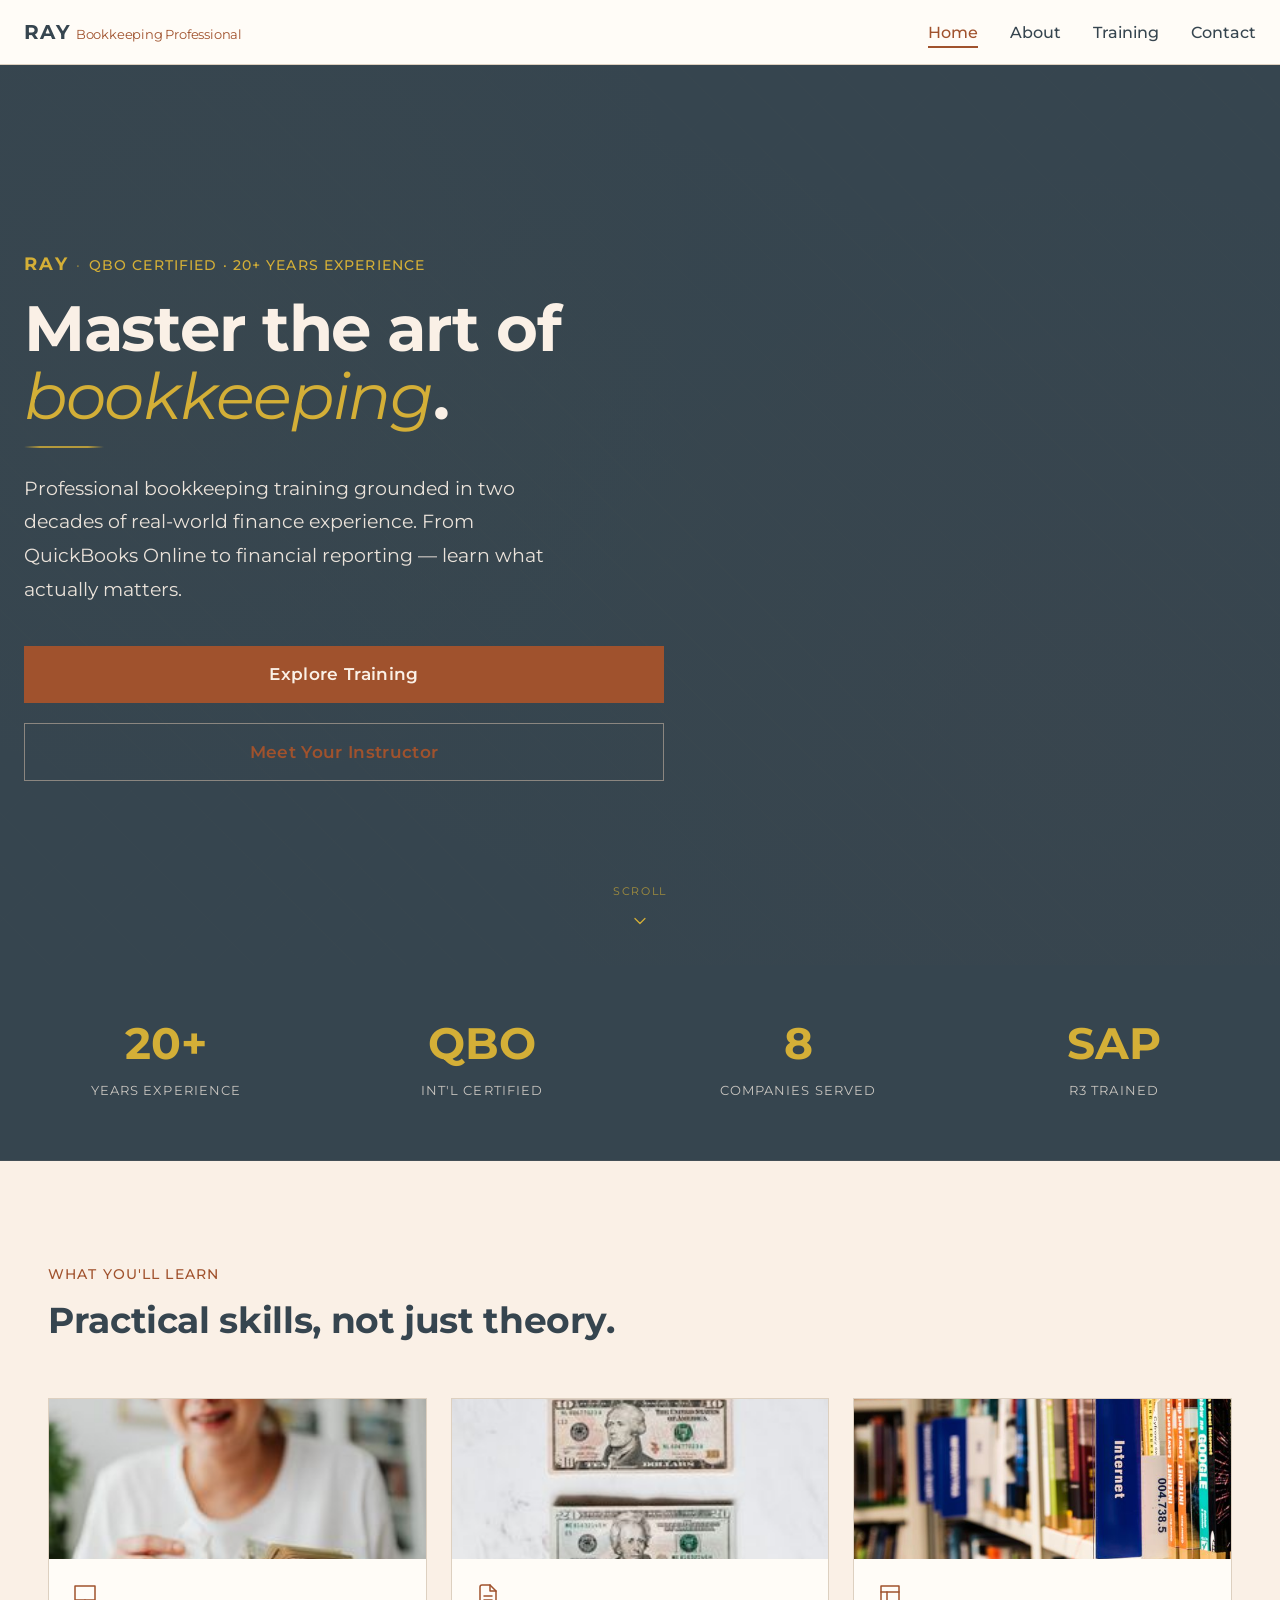
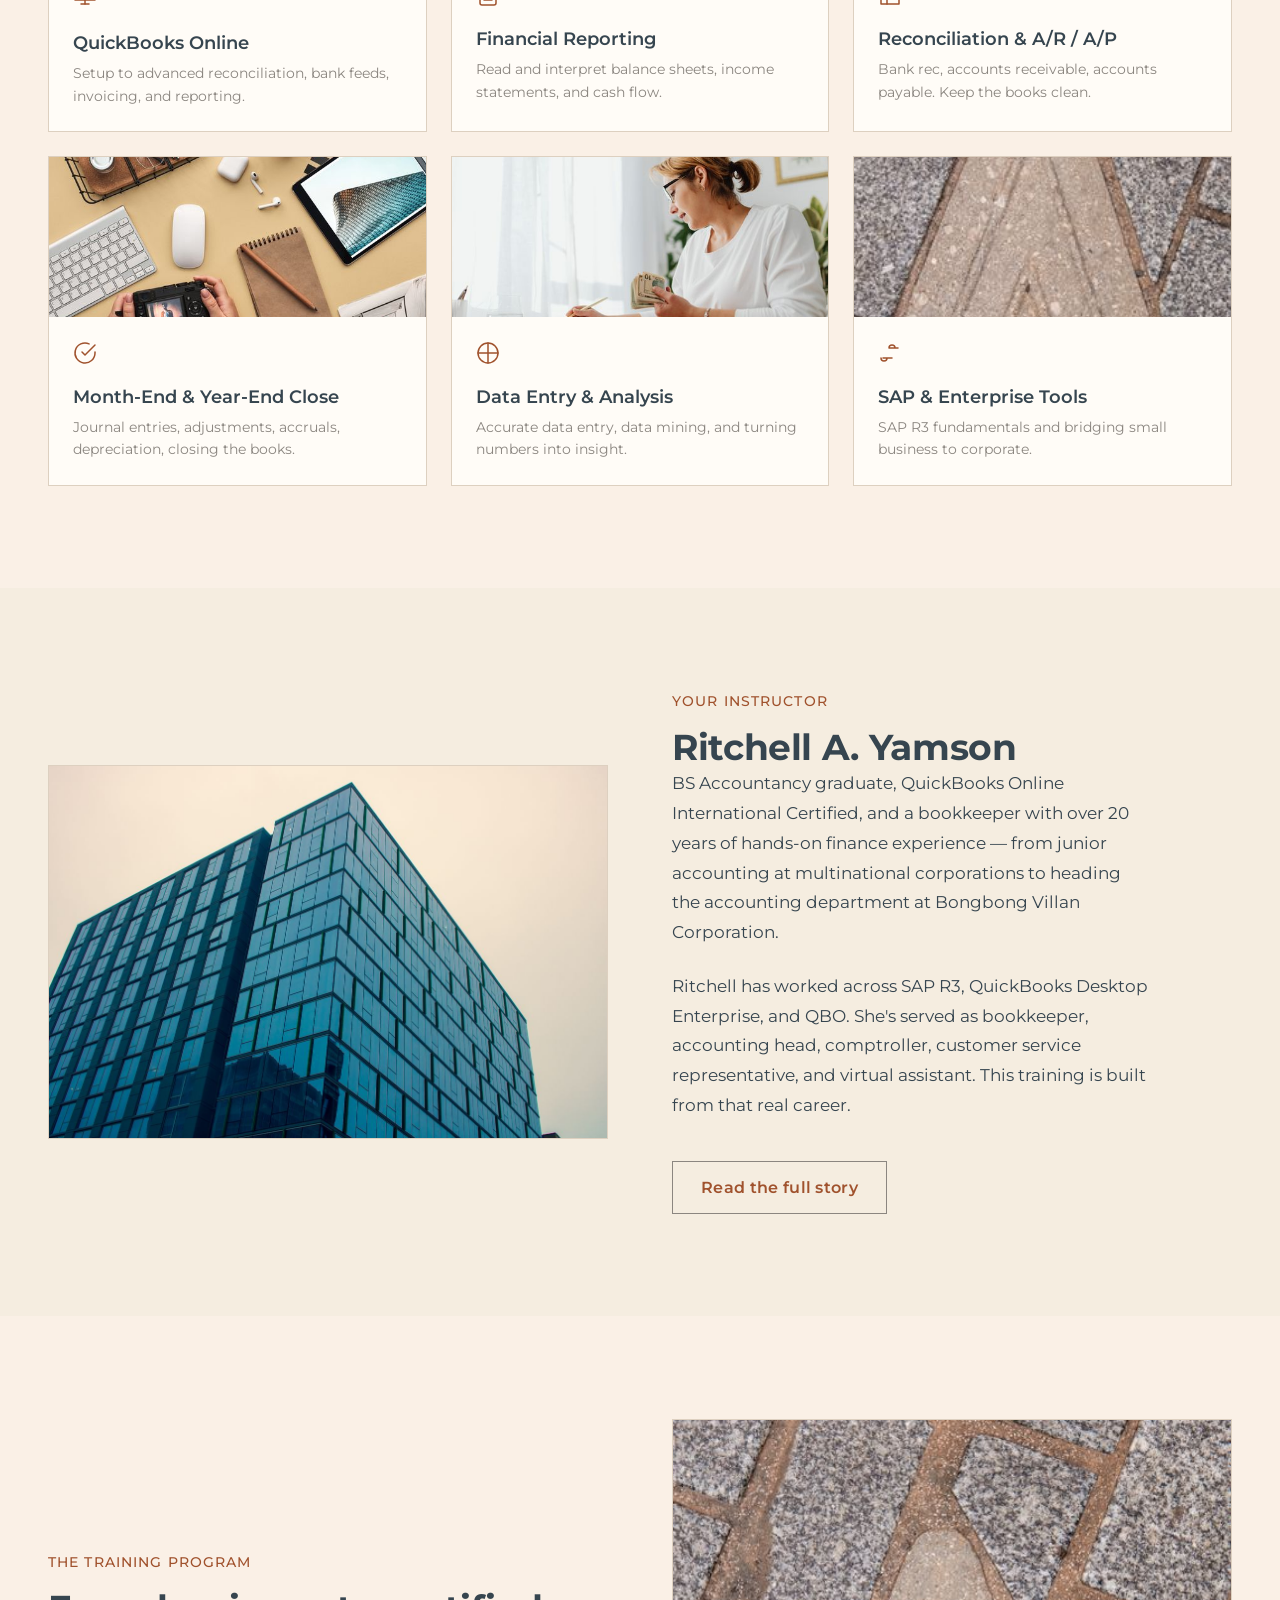
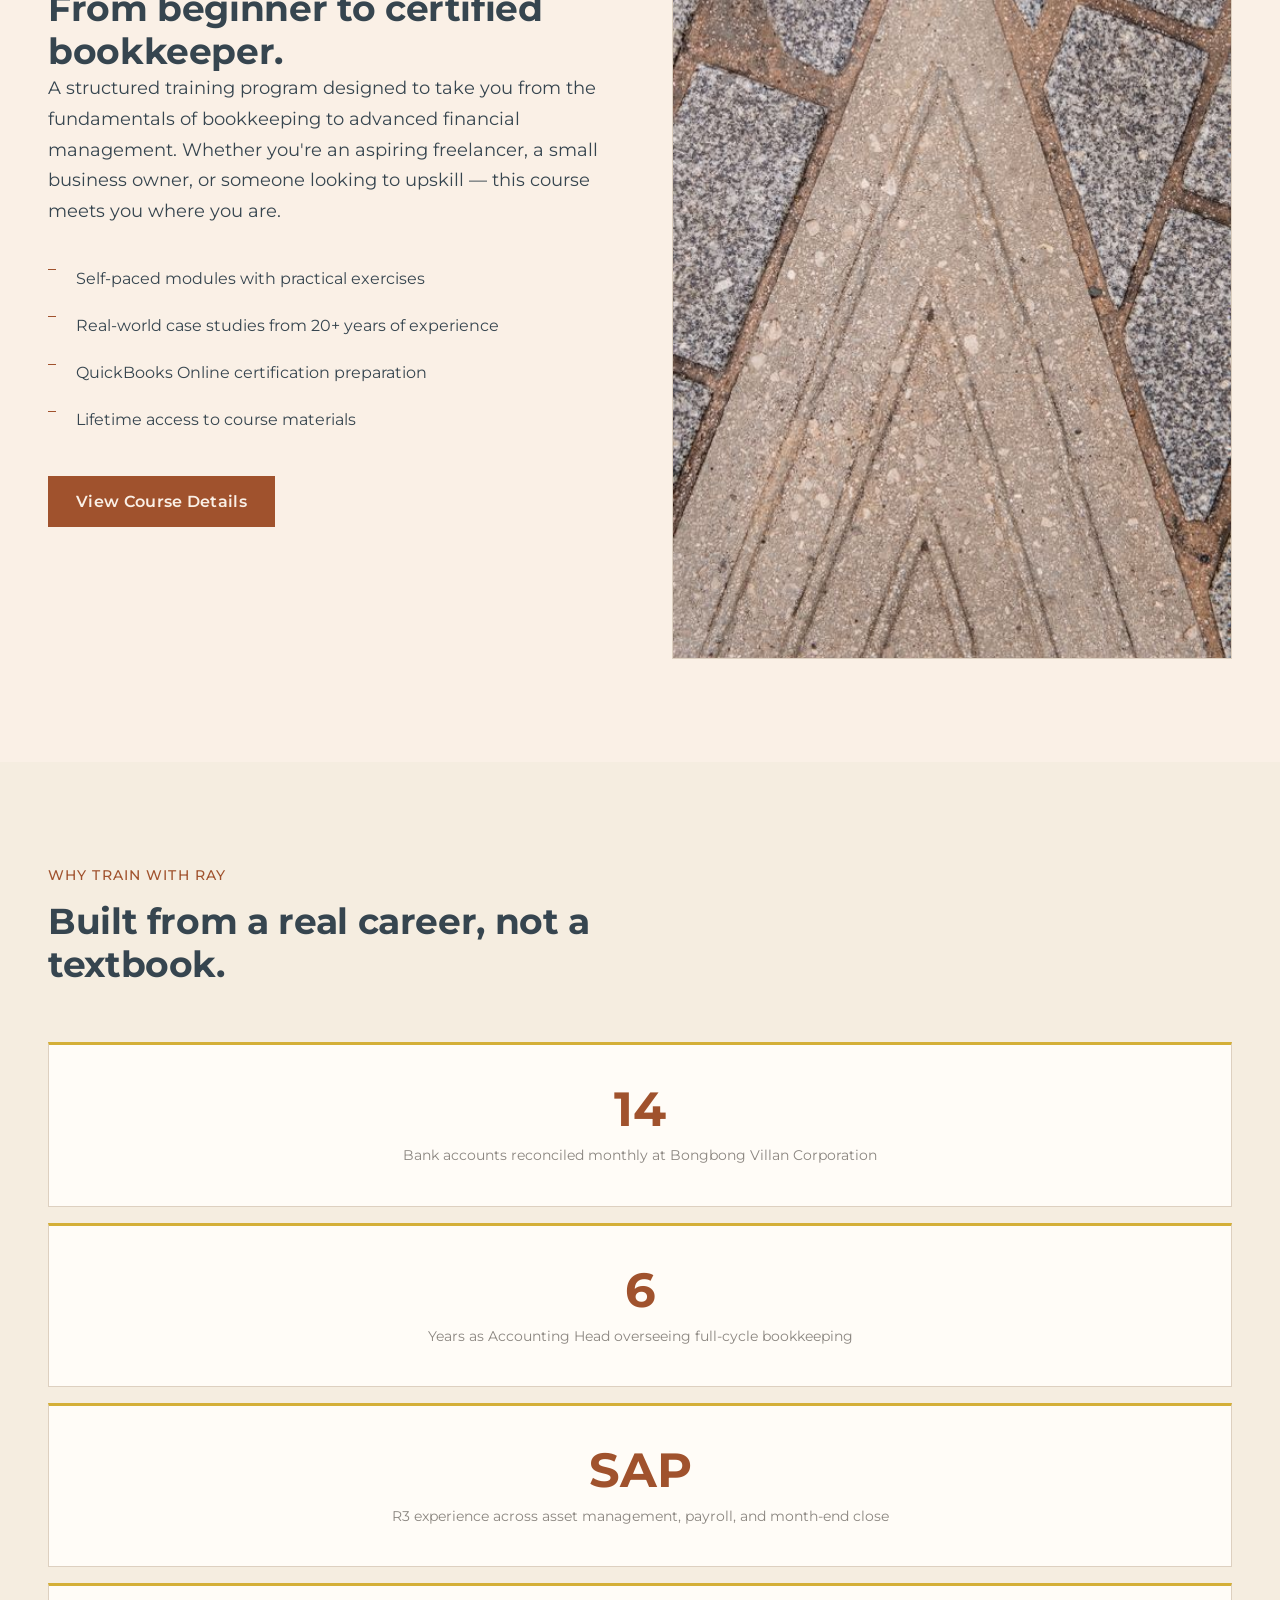
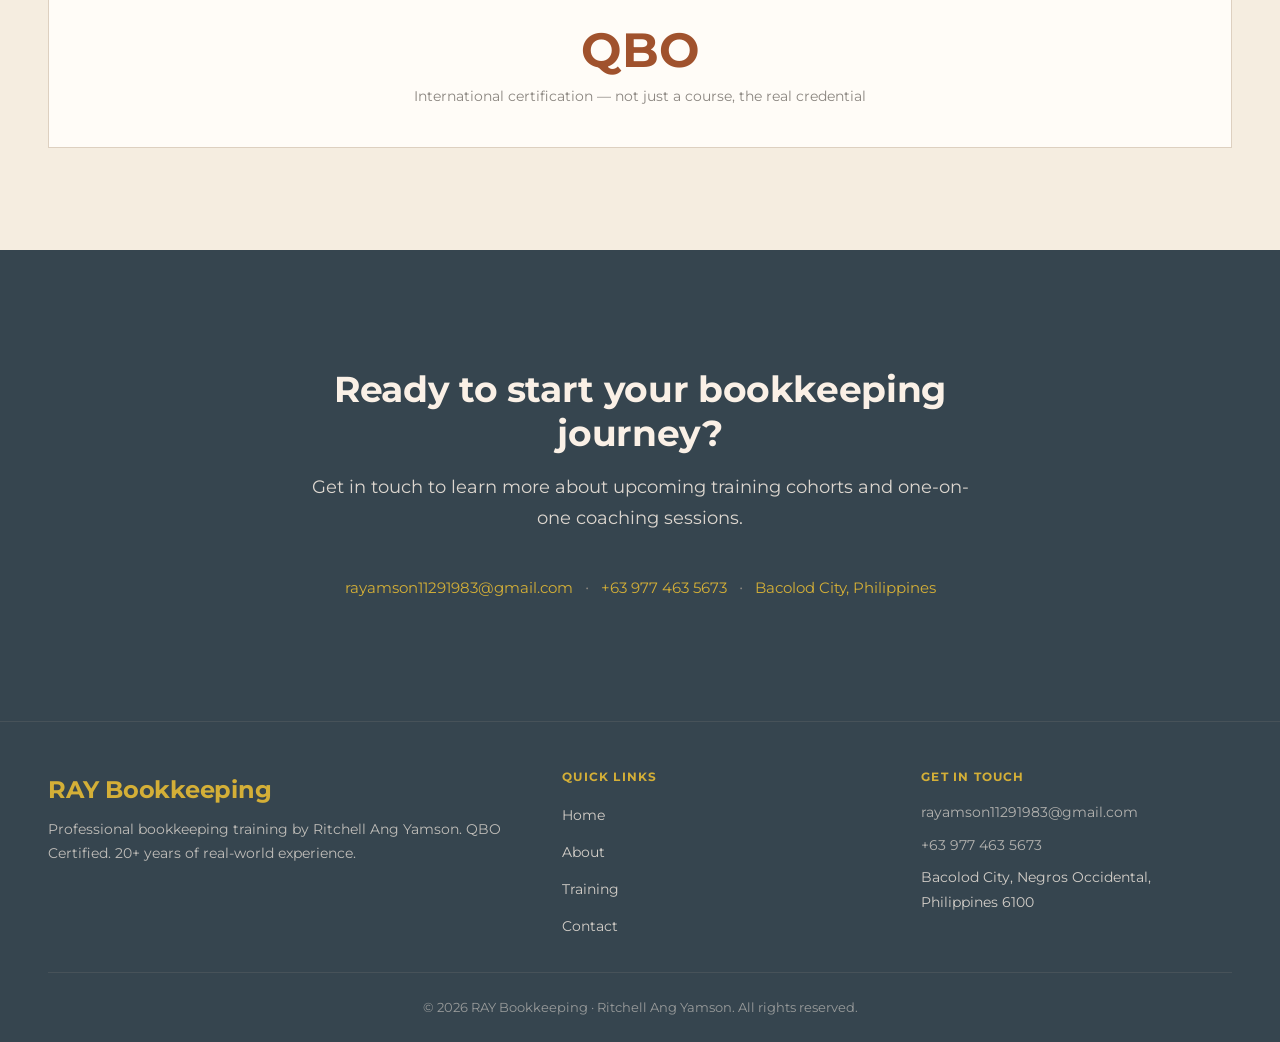
<file: index.html>
<!DOCTYPE html>
<html lang="en">
<head>
  <meta charset="UTF-8">
  <meta name="viewport" content="width=device-width, initial-scale=1.0">
  <title>RAY Bookkeeping | Professional Bookkeeping Training by Ritchell Ang Yamson</title>
  <meta name="description" content="RAY Bookkeeping — professional bookkeeping training by Ritchell Ang Yamson, QBO Certified bookkeeper with 20+ years of experience. Learn QuickBooks, financial reporting, and more.">
  <link rel="preconnect" href="https://fonts.googleapis.com">
  <link rel="preconnect" href="https://fonts.gstatic.com" crossorigin>
  <link href="https://fonts.googleapis.com/css2?family=Montserrat:wght@300;400;500;600;700&display=swap" rel="stylesheet">
  <link rel="stylesheet" href="assets/css/style.css">
</head>
<body>
  <!-- Navigation -->
  <nav class="nav">
    <div class="nav__container">
      <a href="index.html" class="nav__logo" aria-label="RAY Bookkeeping — Ritchell Ang Yamson">
          <span class="ray-letters">
            <span class="ray-letter" data-full="Ritchell">R</span><span class="ray-letter" data-full="Ang">A</span><span class="ray-letter" data-full="Yamson">Y</span>
          </span>
          <span class="nav__logo-sub">Bookkeeping Professional</span>
        </a>
      <button class="nav__toggle" aria-label="Menu" id="navToggle">
        <span></span><span></span><span></span>
      </button>
      <ul class="nav__menu" id="navMenu">
        <li><a href="index.html" class="nav__link nav__link--active">Home</a></li>
        <li><a href="about.html" class="nav__link">About</a></li>
        <li><a href="training.html" class="nav__link">Training</a></li>
        <li><a href="#contact" class="nav__link">Contact</a></li>
      </ul>
    </div>
  </nav>

  <!-- Hero -->
  <section class="hero">
    <div class="hero__bg">
      <div class="hero__bg-pattern"></div>
      <div class="hero__overlay"></div>
    </div>
    <div class="hero__content">
      <div class="hero__text">
        <p class="hero__eyebrow">
          <span class="ray-letters ray-letters--hero">
            <span class="ray-letter" data-full="Ritchell">R</span><span class="ray-letter" data-full="Ang">A</span><span class="ray-letter" data-full="Yamson">Y</span>
          </span>
          <span class="hero__eyebrow-sep">&middot;</span>
          QBO Certified &middot; 20+ Years Experience
        </p>
        <h1 class="hero__title">Master the art of <em>bookkeeping</em>.</h1>
        <p class="hero__subtitle">Professional bookkeeping training grounded in two decades of real-world finance experience. From QuickBooks Online to financial reporting — learn what actually matters.</p>
        <div class="hero__actions">
          <a href="training.html" class="btn btn--primary">Explore Training</a>
          <a href="about.html" class="btn btn--ghost">Meet Your Instructor</a>
        </div>
      </div>
    </div>
    <div class="hero__scroll">
      <span class="hero__scroll-text">Scroll</span>
      <span class="hero__scroll-chevron">
        <svg viewBox="0 0 24 24"><polyline points="6 9 12 15 18 9"/></svg>
      </span>
    </div>
  </section>

  <!-- Stats bar -->
  <section class="stats">
    <div class="stats__container">
      <div class="stat reveal">
        <span class="stat__number">20+</span>
        <span class="stat__label">Years Experience</span>
      </div>
      <div class="stat reveal">
        <span class="stat__number">QBO</span>
        <span class="stat__label">Int'l Certified</span>
      </div>
      <div class="stat reveal">
        <span class="stat__number">8</span>
        <span class="stat__label">Companies Served</span>
      </div>
      <div class="stat reveal">
        <span class="stat__number">SAP</span>
        <span class="stat__label">R3 Trained</span>
      </div>
    </div>
  </section>

  <!-- What you'll learn -->
  <section class="features">
    <div class="container">
      <div class="section-head reveal">
        <p class="section-head__eyebrow">What You'll Learn</p>
        <h2 class="section-head__title">Practical skills, not just theory.</h2>
      </div>
      <div class="features__grid">
        <div class="feature-card reveal">
          <div class="feature-card__image">
            <img src="assets/img/feature-qbo.jpeg" alt="QuickBooks Online dashboard" loading="lazy">
          </div>
          <div class="feature-card__body">
            <div class="feature-card__icon">
              <svg xmlns="http://www.w3.org/2000/svg" width="24" height="24" viewBox="0 0 24 24" fill="none" stroke="currentColor" stroke-width="1.5" stroke-linecap="round" stroke-linejoin="round"><rect x="2" y="3" width="20" height="14" rx="0"/><line x1="8" y1="21" x2="16" y2="21"/><line x1="12" y1="17" x2="12" y2="21"/></svg>
            </div>
            <h3 class="feature-card__title">QuickBooks Online</h3>
            <p class="feature-card__text">Setup to advanced reconciliation, bank feeds, invoicing, and reporting.</p>
          </div>
        </div>
        <div class="feature-card reveal">
          <div class="feature-card__image">
            <img src="assets/img/feature-reporting.jpeg" alt="Financial reports and documents" loading="lazy">
          </div>
          <div class="feature-card__body">
            <div class="feature-card__icon">
              <svg xmlns="http://www.w3.org/2000/svg" width="24" height="24" viewBox="0 0 24 24" fill="none" stroke="currentColor" stroke-width="1.5" stroke-linecap="round" stroke-linejoin="round"><path d="M14 2H6a2 2 0 0 0-2 2v16a2 2 0 0 0 2 2h12a2 2 0 0 0 2-2V8z"/><polyline points="14 2 14 8 20 8"/><line x1="16" y1="13" x2="8" y2="13"/><line x1="16" y1="17" x2="8" y2="17"/></svg>
            </div>
            <h3 class="feature-card__title">Financial Reporting</h3>
            <p class="feature-card__text">Read and interpret balance sheets, income statements, and cash flow.</p>
          </div>
        </div>
        <div class="feature-card reveal">
          <div class="feature-card__image">
            <img src="assets/img/feature-reconciliation.jpeg" alt="Calculator and financial documents" loading="lazy">
          </div>
          <div class="feature-card__body">
            <div class="feature-card__icon">
              <svg xmlns="http://www.w3.org/2000/svg" width="24" height="24" viewBox="0 0 24 24" fill="none" stroke="currentColor" stroke-width="1.5" stroke-linecap="round" stroke-linejoin="round"><rect x="3" y="3" width="18" height="18" rx="0"/><line x1="3" y1="9" x2="21" y2="9"/><line x1="9" y1="21" x2="9" y2="9"/></svg>
            </div>
            <h3 class="feature-card__title">Reconciliation &amp; A/R / A/P</h3>
            <p class="feature-card__text">Bank rec, accounts receivable, accounts payable. Keep the books clean.</p>
          </div>
        </div>
        <div class="feature-card reveal">
          <div class="feature-card__image">
            <img src="assets/img/feature-close.jpeg" alt="Calendar and notebook for month-end close" loading="lazy">
          </div>
          <div class="feature-card__body">
            <div class="feature-card__icon">
              <svg xmlns="http://www.w3.org/2000/svg" width="24" height="24" viewBox="0 0 24 24" fill="none" stroke="currentColor" stroke-width="1.5" stroke-linecap="round" stroke-linejoin="round"><path d="M22 11.08V12a10 10 0 1 1-5.93-9.14"/><polyline points="22 4 12 14.01 9 11.01"/></svg>
            </div>
            <h3 class="feature-card__title">Month-End &amp; Year-End Close</h3>
            <p class="feature-card__text">Journal entries, adjustments, accruals, depreciation, closing the books.</p>
          </div>
        </div>
        <div class="feature-card reveal">
          <div class="feature-card__image">
            <img src="assets/img/feature-data.jpeg" alt="Spreadsheet with financial data" loading="lazy">
          </div>
          <div class="feature-card__body">
            <div class="feature-card__icon">
              <svg xmlns="http://www.w3.org/2000/svg" width="24" height="24" viewBox="0 0 24 24" fill="none" stroke="currentColor" stroke-width="1.5" stroke-linecap="round" stroke-linejoin="round"><path d="M12 2v20M2 12h20"/><circle cx="12" cy="12" r="10"/></svg>
            </div>
            <h3 class="feature-card__title">Data Entry &amp; Analysis</h3>
            <p class="feature-card__text">Accurate data entry, data mining, and turning numbers into insight.</p>
          </div>
        </div>
        <div class="feature-card reveal">
          <div class="feature-card__image">
            <img src="assets/img/feature-sap.jpeg" alt="Office workspace with enterprise software" loading="lazy">
          </div>
          <div class="feature-card__body">
            <div class="feature-card__icon">
              <svg xmlns="http://www.w3.org/2000/svg" width="24" height="24" viewBox="0 0 24 24" fill="none" stroke="currentColor" stroke-width="1.5" stroke-linecap="round" stroke-linejoin="round"><path d="M20 7h-9M14 17H5M17 7a3 3 0 1 0-6 0M3 17a3 3 0 1 0 6 0"/></svg>
            </div>
            <h3 class="feature-card__title">SAP &amp; Enterprise Tools</h3>
            <p class="feature-card__text">SAP R3 fundamentals and bridging small business to corporate.</p>
          </div>
        </div>
      </div>
    </div>
  </section>

  <!-- About preview -->
  <section class="about-preview">
    <div class="container">
      <div class="about-preview__grid">
        <div class="about-preview__image reveal">
          <img src="assets/img/about-1.jpeg" alt="Calculator and financial documents on desk" loading="lazy">
        </div>
        <div class="about-preview__content reveal">
          <p class="section-head__eyebrow">Your Instructor</p>
          <h2 class="section-head__title">Ritchell A. Yamson</h2>
          <p class="about-preview__bio">BS Accountancy graduate, QuickBooks Online International Certified, and a bookkeeper with over 20 years of hands-on finance experience — from junior accounting at multinational corporations to heading the accounting department at Bongbong Villan Corporation.</p>
          <p class="about-preview__bio">Ritchell has worked across SAP R3, QuickBooks Desktop Enterprise, and QBO. She's served as bookkeeper, accounting head, comptroller, customer service representative, and virtual assistant. This training is built from that real career.</p>
          <a href="about.html" class="btn btn--ghost">Read the full story</a>
        </div>
      </div>
    </div>
  </section>

  <!-- Training preview -->
  <section class="training-preview">
    <div class="container">
      <div class="training-preview__grid">
        <div class="training-preview__content reveal">
          <p class="section-head__eyebrow">The Training Program</p>
          <h2 class="section-head__title">From beginner to certified bookkeeper.</h2>
          <p class="training-preview__text">A structured training program designed to take you from the fundamentals of bookkeeping to advanced financial management. Whether you're an aspiring freelancer, a small business owner, or someone looking to upskill — this course meets you where you are.</p>
          <ul class="training-preview__list">
            <li>Self-paced modules with practical exercises</li>
            <li>Real-world case studies from 20+ years of experience</li>
            <li>QuickBooks Online certification preparation</li>
            <li>Lifetime access to course materials</li>
          </ul>
          <a href="training.html" class="btn btn--primary">View Course Details</a>
        </div>
        <div class="training-preview__image reveal">
          <img src="assets/img/training-2.jpeg" alt="Person working on laptop with financial documents" loading="lazy">
        </div>
      </div>
    </div>
  </section>

  <!-- Why RAY Bookkeeping -->
  <section class="why-ray">
    <div class="container">
      <div class="section-head reveal">
        <p class="section-head__eyebrow">Why Train With RAY</p>
        <h2 class="section-head__title">Built from a real career, not a textbook.</h2>
      </div>
      <div class="why-ray__grid">
        <div class="why-ray__card reveal">
          <div class="why-ray__number">14</div>
          <p class="why-ray__label">Bank accounts reconciled monthly at Bongbong Villan Corporation</p>
        </div>
        <div class="why-ray__card reveal">
          <div class="why-ray__number">6</div>
          <p class="why-ray__label">Years as Accounting Head overseeing full-cycle bookkeeping</p>
        </div>
        <div class="why-ray__card reveal">
          <div class="why-ray__number">SAP</div>
          <p class="why-ray__label">R3 experience across asset management, payroll, and month-end close</p>
        </div>
        <div class="why-ray__card reveal">
          <div class="why-ray__number">QBO</div>
          <p class="why-ray__label">International certification — not just a course, the real credential</p>
        </div>
      </div>
    </div>
  </section>

  <!-- CTA -->
  <section class="cta" id="contact">
    <div class="container">
      <div class="cta__box reveal">
        <h2 class="cta__title">Ready to start your bookkeeping journey?</h2>
        <p class="cta__text">Get in touch to learn more about upcoming training cohorts and one-on-one coaching sessions.</p>
        <div class="cta__contact">
          <a href="mailto:rayamson11291983@gmail.com" class="cta__contact-link">rayamson11291983@gmail.com</a>
          <span class="cta__contact-sep">&middot;</span>
          <a href="tel:+639774635673" class="cta__contact-link">+63 977 463 5673</a>
          <span class="cta__contact-sep">&middot;</span>
          <span class="cta__contact-link">Bacolod City, Philippines</span>
        </div>
      </div>
    </div>
  </section>

  <!-- Footer -->
  <footer class="footer">
    <div class="container">
      <div class="footer__grid">
        <div class="footer__brand">
          <span class="footer__brand-name">RAY Bookkeeping</span>
          <span class="footer__brand-sub">Professional bookkeeping training by Ritchell Ang Yamson. QBO Certified. 20+ years of real-world experience.</span>
        </div>
        <div class="footer__col">
          <h4 class="footer__col-title">Quick Links</h4>
          <ul class="footer__links">
            <li><a href="index.html">Home</a></li>
            <li><a href="about.html">About</a></li>
            <li><a href="training.html">Training</a></li>
            <li><a href="index.html#contact">Contact</a></li>
          </ul>
        </div>
        <div class="footer__col">
          <h4 class="footer__col-title">Get in Touch</h4>
          <p class="footer__contact-item"><a href="mailto:rayamson11291983@gmail.com">rayamson11291983@gmail.com</a></p>
          <p class="footer__contact-item"><a href="tel:+639774635673">+63 977 463 5673</a></p>
          <p class="footer__contact-item">Bacolod City, Negros Occidental, Philippines 6100</p>
        </div>
      </div>
      <div class="footer__bottom">
        <p class="footer__text">&copy; 2026 RAY Bookkeeping &middot; Ritchell Ang Yamson. All rights reserved.</p>
      </div>
    </div>
  </footer>

  <!-- Back to top button -->
  <button class="back-to-top" aria-label="Back to top">
    <svg viewBox="0 0 24 24"><polyline points="18 15 12 9 6 15"/></svg>
  </button>

  <script src="assets/js/main.js"></script>
</body>
</html>
</file>
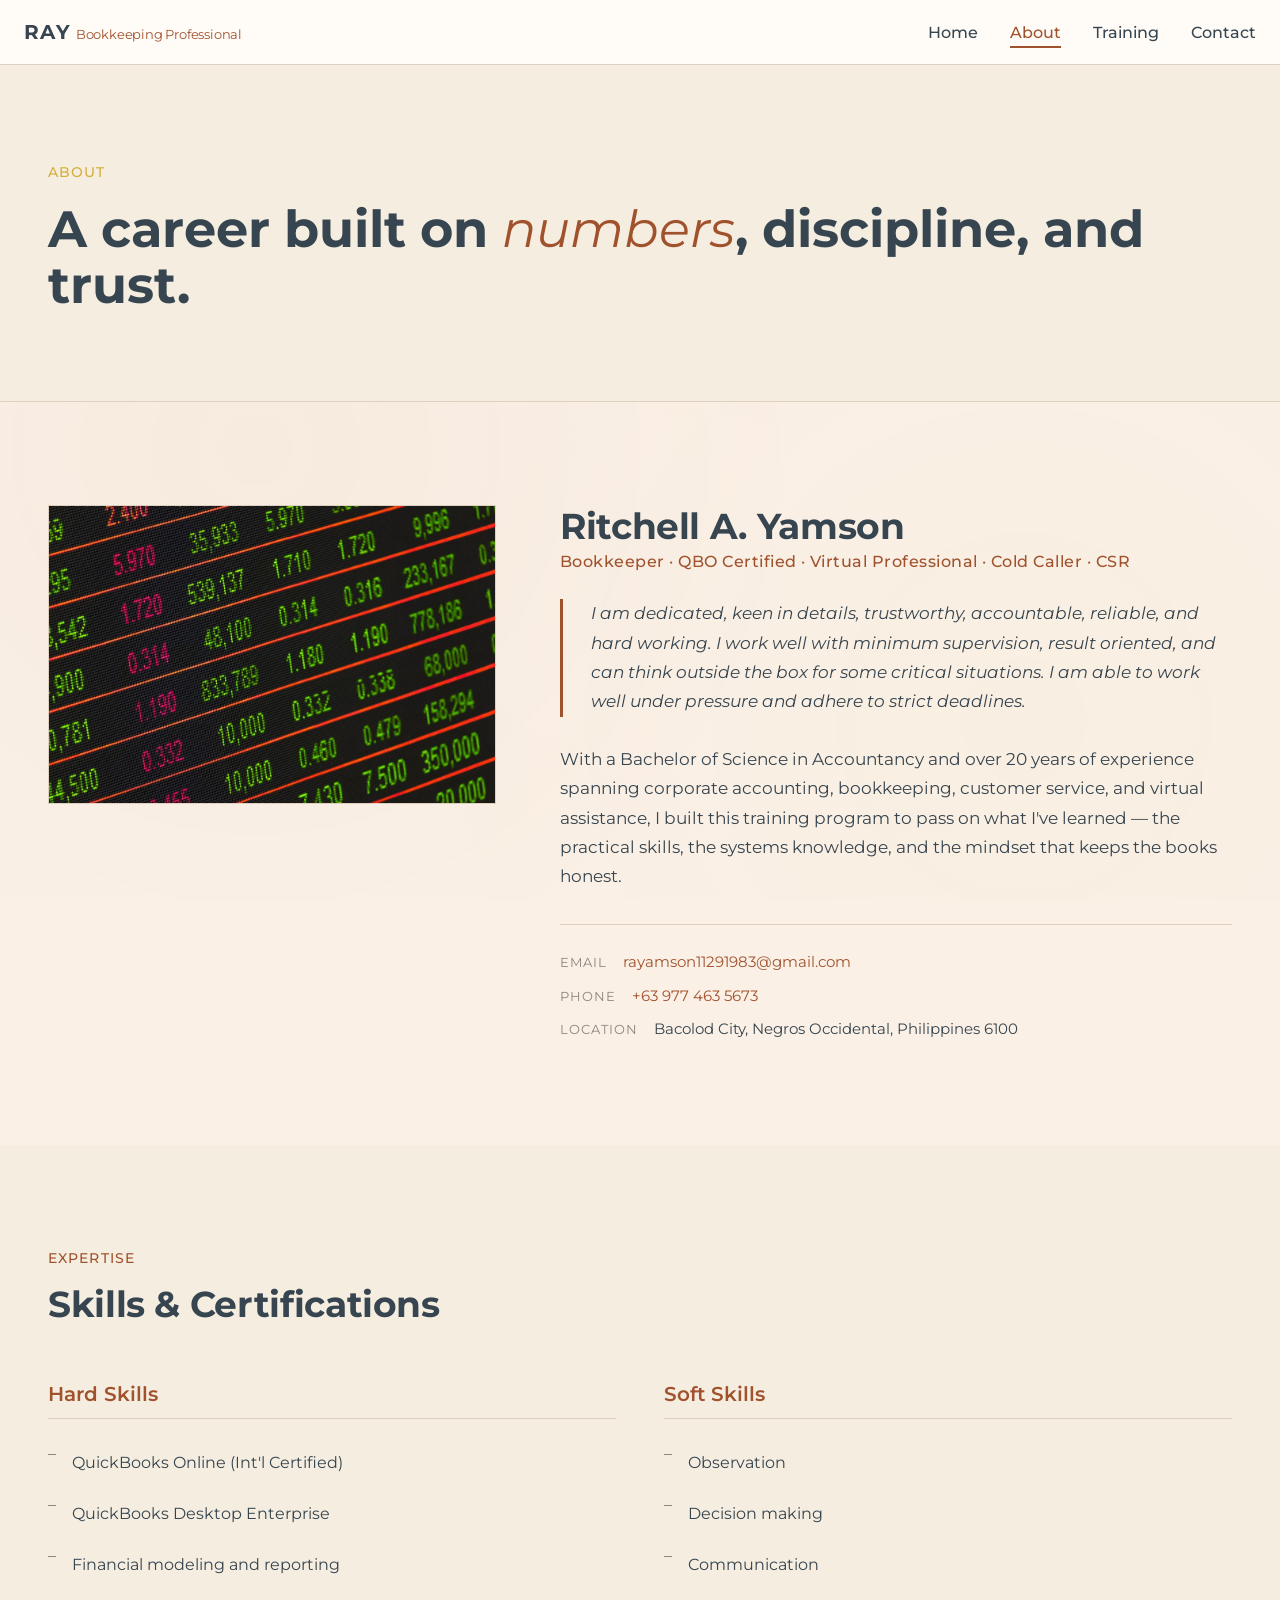
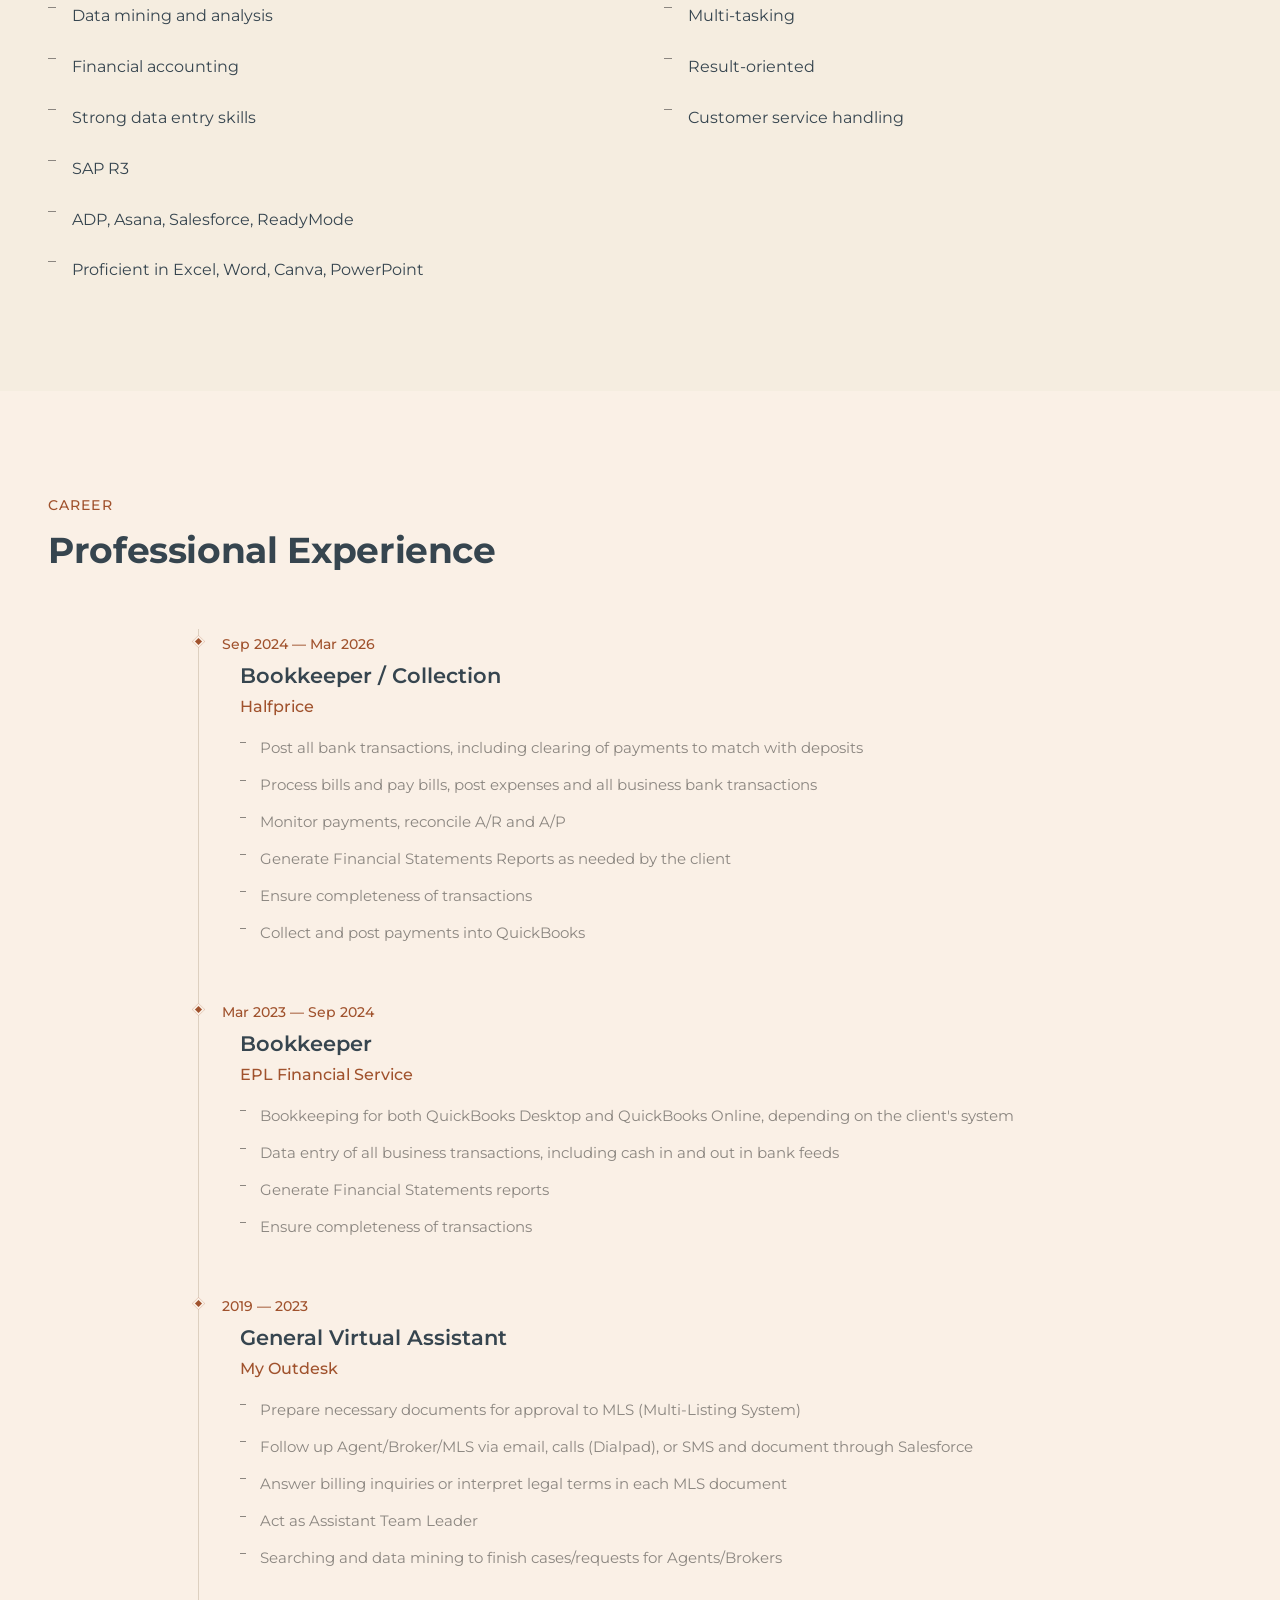
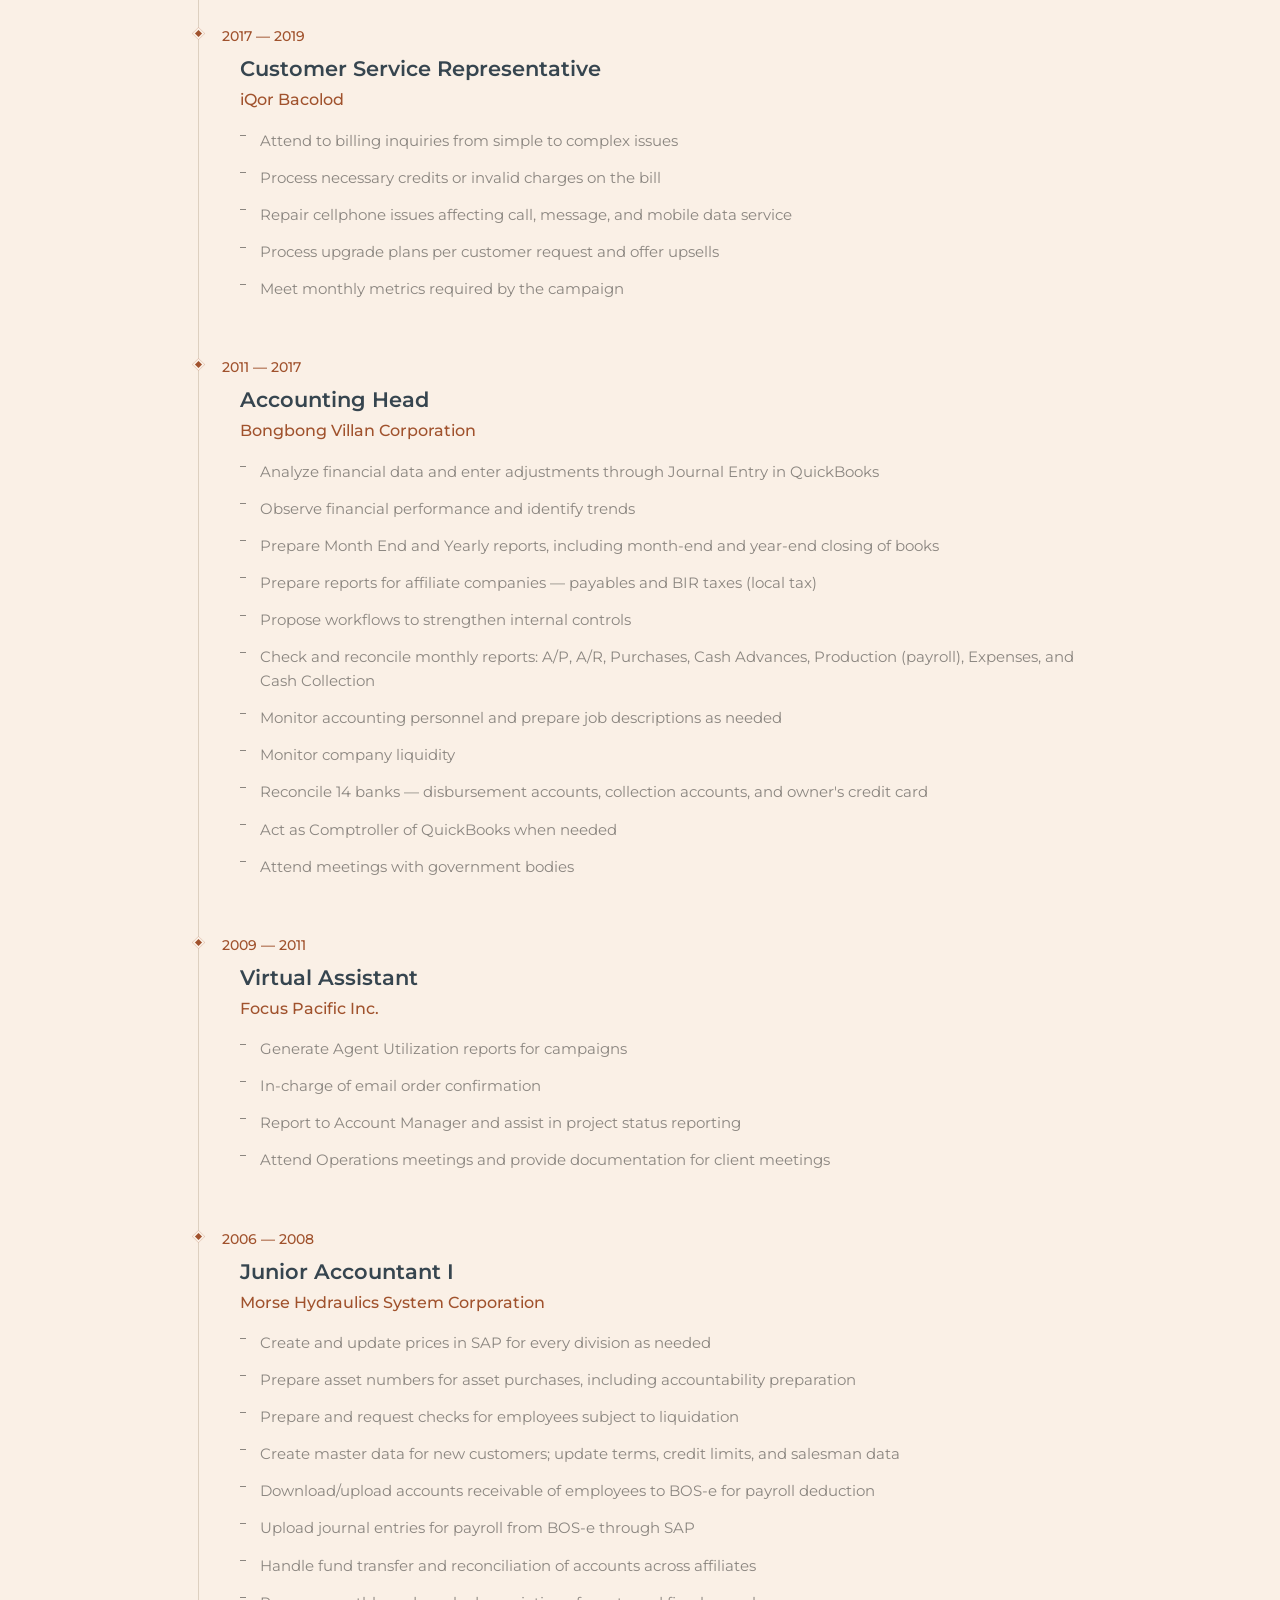
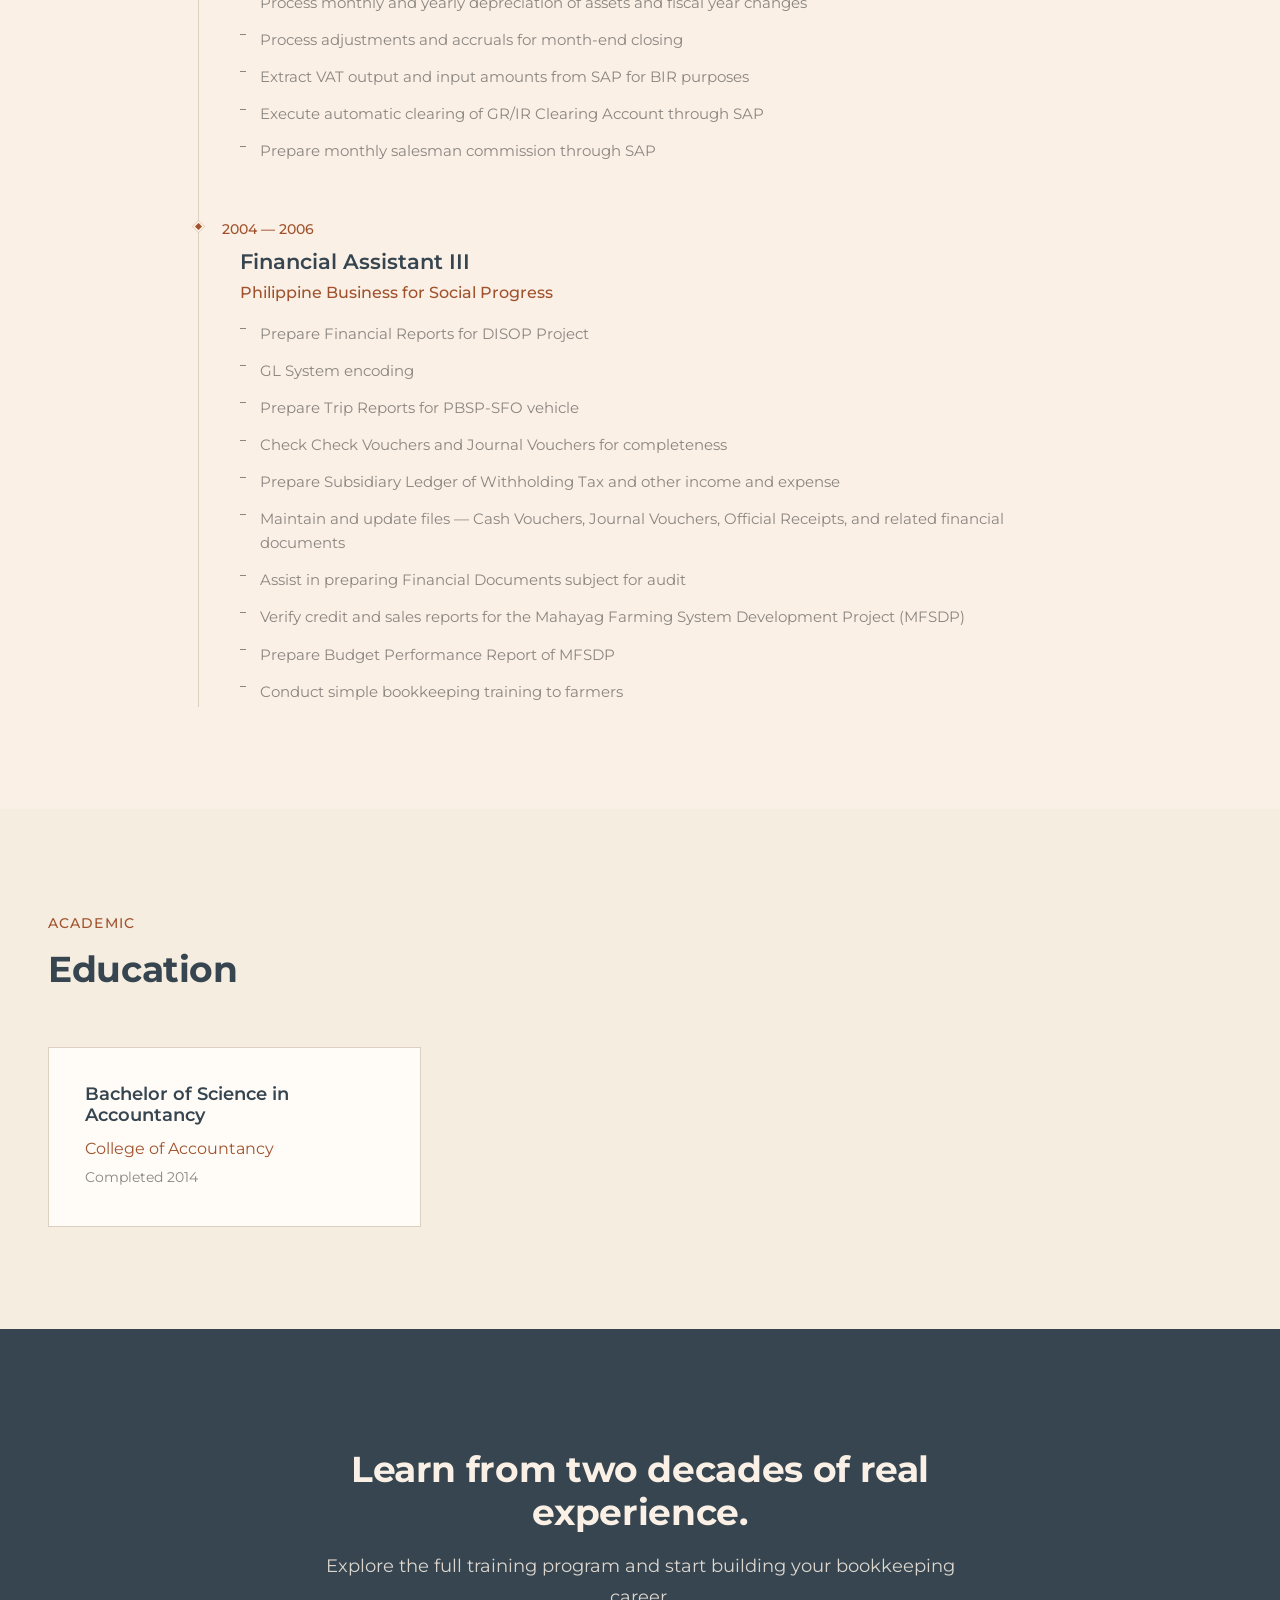
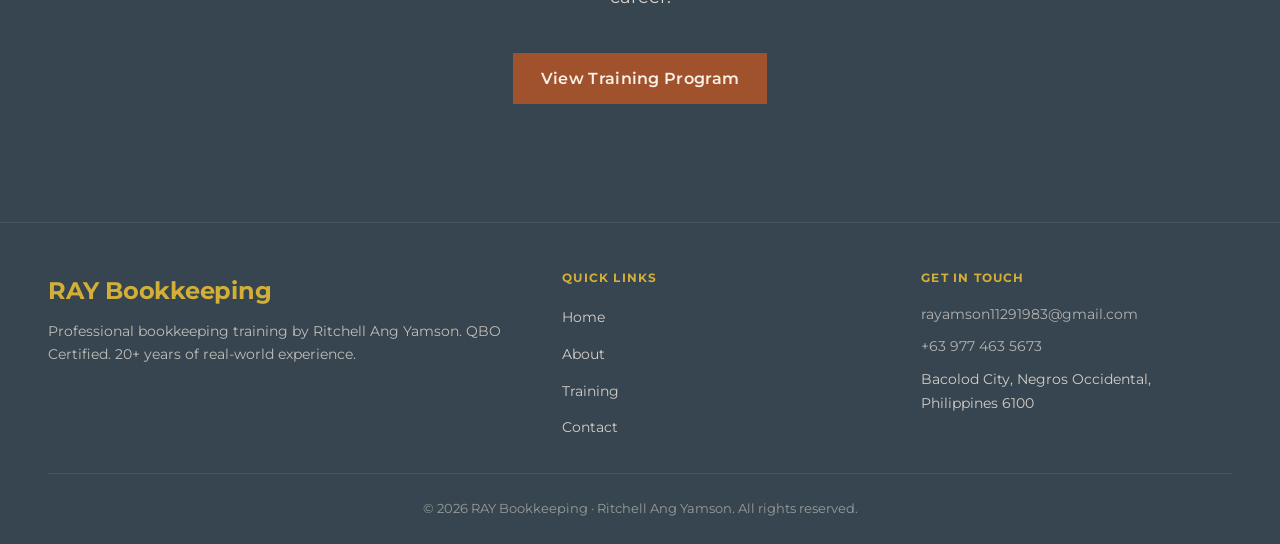
<file: about.html>
<!DOCTYPE html>
<html lang="en">
<head>
  <meta charset="UTF-8">
  <meta name="viewport" content="width=device-width, initial-scale=1.0">
  <title>About — Ritchell Yamson Bookkeeping Training</title>
  <meta name="description" content="Meet Ritchell A. Yamson — QBO Certified bookkeeper with 20+ years of experience across accounting, bookkeeping, and virtual assistance.">
  <link rel="preconnect" href="https://fonts.googleapis.com">
  <link rel="preconnect" href="https://fonts.gstatic.com" crossorigin>
  <link href="https://fonts.googleapis.com/css2?family=Montserrat:wght@300;400;500;600;700&display=swap" rel="stylesheet">
  <link rel="stylesheet" href="assets/css/style.css">
</head>
<body>
  <!-- Navigation -->
  <nav class="nav">
    <div class="nav__container">
      <a href="index.html" class="nav__logo" aria-label="RAY Bookkeeping — Ritchell Ang Yamson">
          <span class="ray-letters">
            <span class="ray-letter" data-full="Ritchell">R</span><span class="ray-letter" data-full="Ang">A</span><span class="ray-letter" data-full="Yamson">Y</span>
          </span>
          <span class="nav__logo-sub">Bookkeeping Professional</span>
        </a>
      <button class="nav__toggle" aria-label="Menu" id="navToggle">
        <span></span><span></span><span></span>
      </button>
      <ul class="nav__menu" id="navMenu">
        <li><a href="index.html" class="nav__link">Home</a></li>
        <li><a href="about.html" class="nav__link nav__link--active">About</a></li>
        <li><a href="training.html" class="nav__link">Training</a></li>
        <li><a href="index.html#contact" class="nav__link">Contact</a></li>
      </ul>
    </div>
  </nav>

  <!-- Page header -->
  <section class="page-hero">
    <div class="container">
      <p class="hero__eyebrow">About</p>
      <h1 class="page-hero__title">A career built on <em>numbers</em>, discipline, and trust.</h1>
    </div>
  </section>

  <!-- Bio -->
  <section class="bio">
    <div class="container">
      <div class="bio__grid">
        <div class="bio__image reveal">
          <img src="assets/img/workspace-1.jpeg" alt="Workspace with financial documents and laptop" loading="lazy">
        </div>
        <div class="bio__content reveal">
          <h2 class="section-head__title">Ritchell A. Yamson</h2>
          <p class="bio__role">Bookkeeper &middot; QBO Certified &middot; Virtual Professional &middot; Cold Caller &middot; CSR</p>
          <div class="bio__quote">
            <p class="bio__text">I am dedicated, keen in details, trustworthy, accountable, reliable, and hard working. I work well with minimum supervision, result oriented, and can think outside the box for some critical situations. I am able to work well under pressure and adhere to strict deadlines.</p>
          </div>
          <p class="bio__text">With a Bachelor of Science in Accountancy and over 20 years of experience spanning corporate accounting, bookkeeping, customer service, and virtual assistance, I built this training program to pass on what I've learned — the practical skills, the systems knowledge, and the mindset that keeps the books honest.</p>
          <div class="bio__contact">
            <p class="bio__contact-item"><span class="bio__contact-label">Email</span> <a href="mailto:rayamson11291983@gmail.com">rayamson11291983@gmail.com</a></p>
            <p class="bio__contact-item"><span class="bio__contact-label">Phone</span> <a href="tel:+639774635673">+63 977 463 5673</a></p>
            <p class="bio__contact-item"><span class="bio__contact-label">Location</span> Bacolod City, Negros Occidental, Philippines 6100</p>
          </div>
        </div>
      </div>
    </div>
  </section>

  <!-- Skills -->
  <section class="skills">
    <div class="container">
      <div class="section-head reveal">
        <p class="section-head__eyebrow">Expertise</p>
        <h2 class="section-head__title">Skills & Certifications</h2>
      </div>
      <div class="skills__grid">
        <div class="skill-group reveal">
          <h3 class="skill-group__title">Hard Skills</h3>
          <ul class="skill-group__list">
            <li>QuickBooks Online (Int'l Certified)</li>
            <li>QuickBooks Desktop Enterprise</li>
            <li>Financial modeling and reporting</li>
            <li>Data mining and analysis</li>
            <li>Financial accounting</li>
            <li>Strong data entry skills</li>
            <li>SAP R3</li>
            <li>ADP, Asana, Salesforce, ReadyMode</li>
            <li>Proficient in Excel, Word, Canva, PowerPoint</li>
          </ul>
        </div>
        <div class="skill-group reveal">
          <h3 class="skill-group__title">Soft Skills</h3>
          <ul class="skill-group__list">
            <li>Observation</li>
            <li>Decision making</li>
            <li>Communication</li>
            <li>Multi-tasking</li>
            <li>Result-oriented</li>
            <li>Customer service handling</li>
          </ul>
        </div>
      </div>
    </div>
  </section>

  <!-- Timeline -->
  <section class="timeline">
    <div class="container">
      <div class="section-head reveal">
        <p class="section-head__eyebrow">Career</p>
        <h2 class="section-head__title">Professional Experience</h2>
      </div>
      <div class="timeline__list">
        <div class="timeline-item reveal">
          <div class="timeline-item__year">Sep 2024 — Mar 2026</div>
          <div class="timeline-item__body">
            <h3 class="timeline-item__role">Bookkeeper / Collection</h3>
            <p class="timeline-item__company">Halfprice</p>
            <ul class="timeline-item__details">
              <li>Post all bank transactions, including clearing of payments to match with deposits</li>
              <li>Process bills and pay bills, post expenses and all business bank transactions</li>
              <li>Monitor payments, reconcile A/R and A/P</li>
              <li>Generate Financial Statements Reports as needed by the client</li>
              <li>Ensure completeness of transactions</li>
              <li>Collect and post payments into QuickBooks</li>
            </ul>
          </div>
        </div>
        <div class="timeline-item reveal">
          <div class="timeline-item__year">Mar 2023 — Sep 2024</div>
          <div class="timeline-item__body">
            <h3 class="timeline-item__role">Bookkeeper</h3>
            <p class="timeline-item__company">EPL Financial Service</p>
            <ul class="timeline-item__details">
              <li>Bookkeeping for both QuickBooks Desktop and QuickBooks Online, depending on the client's system</li>
              <li>Data entry of all business transactions, including cash in and out in bank feeds</li>
              <li>Generate Financial Statements reports</li>
              <li>Ensure completeness of transactions</li>
            </ul>
          </div>
        </div>
        <div class="timeline-item reveal">
          <div class="timeline-item__year">2019 — 2023</div>
          <div class="timeline-item__body">
            <h3 class="timeline-item__role">General Virtual Assistant</h3>
            <p class="timeline-item__company">My Outdesk</p>
            <ul class="timeline-item__details">
              <li>Prepare necessary documents for approval to MLS (Multi-Listing System)</li>
              <li>Follow up Agent/Broker/MLS via email, calls (Dialpad), or SMS and document through Salesforce</li>
              <li>Answer billing inquiries or interpret legal terms in each MLS document</li>
              <li>Act as Assistant Team Leader</li>
              <li>Searching and data mining to finish cases/requests for Agents/Brokers</li>
            </ul>
          </div>
        </div>
        <div class="timeline-item reveal">
          <div class="timeline-item__year">2017 — 2019</div>
          <div class="timeline-item__body">
            <h3 class="timeline-item__role">Customer Service Representative</h3>
            <p class="timeline-item__company">iQor Bacolod</p>
            <ul class="timeline-item__details">
              <li>Attend to billing inquiries from simple to complex issues</li>
              <li>Process necessary credits or invalid charges on the bill</li>
              <li>Repair cellphone issues affecting call, message, and mobile data service</li>
              <li>Process upgrade plans per customer request and offer upsells</li>
              <li>Meet monthly metrics required by the campaign</li>
            </ul>
          </div>
        </div>
        <div class="timeline-item reveal">
          <div class="timeline-item__year">2011 — 2017</div>
          <div class="timeline-item__body">
            <h3 class="timeline-item__role">Accounting Head</h3>
            <p class="timeline-item__company">Bongbong Villan Corporation</p>
            <ul class="timeline-item__details">
              <li>Analyze financial data and enter adjustments through Journal Entry in QuickBooks</li>
              <li>Observe financial performance and identify trends</li>
              <li>Prepare Month End and Yearly reports, including month-end and year-end closing of books</li>
              <li>Prepare reports for affiliate companies — payables and BIR taxes (local tax)</li>
              <li>Propose workflows to strengthen internal controls</li>
              <li>Check and reconcile monthly reports: A/P, A/R, Purchases, Cash Advances, Production (payroll), Expenses, and Cash Collection</li>
              <li>Monitor accounting personnel and prepare job descriptions as needed</li>
              <li>Monitor company liquidity</li>
              <li>Reconcile 14 banks — disbursement accounts, collection accounts, and owner's credit card</li>
              <li>Act as Comptroller of QuickBooks when needed</li>
              <li>Attend meetings with government bodies</li>
            </ul>
          </div>
        </div>
        <div class="timeline-item reveal">
          <div class="timeline-item__year">2009 — 2011</div>
          <div class="timeline-item__body">
            <h3 class="timeline-item__role">Virtual Assistant</h3>
            <p class="timeline-item__company">Focus Pacific Inc.</p>
            <ul class="timeline-item__details">
              <li>Generate Agent Utilization reports for campaigns</li>
              <li>In-charge of email order confirmation</li>
              <li>Report to Account Manager and assist in project status reporting</li>
              <li>Attend Operations meetings and provide documentation for client meetings</li>
            </ul>
          </div>
        </div>
        <div class="timeline-item reveal">
          <div class="timeline-item__year">2006 — 2008</div>
          <div class="timeline-item__body">
            <h3 class="timeline-item__role">Junior Accountant I</h3>
            <p class="timeline-item__company">Morse Hydraulics System Corporation</p>
            <ul class="timeline-item__details">
              <li>Create and update prices in SAP for every division as needed</li>
              <li>Prepare asset numbers for asset purchases, including accountability preparation</li>
              <li>Prepare and request checks for employees subject to liquidation</li>
              <li>Create master data for new customers; update terms, credit limits, and salesman data</li>
              <li>Download/upload accounts receivable of employees to BOS-e for payroll deduction</li>
              <li>Upload journal entries for payroll from BOS-e through SAP</li>
              <li>Handle fund transfer and reconciliation of accounts across affiliates</li>
              <li>Process monthly and yearly depreciation of assets and fiscal year changes</li>
              <li>Process adjustments and accruals for month-end closing</li>
              <li>Extract VAT output and input amounts from SAP for BIR purposes</li>
              <li>Execute automatic clearing of GR/IR Clearing Account through SAP</li>
              <li>Prepare monthly salesman commission through SAP</li>
            </ul>
          </div>
        </div>
        <div class="timeline-item reveal">
          <div class="timeline-item__year">2004 — 2006</div>
          <div class="timeline-item__body">
            <h3 class="timeline-item__role">Financial Assistant III</h3>
            <p class="timeline-item__company">Philippine Business for Social Progress</p>
            <ul class="timeline-item__details">
              <li>Prepare Financial Reports for DISOP Project</li>
              <li>GL System encoding</li>
              <li>Prepare Trip Reports for PBSP-SFO vehicle</li>
              <li>Check Check Vouchers and Journal Vouchers for completeness</li>
              <li>Prepare Subsidiary Ledger of Withholding Tax and other income and expense</li>
              <li>Maintain and update files — Cash Vouchers, Journal Vouchers, Official Receipts, and related financial documents</li>
              <li>Assist in preparing Financial Documents subject for audit</li>
              <li>Verify credit and sales reports for the Mahayag Farming System Development Project (MFSDP)</li>
              <li>Prepare Budget Performance Report of MFSDP</li>
              <li>Conduct simple bookkeeping training to farmers</li>
            </ul>
          </div>
        </div>
      </div>
    </div>
  </section>

  <!-- Education -->
  <section class="education">
    <div class="container">
      <div class="section-head reveal">
        <p class="section-head__eyebrow">Academic</p>
        <h2 class="section-head__title">Education</h2>
      </div>
      <div class="education__grid">
        <div class="edu-card reveal">
          <h3 class="edu-card__degree">Bachelor of Science in Accountancy</h3>
          <p class="edu-card__school">College of Accountancy</p>
          <p class="edu-card__year">Completed 2014</p>
        </div>
      </div>
    </div>
  </section>

  <!-- CTA -->
  <section class="cta">
    <div class="container">
      <div class="cta__box reveal">
        <h2 class="cta__title">Learn from two decades of real experience.</h2>
        <p class="cta__text">Explore the full training program and start building your bookkeeping career.</p>
        <a href="training.html" class="btn btn--primary">View Training Program</a>
      </div>
    </div>
  </section>

  <!-- Footer -->
  <footer class="footer">
    <div class="container">
      <div class="footer__grid">
        <div class="footer__brand">
          <span class="footer__brand-name">RAY Bookkeeping</span>
          <span class="footer__brand-sub">Professional bookkeeping training by Ritchell Ang Yamson. QBO Certified. 20+ years of real-world experience.</span>
        </div>
        <div class="footer__col">
          <h4 class="footer__col-title">Quick Links</h4>
          <ul class="footer__links">
            <li><a href="index.html">Home</a></li>
            <li><a href="about.html">About</a></li>
            <li><a href="training.html">Training</a></li>
            <li><a href="index.html#contact">Contact</a></li>
          </ul>
        </div>
        <div class="footer__col">
          <h4 class="footer__col-title">Get in Touch</h4>
          <p class="footer__contact-item"><a href="mailto:rayamson11291983@gmail.com">rayamson11291983@gmail.com</a></p>
          <p class="footer__contact-item"><a href="tel:+639774635673">+63 977 463 5673</a></p>
          <p class="footer__contact-item">Bacolod City, Negros Occidental, Philippines 6100</p>
        </div>
      </div>
      <div class="footer__bottom">
        <p class="footer__text">&copy; 2026 RAY Bookkeeping &middot; Ritchell Ang Yamson. All rights reserved.</p>
      </div>
    </div>
  </footer>

  <!-- Back to top button -->
  <button class="back-to-top" aria-label="Back to top">
    <svg viewBox="0 0 24 24"><polyline points="18 15 12 9 6 15"/></svg>
  </button>

  <script src="assets/js/main.js"></script>
</body>
</html>
</file>
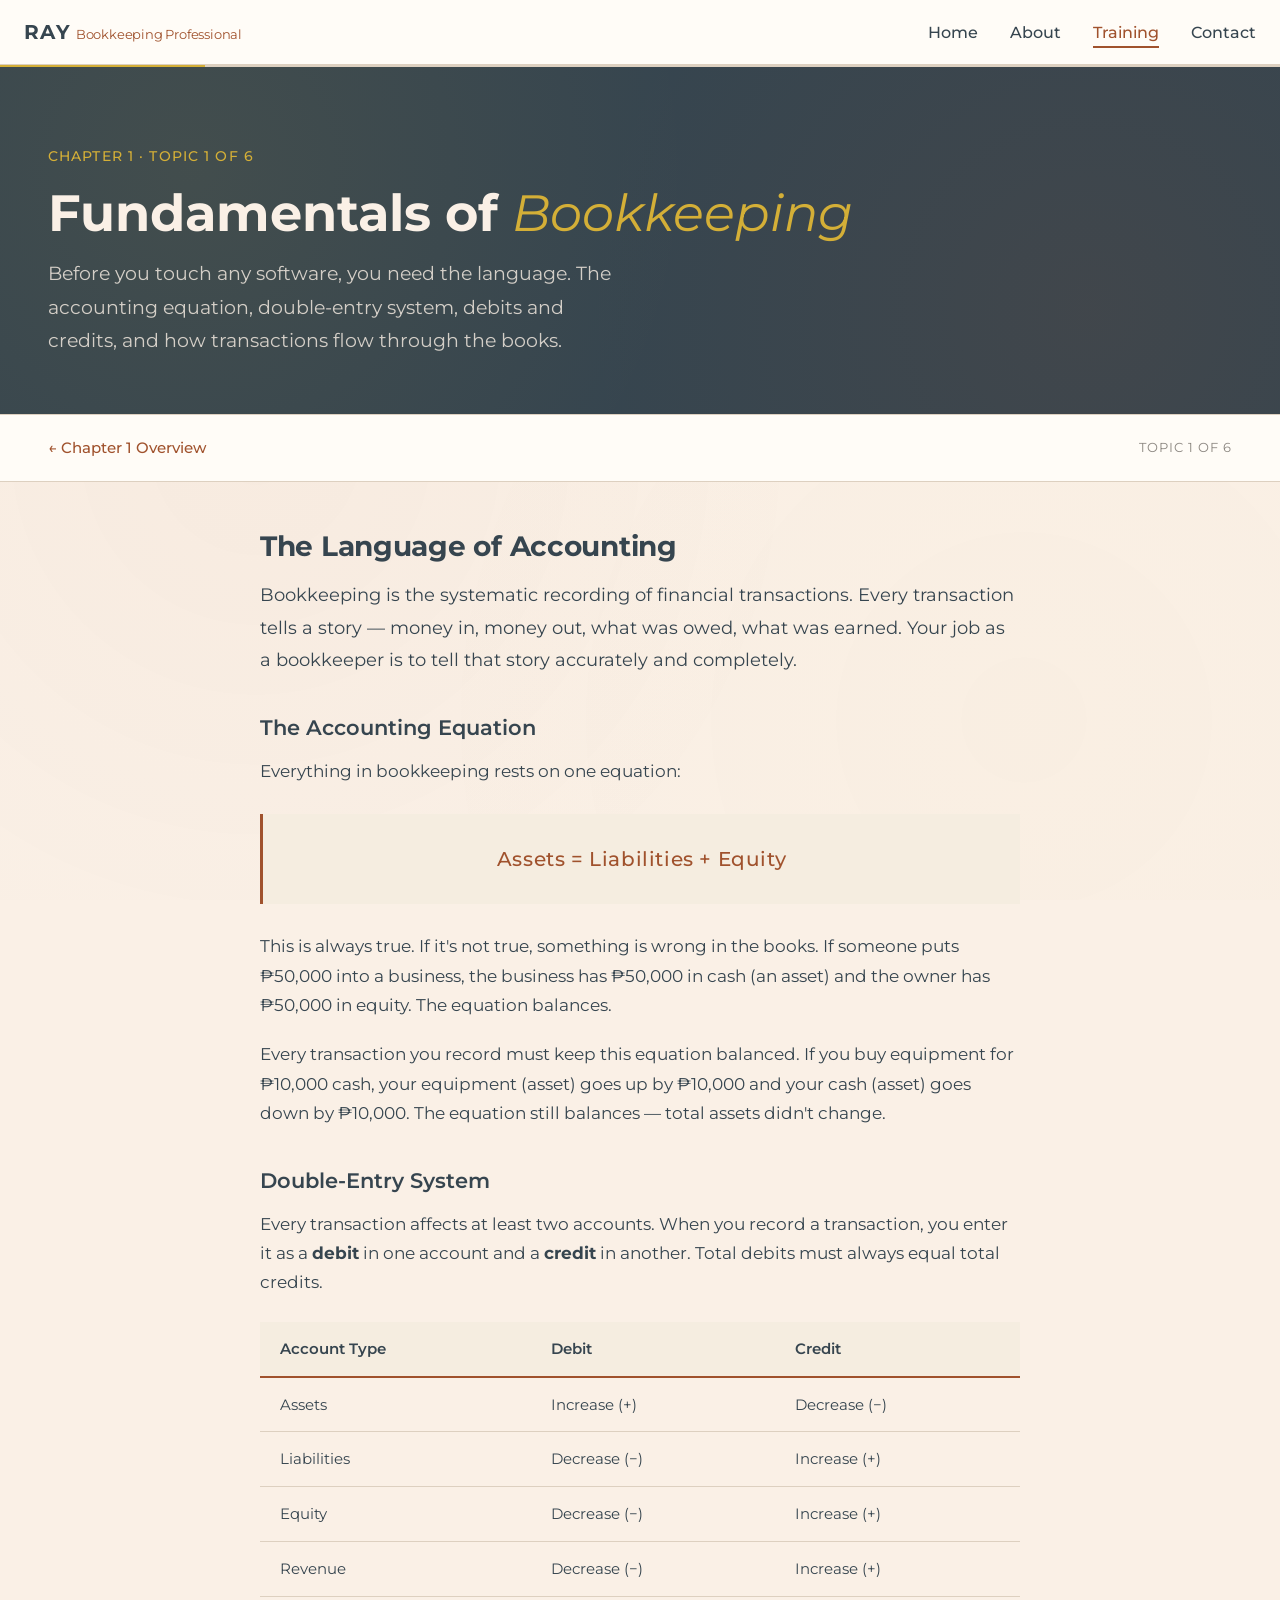
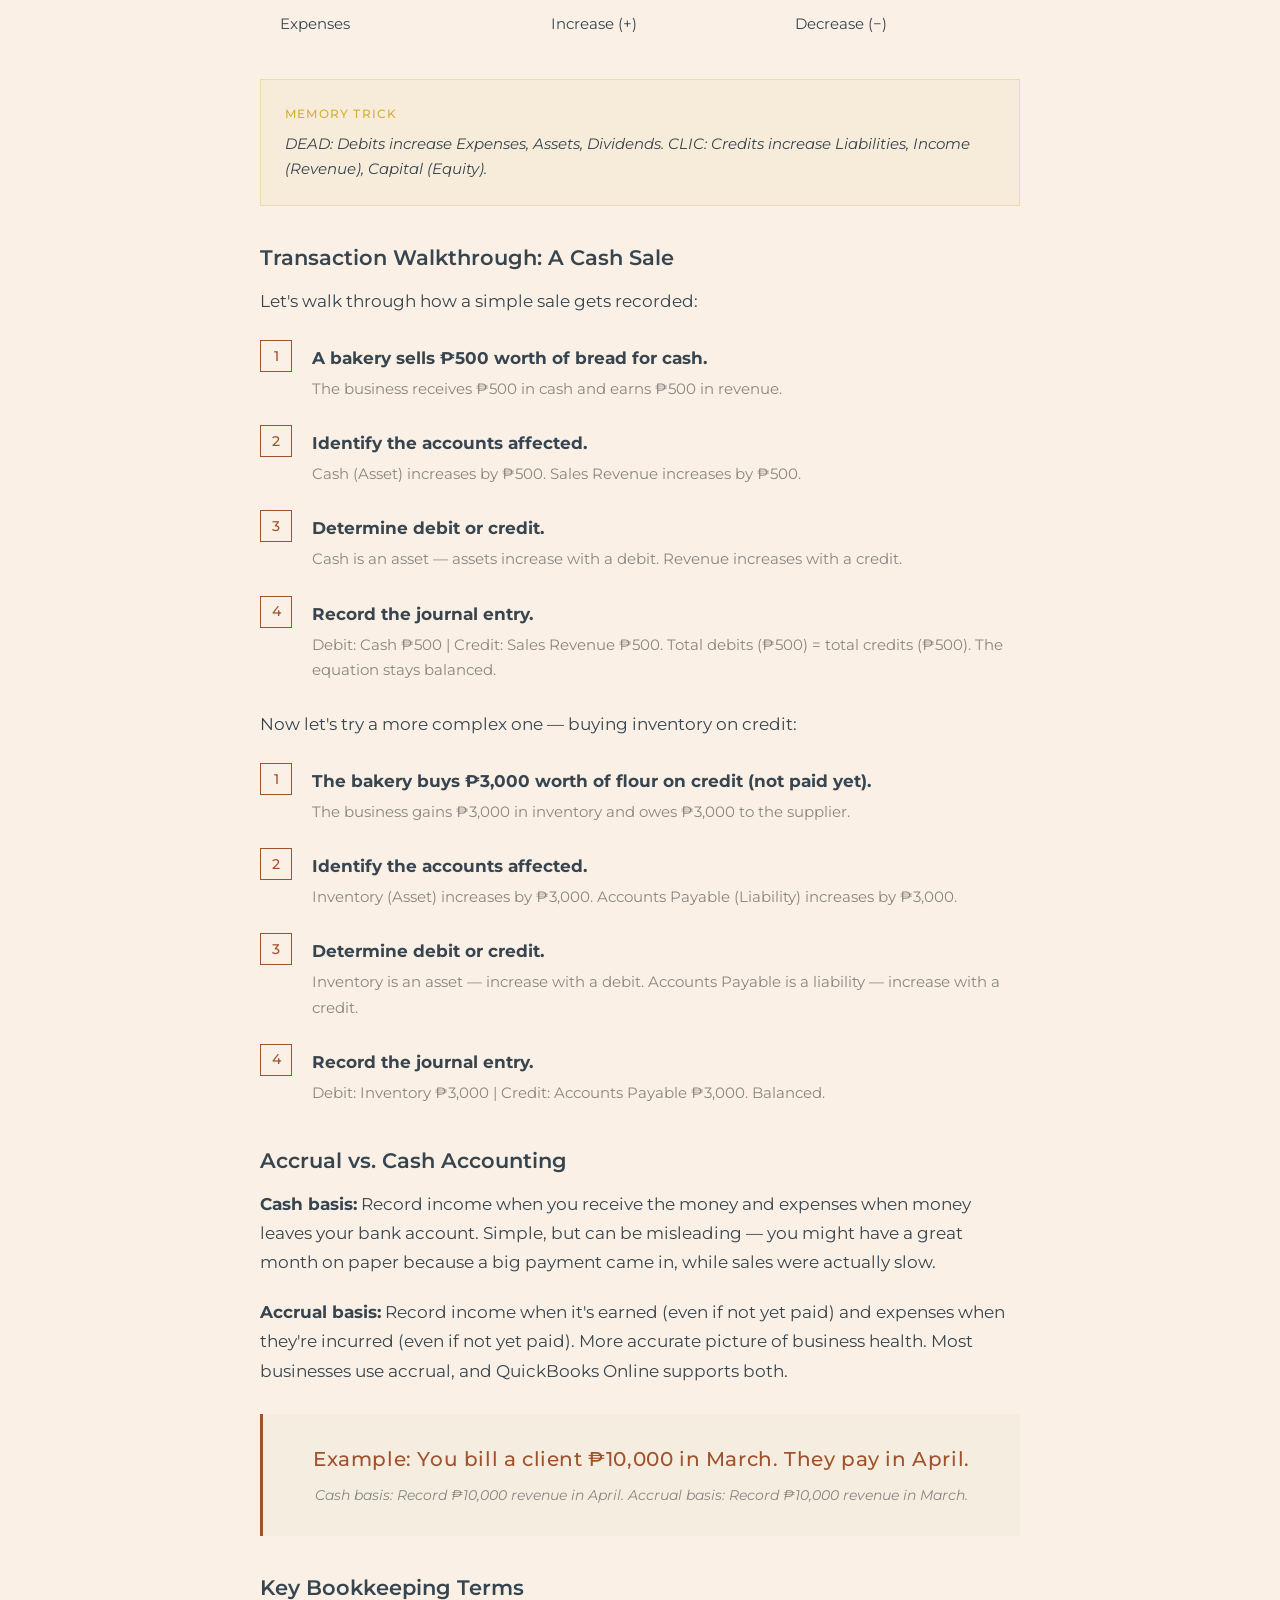
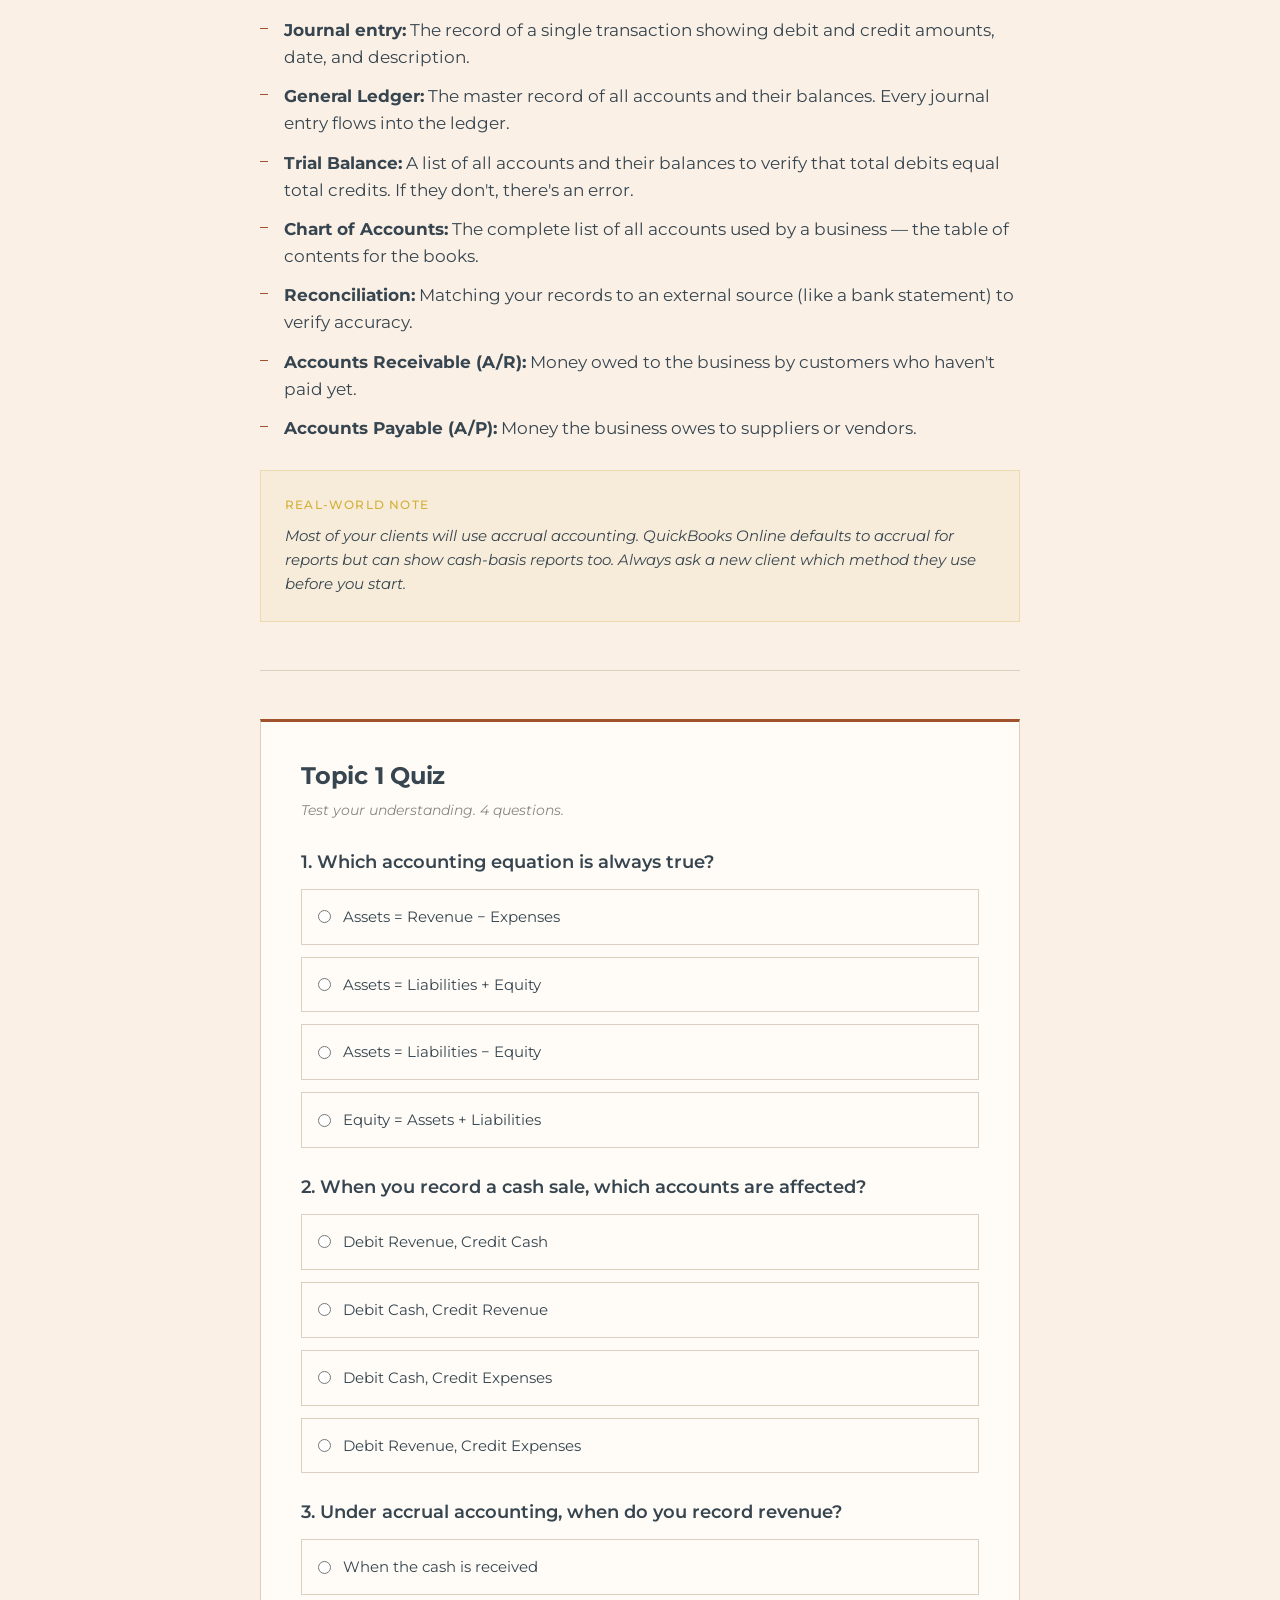
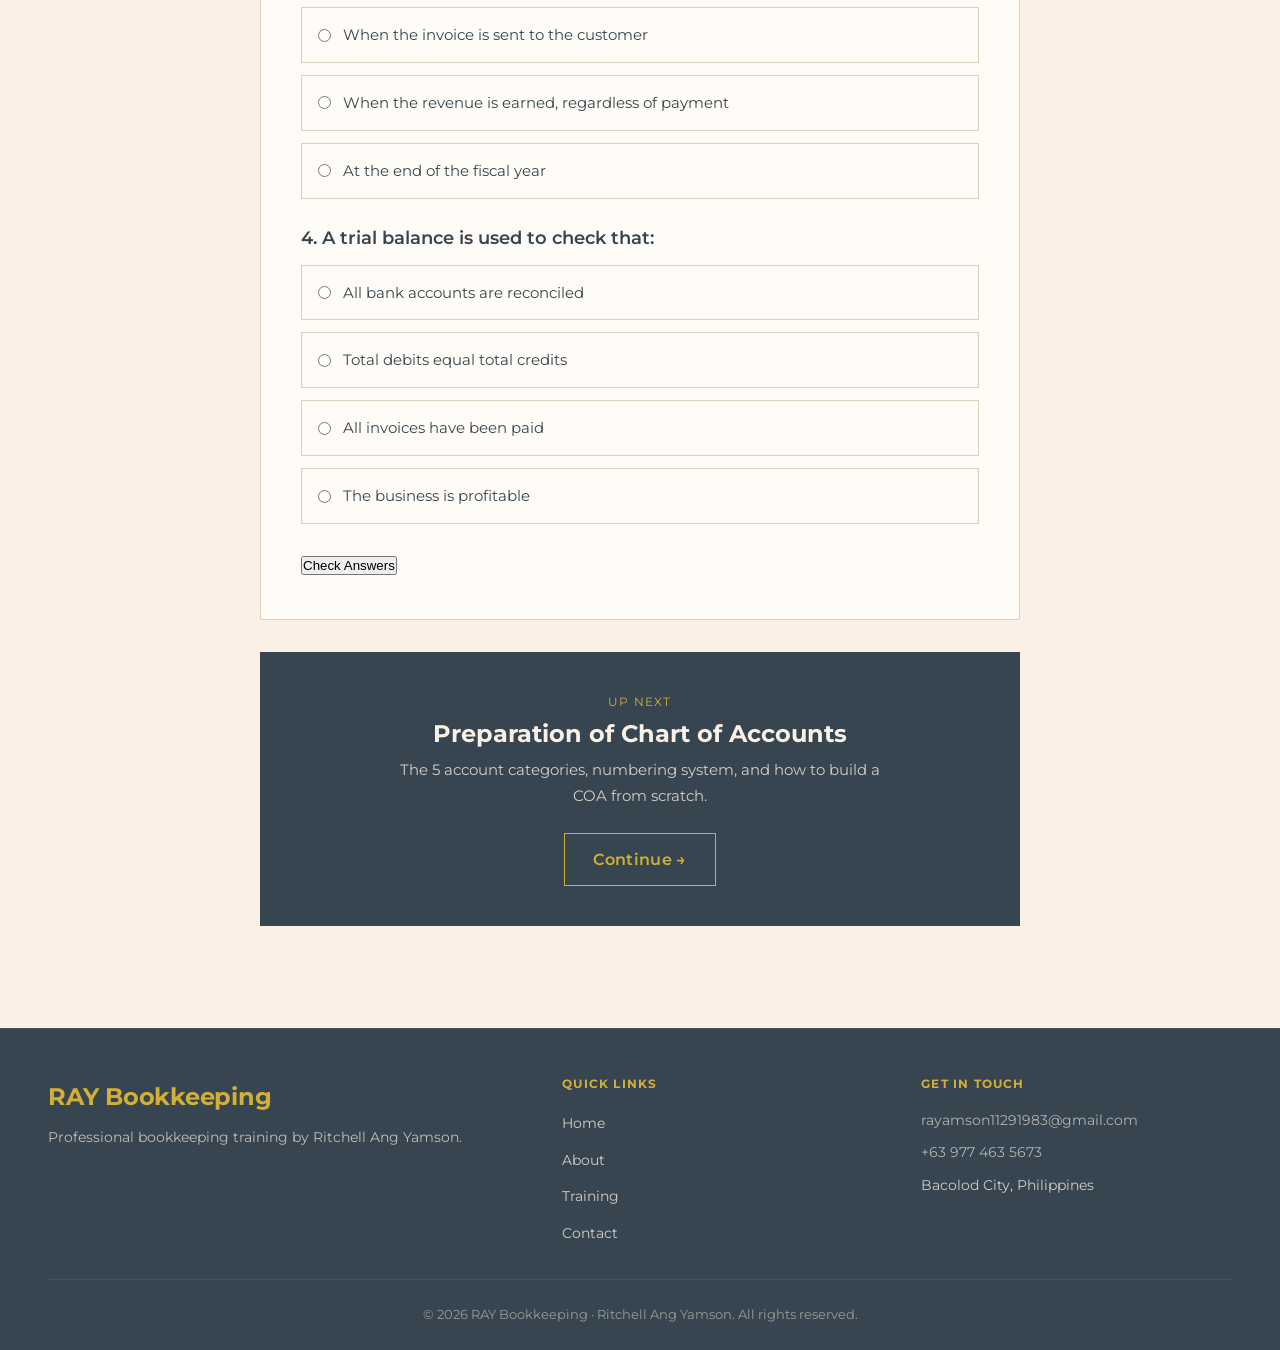
<file: day1-topic1.html>
<!DOCTYPE html>
<html lang="en">
<head>
  <meta charset="UTF-8">
  <meta name="viewport" content="width=device-width, initial-scale=1.0">
  <title>Topic 1 — Fundamentals of Bookkeeping | RAY Bookkeeping</title>
  <link rel="preconnect" href="https://fonts.googleapis.com">
  <link rel="preconnect" href="https://fonts.gstatic.com" crossorigin>
  <link href="https://fonts.googleapis.com/css2?family=Montserrat:wght@300;400;500;600;700&display=swap" rel="stylesheet">
  <link rel="stylesheet" href="assets/css/style.css">
</head>
<body>
  <nav class="nav"><div class="nav__container"><a href="index.html" class="nav__logo" aria-label="RAY Bookkeeping — Ritchell Ang Yamson"><span class="ray-letters"><span class="ray-letter" data-full="Ritchell">R</span><span class="ray-letter" data-full="Ang">A</span><span class="ray-letter" data-full="Yamson">Y</span></span><span class="nav__logo-sub">Bookkeeping Professional</span></a><button class="nav__toggle" aria-label="Menu" id="navToggle"><span></span><span></span><span></span></button><ul class="nav__menu" id="navMenu"><li><a href="index.html" class="nav__link">Home</a></li><li><a href="about.html" class="nav__link">About</a></li><li><a href="training.html" class="nav__link nav__link--active">Training</a></li><li><a href="index.html#contact" class="nav__link">Contact</a></li></ul></div></nav>
  <div class="topic-progress"><div class="topic-progress__bar" style="width:16%"></div></div>

  <section class="page-hero page-hero--topic"><div class="container">
    <p class="hero__eyebrow">Chapter 1 · Topic 1 of 6</p>
    <h1 class="page-hero__title">Fundamentals of <em>Bookkeeping</em></h1>
    <p class="page-hero__subtitle">Before you touch any software, you need the language. The accounting equation, double-entry system, debits and credits, and how transactions flow through the books.</p>
  </div></section>

  <div class="lesson-nav"><div class="container"><div class="lesson-nav__inner">
    <a href="day1.html" class="lesson-nav__back">&larr; Chapter 1 Overview</a>
    <span class="lesson-nav__progress">Topic 1 of 6</span>
  </div></div></div>

  <section class="lesson"><div class="container"><div class="lesson__main" style="max-width:760px;margin:0 auto;">

    <article class="lesson__topic reveal">
      <h2 class="lesson__topic-title">The Language of Accounting</h2>
      <p class="lesson__topic-intro">Bookkeeping is the systematic recording of financial transactions. Every transaction tells a story — money in, money out, what was owed, what was earned. Your job as a bookkeeper is to tell that story accurately and completely.</p>

      <h3 class="lesson__subheading">The Accounting Equation</h3>
      <p class="lesson__text">Everything in bookkeeping rests on one equation:</p>
      <div class="lesson__callout">
        <p class="lesson__callout-formula">Assets = Liabilities + Equity</p>
      </div>
      <p class="lesson__text">This is always true. If it's not true, something is wrong in the books. If someone puts ₱50,000 into a business, the business has ₱50,000 in cash (an asset) and the owner has ₱50,000 in equity. The equation balances.</p>
      <p class="lesson__text">Every transaction you record must keep this equation balanced. If you buy equipment for ₱10,000 cash, your equipment (asset) goes up by ₱10,000 and your cash (asset) goes down by ₱10,000. The equation still balances — total assets didn't change.</p>

      <h3 class="lesson__subheading">Double-Entry System</h3>
      <p class="lesson__text">Every transaction affects at least two accounts. When you record a transaction, you enter it as a <strong>debit</strong> in one account and a <strong>credit</strong> in another. Total debits must always equal total credits.</p>
      <table class="lesson__table">
        <thead><tr><th>Account Type</th><th>Debit</th><th>Credit</th></tr></thead>
        <tbody>
          <tr><td>Assets</td><td>Increase (+)</td><td>Decrease (−)</td></tr>
          <tr><td>Liabilities</td><td>Decrease (−)</td><td>Increase (+)</td></tr>
          <tr><td>Equity</td><td>Decrease (−)</td><td>Increase (+)</td></tr>
          <tr><td>Revenue</td><td>Decrease (−)</td><td>Increase (+)</td></tr>
          <tr><td>Expenses</td><td>Increase (+)</td><td>Decrease (−)</td></tr>
        </tbody>
      </table>

      <div class="lesson__tip"><p class="lesson__tip-label">Memory trick</p><p class="lesson__tip-text">DEAD: Debits increase Expenses, Assets, Dividends. CLIC: Credits increase Liabilities, Income (Revenue), Capital (Equity).</p></div>

      <h3 class="lesson__subheading">Transaction Walkthrough: A Cash Sale</h3>
      <p class="lesson__text">Let's walk through how a simple sale gets recorded:</p>
      <ol class="lesson__steps">
        <li><strong>A bakery sells ₱500 worth of bread for cash.</strong><p>The business receives ₱500 in cash and earns ₱500 in revenue.</p></li>
        <li><strong>Identify the accounts affected.</strong><p>Cash (Asset) increases by ₱500. Sales Revenue increases by ₱500.</p></li>
        <li><strong>Determine debit or credit.</strong><p>Cash is an asset — assets increase with a debit. Revenue increases with a credit.</p></li>
        <li><strong>Record the journal entry.</strong><p>Debit: Cash ₱500 | Credit: Sales Revenue ₱500. Total debits (₱500) = total credits (₱500). The equation stays balanced.</p></li>
      </ol>

      <p class="lesson__text">Now let's try a more complex one — buying inventory on credit:</p>
      <ol class="lesson__steps">
        <li><strong>The bakery buys ₱3,000 worth of flour on credit (not paid yet).</strong><p>The business gains ₱3,000 in inventory and owes ₱3,000 to the supplier.</p></li>
        <li><strong>Identify the accounts affected.</strong><p>Inventory (Asset) increases by ₱3,000. Accounts Payable (Liability) increases by ₱3,000.</p></li>
        <li><strong>Determine debit or credit.</strong><p>Inventory is an asset — increase with a debit. Accounts Payable is a liability — increase with a credit.</p></li>
        <li><strong>Record the journal entry.</strong><p>Debit: Inventory ₱3,000 | Credit: Accounts Payable ₱3,000. Balanced.</p></li>
      </ol>

      <h3 class="lesson__subheading">Accrual vs. Cash Accounting</h3>
      <p class="lesson__text"><strong>Cash basis:</strong> Record income when you receive the money and expenses when money leaves your bank account. Simple, but can be misleading — you might have a great month on paper because a big payment came in, while sales were actually slow.</p>
      <p class="lesson__text"><strong>Accrual basis:</strong> Record income when it's earned (even if not yet paid) and expenses when they're incurred (even if not yet paid). More accurate picture of business health. Most businesses use accrual, and QuickBooks Online supports both.</p>
      <div class="lesson__callout">
        <p class="lesson__callout-formula">Example: You bill a client ₱10,000 in March. They pay in April.</p>
        <p class="lesson__callout-note">Cash basis: Record ₱10,000 revenue in April. Accrual basis: Record ₱10,000 revenue in March.</p>
      </div>

      <h3 class="lesson__subheading">Key Bookkeeping Terms</h3>
      <ul class="lesson__terms">
        <li><strong>Journal entry:</strong> The record of a single transaction showing debit and credit amounts, date, and description.</li>
        <li><strong>General Ledger:</strong> The master record of all accounts and their balances. Every journal entry flows into the ledger.</li>
        <li><strong>Trial Balance:</strong> A list of all accounts and their balances to verify that total debits equal total credits. If they don't, there's an error.</li>
        <li><strong>Chart of Accounts:</strong> The complete list of all accounts used by a business — the table of contents for the books.</li>
        <li><strong>Reconciliation:</strong> Matching your records to an external source (like a bank statement) to verify accuracy.</li>
        <li><strong>Accounts Receivable (A/R):</strong> Money owed to the business by customers who haven't paid yet.</li>
        <li><strong>Accounts Payable (A/P):</strong> Money the business owes to suppliers or vendors.</li>
      </ul>

      <div class="lesson__tip"><p class="lesson__tip-label">Real-world note</p><p class="lesson__tip-text">Most of your clients will use accrual accounting. QuickBooks Online defaults to accrual for reports but can show cash-basis reports too. Always ask a new client which method they use before you start.</p></div>
    </article>

    <div class="lesson__divider reveal"></div>

    <section class="quiz reveal">
      <h2 class="quiz__title">Topic 1 Quiz</h2>
      <p class="quiz__subtitle">Test your understanding. 4 questions.</p>

      <div class="quiz__question">1. Which accounting equation is always true?</div>
      <div class="quiz__options">
        <label class="quiz__option"><input type="radio" name="q1" value="a"> Assets = Revenue − Expenses</label>
        <label class="quiz__option"><input type="radio" name="q1" value="b"> Assets = Liabilities + Equity</label>
        <label class="quiz__option"><input type="radio" name="q1" value="c"> Assets = Liabilities − Equity</label>
        <label class="quiz__option"><input type="radio" name="q1" value="d"> Equity = Assets + Liabilities</label>
      </div>

      <div class="quiz__question">2. When you record a cash sale, which accounts are affected?</div>
      <div class="quiz__options">
        <label class="quiz__option"><input type="radio" name="q2" value="a"> Debit Revenue, Credit Cash</label>
        <label class="quiz__option"><input type="radio" name="q2" value="b"> Debit Cash, Credit Revenue</label>
        <label class="quiz__option"><input type="radio" name="q2" value="c"> Debit Cash, Credit Expenses</label>
        <label class="quiz__option"><input type="radio" name="q2" value="d"> Debit Revenue, Credit Expenses</label>
      </div>

      <div class="quiz__question">3. Under accrual accounting, when do you record revenue?</div>
      <div class="quiz__options">
        <label class="quiz__option"><input type="radio" name="q3" value="a"> When the cash is received</label>
        <label class="quiz__option"><input type="radio" name="q3" value="b"> When the invoice is sent to the customer</label>
        <label class="quiz__option"><input type="radio" name="q3" value="c"> When the revenue is earned, regardless of payment</label>
        <label class="quiz__option"><input type="radio" name="q3" value="d"> At the end of the fiscal year</label>
      </div>

      <div class="quiz__question">4. A trial balance is used to check that:</div>
      <div class="quiz__options">
        <label class="quiz__option"><input type="radio" name="q4" value="a"> All bank accounts are reconciled</label>
        <label class="quiz__option"><input type="radio" name="q4" value="b"> Total debits equal total credits</label>
        <label class="quiz__option"><input type="radio" name="q4" value="c"> All invoices have been paid</label>
        <label class="quiz__option"><input type="radio" name="q4" value="d"> The business is profitable</label>
      </div>

      <button class="quiz__check" onclick="checkQuiz()">Check Answers</button>
      <div class="quiz__result" id="quizResult"></div>
    </section>

    <div class="lesson__next">
      <div class="lesson__next-box">
        <p class="lesson__next-label">Up Next</p>
        <h3 class="lesson__next-title">Preparation of Chart of Accounts</h3>
        <p class="lesson__next-desc">The 5 account categories, numbering system, and how to build a COA from scratch.</p>
        <a href="day1-topic2.html" class="btn btn--ghost">Continue &rarr;</a>
      </div>
    </div>

  </div></div></section>

  <footer class="footer"><div class="container"><div class="footer__grid"><div class="footer__brand"><span class="footer__brand-name">RAY Bookkeeping</span><span class="footer__brand-sub">Professional bookkeeping training by Ritchell Ang Yamson.</span></div><div class="footer__col"><h4 class="footer__col-title">Quick Links</h4><ul class="footer__links"><li><a href="index.html">Home</a></li><li><a href="about.html">About</a></li><li><a href="training.html">Training</a></li><li><a href="index.html#contact">Contact</a></li></ul></div><div class="footer__col"><h4 class="footer__col-title">Get in Touch</h4><p class="footer__contact-item"><a href="mailto:rayamson11291983@gmail.com">rayamson11291983@gmail.com</a></p><p class="footer__contact-item"><a href="tel:+639774635673">+63 977 463 5673</a></p><p class="footer__contact-item">Bacolod City, Philippines</p></div></div><div class="footer__bottom"><p class="footer__text">&copy; 2026 RAY Bookkeeping · Ritchell Ang Yamson. All rights reserved.</p></div></div></footer>
  <button class="back-to-top" aria-label="Back to top"><svg viewBox="0 0 24 24"><polyline points="18 15 12 9 6 15"/></svg></button>
  <script src="assets/js/main.js"></script>
  <script>
  function checkQuiz() {
    var answers = { q1: 'b', q2: 'b', q3: 'c', q4: 'b' };
    var score = 0, total = 4;
    var questions = ['q1','q2','q3','q4'];
    questions.forEach(function(q) {
      var options = document.getElementsByName(q);
      options.forEach(function(opt) {
        var label = opt.parentElement;
        label.classList.remove('quiz__option--correct','quiz__option--wrong');
        if (opt.checked && opt.value === answers[q]) {
          label.classList.add('quiz__option--correct');
          score++;
        } else if (opt.checked && opt.value !== answers[q]) {
          label.classList.add('quiz__option--wrong');
        }
      });
    });
    var result = document.getElementById('quizResult');
    result.className = 'quiz__result quiz__result--show';
    result.className = 'quiz__result quiz__result--show ' + (score === total ? 'quiz__result--perfect' : (score >= 3 ? 'quiz__result--pass' : 'quiz__result--fail')); result.textContent = 'You scored ' + score + ' of ' + total + '. ' + (score === total ? 'Perfect!' : (score >= 3 ? 'Good job!' : 'Review the topic and try again.'));
  }
  </script>
</body>
</html>
</file>
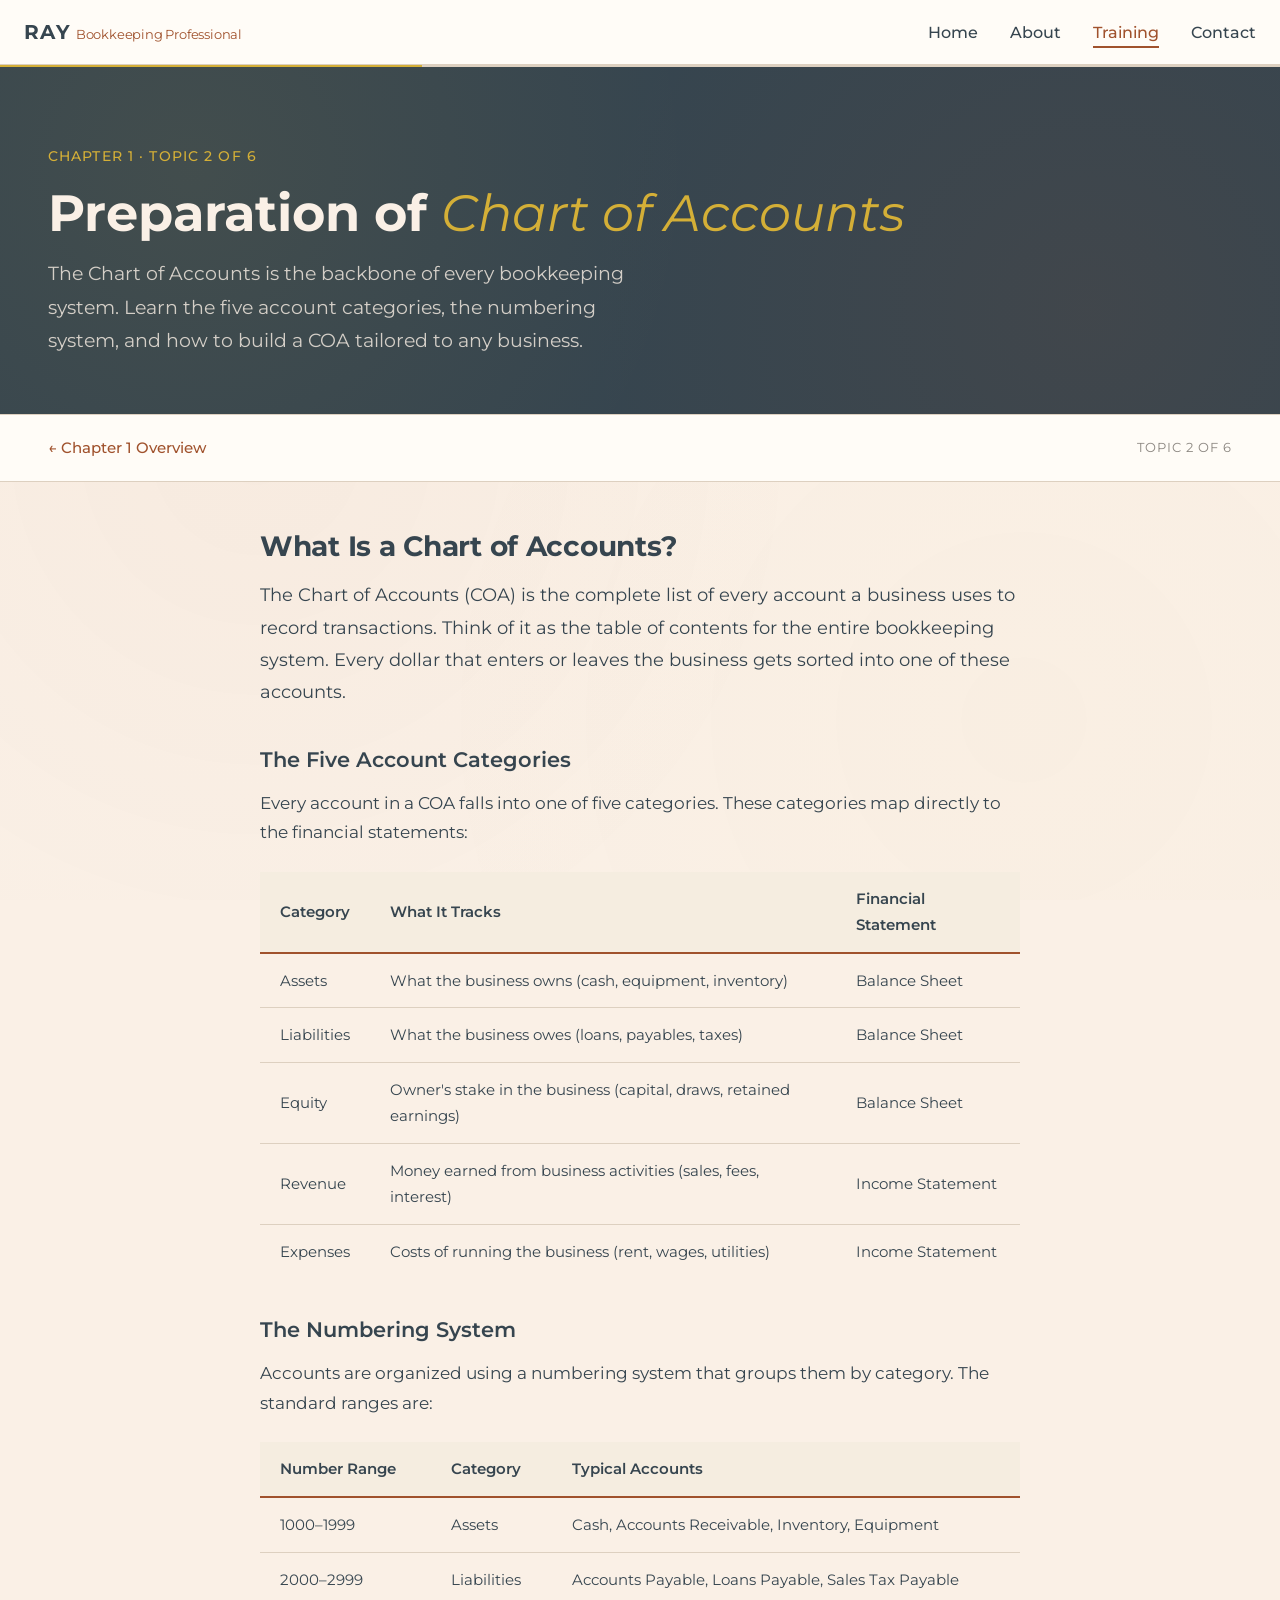
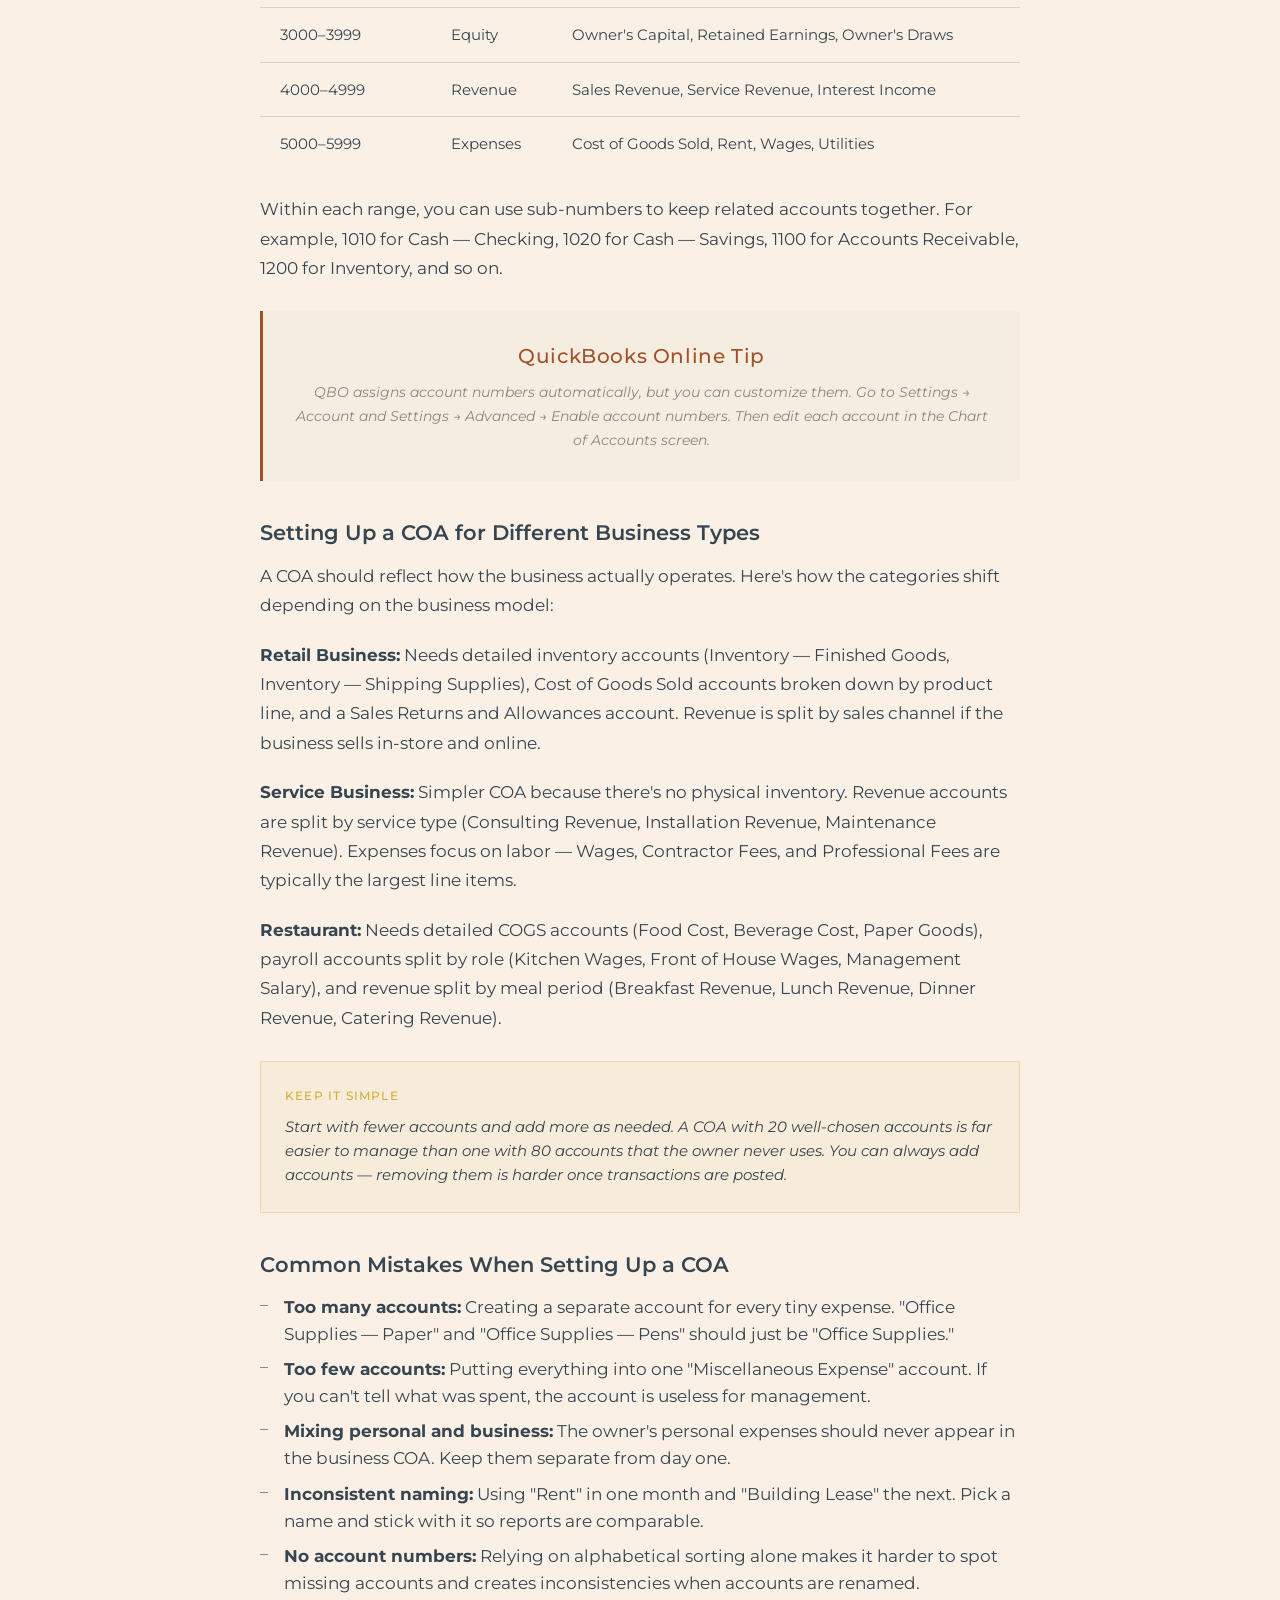
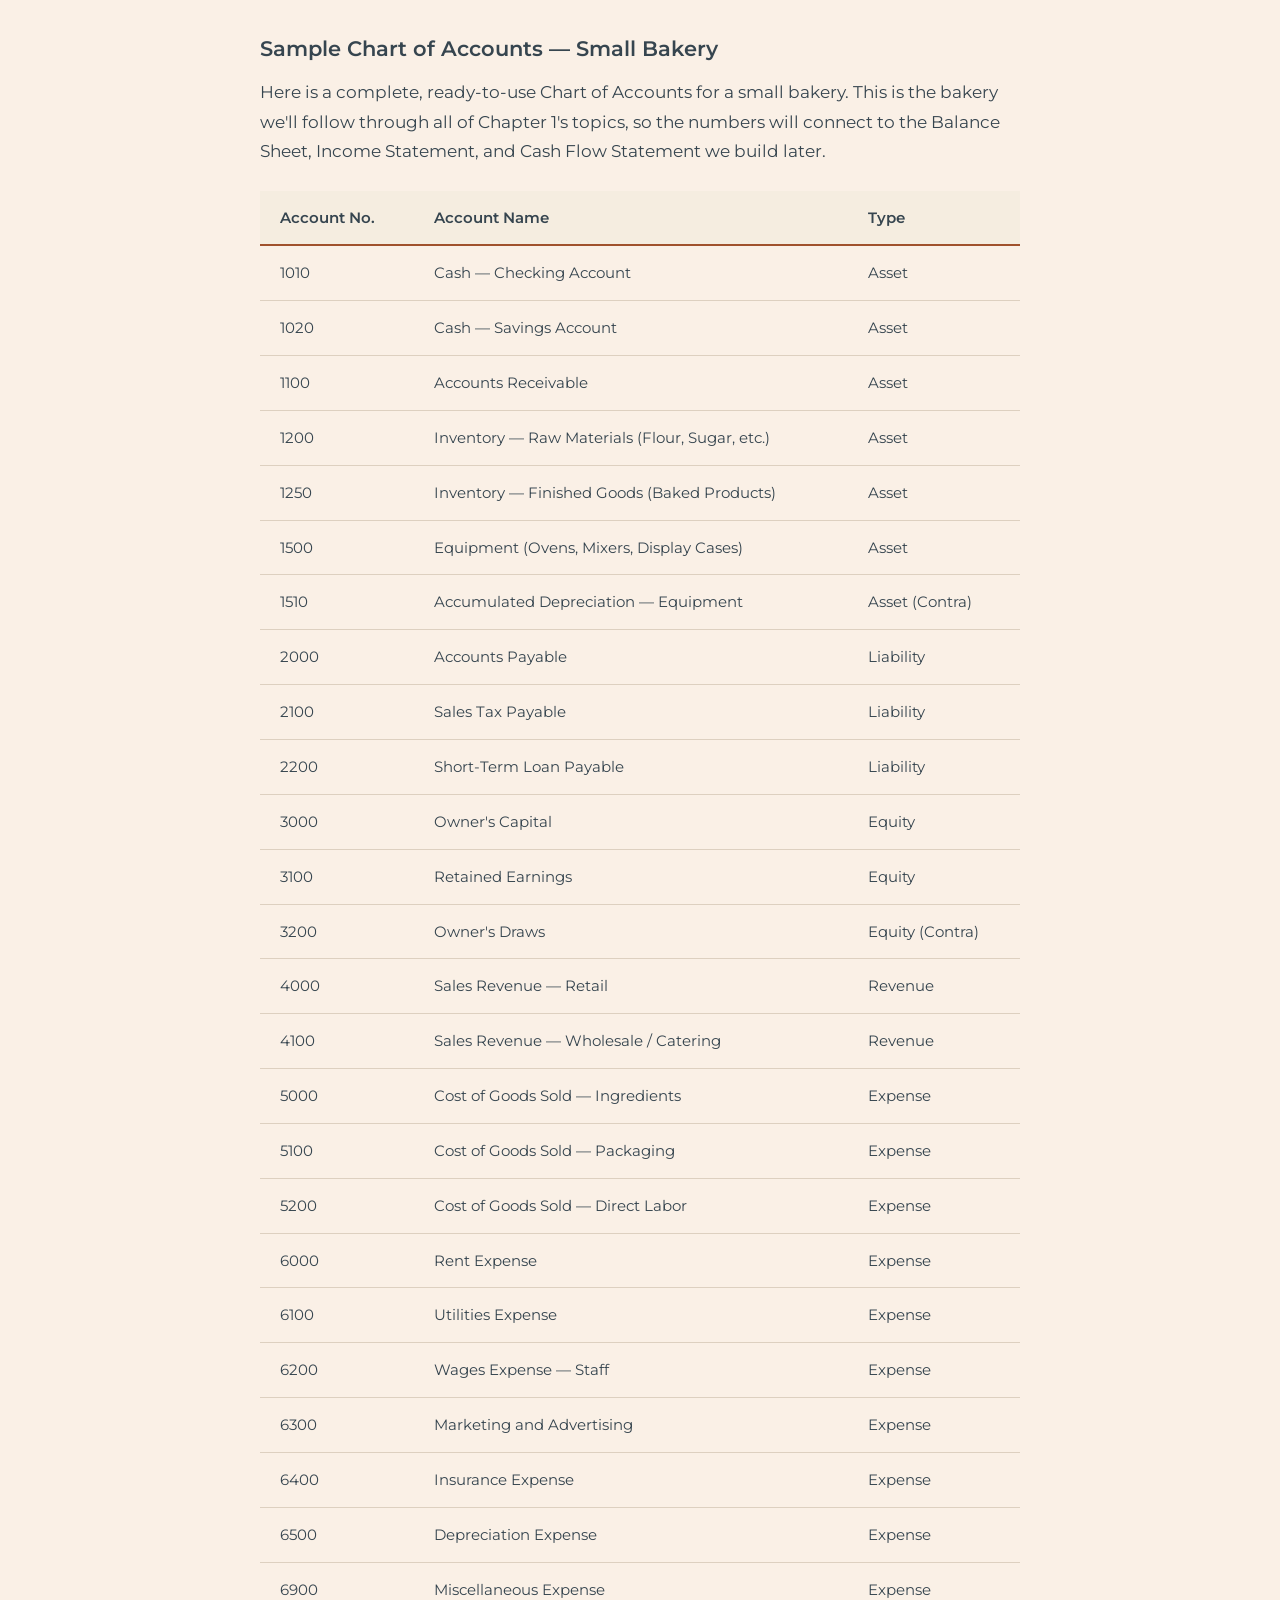
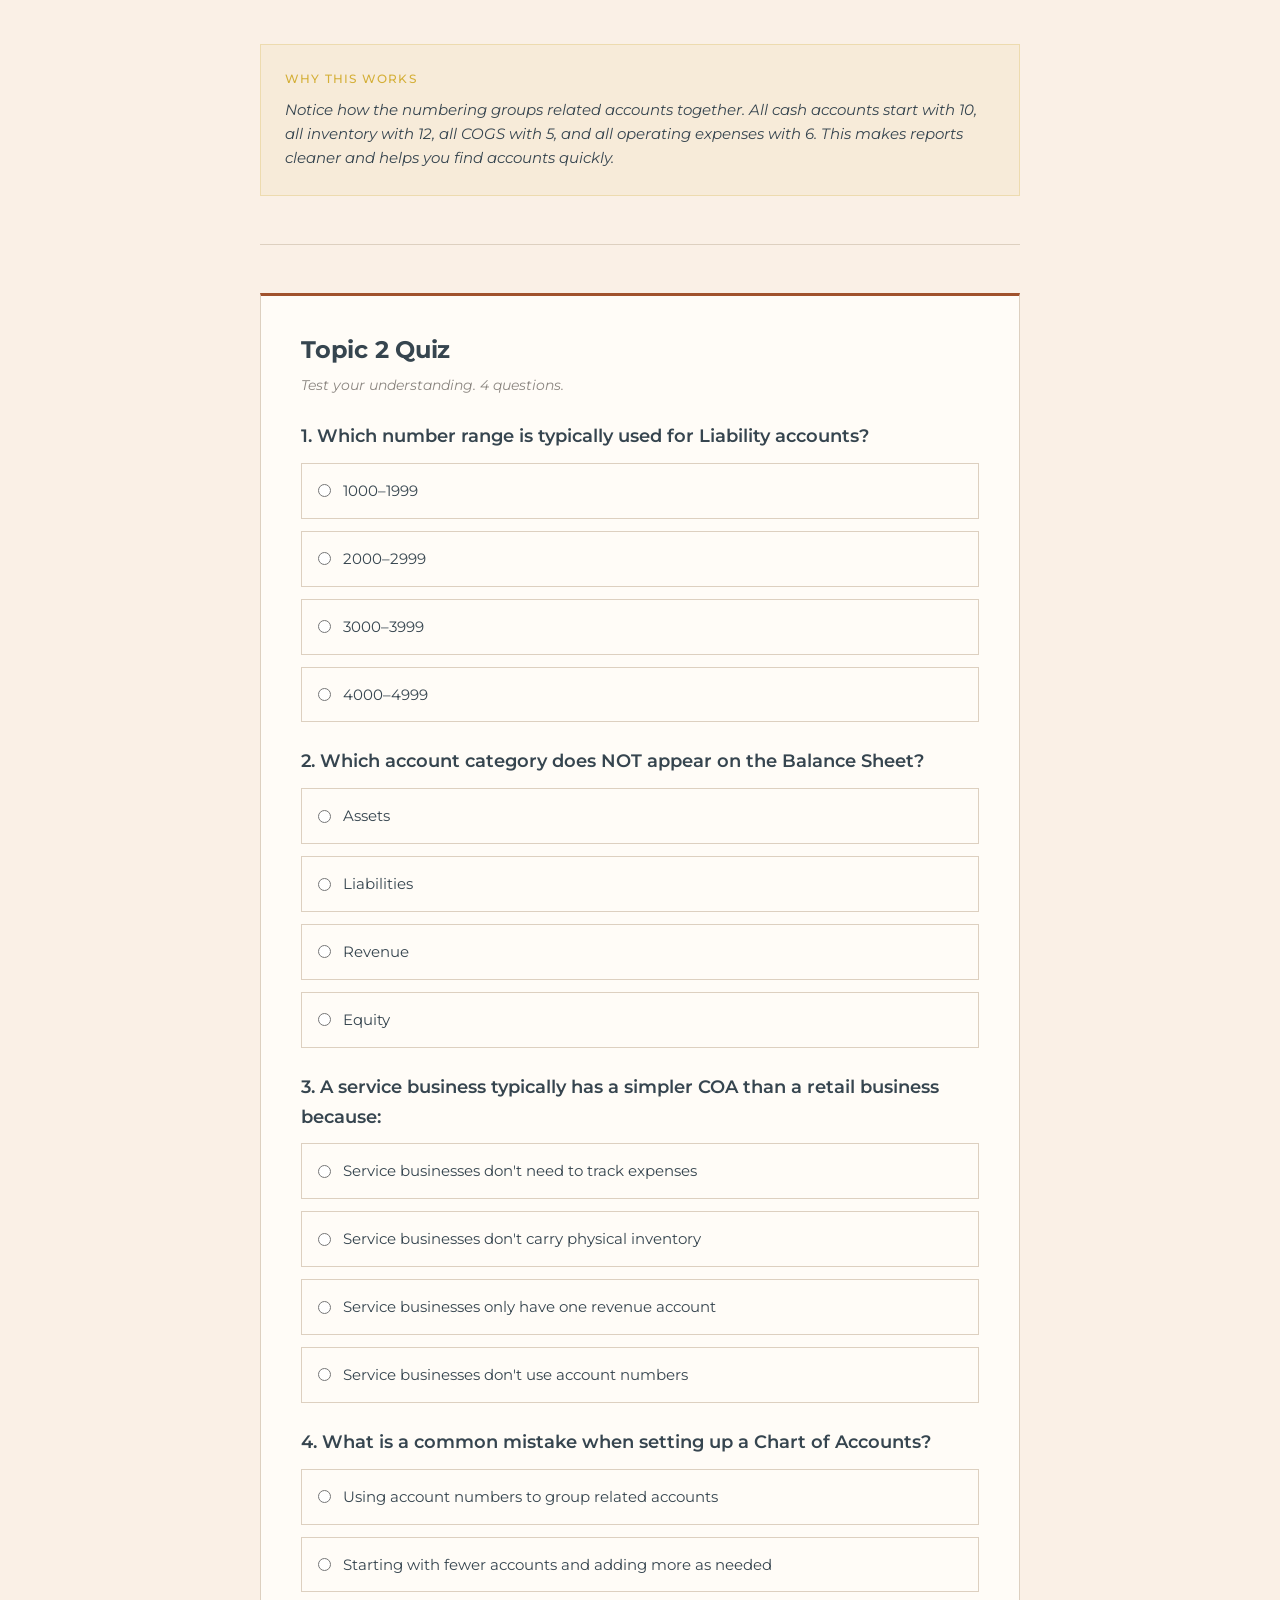
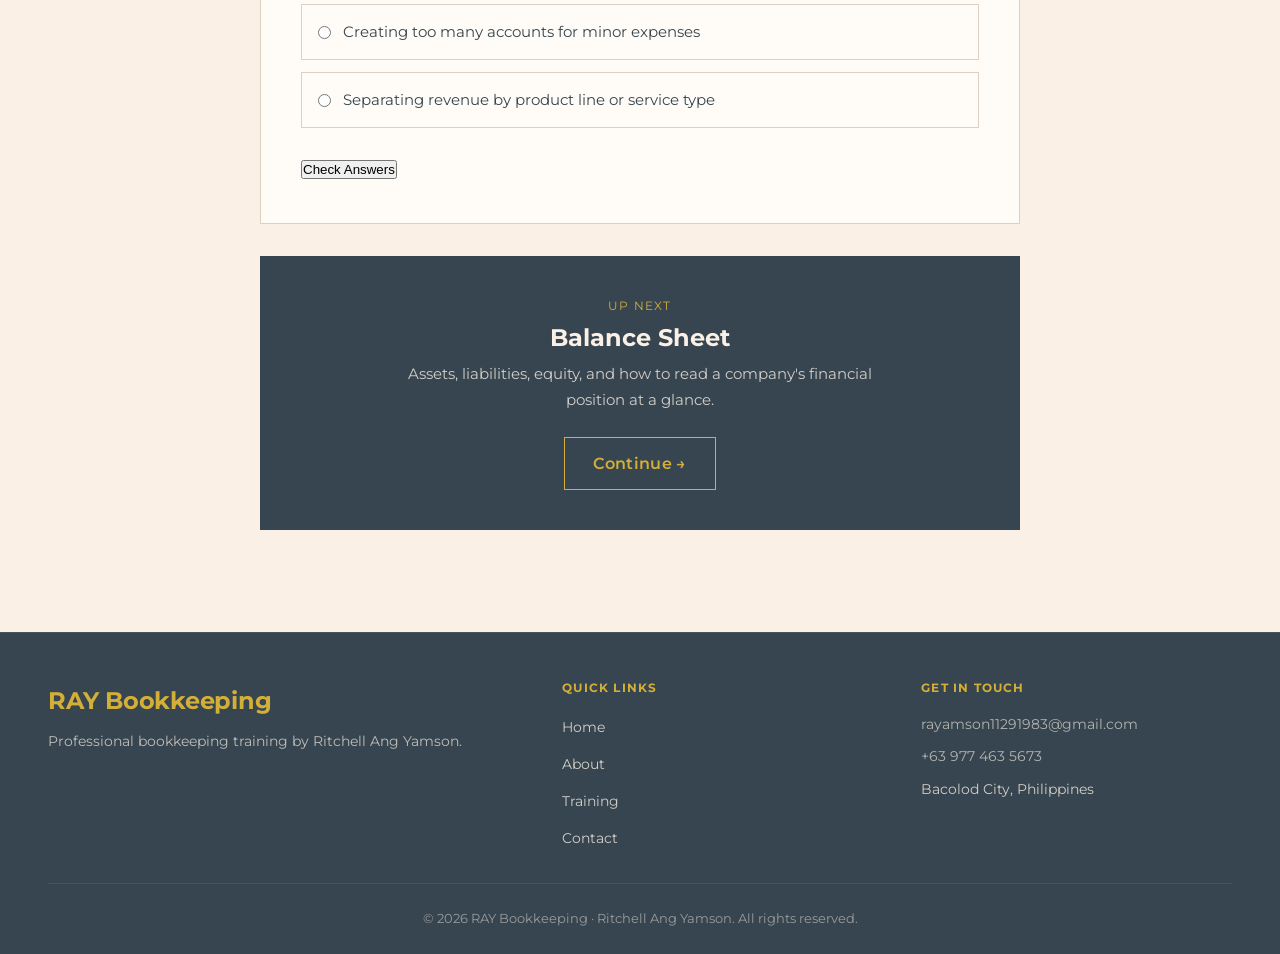
<file: day1-topic2.html>
<!DOCTYPE html>
<html lang="en">
<head>
  <meta charset="UTF-8">
  <meta name="viewport" content="width=device-width, initial-scale=1.0">
  <title>Topic 2 — Preparation of Chart of Accounts | RAY Bookkeeping</title>
  <link rel="preconnect" href="https://fonts.googleapis.com">
  <link rel="preconnect" href="https://fonts.gstatic.com" crossorigin>
  <link href="https://fonts.googleapis.com/css2?family=Montserrat:wght@300;400;500;600;700&display=swap" rel="stylesheet">
  <link rel="stylesheet" href="assets/css/style.css">
</head>
<body>
  <nav class="nav"><div class="nav__container"><a href="index.html" class="nav__logo" aria-label="RAY Bookkeeping — Ritchell Ang Yamson"><span class="ray-letters"><span class="ray-letter" data-full="Ritchell">R</span><span class="ray-letter" data-full="Ang">A</span><span class="ray-letter" data-full="Yamson">Y</span></span><span class="nav__logo-sub">Bookkeeping Professional</span></a><button class="nav__toggle" aria-label="Menu" id="navToggle"><span></span><span></span><span></span></button><ul class="nav__menu" id="navMenu"><li><a href="index.html" class="nav__link">Home</a></li><li><a href="about.html" class="nav__link">About</a></li><li><a href="training.html" class="nav__link nav__link--active">Training</a></li><li><a href="index.html#contact" class="nav__link">Contact</a></li></ul></div></nav>
  <div class="topic-progress"><div class="topic-progress__bar" style="width:33%"></div></div>

  <section class="page-hero page-hero--topic"><div class="container">
    <p class="hero__eyebrow">Chapter 1 · Topic 2 of 6</p>
    <h1 class="page-hero__title">Preparation of <em>Chart of Accounts</em></h1>
    <p class="page-hero__subtitle">The Chart of Accounts is the backbone of every bookkeeping system. Learn the five account categories, the numbering system, and how to build a COA tailored to any business.</p>
  </div></section>

  <div class="lesson-nav"><div class="container"><div class="lesson-nav__inner">
    <a href="day1.html" class="lesson-nav__back">&larr; Chapter 1 Overview</a>
    <span class="lesson-nav__progress">Topic 2 of 6</span>
  </div></div></div>

  <section class="lesson"><div class="container"><div class="lesson__main" style="max-width:760px;margin:0 auto;">

    <article class="lesson__topic reveal">
      <h2 class="lesson__topic-title">What Is a Chart of Accounts?</h2>
      <p class="lesson__topic-intro">The Chart of Accounts (COA) is the complete list of every account a business uses to record transactions. Think of it as the table of contents for the entire bookkeeping system. Every dollar that enters or leaves the business gets sorted into one of these accounts.</p>

      <h3 class="lesson__subheading">The Five Account Categories</h3>
      <p class="lesson__text">Every account in a COA falls into one of five categories. These categories map directly to the financial statements:</p>
      <table class="lesson__table">
        <thead><tr><th>Category</th><th>What It Tracks</th><th>Financial Statement</th></tr></thead>
        <tbody>
          <tr><td>Assets</td><td>What the business owns (cash, equipment, inventory)</td><td>Balance Sheet</td></tr>
          <tr><td>Liabilities</td><td>What the business owes (loans, payables, taxes)</td><td>Balance Sheet</td></tr>
          <tr><td>Equity</td><td>Owner's stake in the business (capital, draws, retained earnings)</td><td>Balance Sheet</td></tr>
          <tr><td>Revenue</td><td>Money earned from business activities (sales, fees, interest)</td><td>Income Statement</td></tr>
          <tr><td>Expenses</td><td>Costs of running the business (rent, wages, utilities)</td><td>Income Statement</td></tr>
        </tbody>
      </table>

      <h3 class="lesson__subheading">The Numbering System</h3>
      <p class="lesson__text">Accounts are organized using a numbering system that groups them by category. The standard ranges are:</p>
      <table class="lesson__table">
        <thead><tr><th>Number Range</th><th>Category</th><th>Typical Accounts</th></tr></thead>
        <tbody>
          <tr><td>1000–1999</td><td>Assets</td><td>Cash, Accounts Receivable, Inventory, Equipment</td></tr>
          <tr><td>2000–2999</td><td>Liabilities</td><td>Accounts Payable, Loans Payable, Sales Tax Payable</td></tr>
          <tr><td>3000–3999</td><td>Equity</td><td>Owner's Capital, Retained Earnings, Owner's Draws</td></tr>
          <tr><td>4000–4999</td><td>Revenue</td><td>Sales Revenue, Service Revenue, Interest Income</td></tr>
          <tr><td>5000–5999</td><td>Expenses</td><td>Cost of Goods Sold, Rent, Wages, Utilities</td></tr>
        </tbody>
      </table>
      <p class="lesson__text">Within each range, you can use sub-numbers to keep related accounts together. For example, 1010 for Cash — Checking, 1020 for Cash — Savings, 1100 for Accounts Receivable, 1200 for Inventory, and so on.</p>

      <div class="lesson__callout">
        <p class="lesson__callout-formula">QuickBooks Online Tip</p>
        <p class="lesson__callout-note">QBO assigns account numbers automatically, but you can customize them. Go to Settings → Account and Settings → Advanced → Enable account numbers. Then edit each account in the Chart of Accounts screen.</p>
      </div>

      <h3 class="lesson__subheading">Setting Up a COA for Different Business Types</h3>
      <p class="lesson__text">A COA should reflect how the business actually operates. Here's how the categories shift depending on the business model:</p>

      <p class="lesson__text"><strong>Retail Business:</strong> Needs detailed inventory accounts (Inventory — Finished Goods, Inventory — Shipping Supplies), Cost of Goods Sold accounts broken down by product line, and a Sales Returns and Allowances account. Revenue is split by sales channel if the business sells in-store and online.</p>

      <p class="lesson__text"><strong>Service Business:</strong> Simpler COA because there's no physical inventory. Revenue accounts are split by service type (Consulting Revenue, Installation Revenue, Maintenance Revenue). Expenses focus on labor — Wages, Contractor Fees, and Professional Fees are typically the largest line items.</p>

      <p class="lesson__text"><strong>Restaurant:</strong> Needs detailed COGS accounts (Food Cost, Beverage Cost, Paper Goods), payroll accounts split by role (Kitchen Wages, Front of House Wages, Management Salary), and revenue split by meal period (Breakfast Revenue, Lunch Revenue, Dinner Revenue, Catering Revenue).</p>

      <div class="lesson__tip"><p class="lesson__tip-label">Keep it simple</p><p class="lesson__tip-text">Start with fewer accounts and add more as needed. A COA with 20 well-chosen accounts is far easier to manage than one with 80 accounts that the owner never uses. You can always add accounts — removing them is harder once transactions are posted.</p></div>

      <h3 class="lesson__subheading">Common Mistakes When Setting Up a COA</h3>
      <ul class="lesson__bullet">
        <li><strong>Too many accounts:</strong> Creating a separate account for every tiny expense. "Office Supplies — Paper" and "Office Supplies — Pens" should just be "Office Supplies."</li>
        <li><strong>Too few accounts:</strong> Putting everything into one "Miscellaneous Expense" account. If you can't tell what was spent, the account is useless for management.</li>
        <li><strong>Mixing personal and business:</strong> The owner's personal expenses should never appear in the business COA. Keep them separate from day one.</li>
        <li><strong>Inconsistent naming:</strong> Using "Rent" in one month and "Building Lease" the next. Pick a name and stick with it so reports are comparable.</li>
        <li><strong>No account numbers:</strong> Relying on alphabetical sorting alone makes it harder to spot missing accounts and creates inconsistencies when accounts are renamed.</li>
      </ul>

      <h3 class="lesson__subheading">Sample Chart of Accounts — Small Bakery</h3>
      <p class="lesson__text">Here is a complete, ready-to-use Chart of Accounts for a small bakery. This is the bakery we'll follow through all of Chapter 1's topics, so the numbers will connect to the Balance Sheet, Income Statement, and Cash Flow Statement we build later.</p>
      <table class="lesson__table">
        <thead><tr><th>Account No.</th><th>Account Name</th><th>Type</th></tr></thead>
        <tbody>
          <tr><td>1010</td><td>Cash — Checking Account</td><td>Asset</td></tr>
          <tr><td>1020</td><td>Cash — Savings Account</td><td>Asset</td></tr>
          <tr><td>1100</td><td>Accounts Receivable</td><td>Asset</td></tr>
          <tr><td>1200</td><td>Inventory — Raw Materials (Flour, Sugar, etc.)</td><td>Asset</td></tr>
          <tr><td>1250</td><td>Inventory — Finished Goods (Baked Products)</td><td>Asset</td></tr>
          <tr><td>1500</td><td>Equipment (Ovens, Mixers, Display Cases)</td><td>Asset</td></tr>
          <tr><td>1510</td><td>Accumulated Depreciation — Equipment</td><td>Asset (Contra)</td></tr>
          <tr><td>2000</td><td>Accounts Payable</td><td>Liability</td></tr>
          <tr><td>2100</td><td>Sales Tax Payable</td><td>Liability</td></tr>
          <tr><td>2200</td><td>Short-Term Loan Payable</td><td>Liability</td></tr>
          <tr><td>3000</td><td>Owner's Capital</td><td>Equity</td></tr>
          <tr><td>3100</td><td>Retained Earnings</td><td>Equity</td></tr>
          <tr><td>3200</td><td>Owner's Draws</td><td>Equity (Contra)</td></tr>
          <tr><td>4000</td><td>Sales Revenue — Retail</td><td>Revenue</td></tr>
          <tr><td>4100</td><td>Sales Revenue — Wholesale / Catering</td><td>Revenue</td></tr>
          <tr><td>5000</td><td>Cost of Goods Sold — Ingredients</td><td>Expense</td></tr>
          <tr><td>5100</td><td>Cost of Goods Sold — Packaging</td><td>Expense</td></tr>
          <tr><td>5200</td><td>Cost of Goods Sold — Direct Labor</td><td>Expense</td></tr>
          <tr><td>6000</td><td>Rent Expense</td><td>Expense</td></tr>
          <tr><td>6100</td><td>Utilities Expense</td><td>Expense</td></tr>
          <tr><td>6200</td><td>Wages Expense — Staff</td><td>Expense</td></tr>
          <tr><td>6300</td><td>Marketing and Advertising</td><td>Expense</td></tr>
          <tr><td>6400</td><td>Insurance Expense</td><td>Expense</td></tr>
          <tr><td>6500</td><td>Depreciation Expense</td><td>Expense</td></tr>
          <tr><td>6900</td><td>Miscellaneous Expense</td><td>Expense</td></tr>
        </tbody>
      </table>

      <div class="lesson__tip"><p class="lesson__tip-label">Why this works</p><p class="lesson__tip-text">Notice how the numbering groups related accounts together. All cash accounts start with 10, all inventory with 12, all COGS with 5, and all operating expenses with 6. This makes reports cleaner and helps you find accounts quickly.</p></div>
    </article>

    <div class="lesson__divider reveal"></div>

    <section class="quiz reveal">
      <h2 class="quiz__title">Topic 2 Quiz</h2>
      <p class="quiz__subtitle">Test your understanding. 4 questions.</p>

      <div class="quiz__question">1. Which number range is typically used for Liability accounts?</div>
      <div class="quiz__options">
        <label class="quiz__option"><input type="radio" name="q1" value="a"> 1000–1999</label>
        <label class="quiz__option"><input type="radio" name="q1" value="b"> 2000–2999</label>
        <label class="quiz__option"><input type="radio" name="q1" value="c"> 3000–3999</label>
        <label class="quiz__option"><input type="radio" name="q1" value="d"> 4000–4999</label>
      </div>

      <div class="quiz__question">2. Which account category does NOT appear on the Balance Sheet?</div>
      <div class="quiz__options">
        <label class="quiz__option"><input type="radio" name="q2" value="a"> Assets</label>
        <label class="quiz__option"><input type="radio" name="q2" value="b"> Liabilities</label>
        <label class="quiz__option"><input type="radio" name="q2" value="c"> Revenue</label>
        <label class="quiz__option"><input type="radio" name="q2" value="d"> Equity</label>
      </div>

      <div class="quiz__question">3. A service business typically has a simpler COA than a retail business because:</div>
      <div class="quiz__options">
        <label class="quiz__option"><input type="radio" name="q3" value="a"> Service businesses don't need to track expenses</label>
        <label class="quiz__option"><input type="radio" name="q3" value="b"> Service businesses don't carry physical inventory</label>
        <label class="quiz__option"><input type="radio" name="q3" value="c"> Service businesses only have one revenue account</label>
        <label class="quiz__option"><input type="radio" name="q3" value="d"> Service businesses don't use account numbers</label>
      </div>

      <div class="quiz__question">4. What is a common mistake when setting up a Chart of Accounts?</div>
      <div class="quiz__options">
        <label class="quiz__option"><input type="radio" name="q4" value="a"> Using account numbers to group related accounts</label>
        <label class="quiz__option"><input type="radio" name="q4" value="b"> Starting with fewer accounts and adding more as needed</label>
        <label class="quiz__option"><input type="radio" name="q4" value="c"> Creating too many accounts for minor expenses</label>
        <label class="quiz__option"><input type="radio" name="q4" value="d"> Separating revenue by product line or service type</label>
      </div>

      <button class="quiz__check" onclick="checkQuiz()">Check Answers</button>
      <div class="quiz__result" id="quizResult"></div>
    </section>

    <div class="lesson__next">
      <div class="lesson__next-box">
        <p class="lesson__next-label">Up Next</p>
        <h3 class="lesson__next-title">Balance Sheet</h3>
        <p class="lesson__next-desc">Assets, liabilities, equity, and how to read a company's financial position at a glance.</p>
        <a href="day1-topic3.html" class="btn btn--ghost">Continue &rarr;</a>
      </div>
    </div>

  </div></div></section>

  <footer class="footer"><div class="container"><div class="footer__grid"><div class="footer__brand"><span class="footer__brand-name">RAY Bookkeeping</span><span class="footer__brand-sub">Professional bookkeeping training by Ritchell Ang Yamson.</span></div><div class="footer__col"><h4 class="footer__col-title">Quick Links</h4><ul class="footer__links"><li><a href="index.html">Home</a></li><li><a href="about.html">About</a></li><li><a href="training.html">Training</a></li><li><a href="index.html#contact">Contact</a></li></ul></div><div class="footer__col"><h4 class="footer__col-title">Get in Touch</h4><p class="footer__contact-item"><a href="mailto:rayamson11291983@gmail.com">rayamson11291983@gmail.com</a></p><p class="footer__contact-item"><a href="tel:+639774635673">+63 977 463 5673</a></p><p class="footer__contact-item">Bacolod City, Philippines</p></div></div><div class="footer__bottom"><p class="footer__text">&copy; 2026 RAY Bookkeeping · Ritchell Ang Yamson. All rights reserved.</p></div></div></footer>
  <button class="back-to-top" aria-label="Back to top"><svg viewBox="0 0 24 24"><polyline points="18 15 12 9 6 15"/></svg></button>
  <script src="assets/js/main.js"></script>
  <script>
  function checkQuiz() {
    var answers = { q1: 'b', q2: 'c', q3: 'b', q4: 'c' };
    var score = 0, total = 4;
    var questions = ['q1','q2','q3','q4'];
    questions.forEach(function(q) {
      var options = document.getElementsByName(q);
      options.forEach(function(opt) {
        var label = opt.parentElement;
        label.classList.remove('quiz__option--correct','quiz__option--wrong');
        if (opt.checked && opt.value === answers[q]) {
          label.classList.add('quiz__option--correct');
          score++;
        } else if (opt.checked && opt.value !== answers[q]) {
          label.classList.add('quiz__option--wrong');
        }
      });
    });
    var result = document.getElementById('quizResult');
    result.className = 'quiz__result quiz__result--show';
    result.className = 'quiz__result quiz__result--show ' + (score === total ? 'quiz__result--perfect' : (score >= 3 ? 'quiz__result--pass' : 'quiz__result--fail')); result.textContent = 'You scored ' + score + ' of ' + total + '. ' + (score === total ? 'Perfect!' : (score >= 3 ? 'Good job!' : 'Review the topic and try again.'));
  }
  </script>
</body>
</html>
</file>
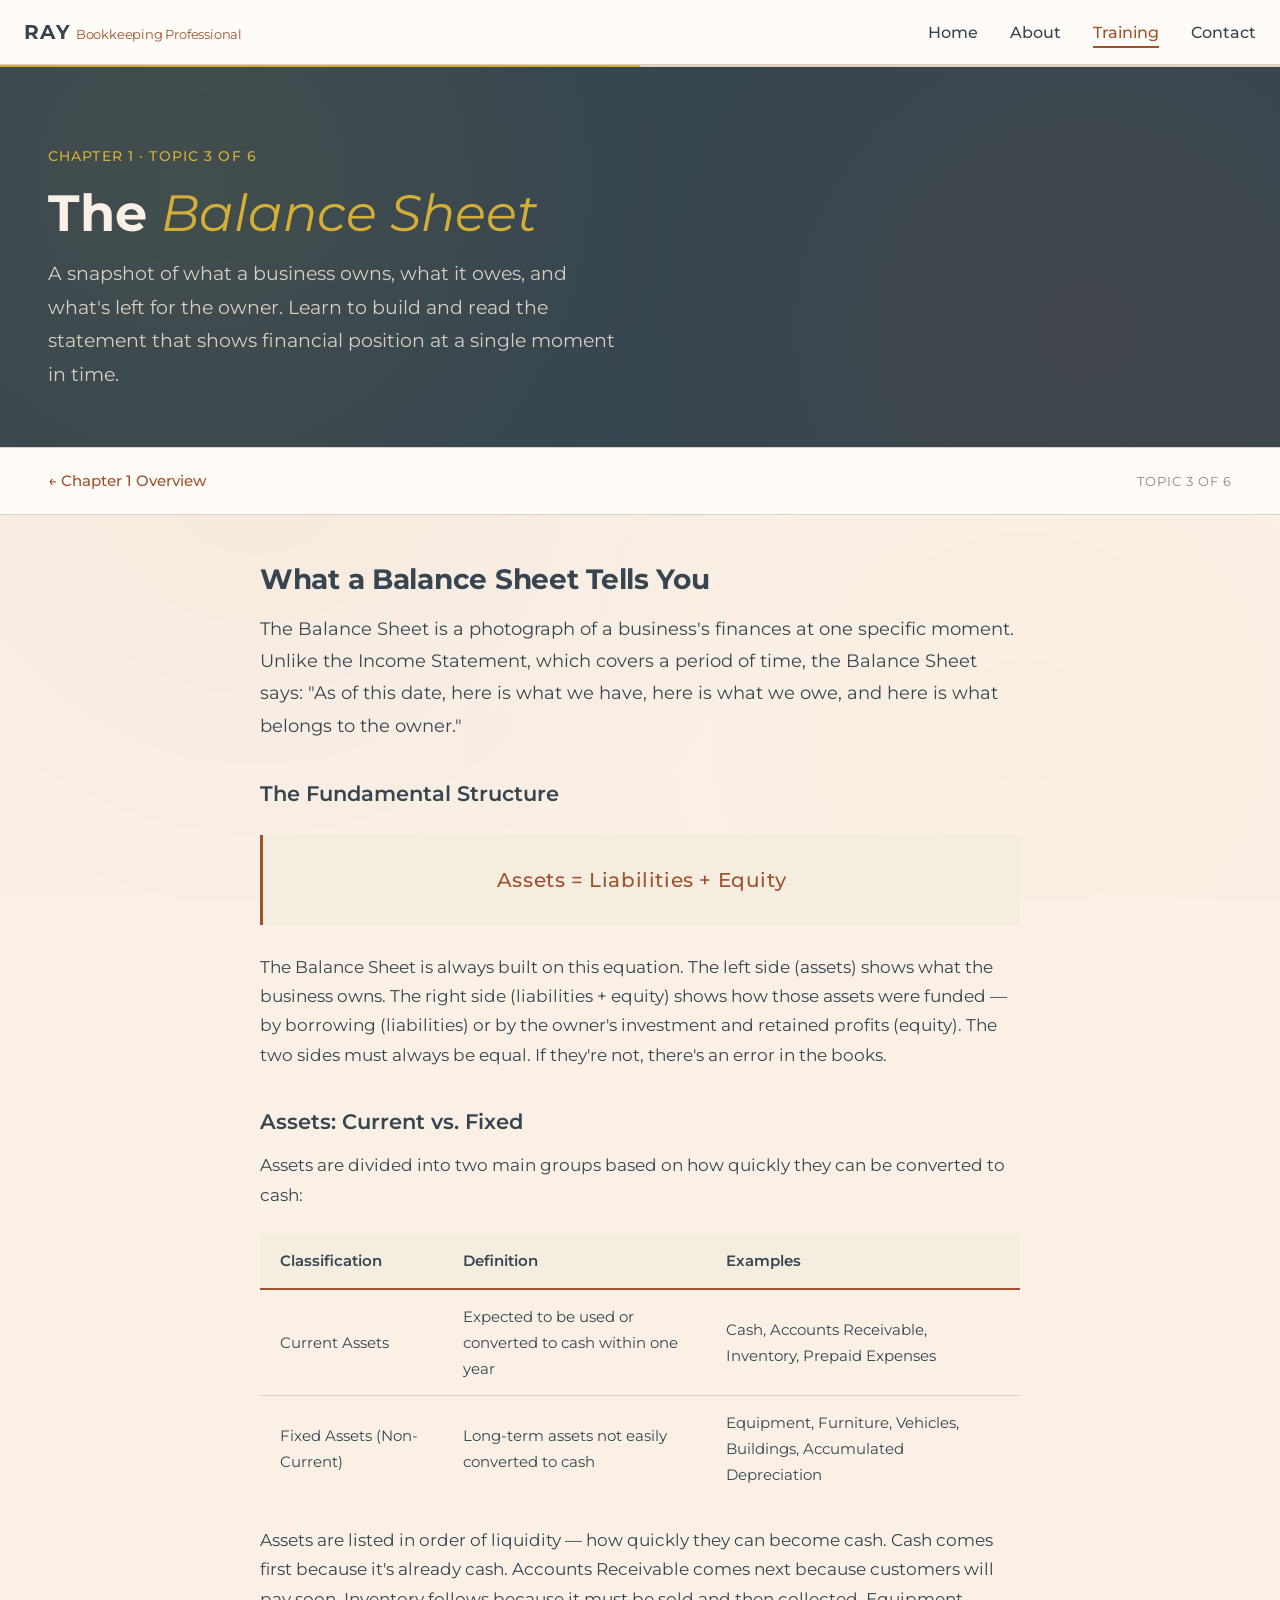
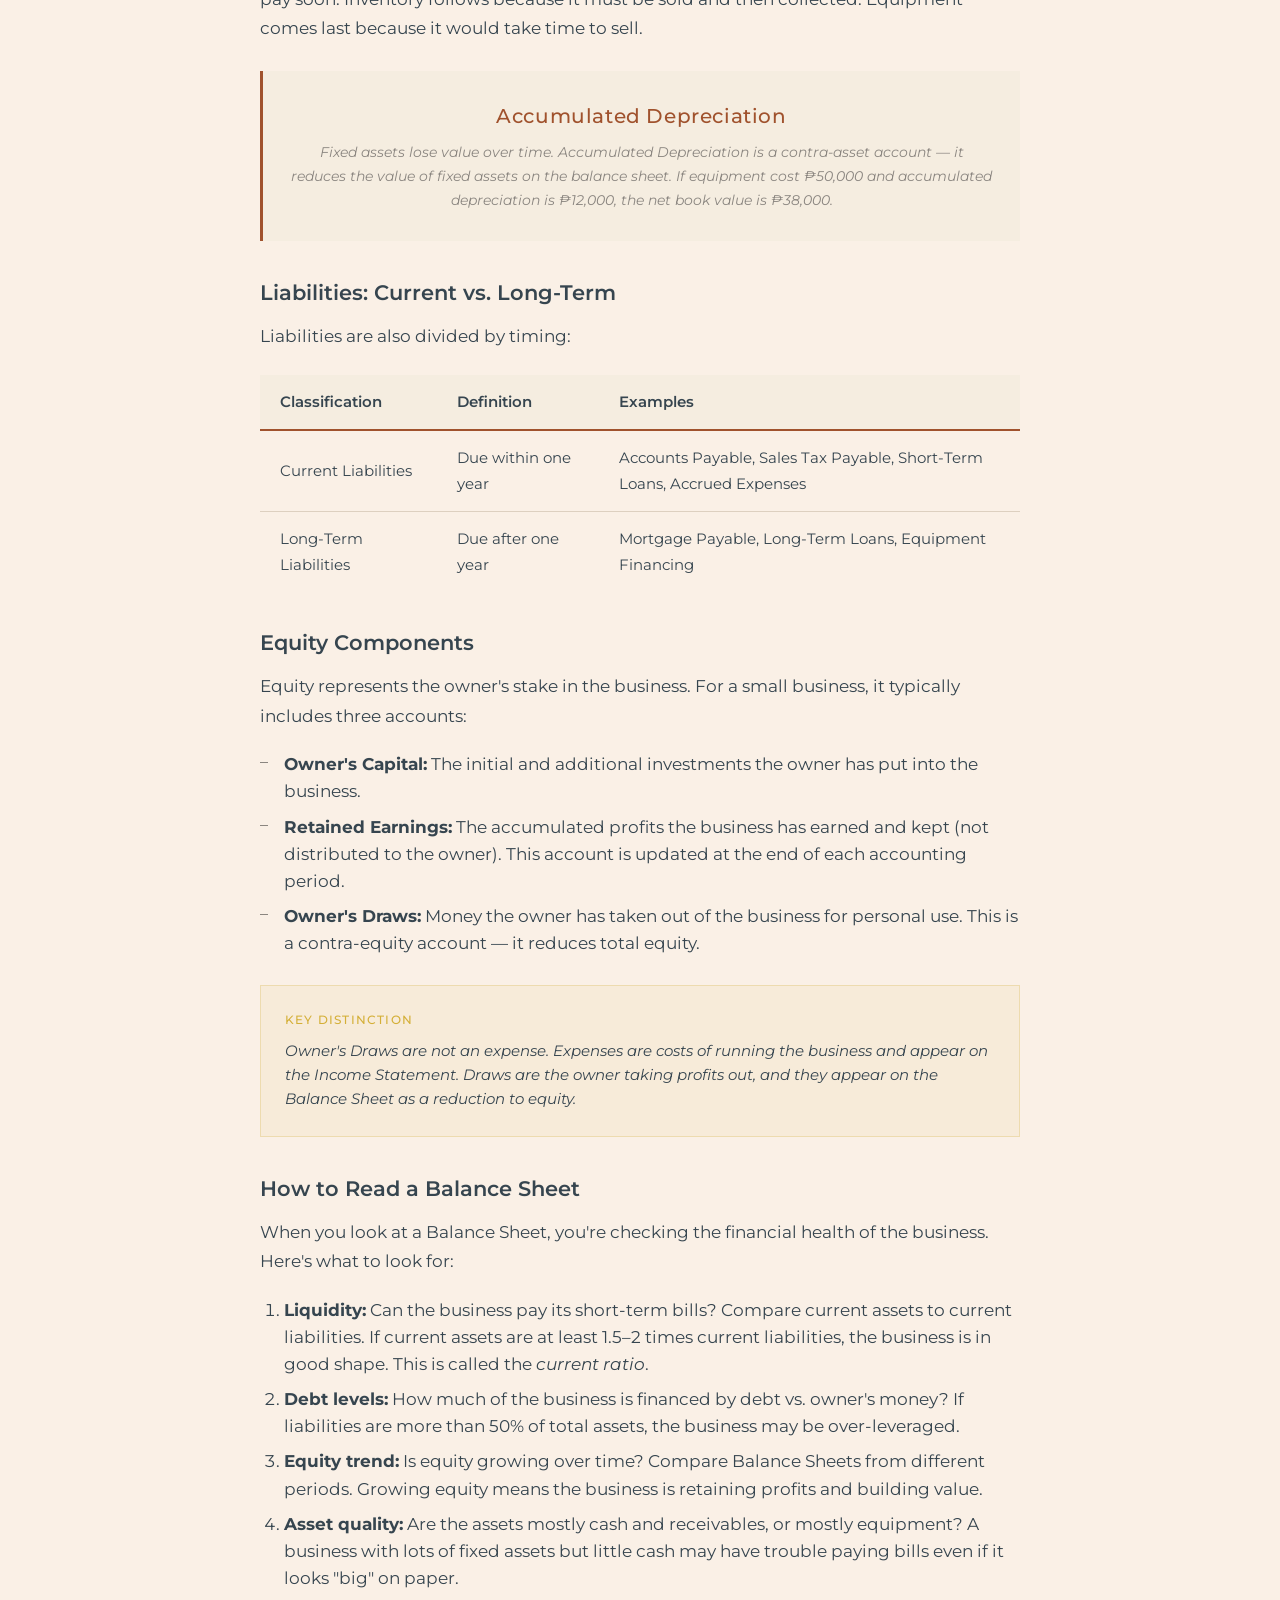
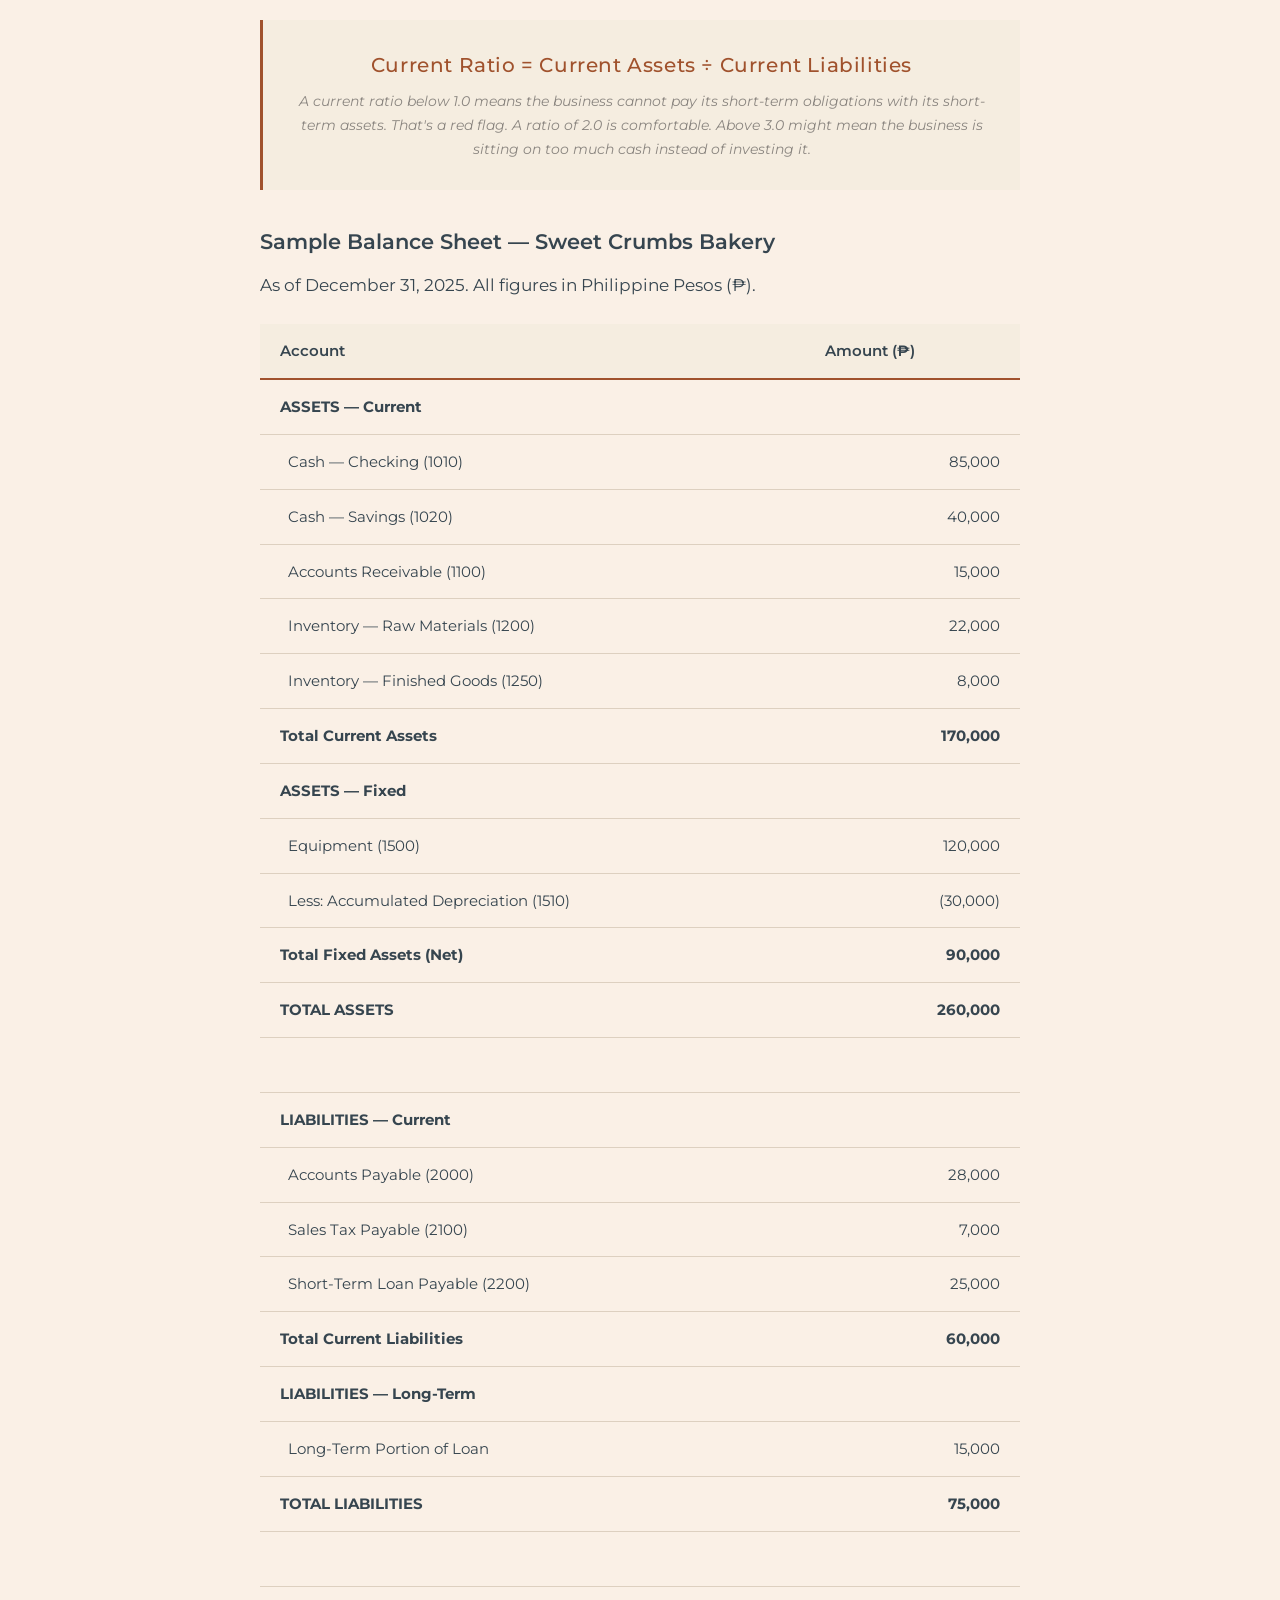
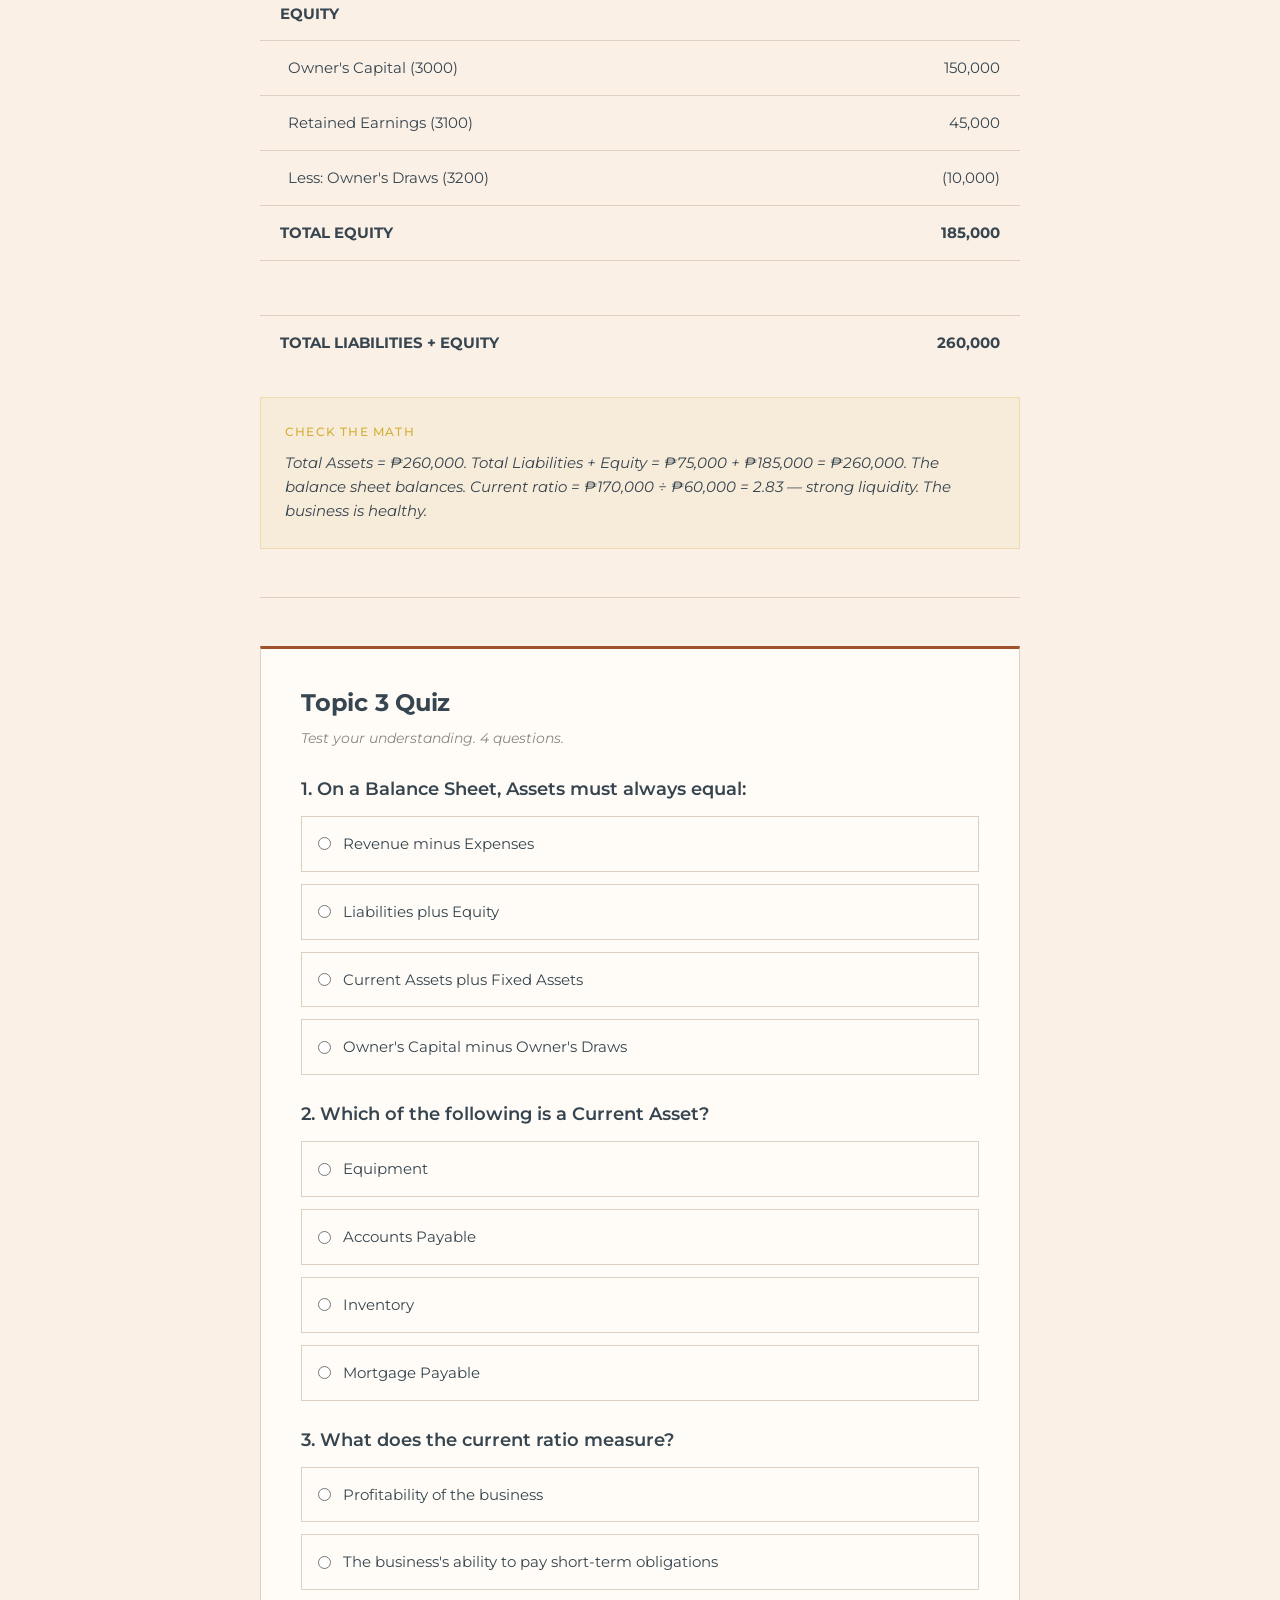
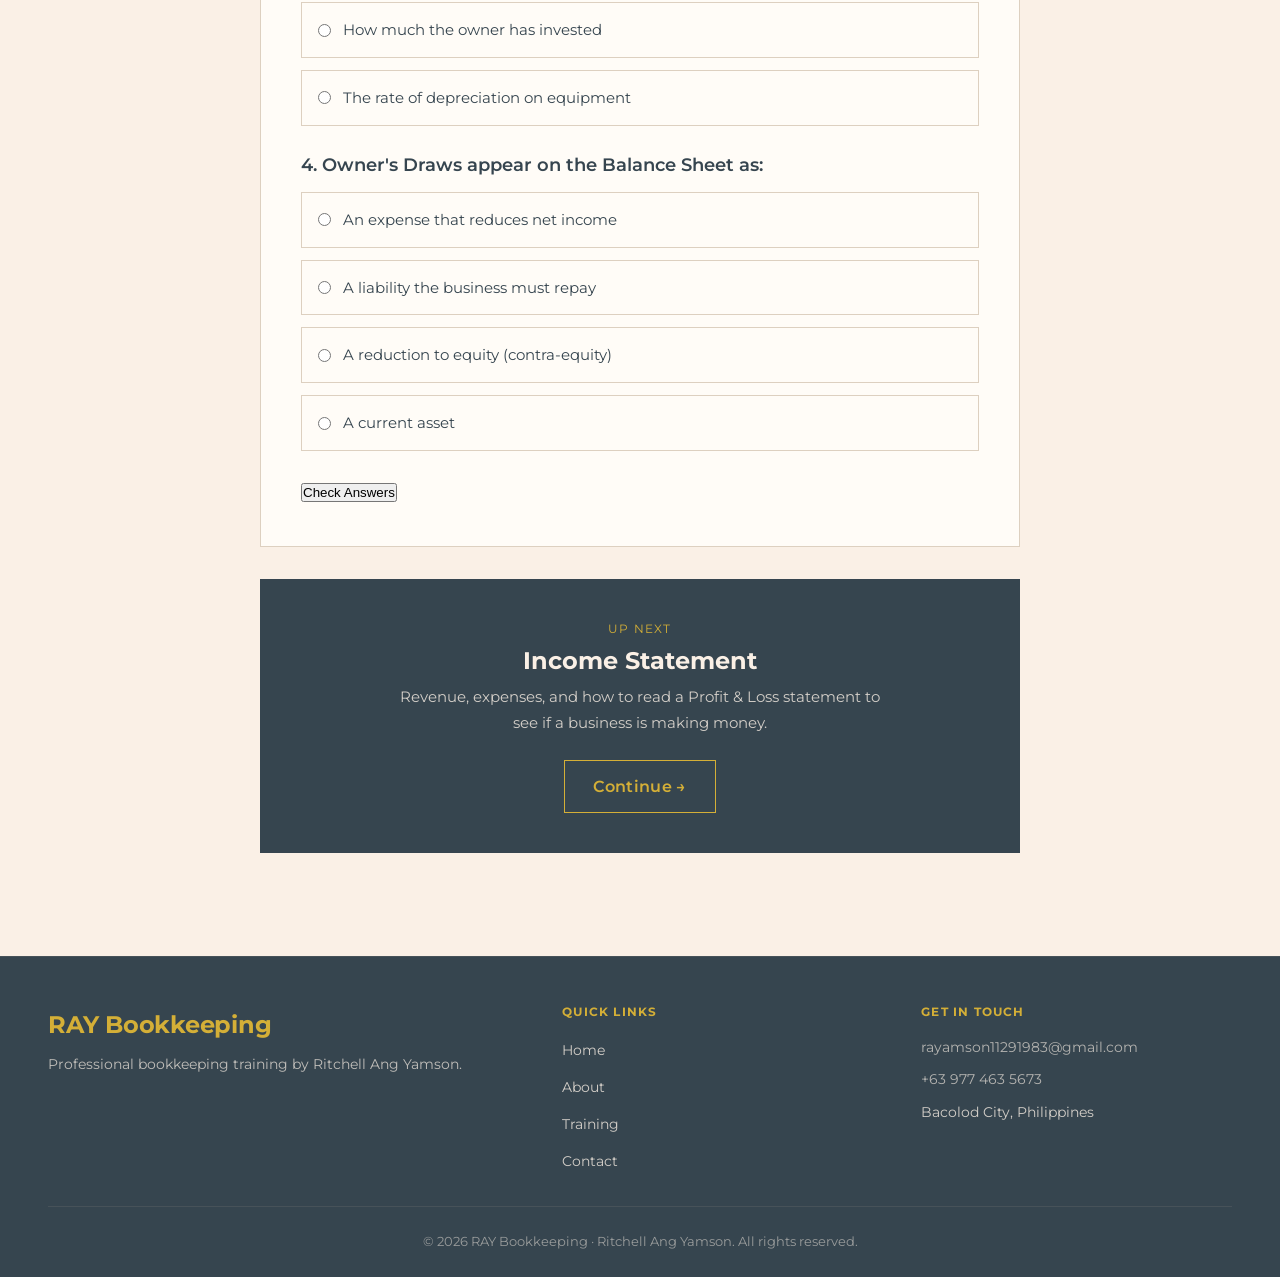
<file: day1-topic3.html>
<!DOCTYPE html>
<html lang="en">
<head>
  <meta charset="UTF-8">
  <meta name="viewport" content="width=device-width, initial-scale=1.0">
  <title>Topic 3 — Balance Sheet | RAY Bookkeeping</title>
  <link rel="preconnect" href="https://fonts.googleapis.com">
  <link rel="preconnect" href="https://fonts.gstatic.com" crossorigin>
  <link href="https://fonts.googleapis.com/css2?family=Montserrat:wght@300;400;500;600;700&display=swap" rel="stylesheet">
  <link rel="stylesheet" href="assets/css/style.css">
</head>
<body>
  <nav class="nav"><div class="nav__container"><a href="index.html" class="nav__logo" aria-label="RAY Bookkeeping — Ritchell Ang Yamson"><span class="ray-letters"><span class="ray-letter" data-full="Ritchell">R</span><span class="ray-letter" data-full="Ang">A</span><span class="ray-letter" data-full="Yamson">Y</span></span><span class="nav__logo-sub">Bookkeeping Professional</span></a><button class="nav__toggle" aria-label="Menu" id="navToggle"><span></span><span></span><span></span></button><ul class="nav__menu" id="navMenu"><li><a href="index.html" class="nav__link">Home</a></li><li><a href="about.html" class="nav__link">About</a></li><li><a href="training.html" class="nav__link nav__link--active">Training</a></li><li><a href="index.html#contact" class="nav__link">Contact</a></li></ul></div></nav>
  <div class="topic-progress"><div class="topic-progress__bar" style="width:50%"></div></div>

  <section class="page-hero page-hero--topic"><div class="container">
    <p class="hero__eyebrow">Chapter 1 · Topic 3 of 6</p>
    <h1 class="page-hero__title">The <em>Balance Sheet</em></h1>
    <p class="page-hero__subtitle">A snapshot of what a business owns, what it owes, and what's left for the owner. Learn to build and read the statement that shows financial position at a single moment in time.</p>
  </div></section>

  <div class="lesson-nav"><div class="container"><div class="lesson-nav__inner">
    <a href="day1.html" class="lesson-nav__back">&larr; Chapter 1 Overview</a>
    <span class="lesson-nav__progress">Topic 3 of 6</span>
  </div></div></div>

  <section class="lesson"><div class="container"><div class="lesson__main" style="max-width:760px;margin:0 auto;">

    <article class="lesson__topic reveal">
      <h2 class="lesson__topic-title">What a Balance Sheet Tells You</h2>
      <p class="lesson__topic-intro">The Balance Sheet is a photograph of a business's finances at one specific moment. Unlike the Income Statement, which covers a period of time, the Balance Sheet says: "As of this date, here is what we have, here is what we owe, and here is what belongs to the owner."</p>

      <h3 class="lesson__subheading">The Fundamental Structure</h3>
      <div class="lesson__callout">
        <p class="lesson__callout-formula">Assets = Liabilities + Equity</p>
      </div>
      <p class="lesson__text">The Balance Sheet is always built on this equation. The left side (assets) shows what the business owns. The right side (liabilities + equity) shows how those assets were funded — by borrowing (liabilities) or by the owner's investment and retained profits (equity). The two sides must always be equal. If they're not, there's an error in the books.</p>

      <h3 class="lesson__subheading">Assets: Current vs. Fixed</h3>
      <p class="lesson__text">Assets are divided into two main groups based on how quickly they can be converted to cash:</p>
      <table class="lesson__table">
        <thead><tr><th>Classification</th><th>Definition</th><th>Examples</th></tr></thead>
        <tbody>
          <tr><td>Current Assets</td><td>Expected to be used or converted to cash within one year</td><td>Cash, Accounts Receivable, Inventory, Prepaid Expenses</td></tr>
          <tr><td>Fixed Assets (Non-Current)</td><td>Long-term assets not easily converted to cash</td><td>Equipment, Furniture, Vehicles, Buildings, Accumulated Depreciation</td></tr>
        </tbody>
      </table>
      <p class="lesson__text">Assets are listed in order of liquidity — how quickly they can become cash. Cash comes first because it's already cash. Accounts Receivable comes next because customers will pay soon. Inventory follows because it must be sold and then collected. Equipment comes last because it would take time to sell.</p>

      <div class="lesson__callout">
        <p class="lesson__callout-formula">Accumulated Depreciation</p>
        <p class="lesson__callout-note">Fixed assets lose value over time. Accumulated Depreciation is a contra-asset account — it reduces the value of fixed assets on the balance sheet. If equipment cost ₱50,000 and accumulated depreciation is ₱12,000, the net book value is ₱38,000.</p>
      </div>

      <h3 class="lesson__subheading">Liabilities: Current vs. Long-Term</h3>
      <p class="lesson__text">Liabilities are also divided by timing:</p>
      <table class="lesson__table">
        <thead><tr><th>Classification</th><th>Definition</th><th>Examples</th></tr></thead>
        <tbody>
          <tr><td>Current Liabilities</td><td>Due within one year</td><td>Accounts Payable, Sales Tax Payable, Short-Term Loans, Accrued Expenses</td></tr>
          <tr><td>Long-Term Liabilities</td><td>Due after one year</td><td>Mortgage Payable, Long-Term Loans, Equipment Financing</td></tr>
        </tbody>
      </table>

      <h3 class="lesson__subheading">Equity Components</h3>
      <p class="lesson__text">Equity represents the owner's stake in the business. For a small business, it typically includes three accounts:</p>
      <ul class="lesson__bullet">
        <li><strong>Owner's Capital:</strong> The initial and additional investments the owner has put into the business.</li>
        <li><strong>Retained Earnings:</strong> The accumulated profits the business has earned and kept (not distributed to the owner). This account is updated at the end of each accounting period.</li>
        <li><strong>Owner's Draws:</strong> Money the owner has taken out of the business for personal use. This is a contra-equity account — it reduces total equity.</li>
      </ul>

      <div class="lesson__tip"><p class="lesson__tip-label">Key distinction</p><p class="lesson__tip-text">Owner's Draws are not an expense. Expenses are costs of running the business and appear on the Income Statement. Draws are the owner taking profits out, and they appear on the Balance Sheet as a reduction to equity.</p></div>

      <h3 class="lesson__subheading">How to Read a Balance Sheet</h3>
      <p class="lesson__text">When you look at a Balance Sheet, you're checking the financial health of the business. Here's what to look for:</p>
      <ol class="lesson__numbered">
        <li><strong>Liquidity:</strong> Can the business pay its short-term bills? Compare current assets to current liabilities. If current assets are at least 1.5–2 times current liabilities, the business is in good shape. This is called the <em>current ratio</em>.</li>
        <li><strong>Debt levels:</strong> How much of the business is financed by debt vs. owner's money? If liabilities are more than 50% of total assets, the business may be over-leveraged.</li>
        <li><strong>Equity trend:</strong> Is equity growing over time? Compare Balance Sheets from different periods. Growing equity means the business is retaining profits and building value.</li>
        <li><strong>Asset quality:</strong> Are the assets mostly cash and receivables, or mostly equipment? A business with lots of fixed assets but little cash may have trouble paying bills even if it looks "big" on paper.</li>
      </ol>

      <div class="lesson__callout">
        <p class="lesson__callout-formula">Current Ratio = Current Assets ÷ Current Liabilities</p>
        <p class="lesson__callout-note">A current ratio below 1.0 means the business cannot pay its short-term obligations with its short-term assets. That's a red flag. A ratio of 2.0 is comfortable. Above 3.0 might mean the business is sitting on too much cash instead of investing it.</p>
      </div>

      <h3 class="lesson__subheading">Sample Balance Sheet — Sweet Crumbs Bakery</h3>
      <p class="lesson__text">As of December 31, 2025. All figures in Philippine Pesos (₱).</p>
      <table class="lesson__table">
        <thead><tr><th>Account</th><th>Amount (₱)</th></tr></thead>
        <tbody>
          <tr><td colspan="2"><strong>ASSETS — Current</strong></td></tr>
          <tr><td>&nbsp;&nbsp;Cash — Checking (1010)</td><td style="text-align:right">85,000</td></tr>
          <tr><td>&nbsp;&nbsp;Cash — Savings (1020)</td><td style="text-align:right">40,000</td></tr>
          <tr><td>&nbsp;&nbsp;Accounts Receivable (1100)</td><td style="text-align:right">15,000</td></tr>
          <tr><td>&nbsp;&nbsp;Inventory — Raw Materials (1200)</td><td style="text-align:right">22,000</td></tr>
          <tr><td>&nbsp;&nbsp;Inventory — Finished Goods (1250)</td><td style="text-align:right">8,000</td></tr>
          <tr><td><strong>Total Current Assets</strong></td><td style="text-align:right"><strong>170,000</strong></td></tr>
          <tr><td colspan="2"><strong>ASSETS — Fixed</strong></td></tr>
          <tr><td>&nbsp;&nbsp;Equipment (1500)</td><td style="text-align:right">120,000</td></tr>
          <tr><td>&nbsp;&nbsp;Less: Accumulated Depreciation (1510)</td><td style="text-align:right">(30,000)</td></tr>
          <tr><td><strong>Total Fixed Assets (Net)</strong></td><td style="text-align:right"><strong>90,000</strong></td></tr>
          <tr><td><strong>TOTAL ASSETS</strong></td><td style="text-align:right"><strong>260,000</strong></td></tr>
          <tr><td colspan="2">&nbsp;</td></tr>
          <tr><td colspan="2"><strong>LIABILITIES — Current</strong></td></tr>
          <tr><td>&nbsp;&nbsp;Accounts Payable (2000)</td><td style="text-align:right">28,000</td></tr>
          <tr><td>&nbsp;&nbsp;Sales Tax Payable (2100)</td><td style="text-align:right">7,000</td></tr>
          <tr><td>&nbsp;&nbsp;Short-Term Loan Payable (2200)</td><td style="text-align:right">25,000</td></tr>
          <tr><td><strong>Total Current Liabilities</strong></td><td style="text-align:right"><strong>60,000</strong></td></tr>
          <tr><td colspan="2"><strong>LIABILITIES — Long-Term</strong></td></tr>
          <tr><td>&nbsp;&nbsp;Long-Term Portion of Loan</td><td style="text-align:right">15,000</td></tr>
          <tr><td><strong>TOTAL LIABILITIES</strong></td><td style="text-align:right"><strong>75,000</strong></td></tr>
          <tr><td colspan="2">&nbsp;</td></tr>
          <tr><td colspan="2"><strong>EQUITY</strong></td></tr>
          <tr><td>&nbsp;&nbsp;Owner's Capital (3000)</td><td style="text-align:right">150,000</td></tr>
          <tr><td>&nbsp;&nbsp;Retained Earnings (3100)</td><td style="text-align:right">45,000</td></tr>
          <tr><td>&nbsp;&nbsp;Less: Owner's Draws (3200)</td><td style="text-align:right">(10,000)</td></tr>
          <tr><td><strong>TOTAL EQUITY</strong></td><td style="text-align:right"><strong>185,000</strong></td></tr>
          <tr><td colspan="2">&nbsp;</td></tr>
          <tr><td><strong>TOTAL LIABILITIES + EQUITY</strong></td><td style="text-align:right"><strong>260,000</strong></td></tr>
        </tbody>
      </table>

      <div class="lesson__tip"><p class="lesson__tip-label">Check the math</p><p class="lesson__tip-text">Total Assets = ₱260,000. Total Liabilities + Equity = ₱75,000 + ₱185,000 = ₱260,000. The balance sheet balances. Current ratio = ₱170,000 ÷ ₱60,000 = 2.83 — strong liquidity. The business is healthy.</p></div>
    </article>

    <div class="lesson__divider reveal"></div>

    <section class="quiz reveal">
      <h2 class="quiz__title">Topic 3 Quiz</h2>
      <p class="quiz__subtitle">Test your understanding. 4 questions.</p>

      <div class="quiz__question">1. On a Balance Sheet, Assets must always equal:</div>
      <div class="quiz__options">
        <label class="quiz__option"><input type="radio" name="q1" value="a"> Revenue minus Expenses</label>
        <label class="quiz__option"><input type="radio" name="q1" value="b"> Liabilities plus Equity</label>
        <label class="quiz__option"><input type="radio" name="q1" value="c"> Current Assets plus Fixed Assets</label>
        <label class="quiz__option"><input type="radio" name="q1" value="d"> Owner's Capital minus Owner's Draws</label>
      </div>

      <div class="quiz__question">2. Which of the following is a Current Asset?</div>
      <div class="quiz__options">
        <label class="quiz__option"><input type="radio" name="q2" value="a"> Equipment</label>
        <label class="quiz__option"><input type="radio" name="q2" value="b"> Accounts Payable</label>
        <label class="quiz__option"><input type="radio" name="q2" value="c"> Inventory</label>
        <label class="quiz__option"><input type="radio" name="q2" value="d"> Mortgage Payable</label>
      </div>

      <div class="quiz__question">3. What does the current ratio measure?</div>
      <div class="quiz__options">
        <label class="quiz__option"><input type="radio" name="q3" value="a"> Profitability of the business</label>
        <label class="quiz__option"><input type="radio" name="q3" value="b"> The business's ability to pay short-term obligations</label>
        <label class="quiz__option"><input type="radio" name="q3" value="c"> How much the owner has invested</label>
        <label class="quiz__option"><input type="radio" name="q3" value="d"> The rate of depreciation on equipment</label>
      </div>

      <div class="quiz__question">4. Owner's Draws appear on the Balance Sheet as:</div>
      <div class="quiz__options">
        <label class="quiz__option"><input type="radio" name="q4" value="a"> An expense that reduces net income</label>
        <label class="quiz__option"><input type="radio" name="q4" value="b"> A liability the business must repay</label>
        <label class="quiz__option"><input type="radio" name="q4" value="c"> A reduction to equity (contra-equity)</label>
        <label class="quiz__option"><input type="radio" name="q4" value="d"> A current asset</label>
      </div>

      <button class="quiz__check" onclick="checkQuiz()">Check Answers</button>
      <div class="quiz__result" id="quizResult"></div>
    </section>

    <div class="lesson__next">
      <div class="lesson__next-box">
        <p class="lesson__next-label">Up Next</p>
        <h3 class="lesson__next-title">Income Statement</h3>
        <p class="lesson__next-desc">Revenue, expenses, and how to read a Profit &amp; Loss statement to see if a business is making money.</p>
        <a href="day1-topic4.html" class="btn btn--ghost">Continue &rarr;</a>
      </div>
    </div>

  </div></div></section>

  <footer class="footer"><div class="container"><div class="footer__grid"><div class="footer__brand"><span class="footer__brand-name">RAY Bookkeeping</span><span class="footer__brand-sub">Professional bookkeeping training by Ritchell Ang Yamson.</span></div><div class="footer__col"><h4 class="footer__col-title">Quick Links</h4><ul class="footer__links"><li><a href="index.html">Home</a></li><li><a href="about.html">About</a></li><li><a href="training.html">Training</a></li><li><a href="index.html#contact">Contact</a></li></ul></div><div class="footer__col"><h4 class="footer__col-title">Get in Touch</h4><p class="footer__contact-item"><a href="mailto:rayamson11291983@gmail.com">rayamson11291983@gmail.com</a></p><p class="footer__contact-item"><a href="tel:+639774635673">+63 977 463 5673</a></p><p class="footer__contact-item">Bacolod City, Philippines</p></div></div><div class="footer__bottom"><p class="footer__text">&copy; 2026 RAY Bookkeeping · Ritchell Ang Yamson. All rights reserved.</p></div></div></footer>
  <button class="back-to-top" aria-label="Back to top"><svg viewBox="0 0 24 24"><polyline points="18 15 12 9 6 15"/></svg></button>
  <script src="assets/js/main.js"></script>
  <script>
  function checkQuiz() {
    var answers = { q1: 'b', q2: 'c', q3: 'b', q4: 'c' };
    var score = 0, total = 4;
    var questions = ['q1','q2','q3','q4'];
    questions.forEach(function(q) {
      var options = document.getElementsByName(q);
      options.forEach(function(opt) {
        var label = opt.parentElement;
        label.classList.remove('quiz__option--correct','quiz__option--wrong');
        if (opt.checked && opt.value === answers[q]) {
          label.classList.add('quiz__option--correct');
          score++;
        } else if (opt.checked && opt.value !== answers[q]) {
          label.classList.add('quiz__option--wrong');
        }
      });
    });
    var result = document.getElementById('quizResult');
    result.className = 'quiz__result quiz__result--show';
    result.className = 'quiz__result quiz__result--show ' + (score === total ? 'quiz__result--perfect' : (score >= 3 ? 'quiz__result--pass' : 'quiz__result--fail')); result.textContent = 'You scored ' + score + ' of ' + total + '. ' + (score === total ? 'Perfect!' : (score >= 3 ? 'Good job!' : 'Review the topic and try again.'));
  }
  </script>
</body>
</html>
</file>
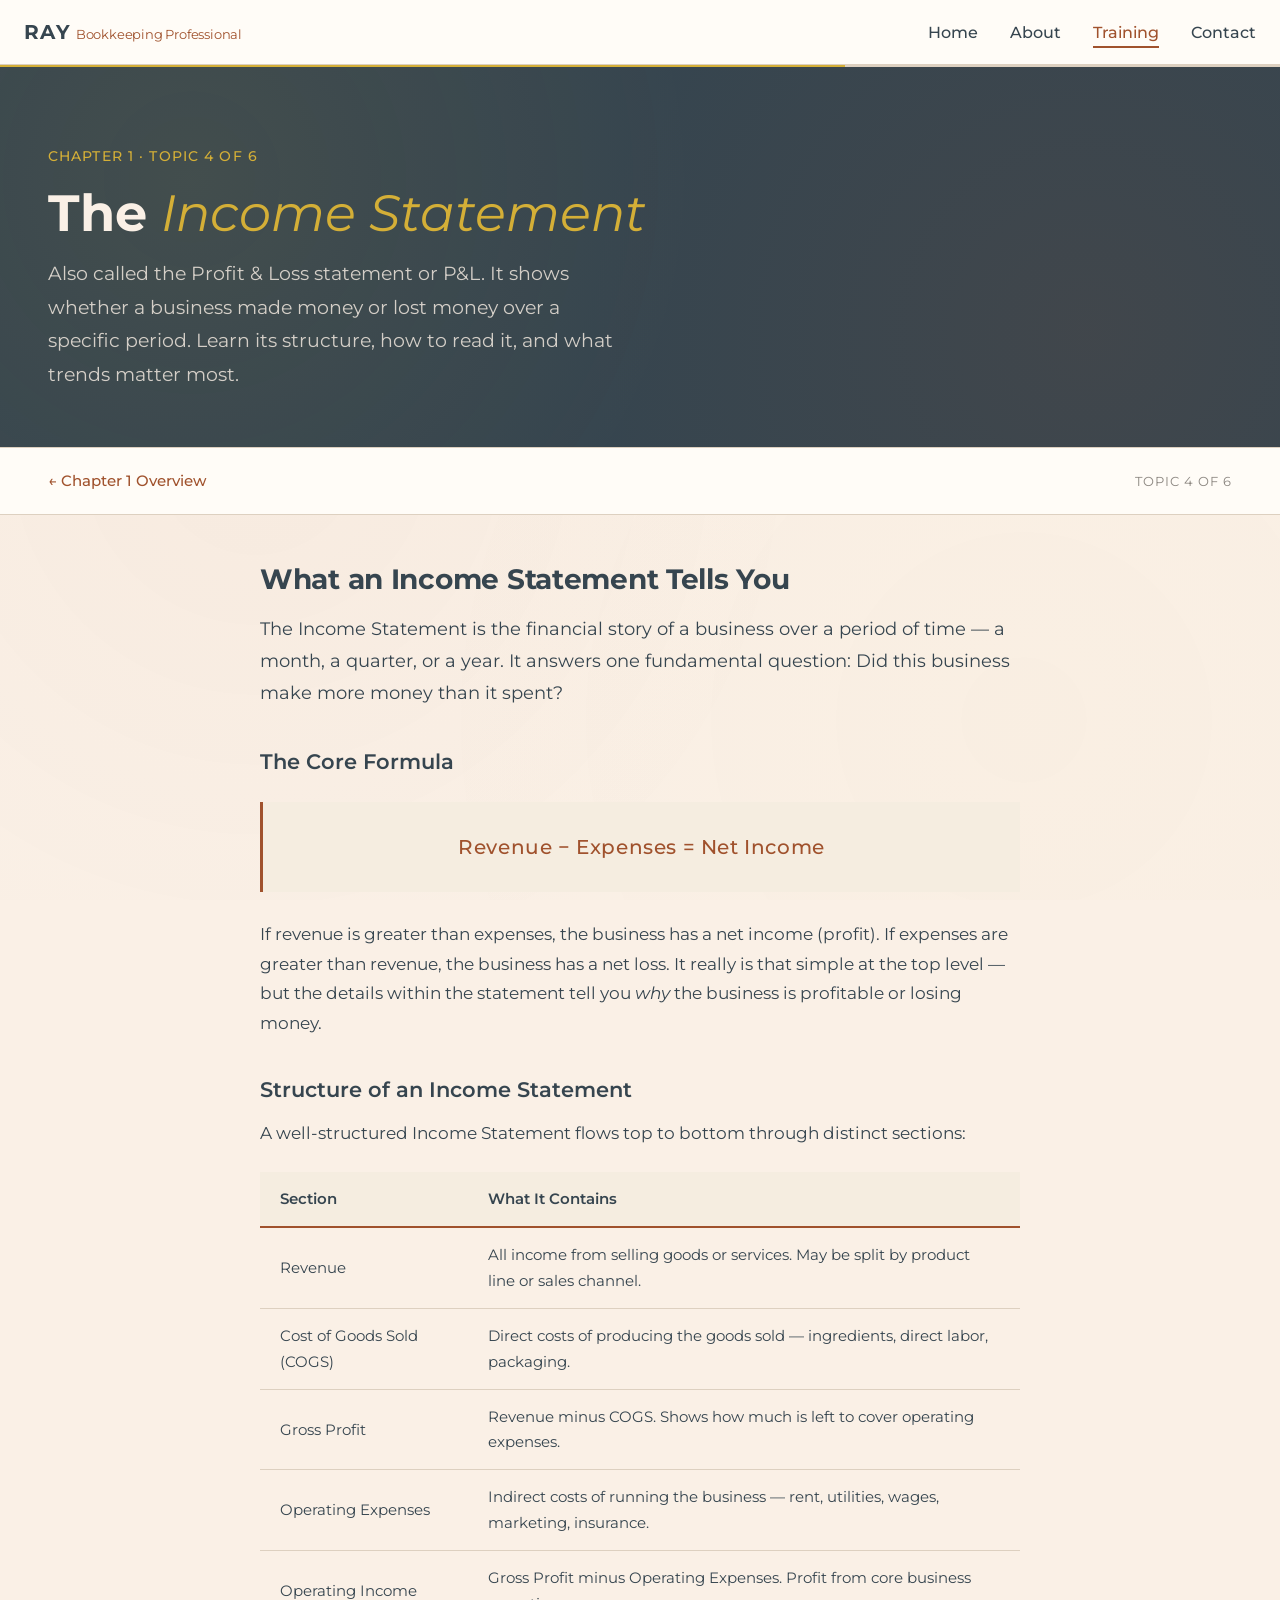
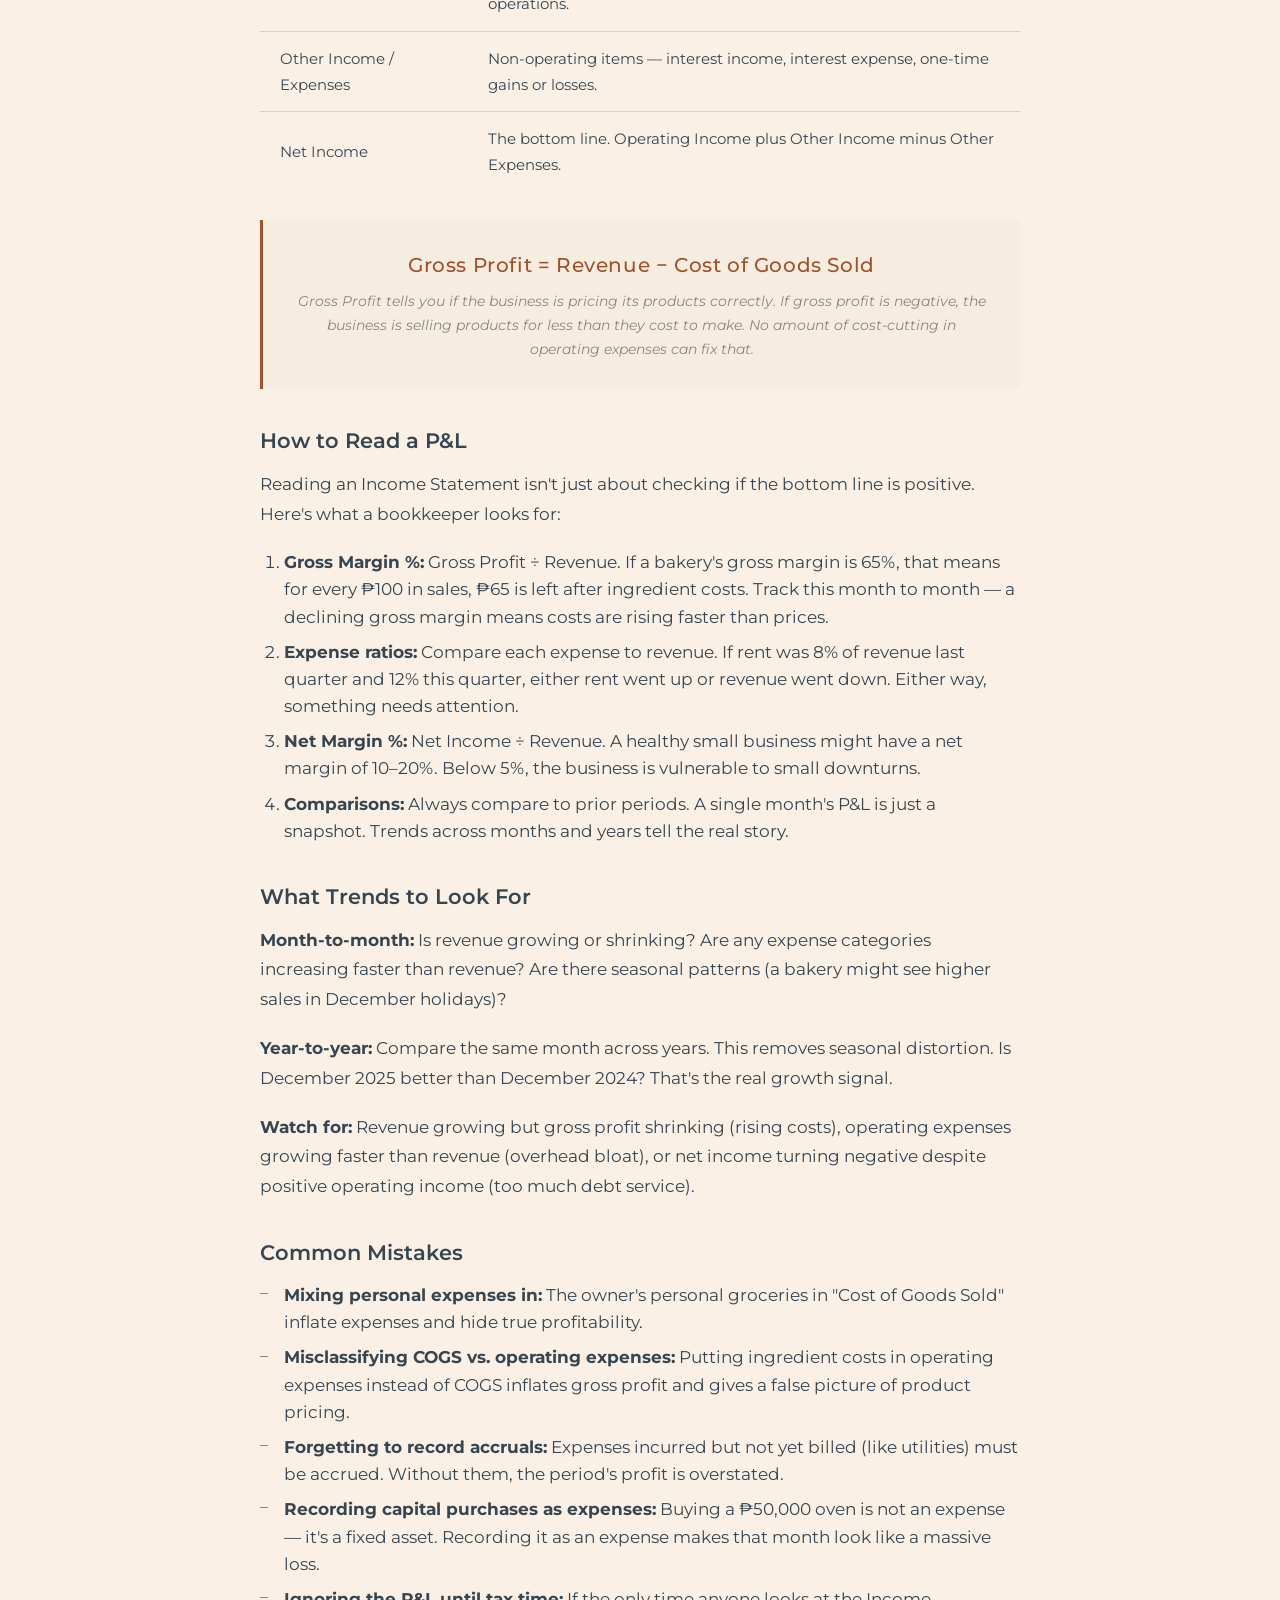
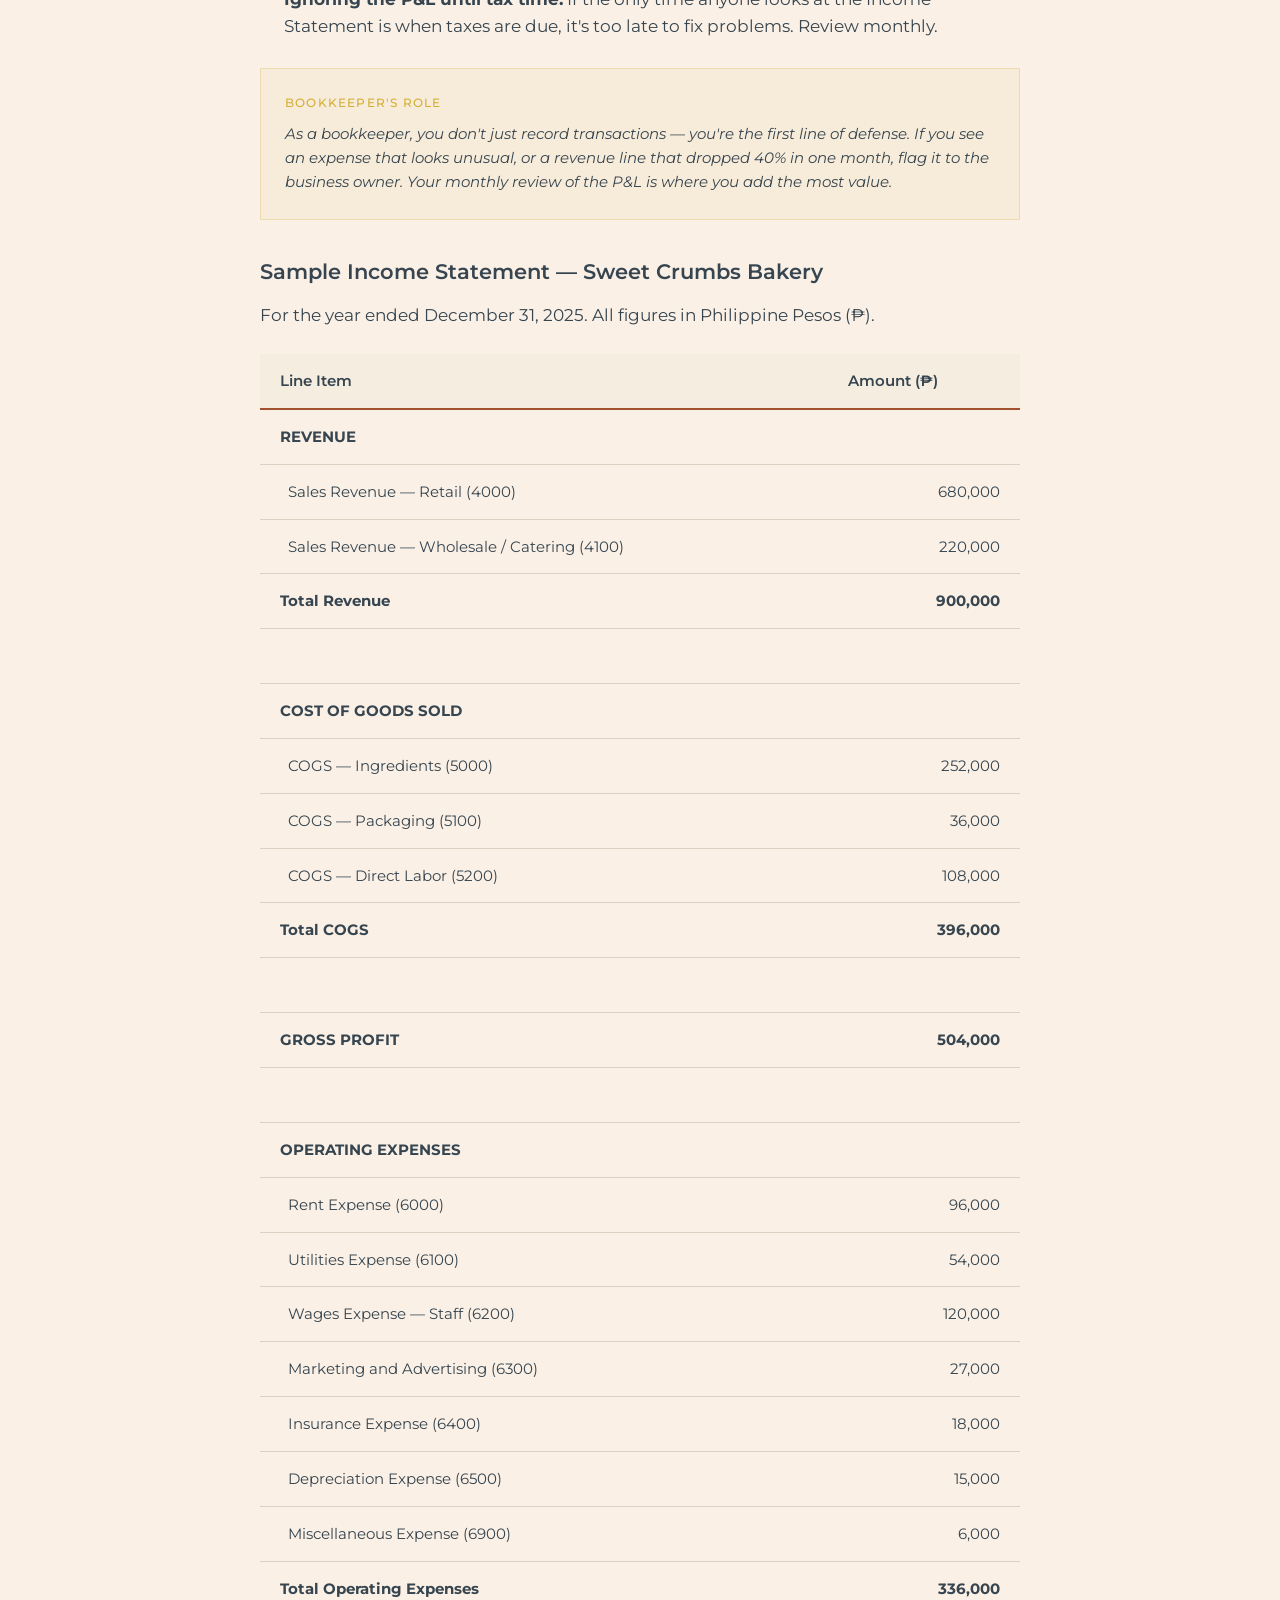
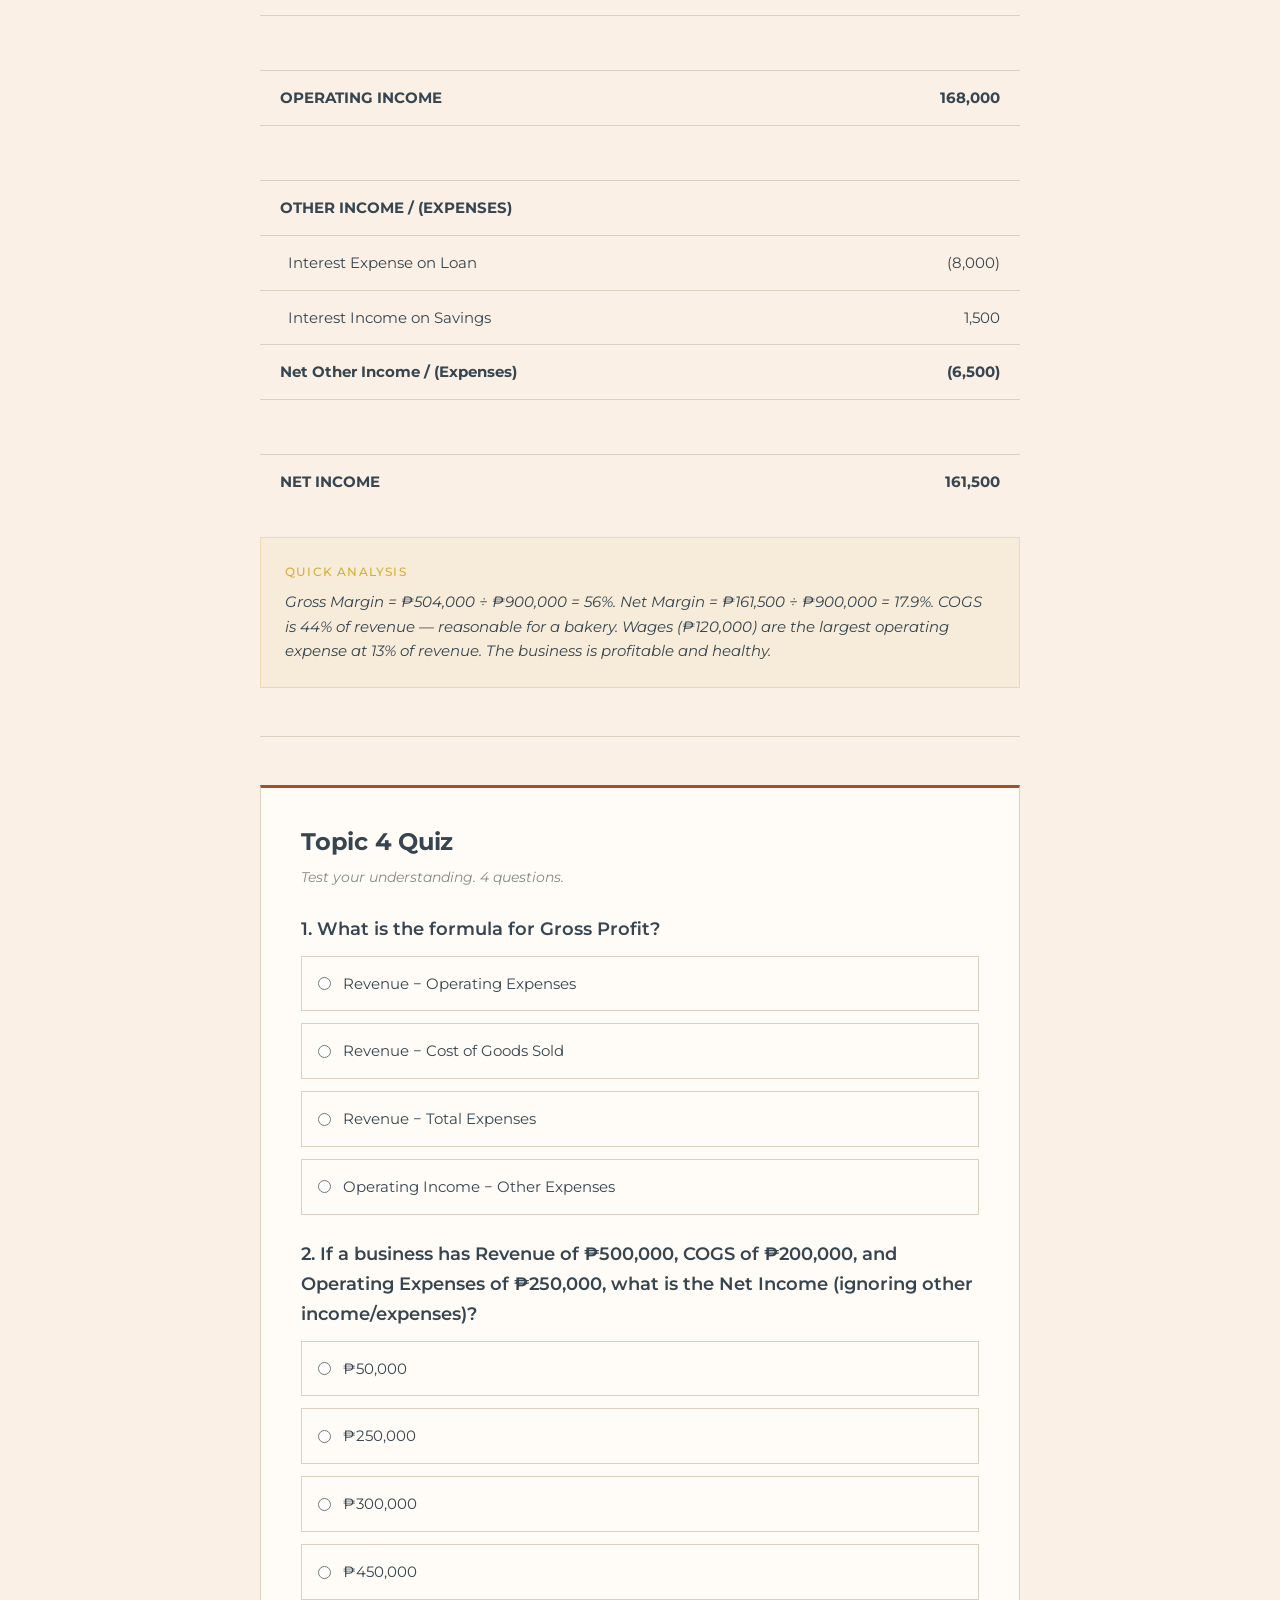
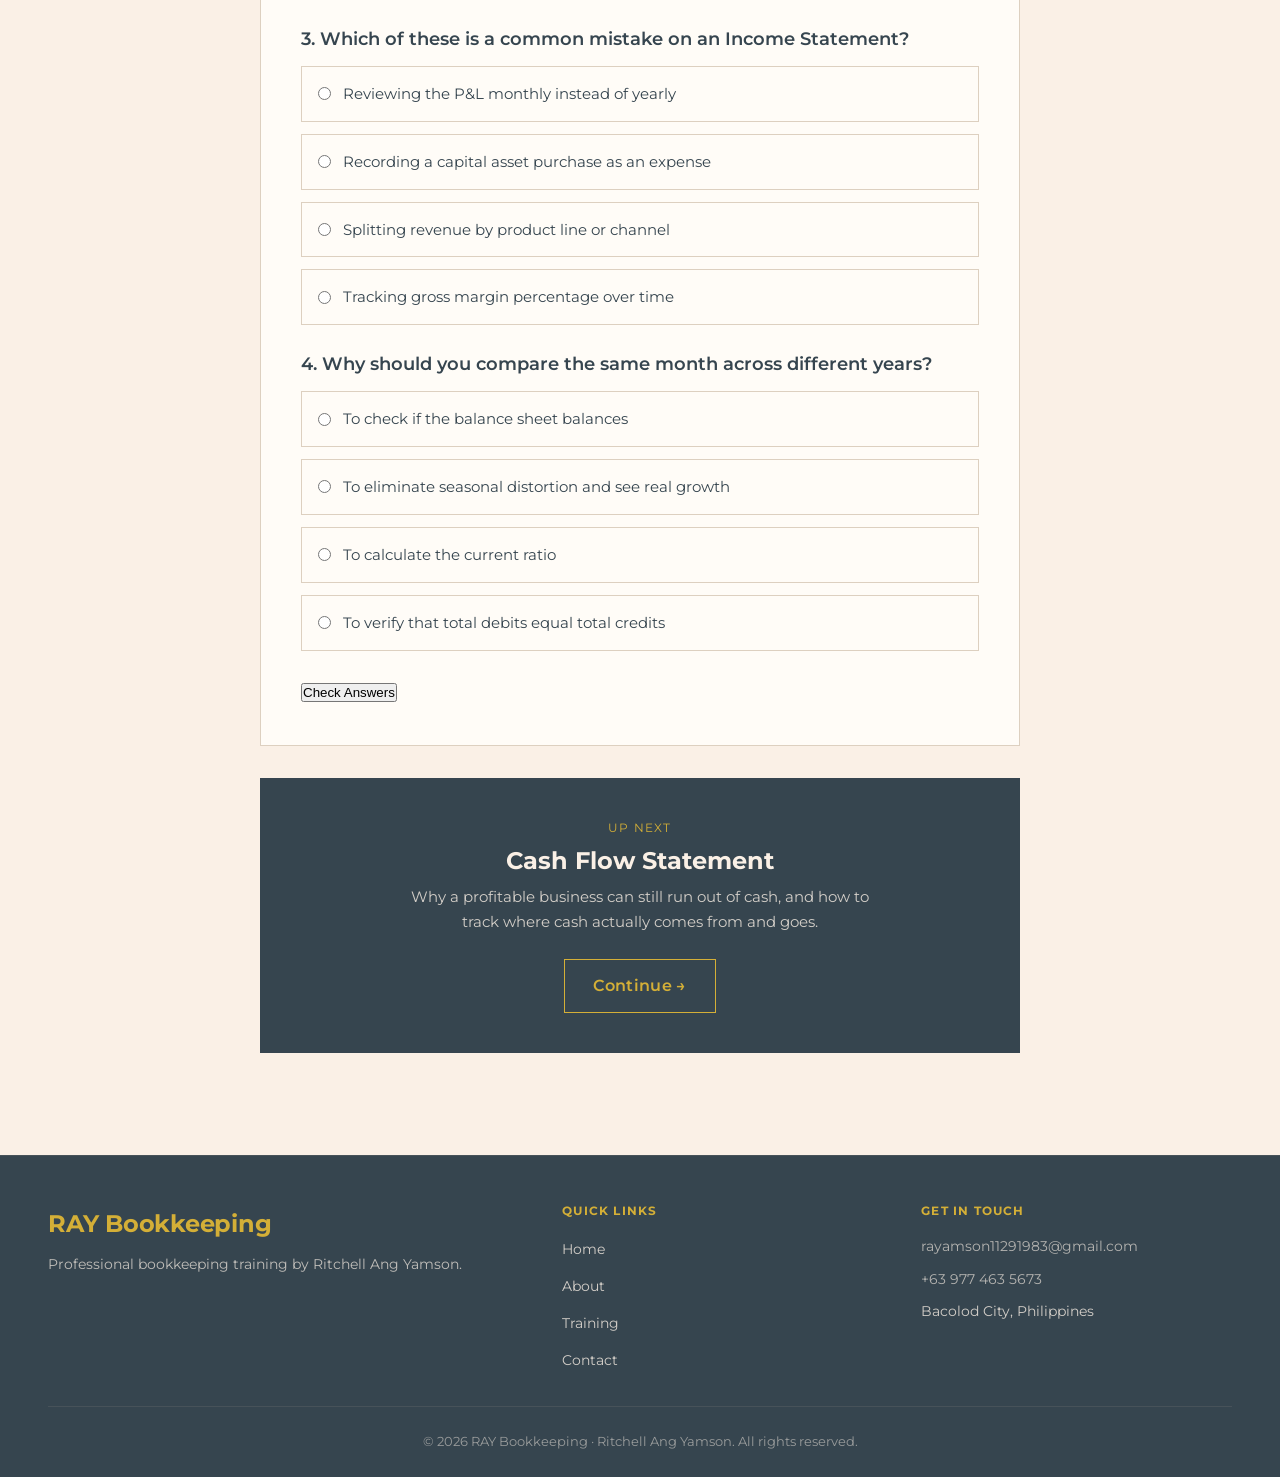
<file: day1-topic4.html>
<!DOCTYPE html>
<html lang="en">
<head>
  <meta charset="UTF-8">
  <meta name="viewport" content="width=device-width, initial-scale=1.0">
  <title>Topic 4 — Income Statement | RAY Bookkeeping</title>
  <link rel="preconnect" href="https://fonts.googleapis.com">
  <link rel="preconnect" href="https://fonts.gstatic.com" crossorigin>
  <link href="https://fonts.googleapis.com/css2?family=Montserrat:wght@300;400;500;600;700&display=swap" rel="stylesheet">
  <link rel="stylesheet" href="assets/css/style.css">
</head>
<body>
  <nav class="nav"><div class="nav__container"><a href="index.html" class="nav__logo" aria-label="RAY Bookkeeping — Ritchell Ang Yamson"><span class="ray-letters"><span class="ray-letter" data-full="Ritchell">R</span><span class="ray-letter" data-full="Ang">A</span><span class="ray-letter" data-full="Yamson">Y</span></span><span class="nav__logo-sub">Bookkeeping Professional</span></a><button class="nav__toggle" aria-label="Menu" id="navToggle"><span></span><span></span><span></span></button><ul class="nav__menu" id="navMenu"><li><a href="index.html" class="nav__link">Home</a></li><li><a href="about.html" class="nav__link">About</a></li><li><a href="training.html" class="nav__link nav__link--active">Training</a></li><li><a href="index.html#contact" class="nav__link">Contact</a></li></ul></div></nav>
  <div class="topic-progress"><div class="topic-progress__bar" style="width:66%"></div></div>

  <section class="page-hero page-hero--topic"><div class="container">
    <p class="hero__eyebrow">Chapter 1 · Topic 4 of 6</p>
    <h1 class="page-hero__title">The <em>Income Statement</em></h1>
    <p class="page-hero__subtitle">Also called the Profit &amp; Loss statement or P&amp;L. It shows whether a business made money or lost money over a specific period. Learn its structure, how to read it, and what trends matter most.</p>
  </div></section>

  <div class="lesson-nav"><div class="container"><div class="lesson-nav__inner">
    <a href="day1.html" class="lesson-nav__back">&larr; Chapter 1 Overview</a>
    <span class="lesson-nav__progress">Topic 4 of 6</span>
  </div></div></div>

  <section class="lesson"><div class="container"><div class="lesson__main" style="max-width:760px;margin:0 auto;">

    <article class="lesson__topic reveal">
      <h2 class="lesson__topic-title">What an Income Statement Tells You</h2>
      <p class="lesson__topic-intro">The Income Statement is the financial story of a business over a period of time — a month, a quarter, or a year. It answers one fundamental question: Did this business make more money than it spent?</p>

      <h3 class="lesson__subheading">The Core Formula</h3>
      <div class="lesson__callout">
        <p class="lesson__callout-formula">Revenue − Expenses = Net Income</p>
      </div>
      <p class="lesson__text">If revenue is greater than expenses, the business has a net income (profit). If expenses are greater than revenue, the business has a net loss. It really is that simple at the top level — but the details within the statement tell you <em>why</em> the business is profitable or losing money.</p>

      <h3 class="lesson__subheading">Structure of an Income Statement</h3>
      <p class="lesson__text">A well-structured Income Statement flows top to bottom through distinct sections:</p>
      <table class="lesson__table">
        <thead><tr><th>Section</th><th>What It Contains</th></tr></thead>
        <tbody>
          <tr><td>Revenue</td><td>All income from selling goods or services. May be split by product line or sales channel.</td></tr>
          <tr><td>Cost of Goods Sold (COGS)</td><td>Direct costs of producing the goods sold — ingredients, direct labor, packaging.</td></tr>
          <tr><td>Gross Profit</td><td>Revenue minus COGS. Shows how much is left to cover operating expenses.</td></tr>
          <tr><td>Operating Expenses</td><td>Indirect costs of running the business — rent, utilities, wages, marketing, insurance.</td></tr>
          <tr><td>Operating Income</td><td>Gross Profit minus Operating Expenses. Profit from core business operations.</td></tr>
          <tr><td>Other Income / Expenses</td><td>Non-operating items — interest income, interest expense, one-time gains or losses.</td></tr>
          <tr><td>Net Income</td><td>The bottom line. Operating Income plus Other Income minus Other Expenses.</td></tr>
        </tbody>
      </table>

      <div class="lesson__callout">
        <p class="lesson__callout-formula">Gross Profit = Revenue − Cost of Goods Sold</p>
        <p class="lesson__callout-note">Gross Profit tells you if the business is pricing its products correctly. If gross profit is negative, the business is selling products for less than they cost to make. No amount of cost-cutting in operating expenses can fix that.</p>
      </div>

      <h3 class="lesson__subheading">How to Read a P&amp;L</h3>
      <p class="lesson__text">Reading an Income Statement isn't just about checking if the bottom line is positive. Here's what a bookkeeper looks for:</p>
      <ol class="lesson__numbered">
        <li><strong>Gross Margin %:</strong> Gross Profit ÷ Revenue. If a bakery's gross margin is 65%, that means for every ₱100 in sales, ₱65 is left after ingredient costs. Track this month to month — a declining gross margin means costs are rising faster than prices.</li>
        <li><strong>Expense ratios:</strong> Compare each expense to revenue. If rent was 8% of revenue last quarter and 12% this quarter, either rent went up or revenue went down. Either way, something needs attention.</li>
        <li><strong>Net Margin %:</strong> Net Income ÷ Revenue. A healthy small business might have a net margin of 10–20%. Below 5%, the business is vulnerable to small downturns.</li>
        <li><strong>Comparisons:</strong> Always compare to prior periods. A single month's P&amp;L is just a snapshot. Trends across months and years tell the real story.</li>
      </ol>

      <h3 class="lesson__subheading">What Trends to Look For</h3>
      <p class="lesson__text"><strong>Month-to-month:</strong> Is revenue growing or shrinking? Are any expense categories increasing faster than revenue? Are there seasonal patterns (a bakery might see higher sales in December holidays)?</p>
      <p class="lesson__text"><strong>Year-to-year:</strong> Compare the same month across years. This removes seasonal distortion. Is December 2025 better than December 2024? That's the real growth signal.</p>
      <p class="lesson__text"><strong>Watch for:</strong> Revenue growing but gross profit shrinking (rising costs), operating expenses growing faster than revenue (overhead bloat), or net income turning negative despite positive operating income (too much debt service).</p>

      <h3 class="lesson__subheading">Common Mistakes</h3>
      <ul class="lesson__bullet">
        <li><strong>Mixing personal expenses in:</strong> The owner's personal groceries in "Cost of Goods Sold" inflate expenses and hide true profitability.</li>
        <li><strong>Misclassifying COGS vs. operating expenses:</strong> Putting ingredient costs in operating expenses instead of COGS inflates gross profit and gives a false picture of product pricing.</li>
        <li><strong>Forgetting to record accruals:</strong> Expenses incurred but not yet billed (like utilities) must be accrued. Without them, the period's profit is overstated.</li>
        <li><strong>Recording capital purchases as expenses:</strong> Buying a ₱50,000 oven is not an expense — it's a fixed asset. Recording it as an expense makes that month look like a massive loss.</li>
        <li><strong>Ignoring the P&amp;L until tax time:</strong> If the only time anyone looks at the Income Statement is when taxes are due, it's too late to fix problems. Review monthly.</li>
      </ul>

      <div class="lesson__tip"><p class="lesson__tip-label">Bookkeeper's role</p><p class="lesson__tip-text">As a bookkeeper, you don't just record transactions — you're the first line of defense. If you see an expense that looks unusual, or a revenue line that dropped 40% in one month, flag it to the business owner. Your monthly review of the P&amp;L is where you add the most value.</p></div>

      <h3 class="lesson__subheading">Sample Income Statement — Sweet Crumbs Bakery</h3>
      <p class="lesson__text">For the year ended December 31, 2025. All figures in Philippine Pesos (₱).</p>
      <table class="lesson__table">
        <thead><tr><th>Line Item</th><th>Amount (₱)</th></tr></thead>
        <tbody>
          <tr><td colspan="2"><strong>REVENUE</strong></td></tr>
          <tr><td>&nbsp;&nbsp;Sales Revenue — Retail (4000)</td><td style="text-align:right">680,000</td></tr>
          <tr><td>&nbsp;&nbsp;Sales Revenue — Wholesale / Catering (4100)</td><td style="text-align:right">220,000</td></tr>
          <tr><td><strong>Total Revenue</strong></td><td style="text-align:right"><strong>900,000</strong></td></tr>
          <tr><td colspan="2">&nbsp;</td></tr>
          <tr><td colspan="2"><strong>COST OF GOODS SOLD</strong></td></tr>
          <tr><td>&nbsp;&nbsp;COGS — Ingredients (5000)</td><td style="text-align:right">252,000</td></tr>
          <tr><td>&nbsp;&nbsp;COGS — Packaging (5100)</td><td style="text-align:right">36,000</td></tr>
          <tr><td>&nbsp;&nbsp;COGS — Direct Labor (5200)</td><td style="text-align:right">108,000</td></tr>
          <tr><td><strong>Total COGS</strong></td><td style="text-align:right"><strong>396,000</strong></td></tr>
          <tr><td colspan="2">&nbsp;</td></tr>
          <tr><td><strong>GROSS PROFIT</strong></td><td style="text-align:right"><strong>504,000</strong></td></tr>
          <tr><td colspan="2">&nbsp;</td></tr>
          <tr><td colspan="2"><strong>OPERATING EXPENSES</strong></td></tr>
          <tr><td>&nbsp;&nbsp;Rent Expense (6000)</td><td style="text-align:right">96,000</td></tr>
          <tr><td>&nbsp;&nbsp;Utilities Expense (6100)</td><td style="text-align:right">54,000</td></tr>
          <tr><td>&nbsp;&nbsp;Wages Expense — Staff (6200)</td><td style="text-align:right">120,000</td></tr>
          <tr><td>&nbsp;&nbsp;Marketing and Advertising (6300)</td><td style="text-align:right">27,000</td></tr>
          <tr><td>&nbsp;&nbsp;Insurance Expense (6400)</td><td style="text-align:right">18,000</td></tr>
          <tr><td>&nbsp;&nbsp;Depreciation Expense (6500)</td><td style="text-align:right">15,000</td></tr>
          <tr><td>&nbsp;&nbsp;Miscellaneous Expense (6900)</td><td style="text-align:right">6,000</td></tr>
          <tr><td><strong>Total Operating Expenses</strong></td><td style="text-align:right"><strong>336,000</strong></td></tr>
          <tr><td colspan="2">&nbsp;</td></tr>
          <tr><td><strong>OPERATING INCOME</strong></td><td style="text-align:right"><strong>168,000</strong></td></tr>
          <tr><td colspan="2">&nbsp;</td></tr>
          <tr><td colspan="2"><strong>OTHER INCOME / (EXPENSES)</strong></td></tr>
          <tr><td>&nbsp;&nbsp;Interest Expense on Loan</td><td style="text-align:right">(8,000)</td></tr>
          <tr><td>&nbsp;&nbsp;Interest Income on Savings</td><td style="text-align:right">1,500</td></tr>
          <tr><td><strong>Net Other Income / (Expenses)</strong></td><td style="text-align:right"><strong>(6,500)</strong></td></tr>
          <tr><td colspan="2">&nbsp;</td></tr>
          <tr><td><strong>NET INCOME</strong></td><td style="text-align:right"><strong>161,500</strong></td></tr>
        </tbody>
      </table>

      <div class="lesson__tip"><p class="lesson__tip-label">Quick analysis</p><p class="lesson__tip-text">Gross Margin = ₱504,000 ÷ ₱900,000 = 56%. Net Margin = ₱161,500 ÷ ₱900,000 = 17.9%. COGS is 44% of revenue — reasonable for a bakery. Wages (₱120,000) are the largest operating expense at 13% of revenue. The business is profitable and healthy.</p></div>
    </article>

    <div class="lesson__divider reveal"></div>

    <section class="quiz reveal">
      <h2 class="quiz__title">Topic 4 Quiz</h2>
      <p class="quiz__subtitle">Test your understanding. 4 questions.</p>

      <div class="quiz__question">1. What is the formula for Gross Profit?</div>
      <div class="quiz__options">
        <label class="quiz__option"><input type="radio" name="q1" value="a"> Revenue − Operating Expenses</label>
        <label class="quiz__option"><input type="radio" name="q1" value="b"> Revenue − Cost of Goods Sold</label>
        <label class="quiz__option"><input type="radio" name="q1" value="c"> Revenue − Total Expenses</label>
        <label class="quiz__option"><input type="radio" name="q1" value="d"> Operating Income − Other Expenses</label>
      </div>

      <div class="quiz__question">2. If a business has Revenue of ₱500,000, COGS of ₱200,000, and Operating Expenses of ₱250,000, what is the Net Income (ignoring other income/expenses)?</div>
      <div class="quiz__options">
        <label class="quiz__option"><input type="radio" name="q2" value="a"> ₱50,000</label>
        <label class="quiz__option"><input type="radio" name="q2" value="b"> ₱250,000</label>
        <label class="quiz__option"><input type="radio" name="q2" value="c"> ₱300,000</label>
        <label class="quiz__option"><input type="radio" name="q2" value="d"> ₱450,000</label>
      </div>

      <div class="quiz__question">3. Which of these is a common mistake on an Income Statement?</div>
      <div class="quiz__options">
        <label class="quiz__option"><input type="radio" name="q3" value="a"> Reviewing the P&amp;L monthly instead of yearly</label>
        <label class="quiz__option"><input type="radio" name="q3" value="b"> Recording a capital asset purchase as an expense</label>
        <label class="quiz__option"><input type="radio" name="q3" value="c"> Splitting revenue by product line or channel</label>
        <label class="quiz__option"><input type="radio" name="q3" value="d"> Tracking gross margin percentage over time</label>
      </div>

      <div class="quiz__question">4. Why should you compare the same month across different years?</div>
      <div class="quiz__options">
        <label class="quiz__option"><input type="radio" name="q4" value="a"> To check if the balance sheet balances</label>
        <label class="quiz__option"><input type="radio" name="q4" value="b"> To eliminate seasonal distortion and see real growth</label>
        <label class="quiz__option"><input type="radio" name="q4" value="c"> To calculate the current ratio</label>
        <label class="quiz__option"><input type="radio" name="q4" value="d"> To verify that total debits equal total credits</label>
      </div>

      <button class="quiz__check" onclick="checkQuiz()">Check Answers</button>
      <div class="quiz__result" id="quizResult"></div>
    </section>

    <div class="lesson__next">
      <div class="lesson__next-box">
        <p class="lesson__next-label">Up Next</p>
        <h3 class="lesson__next-title">Cash Flow Statement</h3>
        <p class="lesson__next-desc">Why a profitable business can still run out of cash, and how to track where cash actually comes from and goes.</p>
        <a href="day1-topic5.html" class="btn btn--ghost">Continue &rarr;</a>
      </div>
    </div>

  </div></div></section>

  <footer class="footer"><div class="container"><div class="footer__grid"><div class="footer__brand"><span class="footer__brand-name">RAY Bookkeeping</span><span class="footer__brand-sub">Professional bookkeeping training by Ritchell Ang Yamson.</span></div><div class="footer__col"><h4 class="footer__col-title">Quick Links</h4><ul class="footer__links"><li><a href="index.html">Home</a></li><li><a href="about.html">About</a></li><li><a href="training.html">Training</a></li><li><a href="index.html#contact">Contact</a></li></ul></div><div class="footer__col"><h4 class="footer__col-title">Get in Touch</h4><p class="footer__contact-item"><a href="mailto:rayamson11291983@gmail.com">rayamson11291983@gmail.com</a></p><p class="footer__contact-item"><a href="tel:+639774635673">+63 977 463 5673</a></p><p class="footer__contact-item">Bacolod City, Philippines</p></div></div><div class="footer__bottom"><p class="footer__text">&copy; 2026 RAY Bookkeeping · Ritchell Ang Yamson. All rights reserved.</p></div></div></footer>
  <button class="back-to-top" aria-label="Back to top"><svg viewBox="0 0 24 24"><polyline points="18 15 12 9 6 15"/></svg></button>
  <script src="assets/js/main.js"></script>
  <script>
  function checkQuiz() {
    var answers = { q1: 'b', q2: 'a', q3: 'b', q4: 'b' };
    var score = 0, total = 4;
    var questions = ['q1','q2','q3','q4'];
    questions.forEach(function(q) {
      var options = document.getElementsByName(q);
      options.forEach(function(opt) {
        var label = opt.parentElement;
        label.classList.remove('quiz__option--correct','quiz__option--wrong');
        if (opt.checked && opt.value === answers[q]) {
          label.classList.add('quiz__option--correct');
          score++;
        } else if (opt.checked && opt.value !== answers[q]) {
          label.classList.add('quiz__option--wrong');
        }
      });
    });
    var result = document.getElementById('quizResult');
    result.className = 'quiz__result quiz__result--show';
    result.className = 'quiz__result quiz__result--show ' + (score === total ? 'quiz__result--perfect' : (score >= 3 ? 'quiz__result--pass' : 'quiz__result--fail')); result.textContent = 'You scored ' + score + ' of ' + total + '. ' + (score === total ? 'Perfect!' : (score >= 3 ? 'Good job!' : 'Review the topic and try again.'));
  }
  </script>
</body>
</html>
</file>
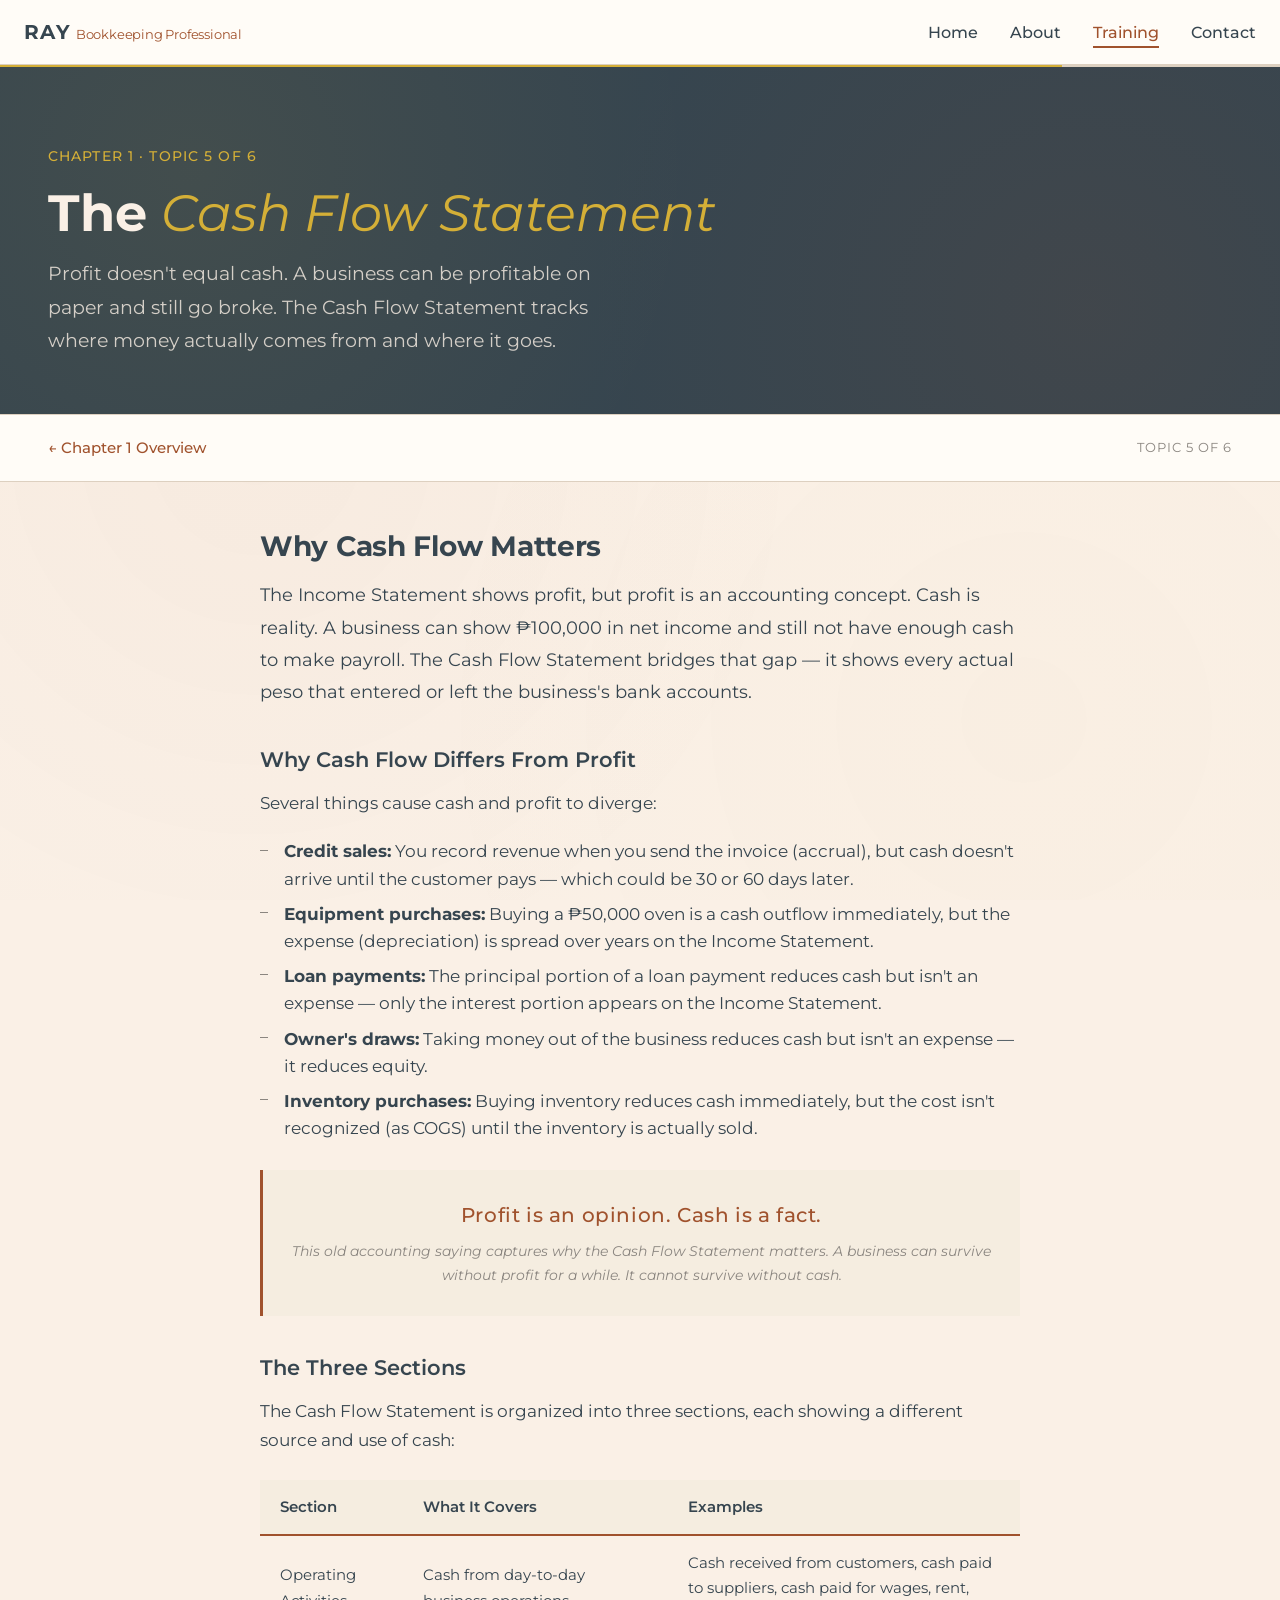
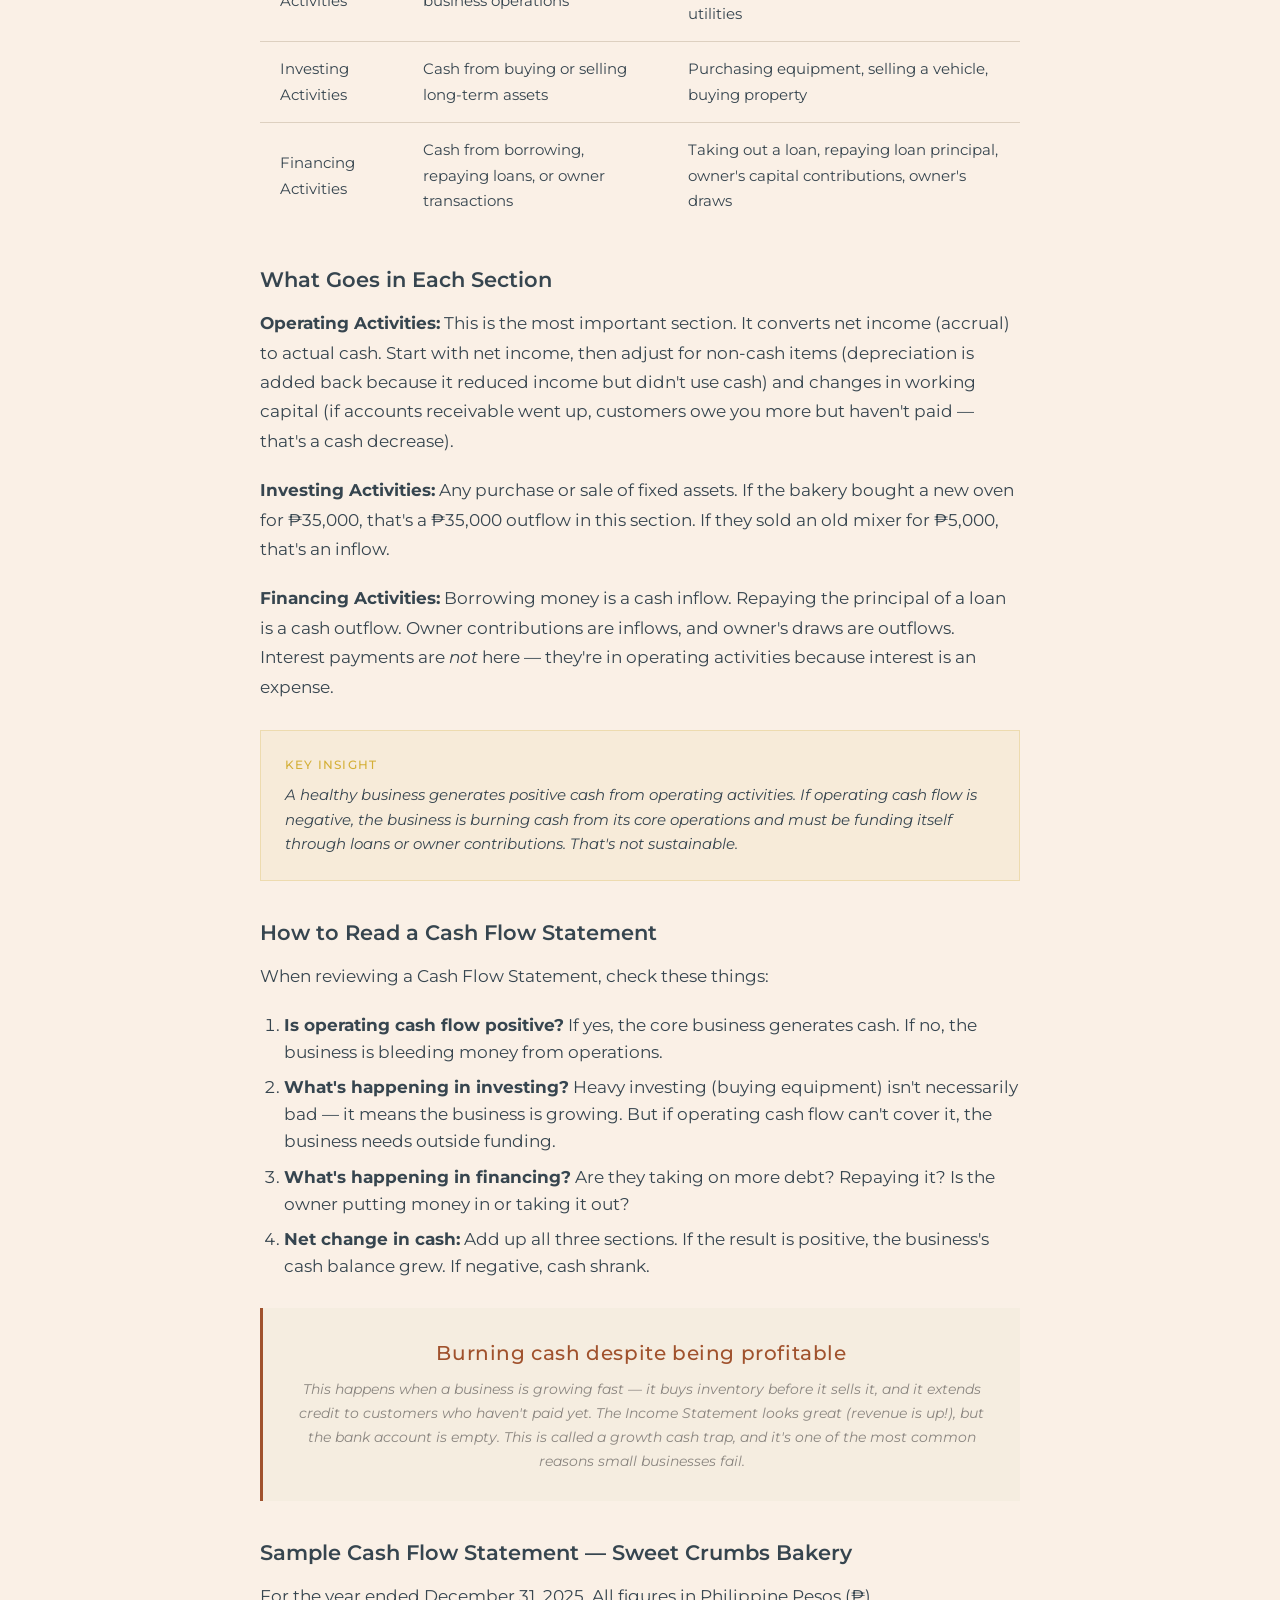
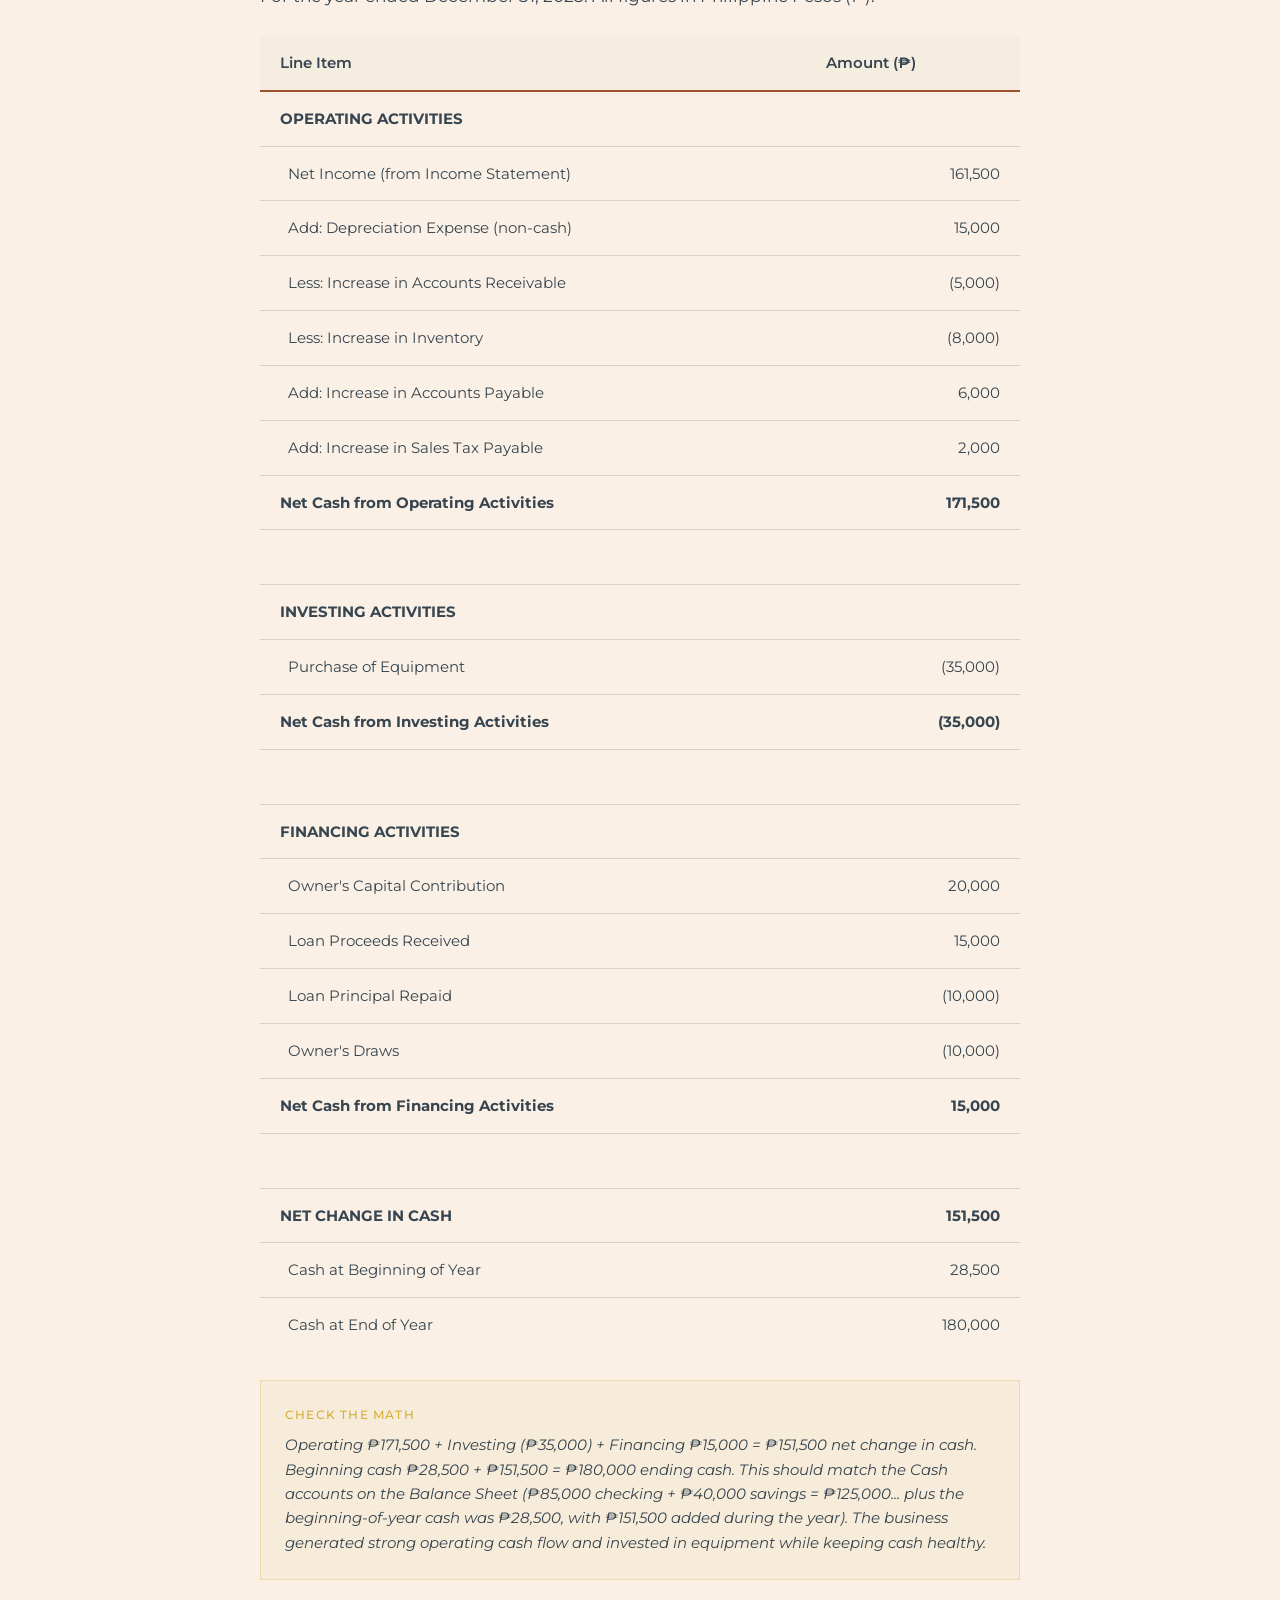
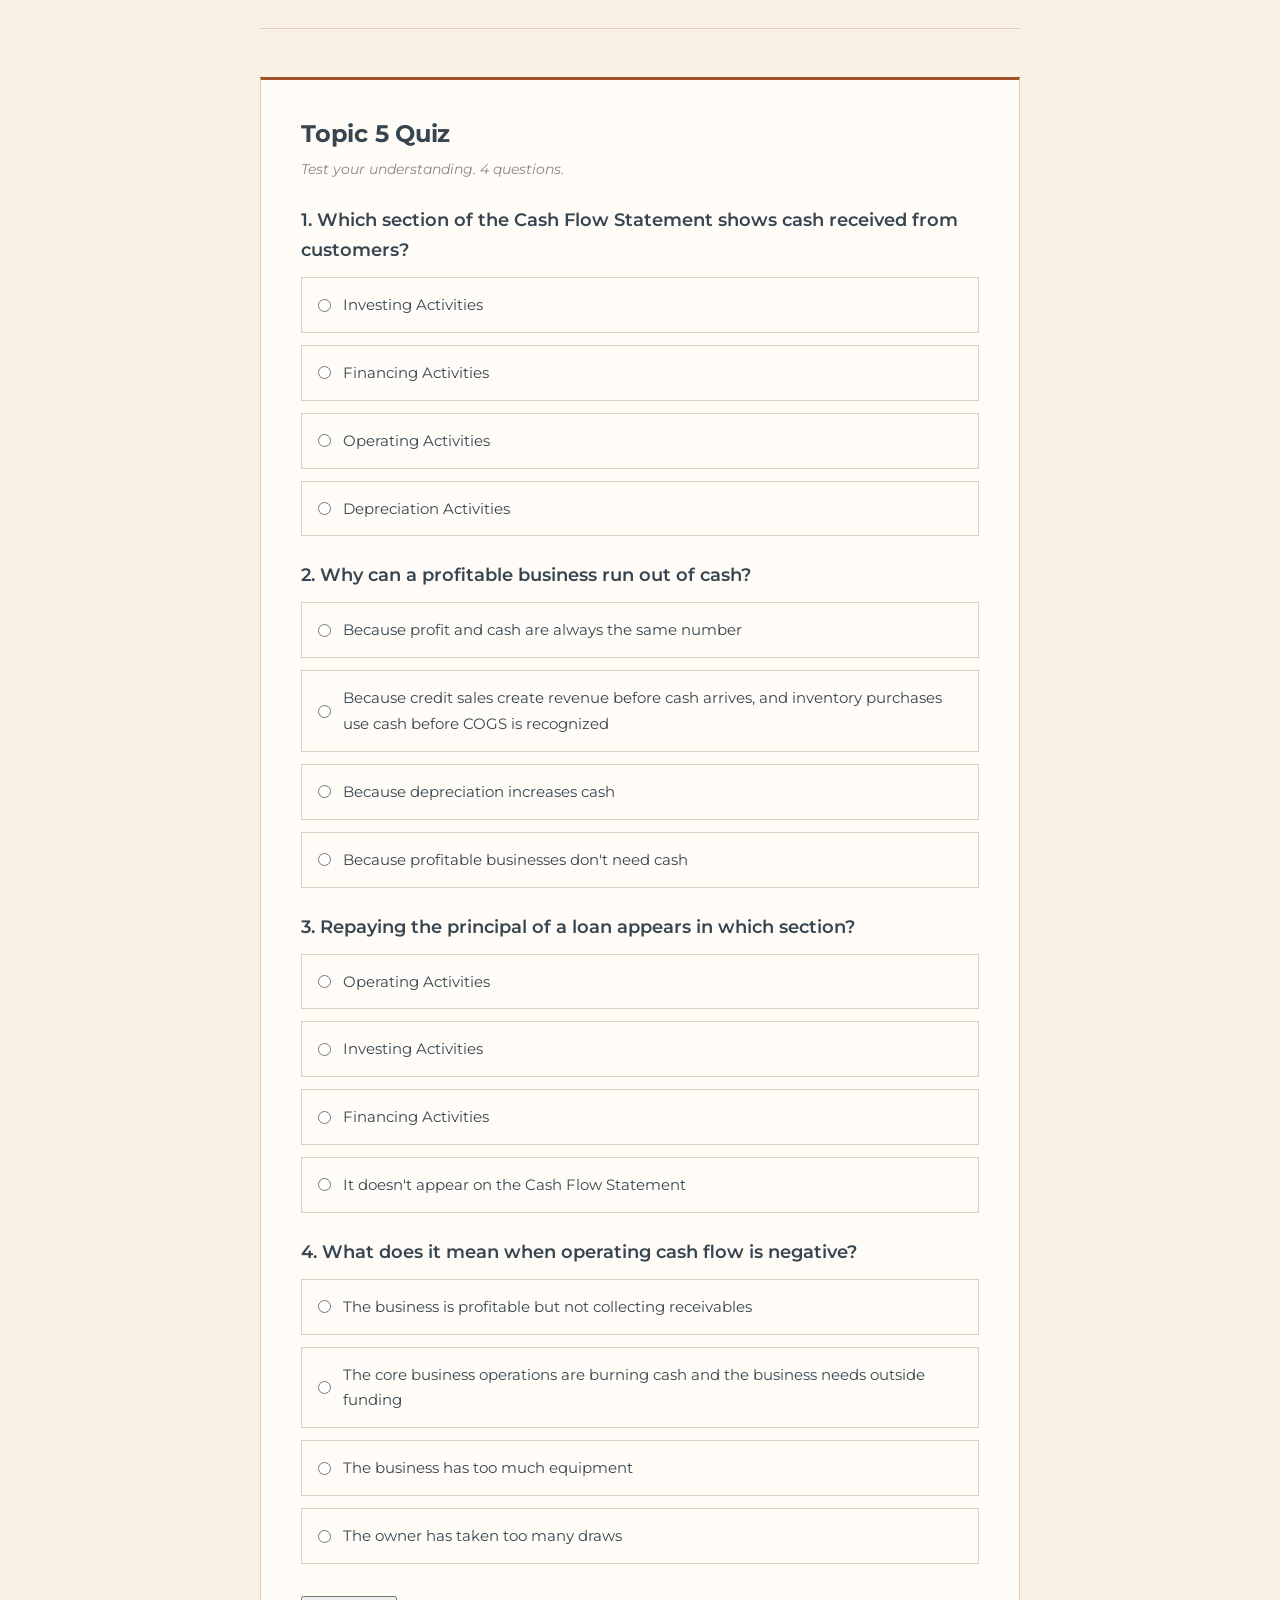
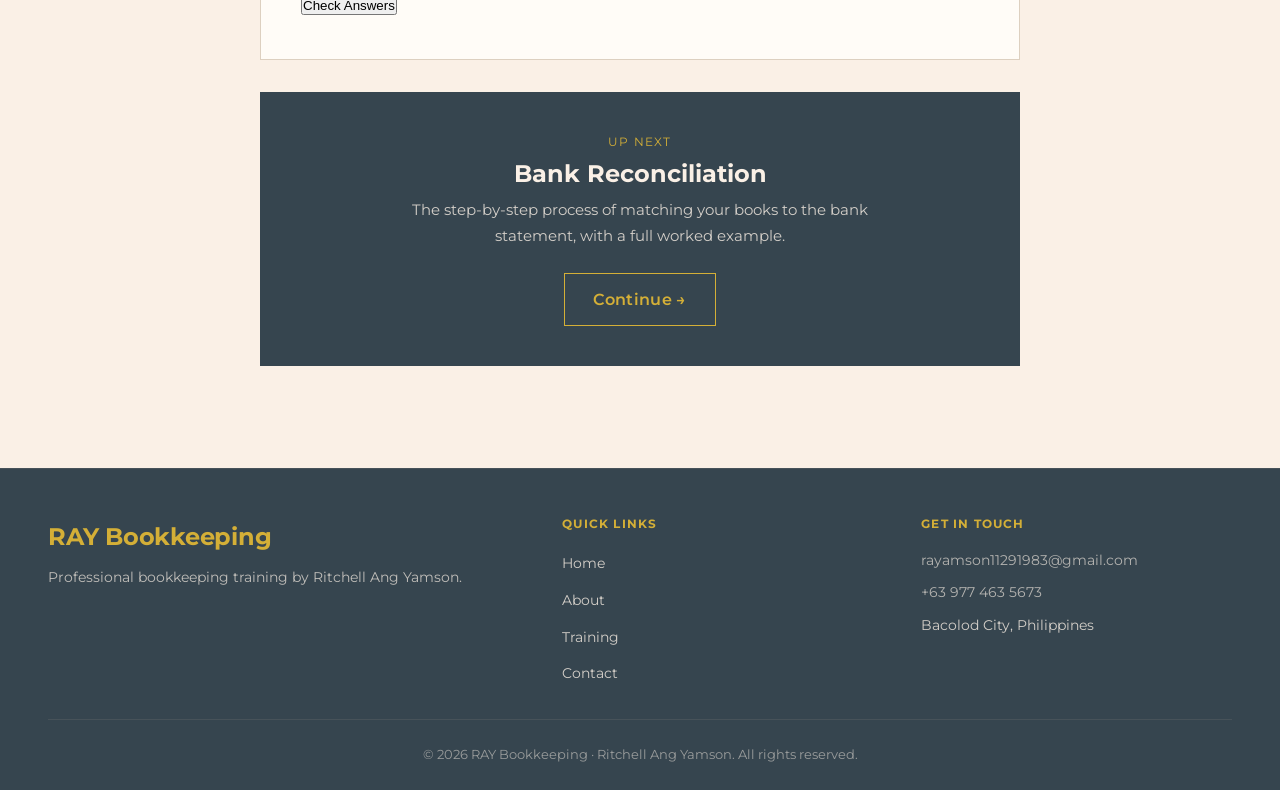
<file: day1-topic5.html>
<!DOCTYPE html>
<html lang="en">
<head>
  <meta charset="UTF-8">
  <meta name="viewport" content="width=device-width, initial-scale=1.0">
  <title>Topic 5 — Cash Flow Statement | RAY Bookkeeping</title>
  <link rel="preconnect" href="https://fonts.googleapis.com">
  <link rel="preconnect" href="https://fonts.gstatic.com" crossorigin>
  <link href="https://fonts.googleapis.com/css2?family=Montserrat:wght@300;400;500;600;700&display=swap" rel="stylesheet">
  <link rel="stylesheet" href="assets/css/style.css">
</head>
<body>
  <nav class="nav"><div class="nav__container"><a href="index.html" class="nav__logo" aria-label="RAY Bookkeeping — Ritchell Ang Yamson"><span class="ray-letters"><span class="ray-letter" data-full="Ritchell">R</span><span class="ray-letter" data-full="Ang">A</span><span class="ray-letter" data-full="Yamson">Y</span></span><span class="nav__logo-sub">Bookkeeping Professional</span></a><button class="nav__toggle" aria-label="Menu" id="navToggle"><span></span><span></span><span></span></button><ul class="nav__menu" id="navMenu"><li><a href="index.html" class="nav__link">Home</a></li><li><a href="about.html" class="nav__link">About</a></li><li><a href="training.html" class="nav__link nav__link--active">Training</a></li><li><a href="index.html#contact" class="nav__link">Contact</a></li></ul></div></nav>
  <div class="topic-progress"><div class="topic-progress__bar" style="width:83%"></div></div>

  <section class="page-hero page-hero--topic"><div class="container">
    <p class="hero__eyebrow">Chapter 1 · Topic 5 of 6</p>
    <h1 class="page-hero__title">The <em>Cash Flow Statement</em></h1>
    <p class="page-hero__subtitle">Profit doesn't equal cash. A business can be profitable on paper and still go broke. The Cash Flow Statement tracks where money actually comes from and where it goes.</p>
  </div></section>

  <div class="lesson-nav"><div class="container"><div class="lesson-nav__inner">
    <a href="day1.html" class="lesson-nav__back">&larr; Chapter 1 Overview</a>
    <span class="lesson-nav__progress">Topic 5 of 6</span>
  </div></div></div>

  <section class="lesson"><div class="container"><div class="lesson__main" style="max-width:760px;margin:0 auto;">

    <article class="lesson__topic reveal">
      <h2 class="lesson__topic-title">Why Cash Flow Matters</h2>
      <p class="lesson__topic-intro">The Income Statement shows profit, but profit is an accounting concept. Cash is reality. A business can show ₱100,000 in net income and still not have enough cash to make payroll. The Cash Flow Statement bridges that gap — it shows every actual peso that entered or left the business's bank accounts.</p>

      <h3 class="lesson__subheading">Why Cash Flow Differs From Profit</h3>
      <p class="lesson__text">Several things cause cash and profit to diverge:</p>
      <ul class="lesson__bullet">
        <li><strong>Credit sales:</strong> You record revenue when you send the invoice (accrual), but cash doesn't arrive until the customer pays — which could be 30 or 60 days later.</li>
        <li><strong>Equipment purchases:</strong> Buying a ₱50,000 oven is a cash outflow immediately, but the expense (depreciation) is spread over years on the Income Statement.</li>
        <li><strong>Loan payments:</strong> The principal portion of a loan payment reduces cash but isn't an expense — only the interest portion appears on the Income Statement.</li>
        <li><strong>Owner's draws:</strong> Taking money out of the business reduces cash but isn't an expense — it reduces equity.</li>
        <li><strong>Inventory purchases:</strong> Buying inventory reduces cash immediately, but the cost isn't recognized (as COGS) until the inventory is actually sold.</li>
      </ul>

      <div class="lesson__callout">
        <p class="lesson__callout-formula">Profit is an opinion. Cash is a fact.</p>
        <p class="lesson__callout-note">This old accounting saying captures why the Cash Flow Statement matters. A business can survive without profit for a while. It cannot survive without cash.</p>
      </div>

      <h3 class="lesson__subheading">The Three Sections</h3>
      <p class="lesson__text">The Cash Flow Statement is organized into three sections, each showing a different source and use of cash:</p>
      <table class="lesson__table">
        <thead><tr><th>Section</th><th>What It Covers</th><th>Examples</th></tr></thead>
        <tbody>
          <tr><td>Operating Activities</td><td>Cash from day-to-day business operations</td><td>Cash received from customers, cash paid to suppliers, cash paid for wages, rent, utilities</td></tr>
          <tr><td>Investing Activities</td><td>Cash from buying or selling long-term assets</td><td>Purchasing equipment, selling a vehicle, buying property</td></tr>
          <tr><td>Financing Activities</td><td>Cash from borrowing, repaying loans, or owner transactions</td><td>Taking out a loan, repaying loan principal, owner's capital contributions, owner's draws</td></tr>
        </tbody>
      </table>

      <h3 class="lesson__subheading">What Goes in Each Section</h3>
      <p class="lesson__text"><strong>Operating Activities:</strong> This is the most important section. It converts net income (accrual) to actual cash. Start with net income, then adjust for non-cash items (depreciation is added back because it reduced income but didn't use cash) and changes in working capital (if accounts receivable went up, customers owe you more but haven't paid — that's a cash decrease).</p>
      <p class="lesson__text"><strong>Investing Activities:</strong> Any purchase or sale of fixed assets. If the bakery bought a new oven for ₱35,000, that's a ₱35,000 outflow in this section. If they sold an old mixer for ₱5,000, that's an inflow.</p>
      <p class="lesson__text"><strong>Financing Activities:</strong> Borrowing money is a cash inflow. Repaying the principal of a loan is a cash outflow. Owner contributions are inflows, and owner's draws are outflows. Interest payments are <em>not</em> here — they're in operating activities because interest is an expense.</p>

      <div class="lesson__tip"><p class="lesson__tip-label">Key insight</p><p class="lesson__tip-text">A healthy business generates positive cash from operating activities. If operating cash flow is negative, the business is burning cash from its core operations and must be funding itself through loans or owner contributions. That's not sustainable.</p></div>

      <h3 class="lesson__subheading">How to Read a Cash Flow Statement</h3>
      <p class="lesson__text">When reviewing a Cash Flow Statement, check these things:</p>
      <ol class="lesson__numbered">
        <li><strong>Is operating cash flow positive?</strong> If yes, the core business generates cash. If no, the business is bleeding money from operations.</li>
        <li><strong>What's happening in investing?</strong> Heavy investing (buying equipment) isn't necessarily bad — it means the business is growing. But if operating cash flow can't cover it, the business needs outside funding.</li>
        <li><strong>What's happening in financing?</strong> Are they taking on more debt? Repaying it? Is the owner putting money in or taking it out?</li>
        <li><strong>Net change in cash:</strong> Add up all three sections. If the result is positive, the business's cash balance grew. If negative, cash shrank.</li>
      </ol>

      <div class="lesson__callout">
        <p class="lesson__callout-formula">Burning cash despite being profitable</p>
        <p class="lesson__callout-note">This happens when a business is growing fast — it buys inventory before it sells it, and it extends credit to customers who haven't paid yet. The Income Statement looks great (revenue is up!), but the bank account is empty. This is called a <em>growth cash trap</em>, and it's one of the most common reasons small businesses fail.</p>
      </div>

      <h3 class="lesson__subheading">Sample Cash Flow Statement — Sweet Crumbs Bakery</h3>
      <p class="lesson__text">For the year ended December 31, 2025. All figures in Philippine Pesos (₱).</p>
      <table class="lesson__table">
        <thead><tr><th>Line Item</th><th>Amount (₱)</th></tr></thead>
        <tbody>
          <tr><td colspan="2"><strong>OPERATING ACTIVITIES</strong></td></tr>
          <tr><td>&nbsp;&nbsp;Net Income (from Income Statement)</td><td style="text-align:right">161,500</td></tr>
          <tr><td>&nbsp;&nbsp;Add: Depreciation Expense (non-cash)</td><td style="text-align:right">15,000</td></tr>
          <tr><td>&nbsp;&nbsp;Less: Increase in Accounts Receivable</td><td style="text-align:right">(5,000)</td></tr>
          <tr><td>&nbsp;&nbsp;Less: Increase in Inventory</td><td style="text-align:right">(8,000)</td></tr>
          <tr><td>&nbsp;&nbsp;Add: Increase in Accounts Payable</td><td style="text-align:right">6,000</td></tr>
          <tr><td>&nbsp;&nbsp;Add: Increase in Sales Tax Payable</td><td style="text-align:right">2,000</td></tr>
          <tr><td><strong>Net Cash from Operating Activities</strong></td><td style="text-align:right"><strong>171,500</strong></td></tr>
          <tr><td colspan="2">&nbsp;</td></tr>
          <tr><td colspan="2"><strong>INVESTING ACTIVITIES</strong></td></tr>
          <tr><td>&nbsp;&nbsp;Purchase of Equipment</td><td style="text-align:right">(35,000)</td></tr>
          <tr><td><strong>Net Cash from Investing Activities</strong></td><td style="text-align:right"><strong>(35,000)</strong></td></tr>
          <tr><td colspan="2">&nbsp;</td></tr>
          <tr><td colspan="2"><strong>FINANCING ACTIVITIES</strong></td></tr>
          <tr><td>&nbsp;&nbsp;Owner's Capital Contribution</td><td style="text-align:right">20,000</td></tr>
          <tr><td>&nbsp;&nbsp;Loan Proceeds Received</td><td style="text-align:right">15,000</td></tr>
          <tr><td>&nbsp;&nbsp;Loan Principal Repaid</td><td style="text-align:right">(10,000)</td></tr>
          <tr><td>&nbsp;&nbsp;Owner's Draws</td><td style="text-align:right">(10,000)</td></tr>
          <tr><td><strong>Net Cash from Financing Activities</strong></td><td style="text-align:right"><strong>15,000</strong></td></tr>
          <tr><td colspan="2">&nbsp;</td></tr>
          <tr><td><strong>NET CHANGE IN CASH</strong></td><td style="text-align:right"><strong>151,500</strong></td></tr>
          <tr><td>&nbsp;&nbsp;Cash at Beginning of Year</td><td style="text-align:right">28,500</td></tr>
          <tr><td>&nbsp;&nbsp;Cash at End of Year</td><td style="text-align:right">180,000</td></tr>
        </tbody>
      </table>

      <div class="lesson__tip"><p class="lesson__tip-label">Check the math</p><p class="lesson__tip-text">Operating ₱171,500 + Investing (₱35,000) + Financing ₱15,000 = ₱151,500 net change in cash. Beginning cash ₱28,500 + ₱151,500 = ₱180,000 ending cash. This should match the Cash accounts on the Balance Sheet (₱85,000 checking + ₱40,000 savings = ₱125,000... plus the beginning-of-year cash was ₱28,500, with ₱151,500 added during the year). The business generated strong operating cash flow and invested in equipment while keeping cash healthy.</p></div>
    </article>

    <div class="lesson__divider reveal"></div>

    <section class="quiz reveal">
      <h2 class="quiz__title">Topic 5 Quiz</h2>
      <p class="quiz__subtitle">Test your understanding. 4 questions.</p>

      <div class="quiz__question">1. Which section of the Cash Flow Statement shows cash received from customers?</div>
      <div class="quiz__options">
        <label class="quiz__option"><input type="radio" name="q1" value="a"> Investing Activities</label>
        <label class="quiz__option"><input type="radio" name="q1" value="b"> Financing Activities</label>
        <label class="quiz__option"><input type="radio" name="q1" value="c"> Operating Activities</label>
        <label class="quiz__option"><input type="radio" name="q1" value="d"> Depreciation Activities</label>
      </div>

      <div class="quiz__question">2. Why can a profitable business run out of cash?</div>
      <div class="quiz__options">
        <label class="quiz__option"><input type="radio" name="q2" value="a"> Because profit and cash are always the same number</label>
        <label class="quiz__option"><input type="radio" name="q2" value="b"> Because credit sales create revenue before cash arrives, and inventory purchases use cash before COGS is recognized</label>
        <label class="quiz__option"><input type="radio" name="q2" value="c"> Because depreciation increases cash</label>
        <label class="quiz__option"><input type="radio" name="q2" value="d"> Because profitable businesses don't need cash</label>
      </div>

      <div class="quiz__question">3. Repaying the principal of a loan appears in which section?</div>
      <div class="quiz__options">
        <label class="quiz__option"><input type="radio" name="q3" value="a"> Operating Activities</label>
        <label class="quiz__option"><input type="radio" name="q3" value="b"> Investing Activities</label>
        <label class="quiz__option"><input type="radio" name="q3" value="c"> Financing Activities</label>
        <label class="quiz__option"><input type="radio" name="q3" value="d"> It doesn't appear on the Cash Flow Statement</label>
      </div>

      <div class="quiz__question">4. What does it mean when operating cash flow is negative?</div>
      <div class="quiz__options">
        <label class="quiz__option"><input type="radio" name="q4" value="a"> The business is profitable but not collecting receivables</label>
        <label class="quiz__option"><input type="radio" name="q4" value="b"> The core business operations are burning cash and the business needs outside funding</label>
        <label class="quiz__option"><input type="radio" name="q4" value="c"> The business has too much equipment</label>
        <label class="quiz__option"><input type="radio" name="q4" value="d"> The owner has taken too many draws</label>
      </div>

      <button class="quiz__check" onclick="checkQuiz()">Check Answers</button>
      <div class="quiz__result" id="quizResult"></div>
    </section>

    <div class="lesson__next">
      <div class="lesson__next-box">
        <p class="lesson__next-label">Up Next</p>
        <h3 class="lesson__next-title">Bank Reconciliation</h3>
        <p class="lesson__next-desc">The step-by-step process of matching your books to the bank statement, with a full worked example.</p>
        <a href="day1-topic6.html" class="btn btn--ghost">Continue &rarr;</a>
      </div>
    </div>

  </div></div></section>

  <footer class="footer"><div class="container"><div class="footer__grid"><div class="footer__brand"><span class="footer__brand-name">RAY Bookkeeping</span><span class="footer__brand-sub">Professional bookkeeping training by Ritchell Ang Yamson.</span></div><div class="footer__col"><h4 class="footer__col-title">Quick Links</h4><ul class="footer__links"><li><a href="index.html">Home</a></li><li><a href="about.html">About</a></li><li><a href="training.html">Training</a></li><li><a href="index.html#contact">Contact</a></li></ul></div><div class="footer__col"><h4 class="footer__col-title">Get in Touch</h4><p class="footer__contact-item"><a href="mailto:rayamson11291983@gmail.com">rayamson11291983@gmail.com</a></p><p class="footer__contact-item"><a href="tel:+639774635673">+63 977 463 5673</a></p><p class="footer__contact-item">Bacolod City, Philippines</p></div></div><div class="footer__bottom"><p class="footer__text">&copy; 2026 RAY Bookkeeping · Ritchell Ang Yamson. All rights reserved.</p></div></div></footer>
  <button class="back-to-top" aria-label="Back to top"><svg viewBox="0 0 24 24"><polyline points="18 15 12 9 6 15"/></svg></button>
  <script src="assets/js/main.js"></script>
  <script>
  function checkQuiz() {
    var answers = { q1: 'c', q2: 'b', q3: 'c', q4: 'b' };
    var score = 0, total = 4;
    var questions = ['q1','q2','q3','q4'];
    questions.forEach(function(q) {
      var options = document.getElementsByName(q);
      options.forEach(function(opt) {
        var label = opt.parentElement;
        label.classList.remove('quiz__option--correct','quiz__option--wrong');
        if (opt.checked && opt.value === answers[q]) {
          label.classList.add('quiz__option--correct');
          score++;
        } else if (opt.checked && opt.value !== answers[q]) {
          label.classList.add('quiz__option--wrong');
        }
      });
    });
    var result = document.getElementById('quizResult');
    result.className = 'quiz__result quiz__result--show';
    result.className = 'quiz__result quiz__result--show ' + (score === total ? 'quiz__result--perfect' : (score >= 3 ? 'quiz__result--pass' : 'quiz__result--fail')); result.textContent = 'You scored ' + score + ' of ' + total + '. ' + (score === total ? 'Perfect!' : (score >= 3 ? 'Good job!' : 'Review the topic and try again.'));
  }
  </script>
</body>
</html>
</file>
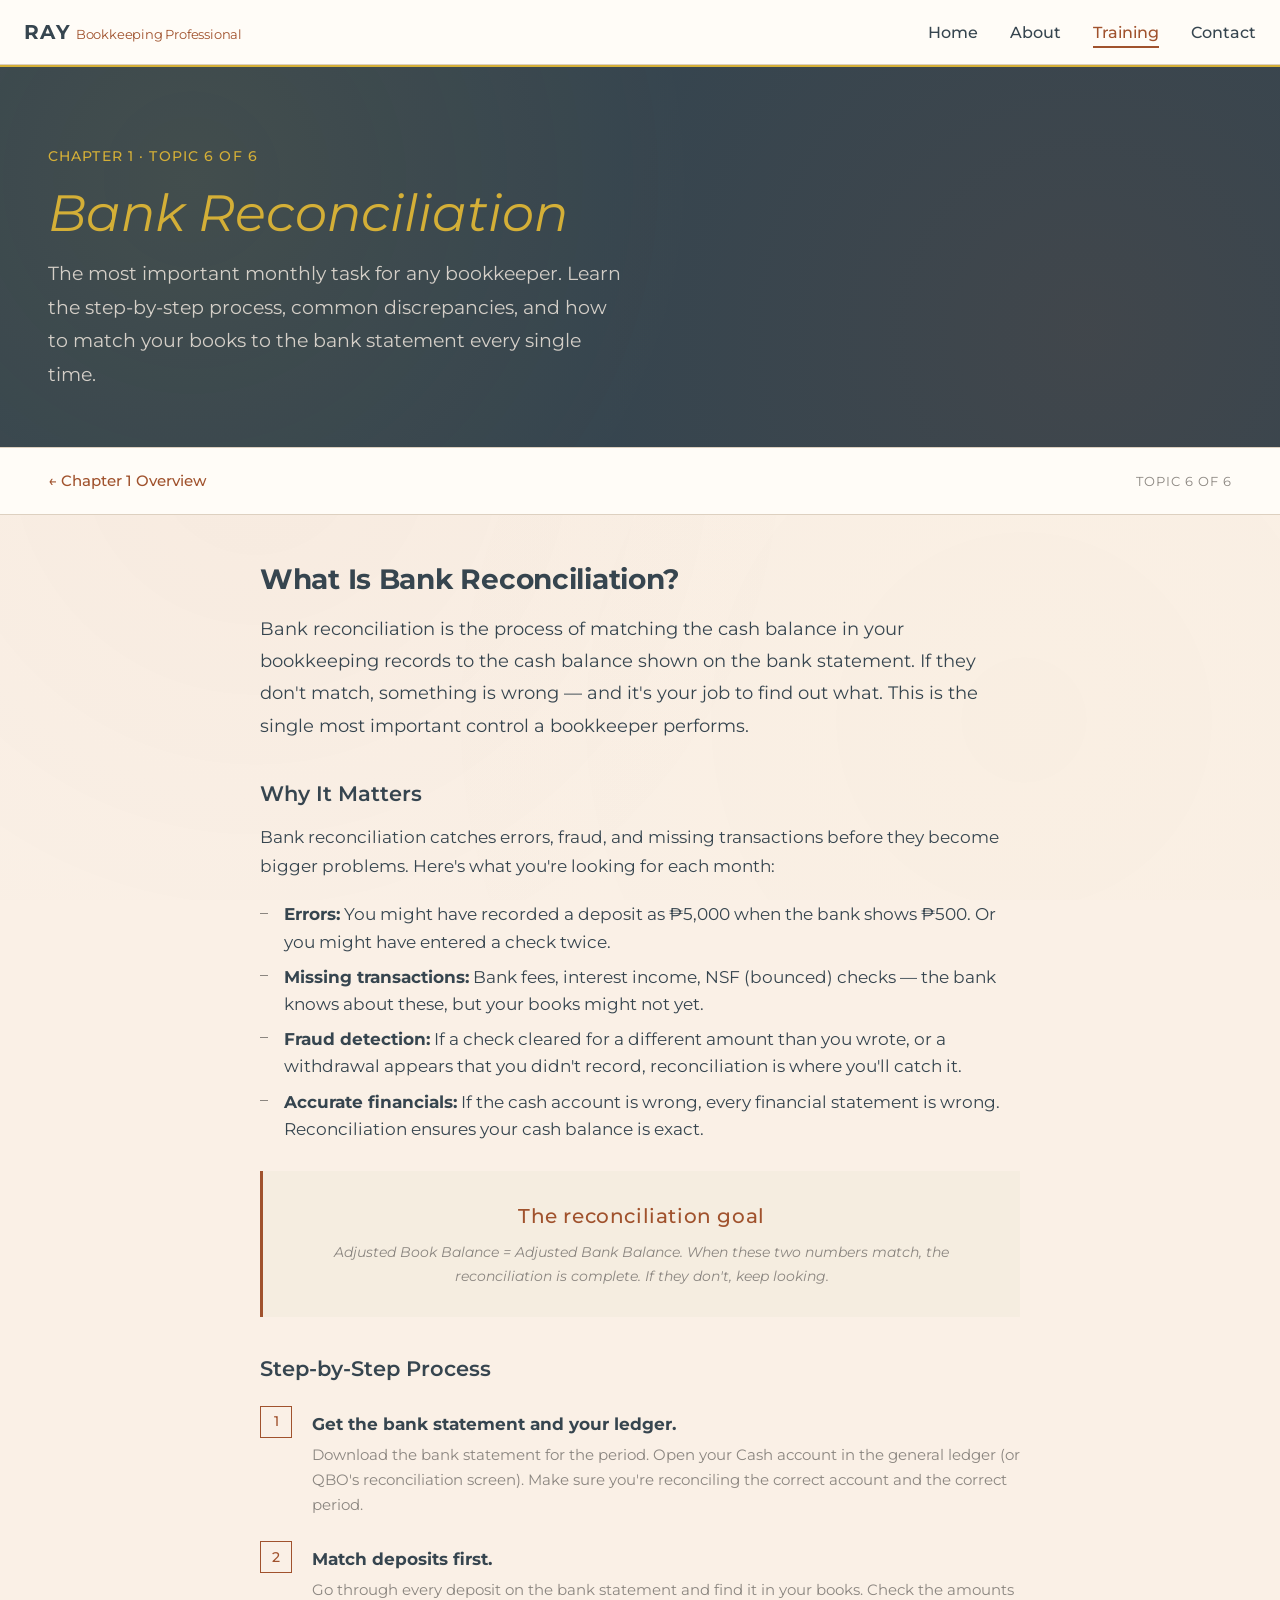
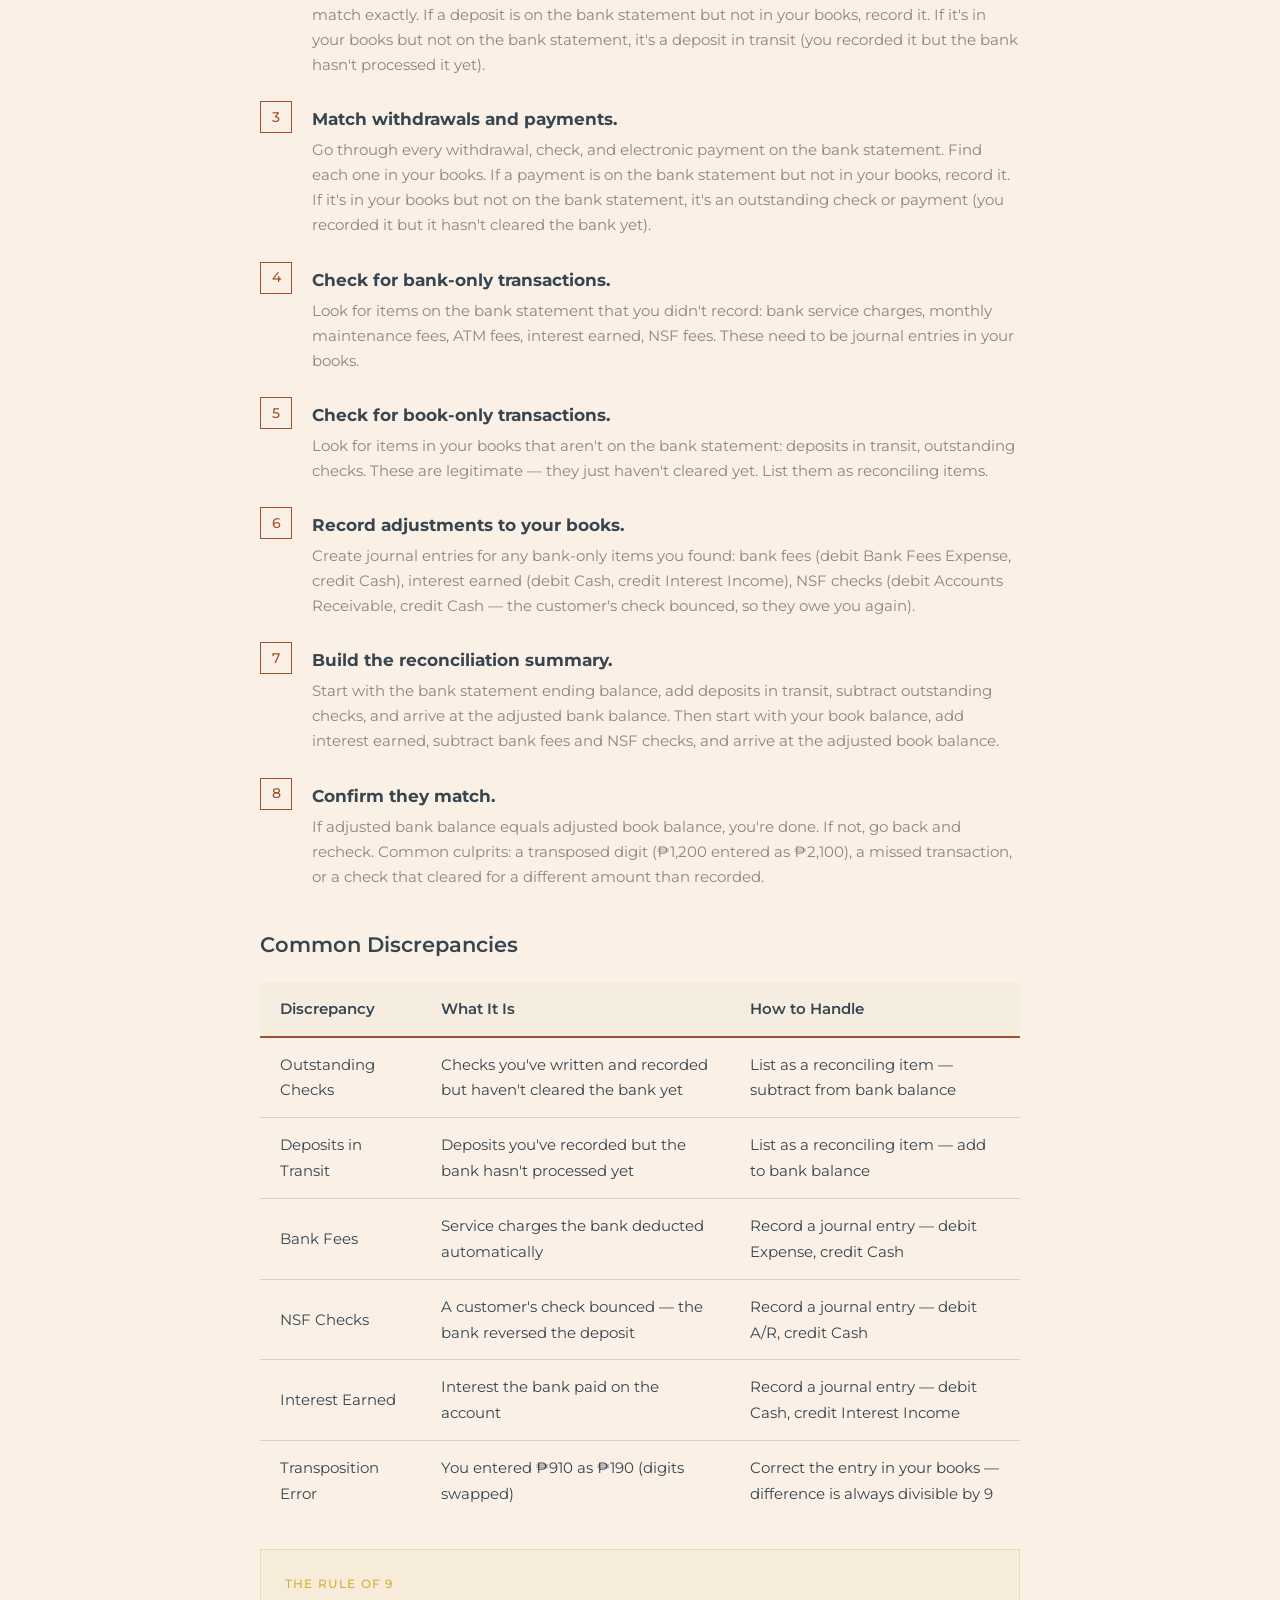
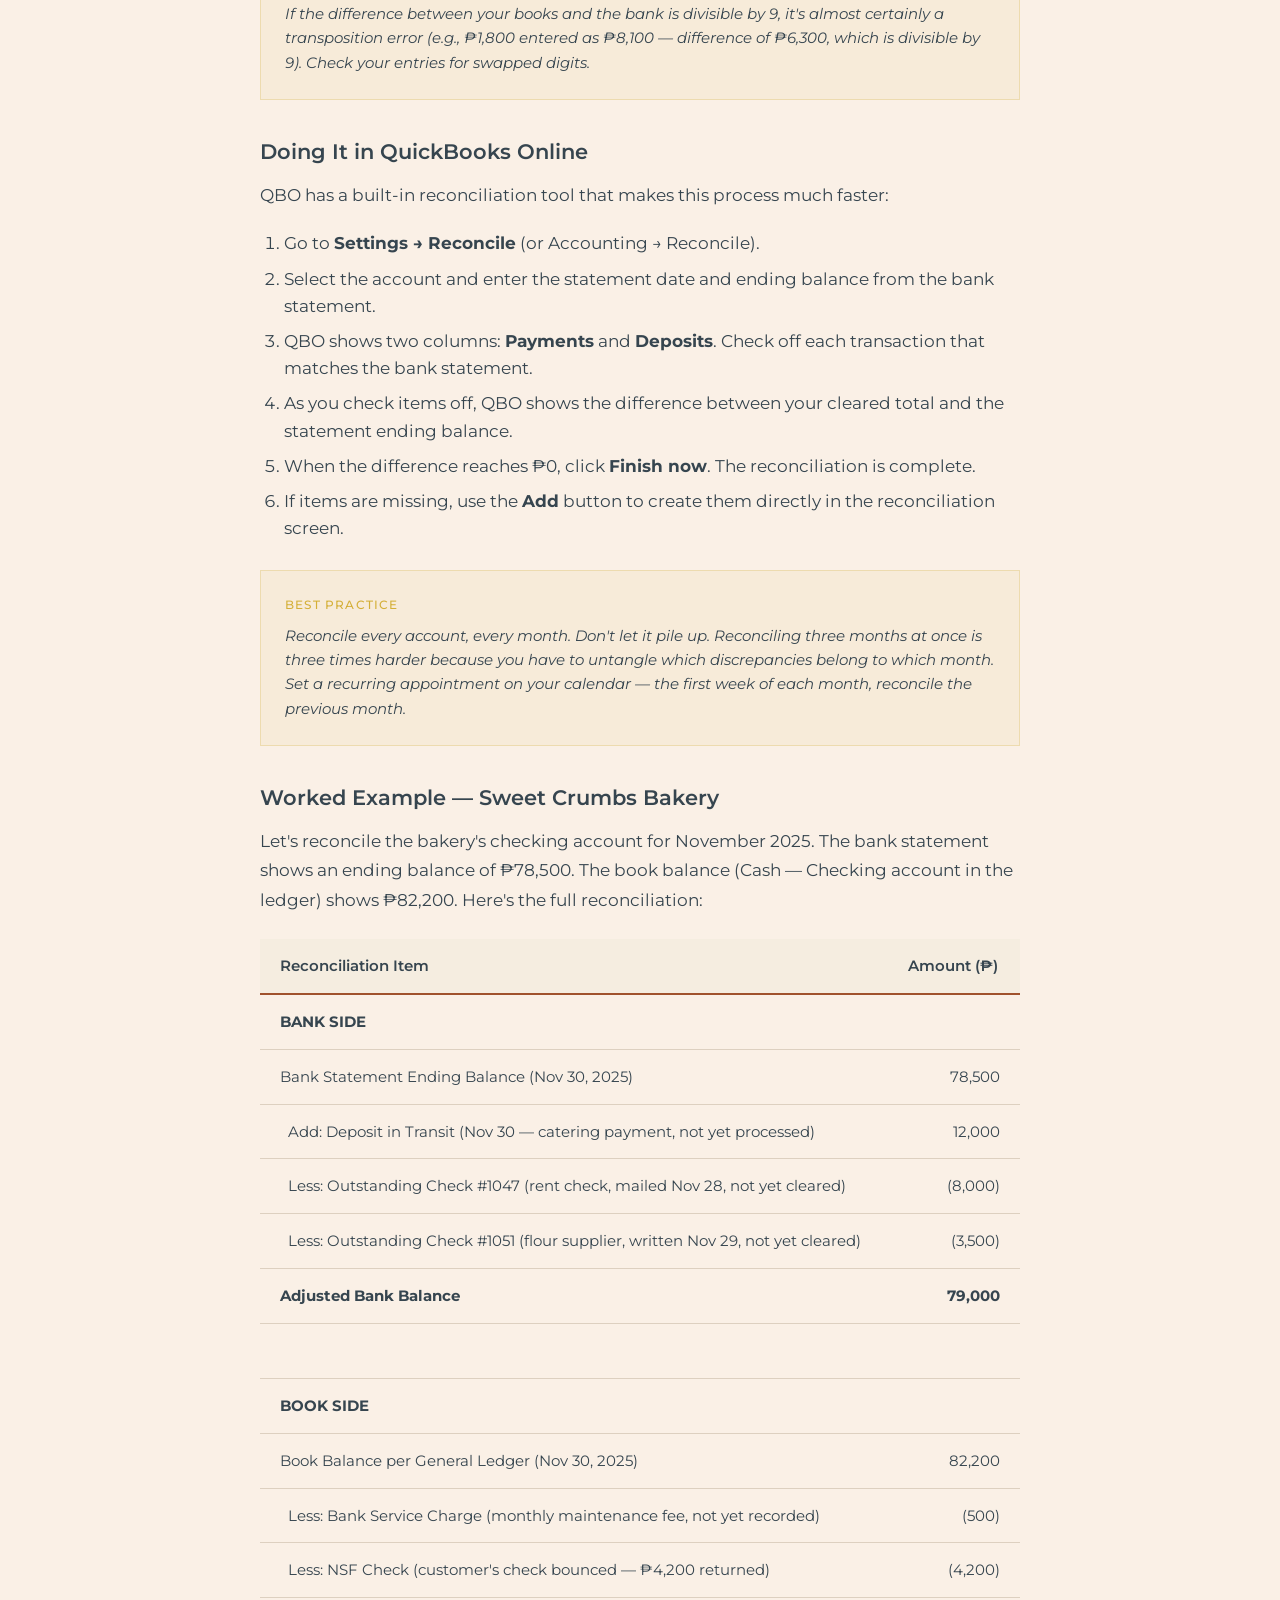
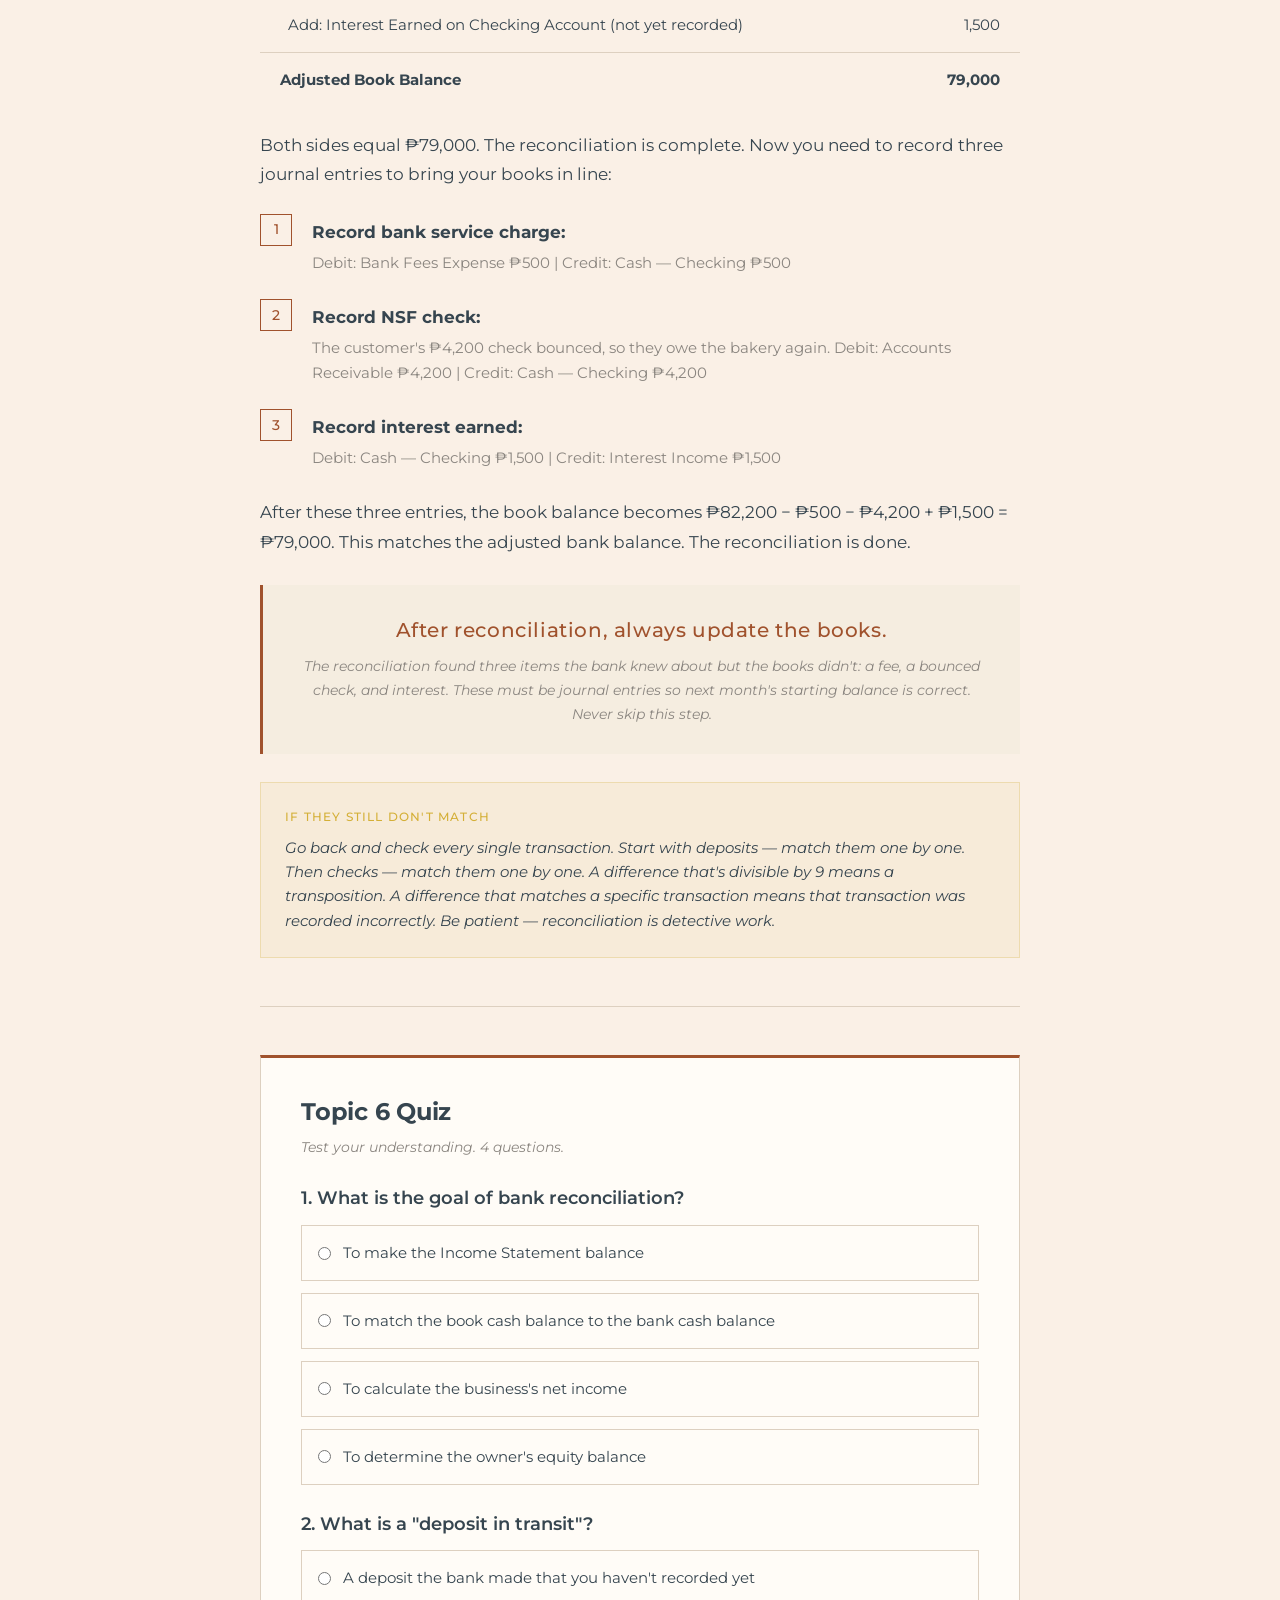
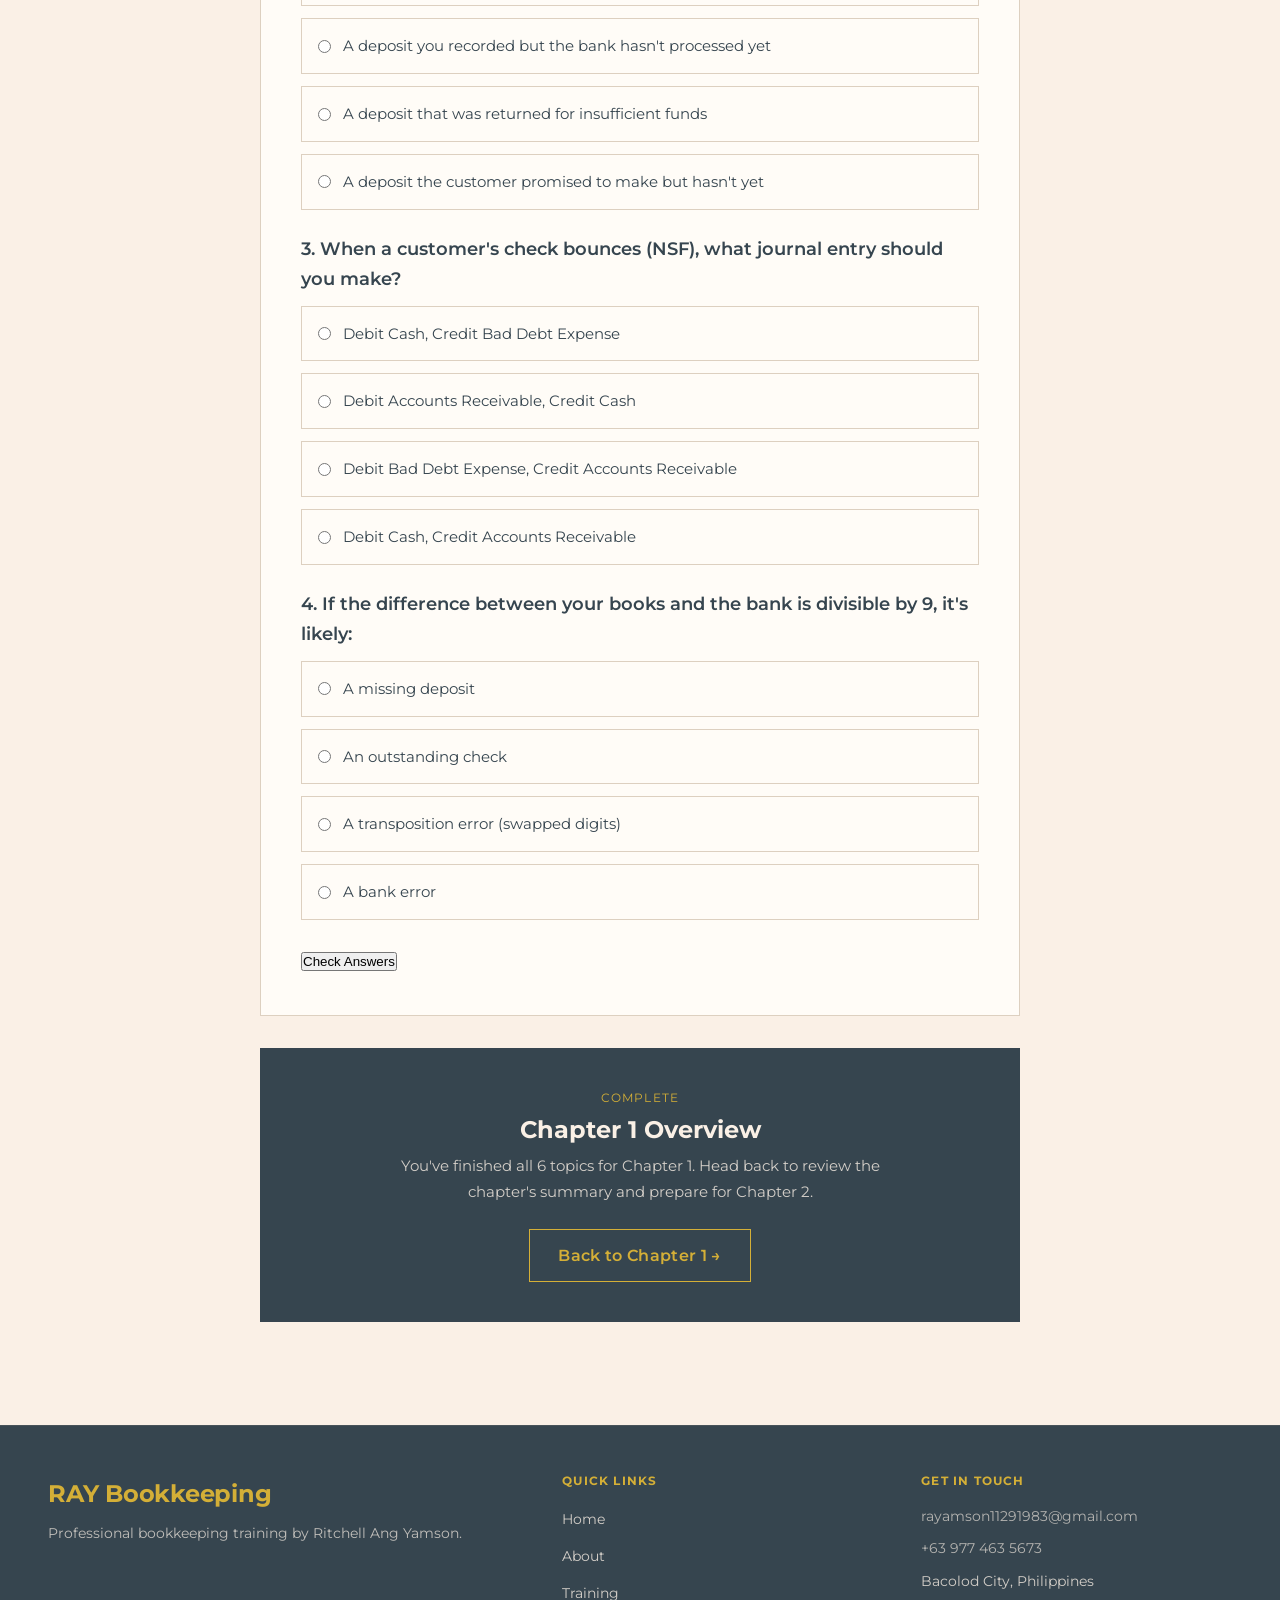
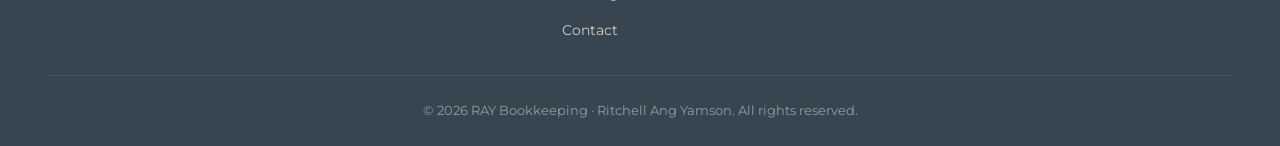
<file: day1-topic6.html>
<!DOCTYPE html>
<html lang="en">
<head>
  <meta charset="UTF-8">
  <meta name="viewport" content="width=device-width, initial-scale=1.0">
  <title>Topic 6 — Bank Reconciliation | RAY Bookkeeping</title>
  <link rel="preconnect" href="https://fonts.googleapis.com">
  <link rel="preconnect" href="https://fonts.gstatic.com" crossorigin>
  <link href="https://fonts.googleapis.com/css2?family=Montserrat:wght@300;400;500;600;700&display=swap" rel="stylesheet">
  <link rel="stylesheet" href="assets/css/style.css">
</head>
<body>
  <nav class="nav"><div class="nav__container"><a href="index.html" class="nav__logo" aria-label="RAY Bookkeeping — Ritchell Ang Yamson"><span class="ray-letters"><span class="ray-letter" data-full="Ritchell">R</span><span class="ray-letter" data-full="Ang">A</span><span class="ray-letter" data-full="Yamson">Y</span></span><span class="nav__logo-sub">Bookkeeping Professional</span></a><button class="nav__toggle" aria-label="Menu" id="navToggle"><span></span><span></span><span></span></button><ul class="nav__menu" id="navMenu"><li><a href="index.html" class="nav__link">Home</a></li><li><a href="about.html" class="nav__link">About</a></li><li><a href="training.html" class="nav__link nav__link--active">Training</a></li><li><a href="index.html#contact" class="nav__link">Contact</a></li></ul></div></nav>
  <div class="topic-progress"><div class="topic-progress__bar" style="width:100%"></div></div>

  <section class="page-hero page-hero--topic"><div class="container">
    <p class="hero__eyebrow">Chapter 1 · Topic 6 of 6</p>
    <h1 class="page-hero__title"><em>Bank Reconciliation</em></h1>
    <p class="page-hero__subtitle">The most important monthly task for any bookkeeper. Learn the step-by-step process, common discrepancies, and how to match your books to the bank statement every single time.</p>
  </div></section>

  <div class="lesson-nav"><div class="container"><div class="lesson-nav__inner">
    <a href="day1.html" class="lesson-nav__back">&larr; Chapter 1 Overview</a>
    <span class="lesson-nav__progress">Topic 6 of 6</span>
  </div></div></div>

  <section class="lesson"><div class="container"><div class="lesson__main" style="max-width:760px;margin:0 auto;">

    <article class="lesson__topic reveal">
      <h2 class="lesson__topic-title">What Is Bank Reconciliation?</h2>
      <p class="lesson__topic-intro">Bank reconciliation is the process of matching the cash balance in your bookkeeping records to the cash balance shown on the bank statement. If they don't match, something is wrong — and it's your job to find out what. This is the single most important control a bookkeeper performs.</p>

      <h3 class="lesson__subheading">Why It Matters</h3>
      <p class="lesson__text">Bank reconciliation catches errors, fraud, and missing transactions before they become bigger problems. Here's what you're looking for each month:</p>
      <ul class="lesson__bullet">
        <li><strong>Errors:</strong> You might have recorded a deposit as ₱5,000 when the bank shows ₱500. Or you might have entered a check twice.</li>
        <li><strong>Missing transactions:</strong> Bank fees, interest income, NSF (bounced) checks — the bank knows about these, but your books might not yet.</li>
        <li><strong>Fraud detection:</strong> If a check cleared for a different amount than you wrote, or a withdrawal appears that you didn't record, reconciliation is where you'll catch it.</li>
        <li><strong>Accurate financials:</strong> If the cash account is wrong, every financial statement is wrong. Reconciliation ensures your cash balance is exact.</li>
      </ul>

      <div class="lesson__callout">
        <p class="lesson__callout-formula">The reconciliation goal</p>
        <p class="lesson__callout-note">Adjusted Book Balance = Adjusted Bank Balance. When these two numbers match, the reconciliation is complete. If they don't, keep looking.</p>
      </div>

      <h3 class="lesson__subheading">Step-by-Step Process</h3>
      <ol class="lesson__steps">
        <li><strong>Get the bank statement and your ledger.</strong><p>Download the bank statement for the period. Open your Cash account in the general ledger (or QBO's reconciliation screen). Make sure you're reconciling the correct account and the correct period.</p></li>
        <li><strong>Match deposits first.</strong><p>Go through every deposit on the bank statement and find it in your books. Check the amounts match exactly. If a deposit is on the bank statement but not in your books, record it. If it's in your books but not on the bank statement, it's a deposit in transit (you recorded it but the bank hasn't processed it yet).</p></li>
        <li><strong>Match withdrawals and payments.</strong><p>Go through every withdrawal, check, and electronic payment on the bank statement. Find each one in your books. If a payment is on the bank statement but not in your books, record it. If it's in your books but not on the bank statement, it's an outstanding check or payment (you recorded it but it hasn't cleared the bank yet).</p></li>
        <li><strong>Check for bank-only transactions.</strong><p>Look for items on the bank statement that you didn't record: bank service charges, monthly maintenance fees, ATM fees, interest earned, NSF fees. These need to be journal entries in your books.</p></li>
        <li><strong>Check for book-only transactions.</strong><p>Look for items in your books that aren't on the bank statement: deposits in transit, outstanding checks. These are legitimate — they just haven't cleared yet. List them as reconciling items.</p></li>
        <li><strong>Record adjustments to your books.</strong><p>Create journal entries for any bank-only items you found: bank fees (debit Bank Fees Expense, credit Cash), interest earned (debit Cash, credit Interest Income), NSF checks (debit Accounts Receivable, credit Cash — the customer's check bounced, so they owe you again).</p></li>
        <li><strong>Build the reconciliation summary.</strong><p>Start with the bank statement ending balance, add deposits in transit, subtract outstanding checks, and arrive at the adjusted bank balance. Then start with your book balance, add interest earned, subtract bank fees and NSF checks, and arrive at the adjusted book balance.</p></li>
        <li><strong>Confirm they match.</strong><p>If adjusted bank balance equals adjusted book balance, you're done. If not, go back and recheck. Common culprits: a transposed digit (₱1,200 entered as ₱2,100), a missed transaction, or a check that cleared for a different amount than recorded.</p></li>
      </ol>

      <h3 class="lesson__subheading">Common Discrepancies</h3>
      <table class="lesson__table">
        <thead><tr><th>Discrepancy</th><th>What It Is</th><th>How to Handle</th></tr></thead>
        <tbody>
          <tr><td>Outstanding Checks</td><td>Checks you've written and recorded but haven't cleared the bank yet</td><td>List as a reconciling item — subtract from bank balance</td></tr>
          <tr><td>Deposits in Transit</td><td>Deposits you've recorded but the bank hasn't processed yet</td><td>List as a reconciling item — add to bank balance</td></tr>
          <tr><td>Bank Fees</td><td>Service charges the bank deducted automatically</td><td>Record a journal entry — debit Expense, credit Cash</td></tr>
          <tr><td>NSF Checks</td><td>A customer's check bounced — the bank reversed the deposit</td><td>Record a journal entry — debit A/R, credit Cash</td></tr>
          <tr><td>Interest Earned</td><td>Interest the bank paid on the account</td><td>Record a journal entry — debit Cash, credit Interest Income</td></tr>
          <tr><td>Transposition Error</td><td>You entered ₱910 as ₱190 (digits swapped)</td><td>Correct the entry in your books — difference is always divisible by 9</td></tr>
        </tbody>
      </table>

      <div class="lesson__tip"><p class="lesson__tip-label">The rule of 9</p><p class="lesson__tip-text">If the difference between your books and the bank is divisible by 9, it's almost certainly a transposition error (e.g., ₱1,800 entered as ₱8,100 — difference of ₱6,300, which is divisible by 9). Check your entries for swapped digits.</p></div>

      <h3 class="lesson__subheading">Doing It in QuickBooks Online</h3>
      <p class="lesson__text">QBO has a built-in reconciliation tool that makes this process much faster:</p>
      <ol class="lesson__numbered">
        <li>Go to <strong>Settings → Reconcile</strong> (or Accounting → Reconcile).</li>
        <li>Select the account and enter the statement date and ending balance from the bank statement.</li>
        <li>QBO shows two columns: <strong>Payments</strong> and <strong>Deposits</strong>. Check off each transaction that matches the bank statement.</li>
        <li>As you check items off, QBO shows the difference between your cleared total and the statement ending balance.</li>
        <li>When the difference reaches ₱0, click <strong>Finish now</strong>. The reconciliation is complete.</li>
        <li>If items are missing, use the <strong>Add</strong> button to create them directly in the reconciliation screen.</li>
      </ol>

      <div class="lesson__tip"><p class="lesson__tip-label">Best practice</p><p class="lesson__tip-text">Reconcile every account, every month. Don't let it pile up. Reconciling three months at once is three times harder because you have to untangle which discrepancies belong to which month. Set a recurring appointment on your calendar — the first week of each month, reconcile the previous month.</p></div>

      <h3 class="lesson__subheading">Worked Example — Sweet Crumbs Bakery</h3>
      <p class="lesson__text">Let's reconcile the bakery's checking account for November 2025. The bank statement shows an ending balance of ₱78,500. The book balance (Cash — Checking account in the ledger) shows ₱82,200. Here's the full reconciliation:</p>

      <table class="lesson__table">
        <thead><tr><th>Reconciliation Item</th><th>Amount (₱)</th></tr></thead>
        <tbody>
          <tr><td colspan="2"><strong>BANK SIDE</strong></td></tr>
          <tr><td>Bank Statement Ending Balance (Nov 30, 2025)</td><td style="text-align:right">78,500</td></tr>
          <tr><td>&nbsp;&nbsp;Add: Deposit in Transit (Nov 30 — catering payment, not yet processed)</td><td style="text-align:right">12,000</td></tr>
          <tr><td>&nbsp;&nbsp;Less: Outstanding Check #1047 (rent check, mailed Nov 28, not yet cleared)</td><td style="text-align:right">(8,000)</td></tr>
          <tr><td>&nbsp;&nbsp;Less: Outstanding Check #1051 (flour supplier, written Nov 29, not yet cleared)</td><td style="text-align:right">(3,500)</td></tr>
          <tr><td><strong>Adjusted Bank Balance</strong></td><td style="text-align:right"><strong>79,000</strong></td></tr>
          <tr><td colspan="2">&nbsp;</td></tr>
          <tr><td colspan="2"><strong>BOOK SIDE</strong></td></tr>
          <tr><td>Book Balance per General Ledger (Nov 30, 2025)</td><td style="text-align:right">82,200</td></tr>
          <tr><td>&nbsp;&nbsp;Less: Bank Service Charge (monthly maintenance fee, not yet recorded)</td><td style="text-align:right">(500)</td></tr>
          <tr><td>&nbsp;&nbsp;Less: NSF Check (customer's check bounced — ₱4,200 returned)</td><td style="text-align:right">(4,200)</td></tr>
          <tr><td>&nbsp;&nbsp;Add: Interest Earned on Checking Account (not yet recorded)</td><td style="text-align:right">1,500</td></tr>
          <tr><td><strong>Adjusted Book Balance</strong></td><td style="text-align:right"><strong>79,000</strong></td></tr>
        </tbody>
      </table>

      <p class="lesson__text">Both sides equal ₱79,000. The reconciliation is complete. Now you need to record three journal entries to bring your books in line:</p>

      <ol class="lesson__steps">
        <li><strong>Record bank service charge:</strong><p>Debit: Bank Fees Expense ₱500 | Credit: Cash — Checking ₱500</p></li>
        <li><strong>Record NSF check:</strong><p>The customer's ₱4,200 check bounced, so they owe the bakery again. Debit: Accounts Receivable ₱4,200 | Credit: Cash — Checking ₱4,200</p></li>
        <li><strong>Record interest earned:</strong><p>Debit: Cash — Checking ₱1,500 | Credit: Interest Income ₱1,500</p></li>
      </ol>

      <p class="lesson__text">After these three entries, the book balance becomes ₱82,200 − ₱500 − ₱4,200 + ₱1,500 = ₱79,000. This matches the adjusted bank balance. The reconciliation is done.</p>

      <div class="lesson__callout">
        <p class="lesson__callout-formula">After reconciliation, always update the books.</p>
        <p class="lesson__callout-note">The reconciliation found three items the bank knew about but the books didn't: a fee, a bounced check, and interest. These must be journal entries so next month's starting balance is correct. Never skip this step.</p>
      </div>

      <div class="lesson__tip"><p class="lesson__tip-label">If they still don't match</p><p class="lesson__tip-text">Go back and check every single transaction. Start with deposits — match them one by one. Then checks — match them one by one. A difference that's divisible by 9 means a transposition. A difference that matches a specific transaction means that transaction was recorded incorrectly. Be patient — reconciliation is detective work.</p></div>
    </article>

    <div class="lesson__divider reveal"></div>

    <section class="quiz reveal">
      <h2 class="quiz__title">Topic 6 Quiz</h2>
      <p class="quiz__subtitle">Test your understanding. 4 questions.</p>

      <div class="quiz__question">1. What is the goal of bank reconciliation?</div>
      <div class="quiz__options">
        <label class="quiz__option"><input type="radio" name="q1" value="a"> To make the Income Statement balance</label>
        <label class="quiz__option"><input type="radio" name="q1" value="b"> To match the book cash balance to the bank cash balance</label>
        <label class="quiz__option"><input type="radio" name="q1" value="c"> To calculate the business's net income</label>
        <label class="quiz__option"><input type="radio" name="q1" value="d"> To determine the owner's equity balance</label>
      </div>

      <div class="quiz__question">2. What is a "deposit in transit"?</div>
      <div class="quiz__options">
        <label class="quiz__option"><input type="radio" name="q2" value="a"> A deposit the bank made that you haven't recorded yet</label>
        <label class="quiz__option"><input type="radio" name="q2" value="b"> A deposit you recorded but the bank hasn't processed yet</label>
        <label class="quiz__option"><input type="radio" name="q2" value="c"> A deposit that was returned for insufficient funds</label>
        <label class="quiz__option"><input type="radio" name="q2" value="d"> A deposit the customer promised to make but hasn't yet</label>
      </div>

      <div class="quiz__question">3. When a customer's check bounces (NSF), what journal entry should you make?</div>
      <div class="quiz__options">
        <label class="quiz__option"><input type="radio" name="q3" value="a"> Debit Cash, Credit Bad Debt Expense</label>
        <label class="quiz__option"><input type="radio" name="q3" value="b"> Debit Accounts Receivable, Credit Cash</label>
        <label class="quiz__option"><input type="radio" name="q3" value="c"> Debit Bad Debt Expense, Credit Accounts Receivable</label>
        <label class="quiz__option"><input type="radio" name="q3" value="d"> Debit Cash, Credit Accounts Receivable</label>
      </div>

      <div class="quiz__question">4. If the difference between your books and the bank is divisible by 9, it's likely:</div>
      <div class="quiz__options">
        <label class="quiz__option"><input type="radio" name="q4" value="a"> A missing deposit</label>
        <label class="quiz__option"><input type="radio" name="q4" value="b"> An outstanding check</label>
        <label class="quiz__option"><input type="radio" name="q4" value="c"> A transposition error (swapped digits)</label>
        <label class="quiz__option"><input type="radio" name="q4" value="d"> A bank error</label>
      </div>

      <button class="quiz__check" onclick="checkQuiz()">Check Answers</button>
      <div class="quiz__result" id="quizResult"></div>
    </section>

    <div class="lesson__next">
      <div class="lesson__next-box">
        <p class="lesson__next-label">Complete</p>
        <h3 class="lesson__next-title">Chapter 1 Overview</h3>
        <p class="lesson__next-desc">You've finished all 6 topics for Chapter 1. Head back to review the chapter's summary and prepare for Chapter 2.</p>
        <a href="day1.html" class="btn btn--ghost">Back to Chapter 1 &rarr;</a>
      </div>
    </div>

  </div></div></section>

  <footer class="footer"><div class="container"><div class="footer__grid"><div class="footer__brand"><span class="footer__brand-name">RAY Bookkeeping</span><span class="footer__brand-sub">Professional bookkeeping training by Ritchell Ang Yamson.</span></div><div class="footer__col"><h4 class="footer__col-title">Quick Links</h4><ul class="footer__links"><li><a href="index.html">Home</a></li><li><a href="about.html">About</a></li><li><a href="training.html">Training</a></li><li><a href="index.html#contact">Contact</a></li></ul></div><div class="footer__col"><h4 class="footer__col-title">Get in Touch</h4><p class="footer__contact-item"><a href="mailto:rayamson11291983@gmail.com">rayamson11291983@gmail.com</a></p><p class="footer__contact-item"><a href="tel:+639774635673">+63 977 463 5673</a></p><p class="footer__contact-item">Bacolod City, Philippines</p></div></div><div class="footer__bottom"><p class="footer__text">&copy; 2026 RAY Bookkeeping · Ritchell Ang Yamson. All rights reserved.</p></div></div></footer>
  <button class="back-to-top" aria-label="Back to top"><svg viewBox="0 0 24 24"><polyline points="18 15 12 9 6 15"/></svg></button>
  <script src="assets/js/main.js"></script>
  <script>
  function checkQuiz() {
    var answers = { q1: 'b', q2: 'b', q3: 'b', q4: 'c' };
    var score = 0, total = 4;
    var questions = ['q1','q2','q3','q4'];
    questions.forEach(function(q) {
      var options = document.getElementsByName(q);
      options.forEach(function(opt) {
        var label = opt.parentElement;
        label.classList.remove('quiz__option--correct','quiz__option--wrong');
        if (opt.checked && opt.value === answers[q]) {
          label.classList.add('quiz__option--correct');
          score++;
        } else if (opt.checked && opt.value !== answers[q]) {
          label.classList.add('quiz__option--wrong');
        }
      });
    });
    var result = document.getElementById('quizResult');
    result.className = 'quiz__result quiz__result--show';
    result.className = 'quiz__result quiz__result--show ' + (score === total ? 'quiz__result--perfect' : (score >= 3 ? 'quiz__result--pass' : 'quiz__result--fail')); result.textContent = 'You scored ' + score + ' of ' + total + '. ' + (score === total ? 'Perfect!' : (score >= 3 ? 'Good job!' : 'Review the topic and try again.'));
  }
  </script>
</body>
</html>
</file>
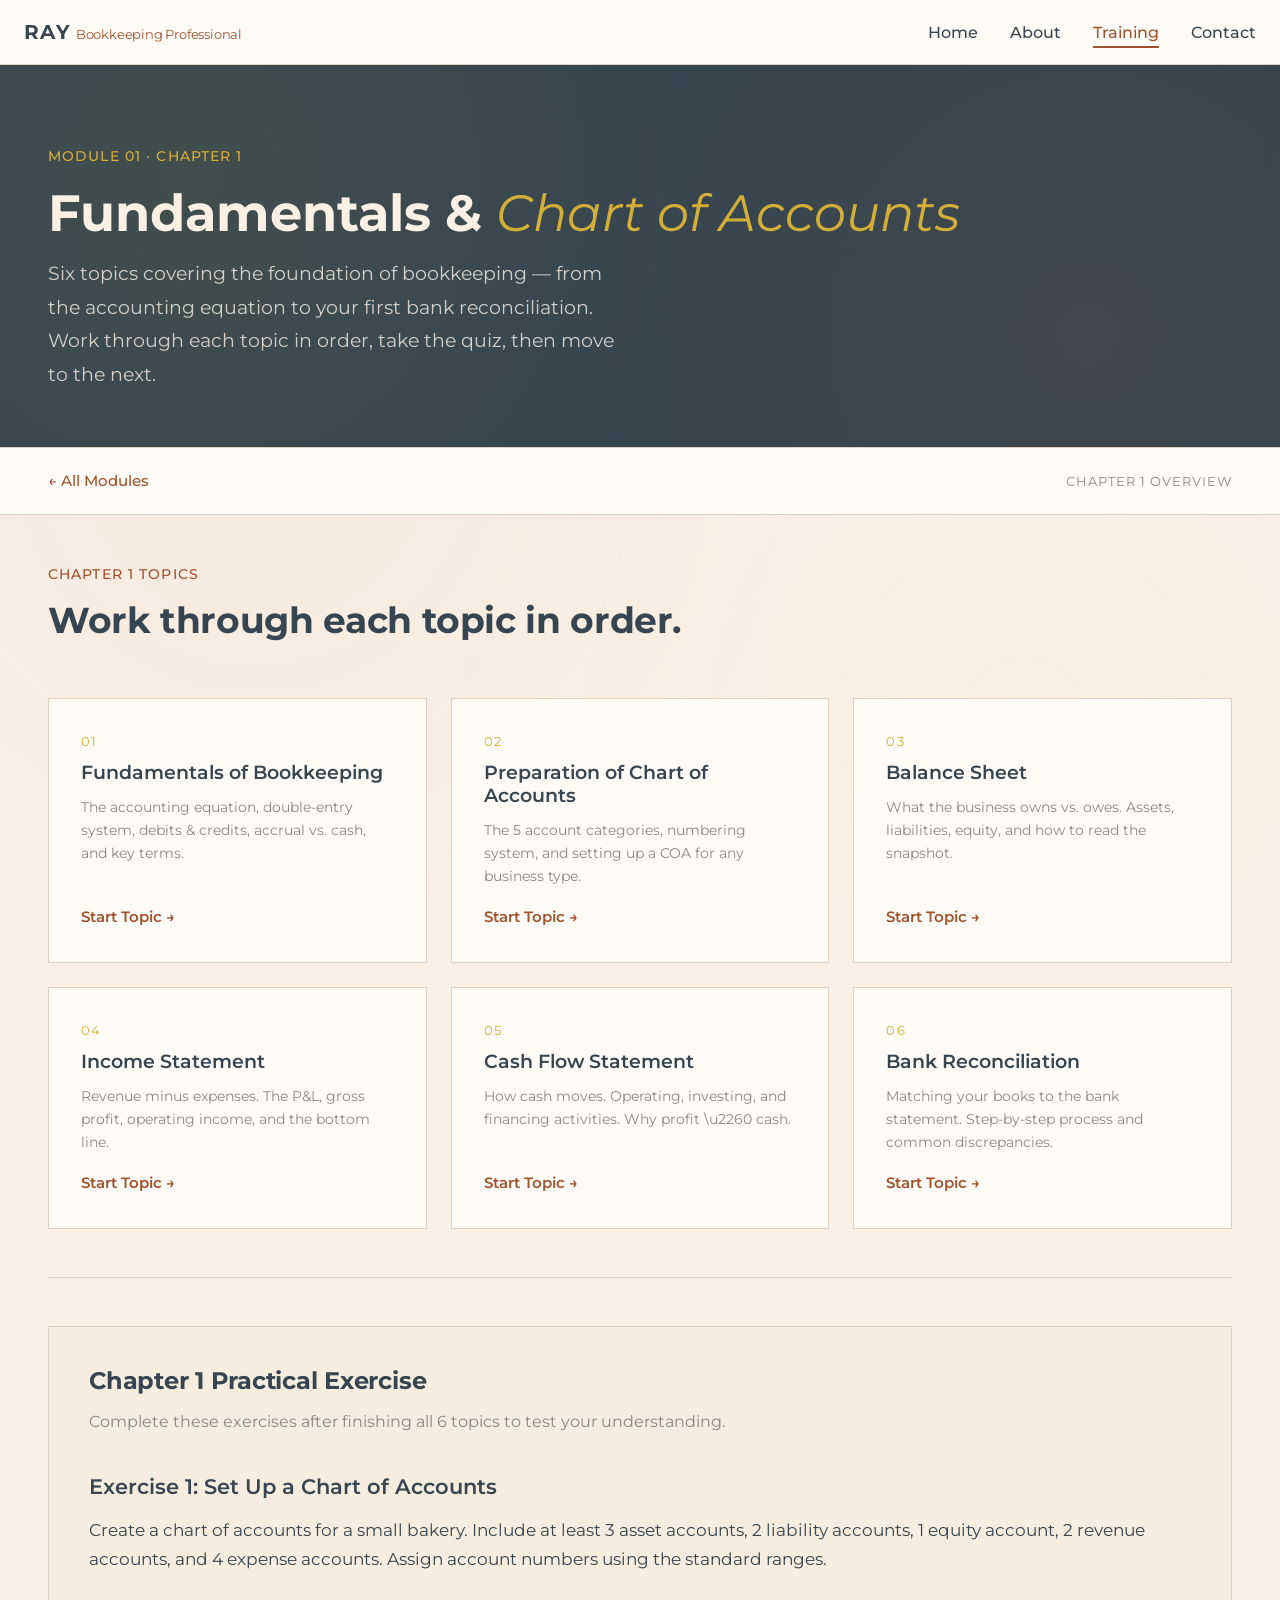
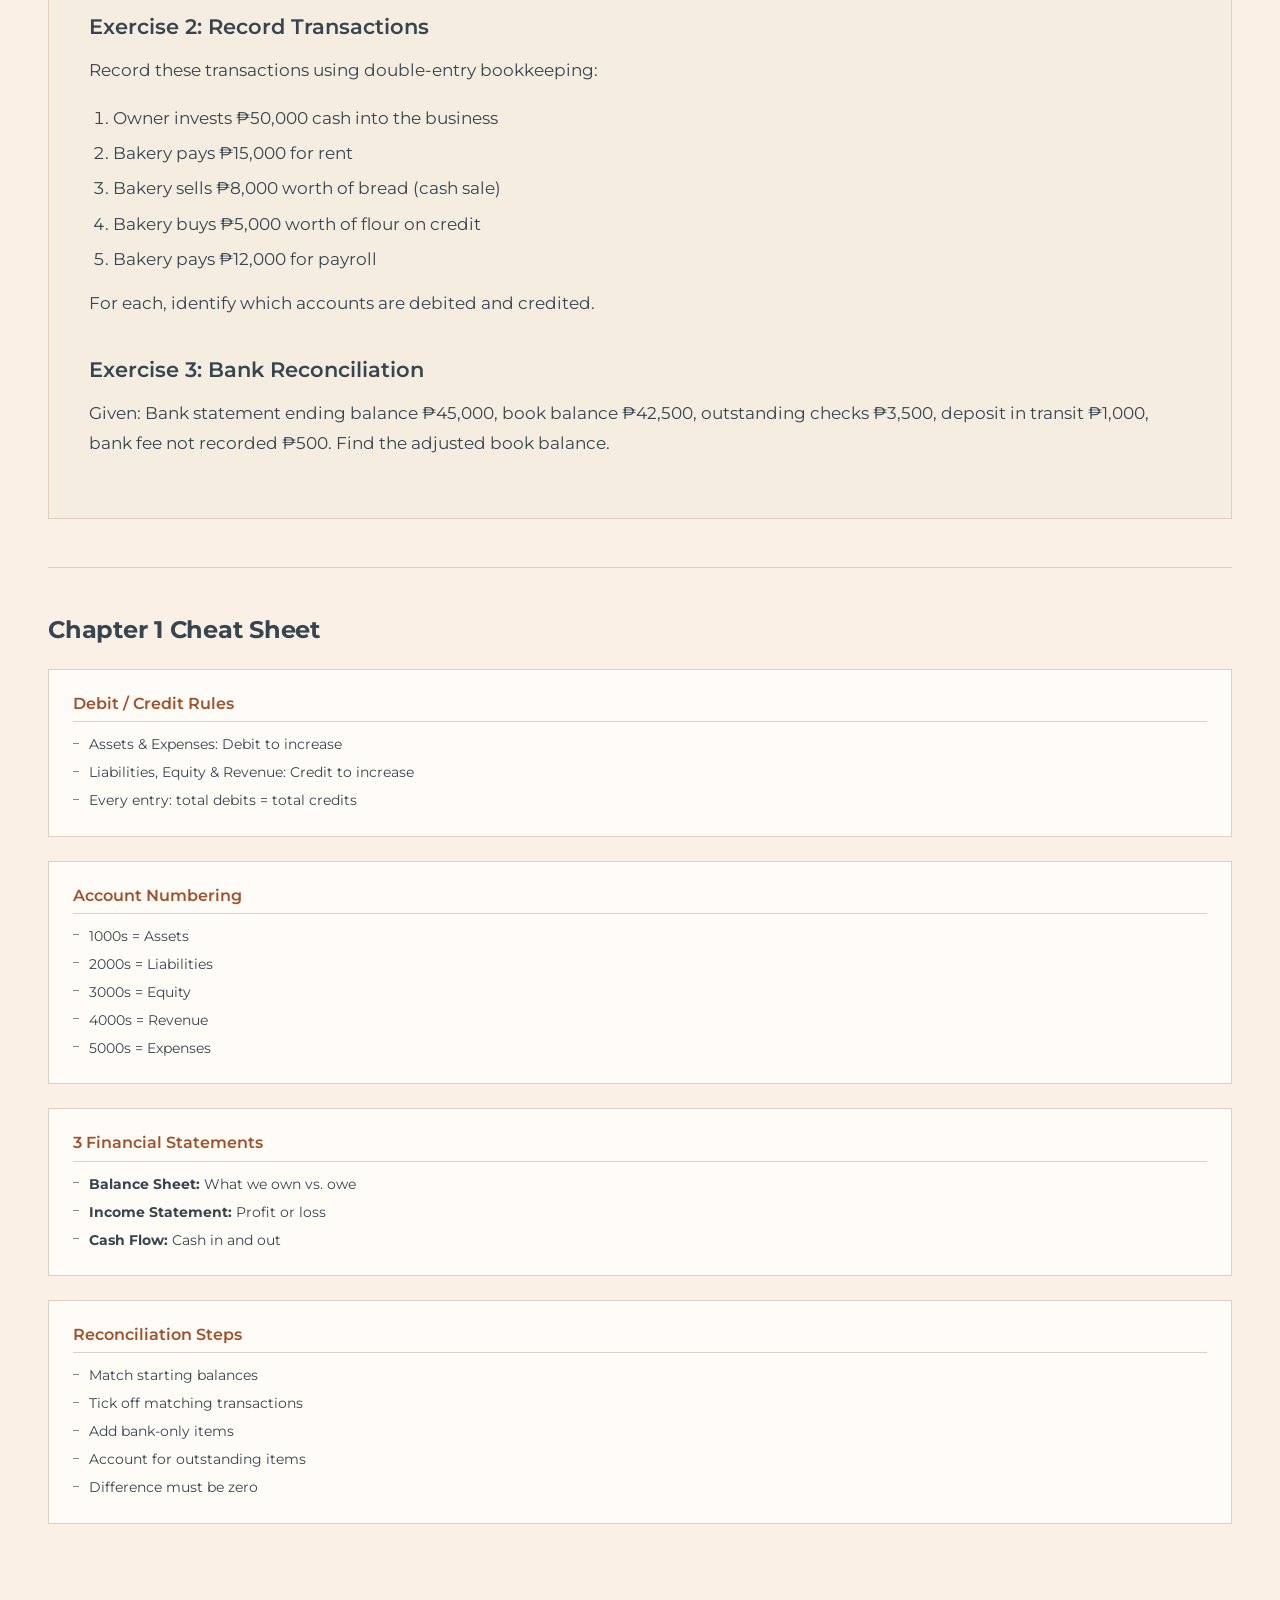
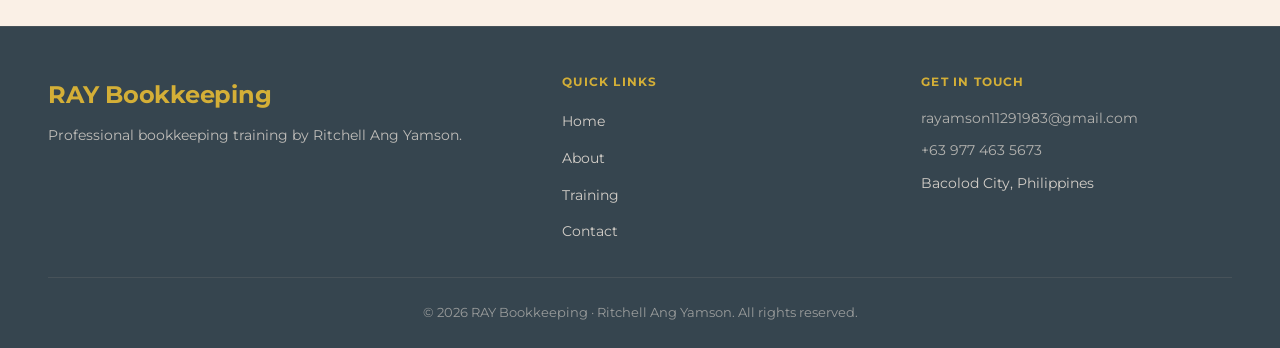
<file: day1.html>
<!DOCTYPE html>
<html lang="en">
<head>
  <meta charset="UTF-8">
  <meta name="viewport" content="width=device-width, initial-scale=1.0">
  <title>Chapter 1 — Fundamentals & Chart of Accounts | RAY Bookkeeping</title>
  <meta name="description" content="Chapter 1 of RAY Bookkeeping Training — six topics covering bookkeeping fundamentals, chart of accounts, financial statements, and bank reconciliation.">
  <link rel="preconnect" href="https://fonts.googleapis.com">
  <link rel="preconnect" href="https://fonts.gstatic.com" crossorigin>
  <link href="https://fonts.googleapis.com/css2?family=Montserrat:wght@300;400;500;600;700&display=swap" rel="stylesheet">
  <link rel="stylesheet" href="assets/css/style.css">
</head>
<body>
  <nav class="nav">
    <div class="nav__container">
      <a href="index.html" class="nav__logo" aria-label="RAY Bookkeeping — Ritchell Ang Yamson">
        <span class="ray-letters"><span class="ray-letter" data-full="Ritchell">R</span><span class="ray-letter" data-full="Ang">A</span><span class="ray-letter" data-full="Yamson">Y</span></span>
        <span class="nav__logo-sub">Bookkeeping Professional</span>
      </a>
      <button class="nav__toggle" aria-label="Menu" id="navToggle"><span></span><span></span><span></span></button>
      <ul class="nav__menu" id="navMenu">
        <li><a href="index.html" class="nav__link">Home</a></li>
        <li><a href="about.html" class="nav__link">About</a></li>
        <li><a href="training.html" class="nav__link nav__link--active">Training</a></li>
        <li><a href="index.html#contact" class="nav__link">Contact</a></li>
      </ul>
    </div>
  </nav>

  <section class="page-hero page-hero--topic">
    <div class="container">
      <p class="hero__eyebrow">Module 01 · Chapter 1</p>
      <h1 class="page-hero__title">Fundamentals &amp; <em>Chart of Accounts</em></h1>
      <p class="page-hero__subtitle">Six topics covering the foundation of bookkeeping — from the accounting equation to your first bank reconciliation. Work through each topic in order, take the quiz, then move to the next.</p>
    </div>
  </section>

  <div class="lesson-nav">
    <div class="container">
      <div class="lesson-nav__inner">
        <a href="training.html" class="lesson-nav__back">&larr; All Modules</a>
        <span class="lesson-nav__progress">Chapter 1 Overview</span>
      </div>
    </div>
  </div>

  <section class="lesson">
    <div class="container">
      <div class="section-head reveal">
        <p class="section-head__eyebrow">Chapter 1 Topics</p>
        <h2 class="section-head__title">Work through each topic in order.</h2>
      </div>
     <div class="topic-cards">
        <a href="day1-topic1.html" class="topic-card reveal">
          <div class="topic-card__number">01</div>
          <h3 class="topic-card__title">Fundamentals of Bookkeeping</h3>
          <p class="topic-card__desc">The accounting equation, double-entry system, debits &amp; credits, accrual vs. cash, and key terms.</p>
          <span class="topic-card__link">Start Topic &rarr;</span>
        </a>
        <a href="day1-topic2.html" class="topic-card reveal">
          <div class="topic-card__number">02</div>
          <h3 class="topic-card__title">Preparation of Chart of Accounts</h3>
          <p class="topic-card__desc">The 5 account categories, numbering system, and setting up a COA for any business type.</p>
          <span class="topic-card__link">Start Topic &rarr;</span>
        </a>
        <a href="day1-topic3.html" class="topic-card reveal">
          <div class="topic-card__number">03</div>
          <h3 class="topic-card__title">Balance Sheet</h3>
          <p class="topic-card__desc">What the business owns vs. owes. Assets, liabilities, equity, and how to read the snapshot.</p>
          <span class="topic-card__link">Start Topic &rarr;</span>
        </a>
        <a href="day1-topic4.html" class="topic-card reveal">
          <div class="topic-card__number">04</div>
          <h3 class="topic-card__title">Income Statement</h3>
          <p class="topic-card__desc">Revenue minus expenses. The P&amp;L, gross profit, operating income, and the bottom line.</p>
          <span class="topic-card__link">Start Topic &rarr;</span>
        </a>
        <a href="day1-topic5.html" class="topic-card reveal">
          <div class="topic-card__number">05</div>
          <h3 class="topic-card__title">Cash Flow Statement</h3>
          <p class="topic-card__desc">How cash moves. Operating, investing, and financing activities. Why profit \u2260 cash.</p>
          <span class="topic-card__link">Start Topic &rarr;</span>
        </a>
        <a href="day1-topic6.html" class="topic-card reveal">
          <div class="topic-card__number">06</div>
          <h3 class="topic-card__title">Bank Reconciliation</h3>
          <p class="topic-card__desc">Matching your books to the bank statement. Step-by-step process and common discrepancies.</p>
          <span class="topic-card__link">Start Topic &rarr;</span>
        </a>
     </div>

      <div class="lesson__divider"></div>

      <section class="lesson__exercise reveal">
        <h2 class="lesson__exercise-title">Chapter 1 Practical Exercise</h2>
        <p class="lesson__exercise-intro">Complete these exercises after finishing all 6 topics to test your understanding.</p>
        <h3 class="lesson__subheading">Exercise 1: Set Up a Chart of Accounts</h3>
        <p class="lesson__text">Create a chart of accounts for a small bakery. Include at least 3 asset accounts, 2 liability accounts, 1 equity account, 2 revenue accounts, and 4 expense accounts. Assign account numbers using the standard ranges.</p>
        <h3 class="lesson__subheading">Exercise 2: Record Transactions</h3>
        <p class="lesson__text">Record these transactions using double-entry bookkeeping:</p>
        <ol class="lesson__numbered">
          <li>Owner invests ₱50,000 cash into the business</li>
          <li>Bakery pays ₱15,000 for rent</li>
          <li>Bakery sells ₱8,000 worth of bread (cash sale)</li>
          <li>Bakery buys ₱5,000 worth of flour on credit</li>
          <li>Bakery pays ₱12,000 for payroll</li>
        </ol>
        <p class="lesson__text">For each, identify which accounts are debited and credited.</p>
        <h3 class="lesson__subheading">Exercise 3: Bank Reconciliation</h3>
        <p class="lesson__text">Given: Bank statement ending balance ₱45,000, book balance ₱42,500, outstanding checks ₱3,500, deposit in transit ₱1,000, bank fee not recorded ₱500. Find the adjusted book balance.</p>
      </section>

      <div class="lesson__divider"></div>

      <section class="lesson__cheatsheet reveal">
        <h2 class="lesson__cheatsheet-title">Chapter 1 Cheat Sheet</h2>
        <div class="lesson__cheatsheet-grid">
          <div class="lesson__cheatsheet-card">
            <h4>Debit / Credit Rules</h4>
            <ul><li>Assets &amp; Expenses: Debit to increase</li><li>Liabilities, Equity &amp; Revenue: Credit to increase</li><li>Every entry: total debits = total credits</li></ul>
          </div>
          <div class="lesson__cheatsheet-card">
            <h4>Account Numbering</h4>
            <ul><li>1000s = Assets</li><li>2000s = Liabilities</li><li>3000s = Equity</li><li>4000s = Revenue</li><li>5000s = Expenses</li></ul>
          </div>
          <div class="lesson__cheatsheet-card">
            <h4>3 Financial Statements</h4>
            <ul><li><strong>Balance Sheet:</strong> What we own vs. owe</li><li><strong>Income Statement:</strong> Profit or loss</li><li><strong>Cash Flow:</strong> Cash in and out</li></ul>
          </div>
          <div class="lesson__cheatsheet-card">
            <h4>Reconciliation Steps</h4>
            <ul><li>Match starting balances</li><li>Tick off matching transactions</li><li>Add bank-only items</li><li>Account for outstanding items</li><li>Difference must be zero</li></ul>
          </div>
        </div>
      </section>
    </div>
  </section>

  <footer class="footer">
    <div class="container">
      <div class="footer__grid">
        <div class="footer__brand"><span class="footer__brand-name">RAY Bookkeeping</span><span class="footer__brand-sub">Professional bookkeeping training by Ritchell Ang Yamson.</span></div>
        <div class="footer__col"><h4 class="footer__col-title">Quick Links</h4><ul class="footer__links"><li><a href="index.html">Home</a></li><li><a href="about.html">About</a></li><li><a href="training.html">Training</a></li><li><a href="index.html#contact">Contact</a></li></ul></div>
        <div class="footer__col"><h4 class="footer__col-title">Get in Touch</h4><p class="footer__contact-item"><a href="mailto:rayamson11291983@gmail.com">rayamson11291983@gmail.com</a></p><p class="footer__contact-item"><a href="tel:+639774635673">+63 977 463 5673</a></p><p class="footer__contact-item">Bacolod City, Philippines</p></div>
      </div>
      <div class="footer__bottom"><p class="footer__text">&copy; 2026 RAY Bookkeeping · Ritchell Ang Yamson. All rights reserved.</p></div>
    </div>
  </footer>
  <button class="back-to-top" aria-label="Back to top"><svg viewBox="0 0 24 24"><polyline points="18 15 12 9 6 15"/></svg></button>
  <script src="assets/js/main.js"></script>
</body>
</html>
</file>
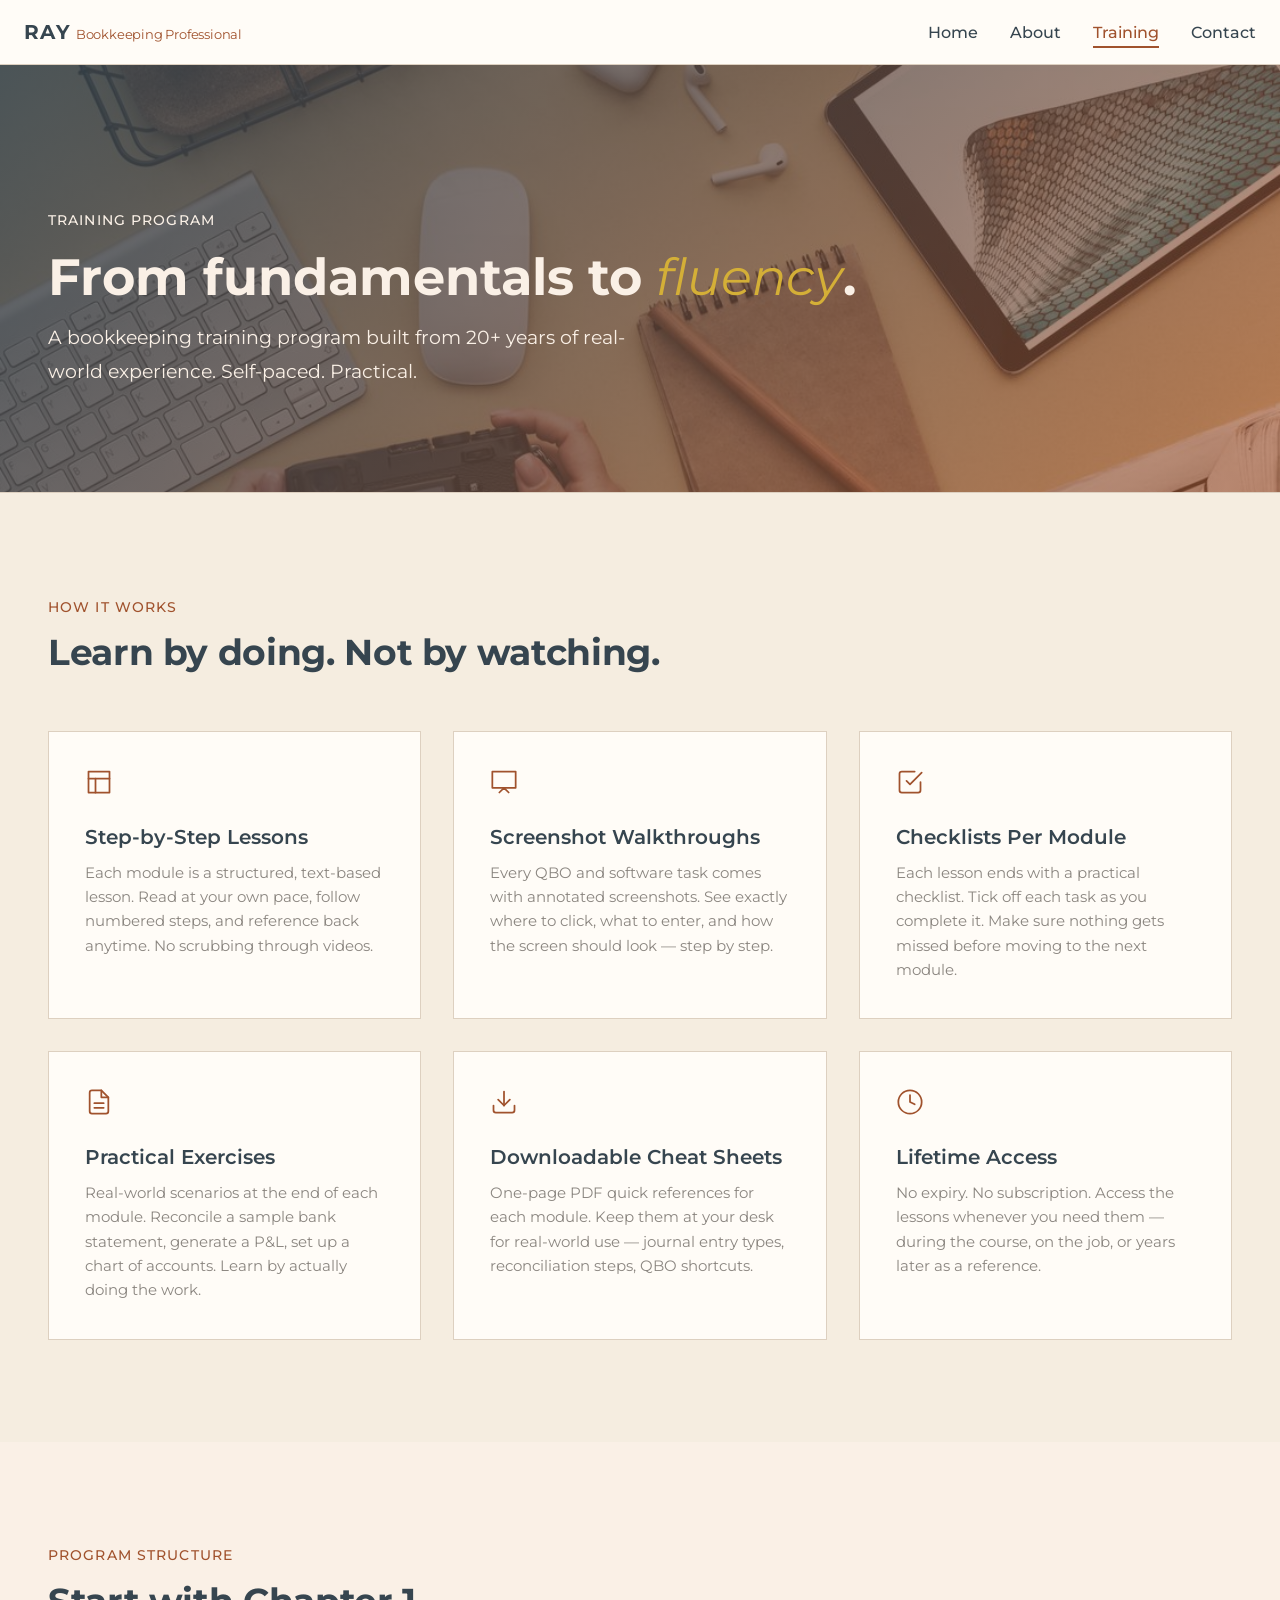
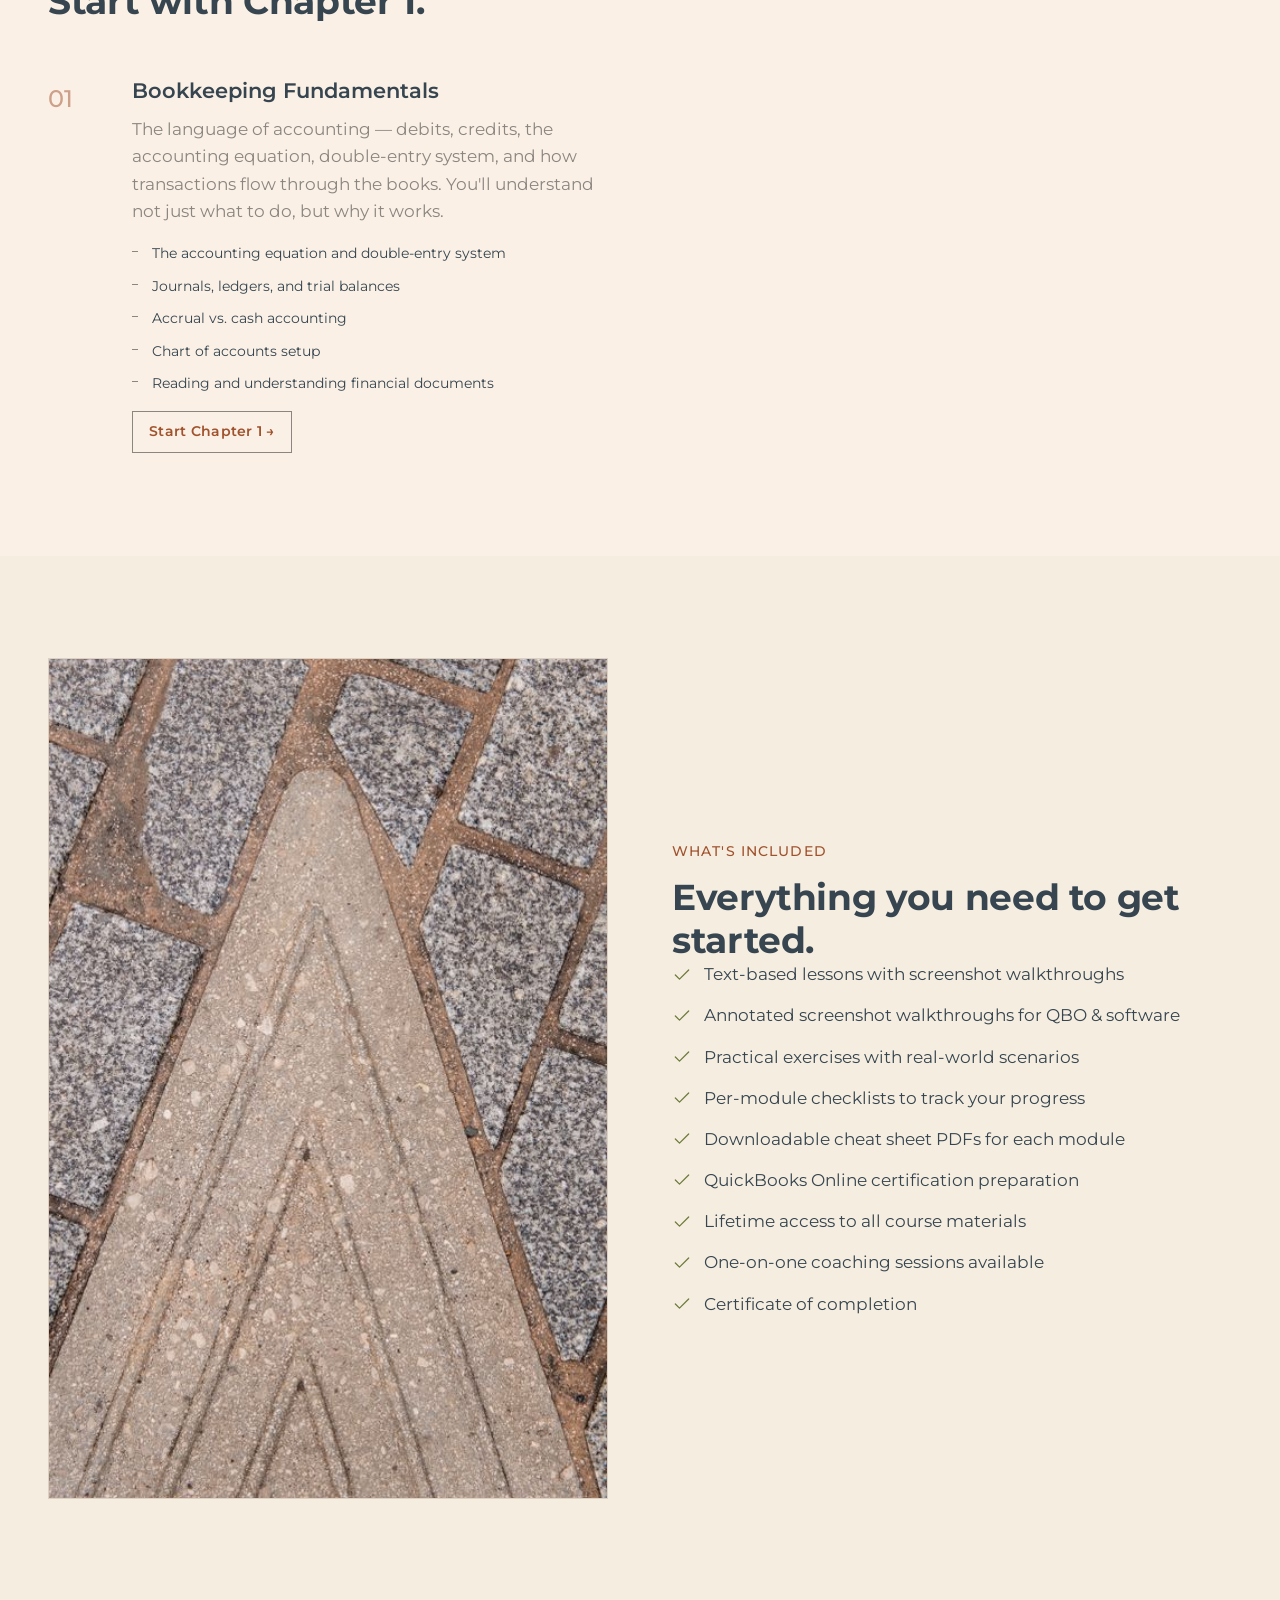
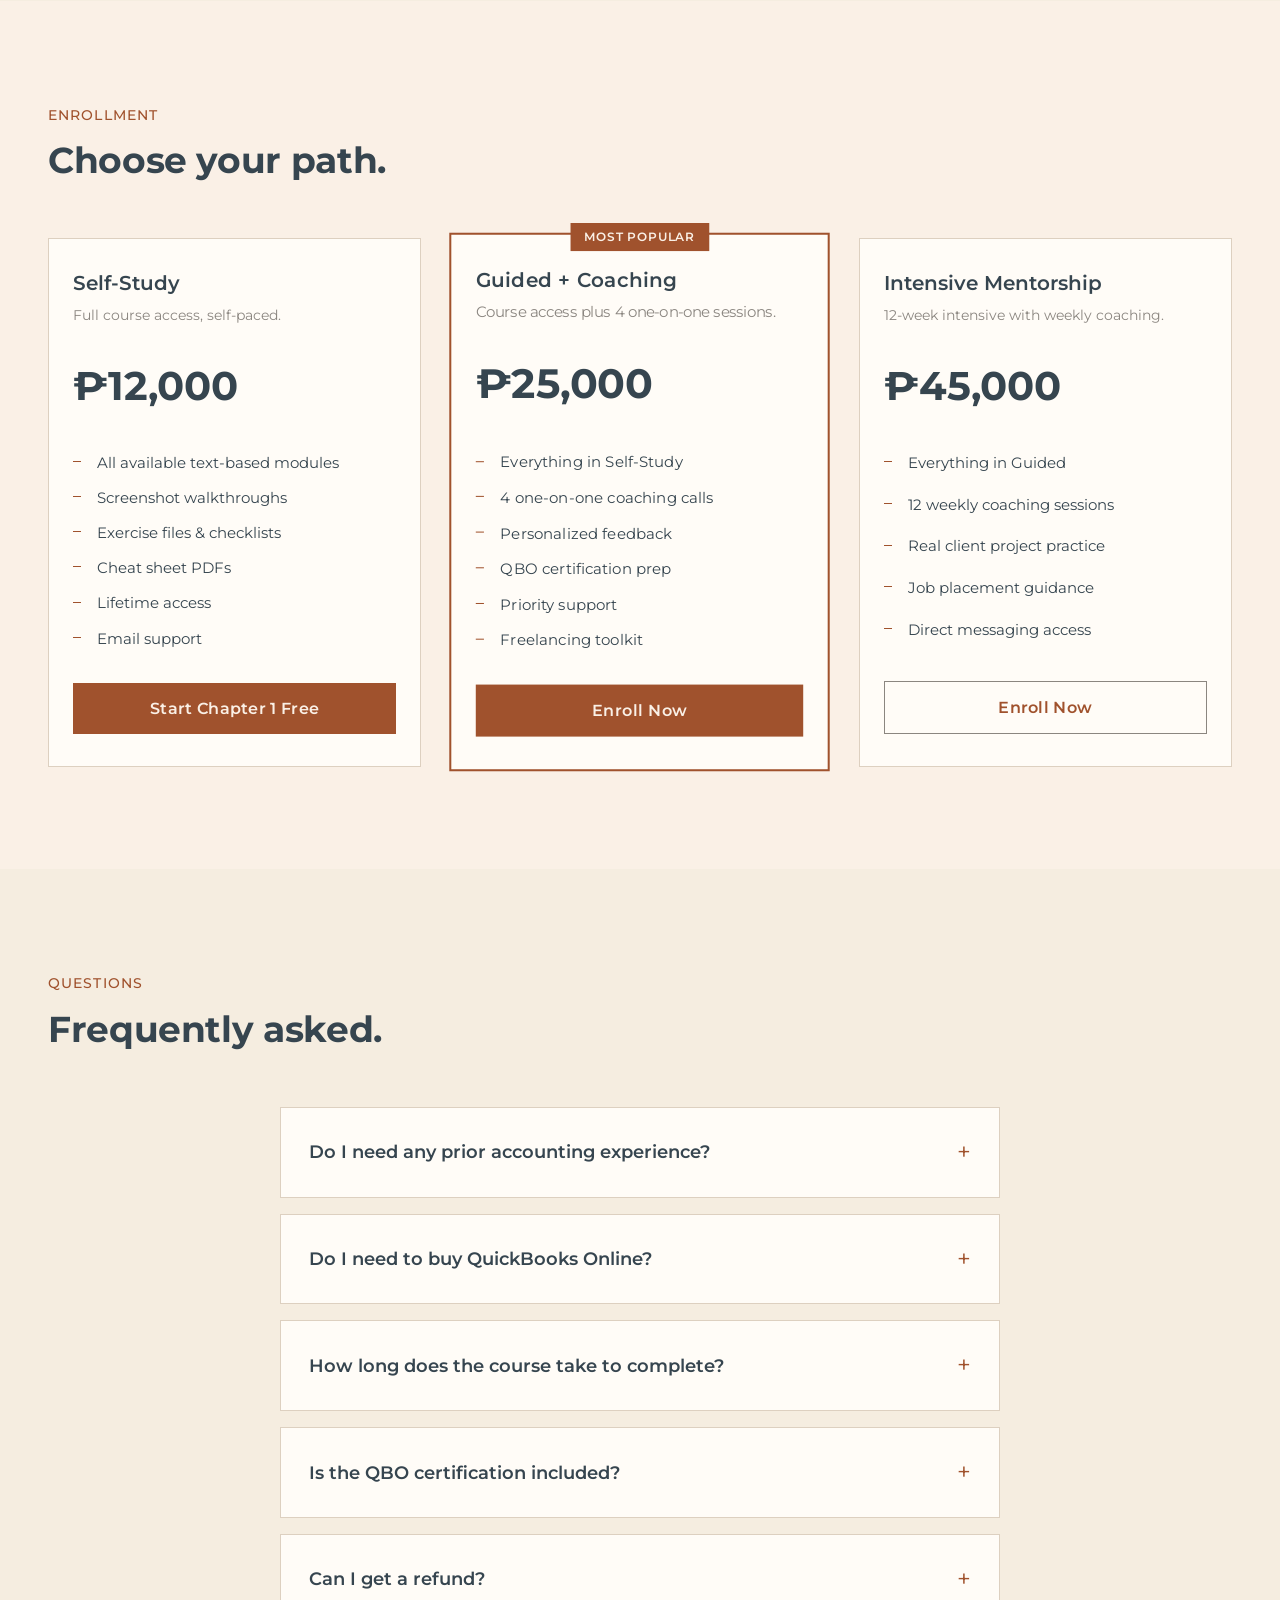
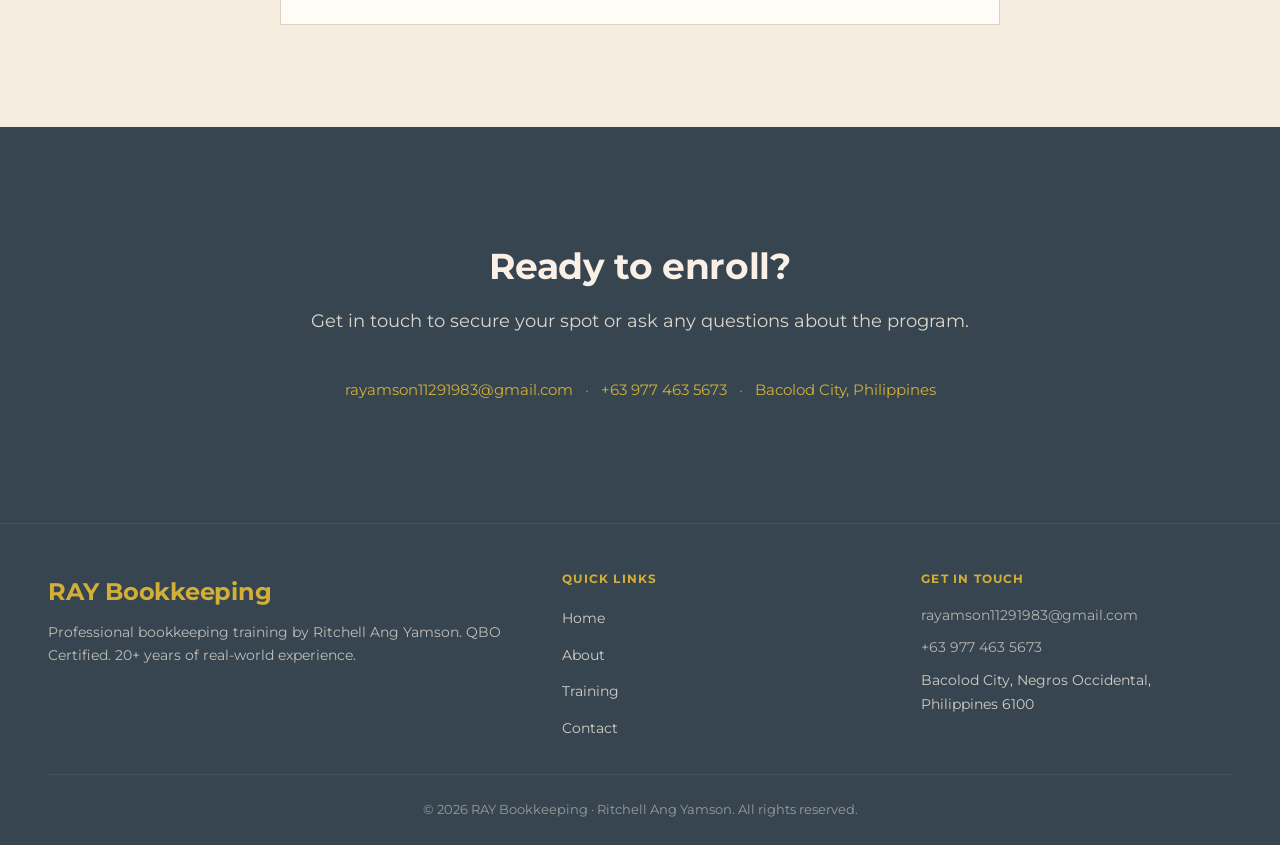
<file: training.html>
<!DOCTYPE html>
<html lang="en">
<head>
  <meta charset="UTF-8">
  <meta name="viewport" content="width=device-width, initial-scale=1.0">
  <title>Training — RAY Bookkeeping | Ritchell Ang Yamson</title>
  <meta name="description" content="Comprehensive bookkeeping training program covering QuickBooks Online, financial reporting, reconciliation, SAP fundamentals, and more.">
  <link rel="preconnect" href="https://fonts.googleapis.com">
  <link rel="preconnect" href="https://fonts.gstatic.com" crossorigin>
  <link href="https://fonts.googleapis.com/css2?family=Montserrat:wght@300;400;500;600;700&display=swap" rel="stylesheet">
  <link rel="stylesheet" href="assets/css/style.css">
</head>
<body>
  <!-- Navigation -->
  <nav class="nav">
    <div class="nav__container">
      <a href="index.html" class="nav__logo" aria-label="RAY Bookkeeping — Ritchell Ang Yamson">
          <span class="ray-letters">
            <span class="ray-letter" data-full="Ritchell">R</span><span class="ray-letter" data-full="Ang">A</span><span class="ray-letter" data-full="Yamson">Y</span>
          </span>
          <span class="nav__logo-sub">Bookkeeping Professional</span>
        </a>
      <button class="nav__toggle" aria-label="Menu" id="navToggle">
        <span></span><span></span><span></span>
      </button>
      <ul class="nav__menu" id="navMenu">
        <li><a href="index.html" class="nav__link">Home</a></li>
        <li><a href="about.html" class="nav__link">About</a></li>
        <li><a href="training.html" class="nav__link nav__link--active">Training</a></li>
        <li><a href="index.html#contact" class="nav__link">Contact</a></li>
      </ul>
    </div>
  </nav>

  <!-- Page header -->
  <section class="page-hero page-hero--training">
    <div class="page-hero__bg">
      <img src="assets/img/notebook.jpeg" alt="Notebook with calculator on desk" class="page-hero__bg-img">
      <div class="page-hero__overlay"></div>
    </div>
    <div class="container">
      <p class="hero__eyebrow">Training Program</p>
      <h1 class="page-hero__title">From fundamentals to <em>fluency</em>.</h1>
      <p class="page-hero__subtitle">A bookkeeping training program built from 20+ years of real-world experience. Self-paced. Practical.</p>
    </div>
  </section>

  <!-- Course Format -->
  <section class="course-format">
    <div class="container">
      <div class="section-head reveal">
        <p class="section-head__eyebrow">How It Works</p>
        <h2 class="section-head__title">Learn by doing. Not by watching.</h2>
      </div>
      <div class="course-format__grid">
        <div class="format-card reveal">
          <div class="format-card__icon">
            <svg xmlns="http://www.w3.org/2000/svg" width="28" height="28" viewBox="0 0 24 24" fill="none" stroke="currentColor" stroke-width="1.5" stroke-linecap="round" stroke-linejoin="round"><rect x="3" y="3" width="18" height="18" rx="0"/><line x1="3" y1="9" x2="21" y2="9"/><line x1="9" y1="21" x2="9" y2="9"/></svg>
          </div>
          <h3 class="format-card__title">Step-by-Step Lessons</h3>
          <p class="format-card__text">Each module is a structured, text-based lesson. Read at your own pace, follow numbered steps, and reference back anytime. No scrubbing through videos.</p>
        </div>
        <div class="format-card reveal">
          <div class="format-card__icon">
            <svg xmlns="http://www.w3.org/2000/svg" width="28" height="28" viewBox="0 0 24 24" fill="none" stroke="currentColor" stroke-width="1.5" stroke-linecap="round" stroke-linejoin="round"><rect x="2" y="3" width="20" height="14" rx="0"/><polyline points="8 21 12 17 16 21"/></svg>
          </div>
          <h3 class="format-card__title">Screenshot Walkthroughs</h3>
          <p class="format-card__text">Every QBO and software task comes with annotated screenshots. See exactly where to click, what to enter, and how the screen should look — step by step.</p>
        </div>
        <div class="format-card reveal">
          <div class="format-card__icon">
            <svg xmlns="http://www.w3.org/2000/svg" width="28" height="28" viewBox="0 0 24 24" fill="none" stroke="currentColor" stroke-width="1.5" stroke-linecap="round" stroke-linejoin="round"><polyline points="9 11 12 14 22 4"/><path d="M21 12v7a2 2 0 0 1-2 2H5a2 2 0 0 1-2-2V5a2 2 0 0 1 2-2h11"/></svg>
          </div>
          <h3 class="format-card__title">Checklists Per Module</h3>
          <p class="format-card__text">Each lesson ends with a practical checklist. Tick off each task as you complete it. Make sure nothing gets missed before moving to the next module.</p>
        </div>
        <div class="format-card reveal">
          <div class="format-card__icon">
            <svg xmlns="http://www.w3.org/2000/svg" width="28" height="28" viewBox="0 0 24 24" fill="none" stroke="currentColor" stroke-width="1.5" stroke-linecap="round" stroke-linejoin="round"><path d="M14 2H6a2 2 0 0 0-2 2v16a2 2 0 0 0 2 2h12a2 2 0 0 0 2-2V8z"/><polyline points="14 2 14 8 20 8"/><line x1="16" y1="13" x2="8" y2="13"/><line x1="16" y1="17" x2="8" y2="17"/></svg>
          </div>
          <h3 class="format-card__title">Practical Exercises</h3>
          <p class="format-card__text">Real-world scenarios at the end of each module. Reconcile a sample bank statement, generate a P&L, set up a chart of accounts. Learn by actually doing the work.</p>
        </div>
        <div class="format-card reveal">
          <div class="format-card__icon">
            <svg xmlns="http://www.w3.org/2000/svg" width="28" height="28" viewBox="0 0 24 24" fill="none" stroke="currentColor" stroke-width="1.5" stroke-linecap="round" stroke-linejoin="round"><path d="M21 15v4a2 2 0 0 1-2 2H5a2 2 0 0 1-2-2v-4"/><polyline points="7 10 12 15 17 10"/><line x1="12" y1="15" x2="12" y2="3"/></svg>
          </div>
          <h3 class="format-card__title">Downloadable Cheat Sheets</h3>
          <p class="format-card__text">One-page PDF quick references for each module. Keep them at your desk for real-world use — journal entry types, reconciliation steps, QBO shortcuts.</p>
        </div>
        <div class="format-card reveal">
          <div class="format-card__icon">
            <svg xmlns="http://www.w3.org/2000/svg" width="28" height="28" viewBox="0 0 24 24" fill="none" stroke="currentColor" stroke-width="1.5" stroke-linecap="round" stroke-linejoin="round"><circle cx="12" cy="12" r="10"/><polyline points="12 6 12 12 16 14"/></svg>
          </div>
          <h3 class="format-card__title">Lifetime Access</h3>
          <p class="format-card__text">No expiry. No subscription. Access the lessons whenever you need them — during the course, on the job, or years later as a reference.</p>
        </div>
      </div>
    </div>
  </section>

  <!-- Course Overview -->
  <section class="course-overview">
    <div class="container">
      <div class="section-head reveal">
        <p class="section-head__eyebrow">Program Structure</p>
        <h2 class="section-head__title">Start with Chapter 1.</h2>
      </div>
      <div class="course-overview__grid">
        <div class="course-module reveal">
          <div class="course-module__number">01</div>
          <div class="course-module__body">
            <h3 class="course-module__title">Bookkeeping Fundamentals</h3>
            <p class="course-module__text">The language of accounting — debits, credits, the accounting equation, double-entry system, and how transactions flow through the books. You'll understand not just what to do, but why it works.</p>
            <ul class="course-module__topics">
              <li>The accounting equation and double-entry system</li>
              <li>Journals, ledgers, and trial balances</li>
              <li>Accrual vs. cash accounting</li>
              <li>Chart of accounts setup</li>
              <li>Reading and understanding financial documents</li>
            </ul>
            <a href="day1.html" class="btn btn--ghost btn--sm">Start Chapter 1 &rarr;</a>
          </div>
        </div>
      </div>
    </div>
  </section>

  <!-- Course details -->
  <section class="course-details">
    <div class="container">
      <div class="course-details__grid">
        <div class="course-details__image reveal">
          <img src="assets/img/training-2.jpeg" alt="Person working on laptop with financial documents" loading="lazy">
        </div>
        <div class="course-details__content reveal">
          <p class="section-head__eyebrow">What's Included</p>
          <h2 class="section-head__title">Everything you need to get started.</h2>
          <ul class="course-details__list">
            <li>
              <svg xmlns="http://www.w3.org/2000/svg" width="20" height="20" viewBox="0 0 24 24" fill="none" stroke="currentColor" stroke-width="1.5" stroke-linecap="round" stroke-linejoin="round"><polyline points="20 6 9 17 4 12"/></svg>
              Text-based lessons with screenshot walkthroughs
            </li>
            <li>
              <svg xmlns="http://www.w3.org/2000/svg" width="20" height="20" viewBox="0 0 24 24" fill="none" stroke="currentColor" stroke-width="1.5" stroke-linecap="round" stroke-linejoin="round"><polyline points="20 6 9 17 4 12"/></svg>
              Annotated screenshot walkthroughs for QBO & software
            </li>
            <li>
              <svg xmlns="http://www.w3.org/2000/svg" width="20" height="20" viewBox="0 0 24 24" fill="none" stroke="currentColor" stroke-width="1.5" stroke-linecap="round" stroke-linejoin="round"><polyline points="20 6 9 17 4 12"/></svg>
              Practical exercises with real-world scenarios
            </li>
            <li>
              <svg xmlns="http://www.w3.org/2000/svg" width="20" height="20" viewBox="0 0 24 24" fill="none" stroke="currentColor" stroke-width="1.5" stroke-linecap="round" stroke-linejoin="round"><polyline points="20 6 9 17 4 12"/></svg>
              Per-module checklists to track your progress
            </li>
            <li>
              <svg xmlns="http://www.w3.org/2000/svg" width="20" height="20" viewBox="0 0 24 24" fill="none" stroke="currentColor" stroke-width="1.5" stroke-linecap="round" stroke-linejoin="round"><polyline points="20 6 9 17 4 12"/></svg>
              Downloadable cheat sheet PDFs for each module
            </li>
            <li>
              <svg xmlns="http://www.w3.org/2000/svg" width="20" height="20" viewBox="0 0 24 24" fill="none" stroke="currentColor" stroke-width="1.5" stroke-linecap="round" stroke-linejoin="round"><polyline points="20 6 9 17 4 12"/></svg>
              QuickBooks Online certification preparation
            </li>
            <li>
              <svg xmlns="http://www.w3.org/2000/svg" width="20" height="20" viewBox="0 0 24 24" fill="none" stroke="currentColor" stroke-width="1.5" stroke-linecap="round" stroke-linejoin="round"><polyline points="20 6 9 17 4 12"/></svg>
              Lifetime access to all course materials
            </li>
            <li>
              <svg xmlns="http://www.w3.org/2000/svg" width="20" height="20" viewBox="0 0 24 24" fill="none" stroke="currentColor" stroke-width="1.5" stroke-linecap="round" stroke-linejoin="round"><polyline points="20 6 9 17 4 12"/></svg>
              One-on-one coaching sessions available
            </li>
            <li>
              <svg xmlns="http://www.w3.org/2000/svg" width="20" height="20" viewBox="0 0 24 24" fill="none" stroke="currentColor" stroke-width="1.5" stroke-linecap="round" stroke-linejoin="round"><polyline points="20 6 9 17 4 12"/></svg>
              Certificate of completion
            </li>
          </ul>
        </div>
      </div>
    </div>
  </section>

  <!-- Pricing -->
  <section class="pricing">
    <div class="container">
      <div class="section-head reveal">
        <p class="section-head__eyebrow">Enrollment</p>
        <h2 class="section-head__title">Choose your path.</h2>
      </div>
      <div class="pricing__grid">
        <div class="pricing-card reveal">
          <h3 class="pricing-card__name">Self-Study</h3>
          <p class="pricing-card__desc">Full course access, self-paced.</p>
          <div class="pricing-card__price">₱<span>12,000</span></div>
          <ul class="pricing-card__features">
            <li>All available text-based modules</li>
            <li>Screenshot walkthroughs</li>
            <li>Exercise files & checklists</li>
            <li>Cheat sheet PDFs</li>
            <li>Lifetime access</li>
            <li>Email support</li>
          </ul>
          <a href="day1.html" class="btn btn--primary btn--full">Start Chapter 1 Free</a>
        </div>
        <div class="pricing-card pricing-card--featured reveal">
          <div class="pricing-card__badge">Most Popular</div>
          <h3 class="pricing-card__name">Guided + Coaching</h3>
          <p class="pricing-card__desc">Course access plus 4 one-on-one sessions.</p>
          <div class="pricing-card__price">₱<span>25,000</span></div>
          <ul class="pricing-card__features">
            <li>Everything in Self-Study</li>
            <li>4 one-on-one coaching calls</li>
            <li>Personalized feedback</li>
            <li>QBO certification prep</li>
            <li>Priority support</li>
            <li>Freelancing toolkit</li>
          </ul>
          <a href="index.html#contact" class="btn btn--primary btn--full">Enroll Now</a>
        </div>
        <div class="pricing-card reveal">
          <h3 class="pricing-card__name">Intensive Mentorship</h3>
          <p class="pricing-card__desc">12-week intensive with weekly coaching.</p>
          <div class="pricing-card__price">₱<span>45,000</span></div>
          <ul class="pricing-card__features">
            <li>Everything in Guided</li>
            <li>12 weekly coaching sessions</li>
            <li>Real client project practice</li>
            <li>Job placement guidance</li>
            <li>Direct messaging access</li>
          </ul>
          <a href="index.html#contact" class="btn btn--ghost btn--full">Enroll Now</a>
        </div>
      </div>
    </div>
  </section>

  <!-- FAQ -->
  <section class="faq">
    <div class="container">
      <div class="section-head reveal">
        <p class="section-head__eyebrow">Questions</p>
        <h2 class="section-head__title">Frequently asked.</h2>
      </div>
      <div class="faq__list">
        <details class="faq-item reveal">
          <summary class="faq-item__question">Do I need any prior accounting experience?</summary>
          <p class="faq-item__answer">No. Module 01 starts from the very fundamentals — the accounting equation, debits and credits, and how transactions flow. If you can do basic math, you can start here.</p>
        </details>
        <details class="faq-item reveal">
          <summary class="faq-item__question">Do I need to buy QuickBooks Online?</summary>
          <p class="faq-item__answer">You'll need access to QBO for the practical exercises. We walk you through setting up a free trial account in Module 02, so you don't need to purchase anything upfront.</p>
        </details>
        <details class="faq-item reveal">
          <summary class="faq-item__question">How long does the course take to complete?</summary>
          <p class="faq-item__answer">Self-study students typically complete the program in 8–12 weeks at a comfortable pace. The intensive mentorship runs over 12 weeks with weekly sessions.</p>
        </details>
        <details class="faq-item reveal">
          <summary class="faq-item__question">Is the QBO certification included?</summary>
          <p class="faq-item__answer">The course prepares you for the QuickBooks Online certification exam. The exam itself is taken through Intuit and has a separate fee. We guide you through scheduling and preparing for it.</p>
        </details>
        <details class="faq-item reveal">
          <summary class="faq-item__question">Can I get a refund?</summary>
          <p class="faq-item__answer">Yes. If you're not satisfied within the first 14 days, contact us for a full refund — no questions asked.</p>
        </details>
      </div>
    </div>
  </section>

  <!-- CTA -->
  <section class="cta" id="contact">
    <div class="container">
      <div class="cta__box reveal">
        <h2 class="cta__title">Ready to enroll?</h2>
        <p class="cta__text">Get in touch to secure your spot or ask any questions about the program.</p>
        <div class="cta__contact">
          <a href="mailto:rayamson11291983@gmail.com" class="cta__contact-link">rayamson11291983@gmail.com</a>
          <span class="cta__contact-sep">&middot;</span>
          <a href="tel:+639774635673" class="cta__contact-link">+63 977 463 5673</a>
          <span class="cta__contact-sep">&middot;</span>
          <span class="cta__contact-link">Bacolod City, Philippines</span>
        </div>
      </div>
    </div>
  </section>

  <!-- Footer -->
  <footer class="footer">
    <div class="container">
      <div class="footer__grid">
        <div class="footer__brand">
          <span class="footer__brand-name">RAY Bookkeeping</span>
          <span class="footer__brand-sub">Professional bookkeeping training by Ritchell Ang Yamson. QBO Certified. 20+ years of real-world experience.</span>
        </div>
        <div class="footer__col">
          <h4 class="footer__col-title">Quick Links</h4>
          <ul class="footer__links">
            <li><a href="index.html">Home</a></li>
            <li><a href="about.html">About</a></li>
            <li><a href="training.html">Training</a></li>
            <li><a href="index.html#contact">Contact</a></li>
          </ul>
        </div>
        <div class="footer__col">
          <h4 class="footer__col-title">Get in Touch</h4>
          <p class="footer__contact-item"><a href="mailto:rayamson11291983@gmail.com">rayamson11291983@gmail.com</a></p>
          <p class="footer__contact-item"><a href="tel:+639774635673">+63 977 463 5673</a></p>
          <p class="footer__contact-item">Bacolod City, Negros Occidental, Philippines 6100</p>
        </div>
      </div>
      <div class="footer__bottom">
        <p class="footer__text">&copy; 2026 RAY Bookkeeping &middot; Ritchell Ang Yamson. All rights reserved.</p>
      </div>
    </div>
  </footer>

  <!-- Back to top button -->
  <button class="back-to-top" aria-label="Back to top">
    <svg viewBox="0 0 24 24"><polyline points="18 15 12 9 6 15"/></svg>
  </button>

  <script src="assets/js/main.js"></script>
</body>
</html>
</file>
<file: assets/css/style.css>
/* ============================================
   Ritchell Yamson Bookkeeping Training
   Design System: Wabi-Sabi (adapted for bookkeeping)
   ============================================ */

/* --- Reset & Base --- */
*, *::before, *::after {
  box-sizing: border-box;
  margin: 0;
  padding: 0;
}

:root {
  /* Colors */
  --color-primary: #A0522D;
  --color-secondary: #8B8680;
  --color-tertiary: #FAF0E6;
  --color-neutral: #36454F;
  --color-surface: #6B7B3A;
  --color-accent: #3F51B5;
  --color-gold: #D4AF37;
  --color-blush: #E8C4B8;

  /* Derived */
  --color-bg: #FAF0E6;
  --color-bg-alt: #F5EDE0;
  --color-text: #36454F;
  --color-text-muted: #8B8680;
  --color-border: #DDD0C0;
  --color-card-bg: #FFFCF7;
  --color-primary-dark: #8B4513;

  /* Typography */
  --font-display: 'Montserrat', sans-serif;
  --font-mono: 'Montserrat', sans-serif;

  /* Spacing */
  --space: 0.5rem;
  --container-max: 1280px;
  --section-gap: clamp(4rem, 8vw, 8rem);

  /* Transitions */
  --ease: cubic-bezier(0.22, 1, 0.36, 1);
  --dur: 200ms;
}

html {
  font-size: 16px;
  scroll-behavior: smooth;
}

body {
  font-family: var(--font-display);
  font-size: 1.0625rem;
  line-height: 1.7;
  color: var(--color-text);
  background-color: var(--color-bg);
  -webkit-font-smoothing: antialiased;
  -moz-osx-font-smoothing: grayscale;
}

/* Subtle paper texture overlay */
body::before {
  content: '';
  position: fixed;
  inset: 0;
  z-index: -1;
  background-image: 
    radial-gradient(circle at 20% 50%, rgba(160, 82, 45, 0.03) 0%, transparent 50%),
    radial-gradient(circle at 80% 80%, rgba(212, 175, 55, 0.02) 0%, transparent 50%);
  pointer-events: none;
}

img {
  max-width: 100%;
  height: auto;
  display: block;
}

a {
  color: var(--color-primary);
  text-decoration: none;
  transition: color var(--dur) var(--ease);
}

a:hover {
  color: var(--color-primary-dark);
}

ul {
  list-style: none;
}

/* --- Layout --- */
.container {
  max-width: var(--container-max);
  margin: 0 auto;
  padding: 0 clamp(1.5rem, 4vw, 3rem);
}

/* --- Typography --- */
h1, h2, h3, h4 {
  font-family: var(--font-display);
  font-weight: 700;
  line-height: 1.2;
  color: var(--color-text);
}

.hero__title {
  font-size: clamp(2.5rem, 5vw, 4rem);
  font-weight: 700;
  line-height: 1.05;
  letter-spacing: -0.02em;
}

.hero__title em,
.page-hero__title em {
  font-style: italic;
  font-weight: 400;
  color: var(--color-primary);
}

h2, .section-head__title {
  font-size: clamp(1.5rem, 3vw, 2.25rem);
  font-weight: 700;
  letter-spacing: -0.01em;
}

h3 {
  font-size: 1.25rem;
  font-weight: 600;
}

.hero__eyebrow {
  font-family: var(--font-display);
  font-size: 0.875rem;
  font-weight: 500;
  letter-spacing: 0.08em;
  text-transform: uppercase;
  color: var(--color-primary);
  margin-bottom: 1rem;
}

.section-head__eyebrow {
  font-family: var(--font-display);
  font-size: 0.875rem;
  font-weight: 500;
  letter-spacing: 0.08em;
  text-transform: uppercase;
  color: var(--color-primary);
  margin-bottom: 0.75rem;
}

/* --- Navigation --- */
.nav {
  position: sticky;
  top: 0;
  z-index: 100;
  background-color: var(--color-card-bg);
  border-bottom: 1px solid var(--color-border);
  padding: 0;
  overflow: visible;
  transition: box-shadow 300ms var(--ease);
}

.nav--scrolled {
  box-shadow: 0 1px 12px rgba(0, 0, 0, 0.08);
}

.nav__container {
  max-width: var(--container-max);
  margin: 0 auto;
  padding: 0 1.5rem;
  display: flex;
  align-items: center;
  justify-content: space-between;
  height: 64px;
}

.nav__logo {
  font-family: var(--font-display);
  font-size: 1.25rem;
  font-weight: 700;
  color: var(--color-text);
  letter-spacing: -0.01em;
  display: flex;
  align-items: baseline;
  gap: 0.4rem;
  position: relative;
  z-index: 101;
}

.nav__logo-sub {
  font-weight: 400;
  color: var(--color-primary);
  font-size: 0.8rem;
  white-space: nowrap;
}

/* --- RAY Letters Artsy Hover --- */
.ray-letters {
  display: inline-flex;
  gap: 1px;
  position: relative;
}

.ray-letter {
  position: relative;
  cursor: pointer;
  transition: all 400ms var(--ease);
  transform-origin: center bottom;
}

.ray-letter::before {
  content: attr(data-full);
  position: absolute;
  left: 50%;
  top: 100%;
  transform: translateX(-50%) translateY(-4px);
  font-family: var(--font-display);
  font-size: 1.5rem;
  font-weight: 500;
  font-style: italic;
  color: var(--color-gold);
  white-space: nowrap;
  opacity: 0;
  pointer-events: none;
  transition: all 400ms var(--ease);
  letter-spacing: 0.02em;
  text-shadow: 0 2px 4px rgba(0, 0, 0, 0.3);
  z-index: 200;
}

.ray-letter::after {
  content: '';
  position: absolute;
  left: 50%;
  top: 100%;
  width: 0;
  height: 1px;
  background: var(--color-gold);
  transform: translateX(-50%) translateY(0.5px);
  transition: width 400ms var(--ease) 100ms;
  opacity: 0.6;
  z-index: 200;
}

.ray-letter:hover {
  color: var(--color-gold);
  transform: translateY(-2px) scale(1.05);
}

.ray-letter:hover::before {
  opacity: 1;
  transform: translateX(-50%) translateY(2px);
}

.ray-letter:hover::after {
  width: 100%;
}

/* Stagger each letter's hover reveal */
.ray-letters .ray-letter:nth-child(1):hover::before {
  transition-delay: 0ms;
}
.ray-letters .ray-letter:nth-child(2):hover::before {
  transition-delay: 50ms;
}
.ray-letters .ray-letter:nth-child(3):hover::before {
  transition-delay: 100ms;
}

/* Hero eyebrow variant — gold letters on dark bg */
.ray-letters--hero .ray-letter {
  font-size: 1.125rem;
  font-weight: 700;
  color: var(--color-gold);
  letter-spacing: 0.05em;
}

.ray-letters--hero .ray-letter::before {
  font-size: 1.75rem;
  color: var(--color-tertiary);
  text-shadow: 0 2px 6px rgba(0, 0, 0, 0.7);
  z-index: 200;
}

.ray-letters--hero .ray-letter::after {
  background: var(--color-tertiary);
  top: 100%;
  z-index: 200;
}

.ray-letters--hero .ray-letter:hover {
  color: var(--color-tertiary);
  transform: translateY(-3px) scale(1.1);
  text-shadow: 0 2px 8px rgba(212, 175, 55, 0.4);
}

.hero__eyebrow-sep {
  margin: 0 0.5rem;
  opacity: 0.5;
}

.hero__eyebrow {
  display: flex;
  align-items: center;
  gap: 0;
  flex-wrap: wrap;
  align-items: baseline;
}

.nav__menu {
  display: flex;
  gap: 2rem;
  align-items: center;
}

.nav__link {
  font-size: 1rem;
  font-weight: 500;
  color: var(--color-text);
  position: relative;
  padding: 0.25rem 0;
  transition: color var(--dur) var(--ease);
}

.nav__link::after {
  content: '';
  position: absolute;
  bottom: -2px;
  left: 0;
  right: 0;
  height: 2px;
  background-color: var(--color-primary);
  transform: scaleX(0);
  transform-origin: left;
  transition: transform 300ms var(--ease);
}

.nav__link:hover::after {
  transform: scaleX(1);
}

.nav__link:hover {
  color: var(--color-primary);
}

.nav__link--active {
  color: var(--color-primary);
}

.nav__link--active::after {
  content: '';
  position: absolute;
  bottom: -2px;
  left: 0;
  right: 0;
  height: 2px;
  background-color: var(--color-primary);
  transform: scaleX(1);
}

.nav__toggle {
  display: none;
  flex-direction: column;
  gap: 4px;
  background: none;
  border: none;
  cursor: pointer;
  padding: 0;
}

.nav__toggle span {
  width: 24px;
  height: 2px;
  background-color: var(--color-text);
  transition: var(--dur) var(--ease);
}

/* --- Buttons --- */
.btn {
  display: inline-block;
  font-family: var(--font-display);
  font-size: 1rem;
  font-weight: 600;
  padding: 12px 28px;
  border: none;
  cursor: pointer;
  transition: all var(--dur) var(--ease);
  text-align: center;
  letter-spacing: 0.02em;
}

.btn--primary {
  background-color: var(--color-primary);
  color: var(--color-tertiary);
}

.btn--primary:hover {
  background-color: var(--color-primary-dark);
  color: var(--color-tertiary);
  box-shadow: 0 2px 8px rgba(0, 0, 0, 0.12);
  transform: translateY(-1px);
}

.btn--primary:active {
  transform: translateY(0);
}

.btn--ghost {
  background-color: transparent;
  color: var(--color-primary);
  border: 1.5px solid var(--color-secondary);
}

.btn--ghost:hover {
  background-color: var(--color-tertiary);
  border-color: var(--color-primary);
}

.btn--full {
  width: 100%;
  display: block;
}

.btn--sm {
  font-size: 0.875rem;
  padding: 8px 16px;
  margin-top: 1rem;
}

/* --- Hero --- */
.hero {
  position: relative;
  min-height: 100dvh;
  display: flex;
  align-items: center;
  overflow: hidden;
}

.hero__bg {
  position: absolute;
  inset: 0;
  z-index: 0;
  overflow: hidden;
}

.hero__bg-pattern {
  position: absolute;
  inset: 0;
  background-color: var(--color-neutral);
  background-image: 
    radial-gradient(circle at 15% 25%, rgba(212, 175, 55, 0.08) 0%, transparent 40%),
    radial-gradient(circle at 85% 75%, rgba(160, 82, 45, 0.12) 0%, transparent 45%),
    radial-gradient(circle at 50% 50%, rgba(107, 123, 58, 0.06) 0%, transparent 50%);
}

.hero__bg-pattern::before {
  content: '';
  position: absolute;
  inset: 0;
  background-image: 
    repeating-linear-gradient(
      45deg,
      transparent,
      transparent 35px,
      rgba(212, 175, 55, 0.03) 35px,
      rgba(212, 175, 55, 0.03) 36px
    );
}

.hero__bg-pattern::after {
  content: '';
  position: absolute;
  inset: 0;
  background-image: 
    repeating-linear-gradient(
      -45deg,
      transparent,
      transparent 35px,
      rgba(160, 82, 45, 0.025) 35px,
      rgba(160, 82, 45, 0.025) 36px
    );
}

.hero__bg-img {
  width: 100%;
  height: 100%;
  object-fit: cover;
}

.hero__overlay {
  position: absolute;
  inset: 0;
  background: linear-gradient(
    135deg,
    rgba(54, 69, 79, 0.92) 0%,
    rgba(54, 69, 79, 0.75) 50%,
    rgba(54, 69, 79, 0.85) 100%
  );
}

.hero__content {
  position: relative;
  z-index: 1;
  width: 100%;
  max-width: var(--container-max);
  margin: 0 auto;
  padding: 0 1.5rem;
}

.hero__text {
  max-width: 640px;
}

.hero__eyebrow {
  color: var(--color-gold);
}

.hero__title {
  color: var(--color-tertiary);
  margin-bottom: 1.5rem;
}

.hero__title em {
  color: var(--color-gold);
}

.hero__subtitle {
  font-size: 1.2rem;
  color: var(--color-tertiary);
  opacity: 0.92;
  line-height: 1.75;
  margin-bottom: 2.5rem;
  max-width: 560px;
}

.hero__actions {
  display: flex;
  gap: 1.25rem;
  flex-wrap: wrap;
}

.hero__actions .btn {
  padding: 14px 32px;
  font-size: 1.05rem;
}

/* --- Stats bar --- */
.stats {
  background-color: var(--color-neutral);
  padding: 3.5rem 0;
  border-bottom: 1px solid rgba(139, 134, 128, 0.15);
}

.stats__container {
  max-width: var(--container-max);
  margin: 0 auto;
  padding: 0 1.5rem;
  display: grid;
  grid-template-columns: repeat(4, 1fr);
  gap: 2rem;
  text-align: center;
}

.stat__number {
  display: block;
  font-size: 2.75rem;
  font-weight: 700;
  color: var(--color-gold);
  line-height: 1;
  margin-bottom: 0.625rem;
}

.stat__label {
  font-size: 0.8rem;
  color: var(--color-tertiary);
  opacity: 0.75;
  letter-spacing: 0.08em;
  text-transform: uppercase;
}

/* --- Section Head --- */
.section-head {
  margin-bottom: 3.5rem;
  max-width: 680px;
}

/* --- Features --- */
.features {
  padding: var(--section-gap) 0;
}

.features__grid {
  display: grid;
  grid-template-columns: repeat(3, 1fr);
  gap: 1.5rem;
}

.feature-card {
  background-color: var(--color-card-bg);
  border: 1px solid var(--color-border);
  overflow: hidden;
  transition: box-shadow var(--dur) var(--ease), transform var(--dur) var(--ease), border-color var(--dur) var(--ease);
  display: flex;
  flex-direction: column;
}

.feature-card:nth-child(1) {
  grid-column: auto;
  display: flex;
  grid-template-columns: none;
  gap: 0;
}

.feature-card:nth-child(1) .feature-card__icon {
  margin-bottom: 1rem;
}

.feature-card:hover {
  box-shadow: 0 4px 16px rgba(0, 0, 0, 0.07);
  transform: translateY(-3px);
  border-color: var(--color-primary);
}

.feature-card__image {
  width: 100%;
  height: 160px;
  overflow: hidden;
}

.feature-card__image img {
  width: 100%;
  height: 100%;
  object-fit: cover;
  transition: transform 400ms var(--ease);
}

.feature-card:hover .feature-card__image img {
  transform: scale(1.05);
}

.feature-card__body {
  padding: 1.5rem;
}

.feature-card__icon {
  color: var(--color-primary);
  margin-bottom: 0.75rem;
}

.feature-card__title {
  font-size: 1.15rem;
  font-weight: 600;
  margin-bottom: 0.5rem;
}

.feature-card__text {
  font-size: 0.9rem;
  color: var(--color-text-muted);
  line-height: 1.55;
}

/* --- About Preview --- */
.about-preview {
  padding: var(--section-gap) 0;
  background-color: var(--color-bg-alt);
}

.about-preview__grid {
  display: grid;
  grid-template-columns: 1fr 1fr;
  gap: clamp(2rem, 5vw, 5rem);
  align-items: center;
}

.about-preview__image img {
  width: 100%;
  height: auto;
  object-fit: cover;
  border: 1px solid var(--color-border);
}

.about-preview__content {
  max-width: 480px;
}

.about-preview__bio {
  margin-bottom: 1.5rem;
  color: var(--color-text);
  line-height: 1.75;
}

.about-preview__content .btn {
  margin-top: 1rem;
}

/* --- Training Preview --- */
.training-preview {
  padding: var(--section-gap) 0;
}

.training-preview__grid {
  display: grid;
  grid-template-columns: 1fr 1fr;
  gap: clamp(2rem, 5vw, 5rem);
  align-items: center;
}

.training-preview__image img {
  width: 100%;
  height: auto;
  border: 1px solid var(--color-border);
}

.training-preview__text {
  font-size: 1.1rem;
  margin-bottom: 1.75rem;
  line-height: 1.75;
}

.training-preview__list {
  margin-bottom: 2rem;
}

.training-preview__list li {
  padding: 0.625rem 0;
  padding-left: 1.75rem;
  position: relative;
  color: var(--color-text);
  font-size: 1rem;
}

.training-preview__list li::before {
  content: '';
  position: absolute;
  left: 0;
  top: 0.9rem;
  width: 8px;
  height: 1px;
  background-color: var(--color-primary);
}

/* --- CTA --- */
.cta {
  padding: var(--section-gap) 0;
  background-color: var(--color-neutral);
}

.cta__box {
  text-align: center;
  max-width: 680px;
  margin: 0 auto;
  padding: 1rem 0;
}

.cta__title {
  color: var(--color-tertiary);
  font-size: clamp(1.5rem, 3vw, 2.25rem);
  margin-bottom: 1rem;
}

.cta__text {
  color: var(--color-tertiary);
  opacity: 0.85;
  font-size: 1.15rem;
  margin-bottom: 2.5rem;
  line-height: 1.7;
}

.cta__contact {
  display: flex;
  flex-wrap: wrap;
  justify-content: center;
  align-items: center;
  gap: 0.75rem;
}

.cta__contact-link {
  color: var(--color-gold);
  font-size: 0.95rem;
}

.cta__contact-link:hover {
  color: var(--color-tertiary);
}

.cta__contact-sep {
  color: var(--color-secondary);
}

/* --- Lesson Page --- */
.lesson-nav {
  background-color: var(--color-card-bg);
  border-bottom: 1px solid var(--color-border);
  padding: 1.25rem 0;
}

.lesson-nav__inner {
  display: flex;
  justify-content: space-between;
  align-items: center;
}

.lesson-nav__back {
  font-size: 0.95rem;
  color: var(--color-primary);
  font-weight: 500;
  display: inline-flex;
  align-items: center;
  gap: 0.5rem;
  transition: gap var(--dur) var(--ease);
}

.lesson-nav__back:hover {
  gap: 0.75rem;
}

.lesson-nav__progress {
  font-family: var(--font-mono);
  font-size: 0.8rem;
  color: var(--color-text-muted);
  letter-spacing: 0.08em;
  text-transform: uppercase;
}

.lesson {
  padding: 3rem 0 var(--section-gap);
}

.lesson__main {
  max-width: 760px;
}

.lesson__layout {
  display: grid;
  grid-template-columns: 260px 1fr;
  gap: 3rem;
  align-items: start;
}

/* Sidebar */
.lesson__sidebar {
  position: sticky;
  top: 80px;
}

.lesson__sidebar-sticky {
  background-color: var(--color-card-bg);
  border: 1px solid var(--color-border);
  padding: 1.5rem;
}

.lesson__sidebar-title {
  font-size: 1rem;
  font-weight: 600;
  margin-bottom: 1rem;
  color: var(--color-primary);
}

.lesson__toc {
  display: grid;
  gap: 0.4rem;
}

.lesson__toc {
  list-style: decimal;
  padding-left: 1.25rem;
}

.lesson__toc li {
  list-style: decimal;
}

.lesson__toc-link {
  font-size: 0.9rem;
  color: var(--color-text-muted);
  transition: color var(--dur) var(--ease);
}

.lesson__toc-link:hover {
  color: var(--color-primary);
}

.lesson__toc-link--active {
  color: var(--color-primary);
  font-weight: 600;
}

.lesson__sidebar-divider {
  height: 1px;
  background-color: var(--color-border);
  margin: 1.5rem 0;
}

.lesson__sidebar-heading {
  font-size: 0.875rem;
  font-weight: 600;
  color: var(--color-text);
  margin-bottom: 0.75rem;
  letter-spacing: 0.02em;
}

.lesson__checklist {
  display: grid;
  gap: 0.5rem;
}

.lesson__checklist label {
  font-size: 0.85rem;
  color: var(--color-text);
  display: flex;
  align-items: flex-start;
  gap: 0.5rem;
  cursor: pointer;
  line-height: 1.5;
}

.lesson__checklist input[type="checkbox"] {
  margin-top: 0.2rem;
  accent-color: var(--color-primary);
  flex-shrink: 0;
}

/* Main content */
.lesson__main {
  max-width: 760px;
}

.lesson__topic {
  margin-bottom: 1rem;
}

.lesson__topic-title {
  font-size: 1.75rem;
  font-weight: 700;
  margin-bottom: 1rem;
  letter-spacing: -0.01em;
}

.lesson__topic-intro {
  font-size: 1.15rem;
  line-height: 1.75;
  color: var(--color-text);
  margin-bottom: 1.75rem;
}

.lesson__subheading {
  font-size: 1.3rem;
  font-weight: 600;
  margin-top: 2.5rem;
  margin-bottom: 1rem;
}

.lesson__text {
  font-size: 1.05rem;
  line-height: 1.75;
  color: var(--color-text);
  margin-bottom: 1.25rem;
}

.lesson__divider {
  height: 1px;
  background-color: var(--color-border);
  margin: 3rem 0;
}

/* Callout */
.lesson__callout {
  background-color: var(--color-bg-alt);
  border-left: 3px solid var(--color-primary);
  padding: 1.75rem;
  margin: 1.75rem 0;
}

.lesson__callout-formula {
  font-family: var(--font-mono);
  font-size: 1.25rem;
  font-weight: 500;
  color: var(--color-primary);
  text-align: center;
  letter-spacing: 0.03em;
}

.lesson__callout-note {
  font-size: 0.875rem;
  color: var(--color-text-muted);
  text-align: center;
  margin-top: 0.5rem;
  font-style: italic;
}

/* Table */
.lesson__table {
  width: 100%;
  border-collapse: collapse;
  margin: 1.5rem 0;
  font-size: 0.95rem;
}

.lesson__table th {
  text-align: left;
  font-weight: 600;
  color: var(--color-text);
  padding: 0.875rem 1.25rem;
  border-bottom: 2px solid var(--color-primary);
  background-color: var(--color-bg-alt);
  font-size: 0.95rem;
}

.lesson__table td {
  padding: 0.875rem 1.25rem;
  border-bottom: 1px solid var(--color-border);
  color: var(--color-text);
  font-size: 0.95rem;
}

.lesson__table tr:last-child td {
  border-bottom: none;
}

/* Tip */
.lesson__tip {
  background-color: rgba(212, 175, 55, 0.07);
  border: 1px solid rgba(212, 175, 55, 0.25);
  padding: 1.5rem;
  margin: 1.75rem 0;
}

.lesson__tip-label {
  font-family: var(--font-mono);
  font-size: 0.75rem;
  text-transform: uppercase;
  letter-spacing: 0.1em;
  color: var(--color-gold);
  font-weight: 500;
  margin-bottom: 0.5rem;
}

.lesson__tip-text {
  font-size: 0.95rem;
  color: var(--color-text);
  line-height: 1.6;
  font-style: italic;
}

/* Lists */
.lesson__terms {
  display: grid;
  gap: 0.75rem;
  margin: 1rem 0;
}

.lesson__terms li {
  padding-left: 1.5rem;
  position: relative;
  color: var(--color-text);
  line-height: 1.6;
}

.lesson__terms li::before {
  content: '';
  position: absolute;
  left: 0;
  top: 0.65em;
  width: 8px;
  height: 1px;
  background-color: var(--color-primary);
}

.lesson__numbered {
  padding-left: 1.5rem;
  display: grid;
  gap: 0.5rem;
  margin: 1rem 0;
}

.lesson__numbered li {
  color: var(--color-text);
  line-height: 1.6;
}

.lesson__bullet {
  display: grid;
  gap: 0.5rem;
  margin: 1rem 0;
}

.lesson__bullet li {
  padding-left: 1.5rem;
  position: relative;
  color: var(--color-text);
  line-height: 1.6;
}

.lesson__bullet li::before {
  content: '';
  position: absolute;
  left: 0;
  top: 0.65em;
  width: 8px;
  height: 1px;
  background-color: var(--color-secondary);
}

/* Steps */
.lesson__steps {
  counter-reset: step;
  display: grid;
  gap: 1.25rem;
  margin: 1.5rem 0;
  padding-left: 0;
  list-style: none;
}

.lesson__steps li {
  position: relative;
  padding-left: 3.25rem;
  color: var(--color-text);
  line-height: 1.65;
  padding-top: 0.25rem;
  padding-bottom: 0.25rem;
}

.lesson__steps li::before {
  counter-increment: step;
  content: counter(step);
  position: absolute;
  left: 0;
  top: 0;
  width: 2rem;
  height: 2rem;
  display: flex;
  align-items: center;
  justify-content: center;
  font-family: var(--font-mono);
  font-size: 0.85rem;
  font-weight: 500;
  color: var(--color-primary);
  border: 1px solid var(--color-primary);
}

.lesson__steps li p {
  margin-top: 0.25rem;
  font-size: 0.95rem;
  color: var(--color-text-muted);
}

/* Exercise */
.lesson__exercise {
  background-color: var(--color-bg-alt);
  border: 1px solid var(--color-border);
  padding: 2.5rem;
}

.lesson__exercise-title {
  font-size: 1.5rem;
  font-weight: 700;
  margin-bottom: 0.75rem;
}

.lesson__exercise-intro {
  font-size: 1rem;
  color: var(--color-text-muted);
  margin-bottom: 1.5rem;
}

/* Cheat sheet */
.lesson__cheatsheet-title {
  font-size: 1.5rem;
  font-weight: 700;
  margin-bottom: 1.5rem;
}

.lesson__cheatsheet-grid {
  display: grid;
  grid-template-columns: repeat(2, 1fr);
  gap: 1.5rem;
}

.lesson__cheatsheet-card {
  background-color: var(--color-card-bg);
  border: 1px solid var(--color-border);
  padding: 1.5rem;
}

.lesson__cheatsheet-card h4 {
  font-size: 1rem;
  font-weight: 600;
  color: var(--color-primary);
  margin-bottom: 0.75rem;
  padding-bottom: 0.5rem;
  border-bottom: 1px solid var(--color-border);
}

.lesson__cheatsheet-card ul {
  display: grid;
  gap: 0.4rem;
}

.lesson__cheatsheet-card li {
  font-size: 0.9rem;
  color: var(--color-text);
  line-height: 1.5;
  padding-left: 1rem;
  position: relative;
}

.lesson__cheatsheet-card li::before {
  content: '';
  position: absolute;
  left: 0;
  top: 0.6em;
  width: 6px;
  height: 1px;
  background-color: var(--color-secondary);
}

/* Next lesson */
.lesson__next {
  margin-top: 2rem;
}

.lesson__next-box {
  background-color: var(--color-neutral);
  padding: 2.5rem;
  text-align: center;
}

.lesson__next-label {
  font-family: var(--font-mono);
  font-size: 0.75rem;
  text-transform: uppercase;
  letter-spacing: 0.1em;
  color: var(--color-gold);
  margin-bottom: 0.5rem;
}

.lesson__next-title {
  font-size: 1.5rem;
  font-weight: 700;
  color: var(--color-tertiary);
  margin-bottom: 0.5rem;
}

.lesson__next-desc {
  font-size: 0.95rem;
  color: var(--color-tertiary);
  opacity: 0.8;
  margin-bottom: 1.5rem;
  max-width: 480px;
  margin-left: auto;
  margin-right: auto;
}

.lesson__next-box .btn--ghost {
  color: var(--color-gold);
  border-color: var(--color-gold);
}

.lesson__next-box .btn--ghost:hover {
  background-color: rgba(212, 175, 55, 0.1);
}

/* --- Footer --- */
.footer {
  background-color: var(--color-neutral);
  padding: 2rem 0;
  border-top: 1px solid rgba(139, 134, 128, 0.2);
}

.footer__text {
  text-align: center;
  font-size: 0.875rem;
  color: var(--color-tertiary);
  opacity: 0.6;
}

/* --- Page Hero --- */
.page-hero {
  padding: 6rem 0 4.5rem;
  background-color: var(--color-bg-alt);
  border-bottom: 1px solid var(--color-border);
}

.page-hero--training {
  position: relative;
  padding: 9rem 0 6.5rem;
  overflow: hidden;
}

.page-hero__bg {
  position: absolute;
  inset: 0;
  z-index: 0;
}

.page-hero__bg-img {
  width: 100%;
  height: 100%;
  object-fit: cover;
}

.page-hero__overlay {
  position: absolute;
  inset: 0;
  background: linear-gradient(
    135deg,
    rgba(54, 69, 79, 0.88) 0%,
    rgba(160, 82, 45, 0.6) 100%
  );
}

.page-hero--training .container {
  position: relative;
  z-index: 1;
}

.page-hero--training .hero__eyebrow,
.page-hero--training .page-hero__title,
.page-hero--training .page-hero__subtitle {
  color: var(--color-tertiary);
}

.page-hero--training .page-hero__title em {
  color: var(--color-gold);
}

.page-hero__title {
  font-size: clamp(2rem, 4vw, 3.5rem);
  font-weight: 700;
  line-height: 1.1;
  margin-bottom: 1rem;
}

.page-hero__subtitle {
  font-size: 1.2rem;
  color: var(--color-text-muted);
  max-width: 580px;
  line-height: 1.75;
}

/* --- Bio Section --- */
.bio {
  padding: var(--section-gap) 0;
}

.bio__grid {
  display: grid;
  grid-template-columns: 1fr 1.5fr;
  gap: 4rem;
  align-items: start;
}

.bio__image img {
  width: 100%;
  border: 1px solid var(--color-border);
}

.bio__role {
  font-size: 1rem;
  color: var(--color-primary);
  font-weight: 500;
  letter-spacing: 0.03em;
  margin-bottom: 1.5rem;
}

.bio__text {
  margin-bottom: 1.5rem;
  line-height: 1.75;
  color: var(--color-text);
  font-size: 1.05rem;
}

.bio__quote {
  border-left: 3px solid var(--color-primary);
  padding-left: 1.75rem;
  margin-bottom: 1.75rem;
}

.bio__quote .bio__text {
  font-style: italic;
  color: var(--color-neutral);
  margin-bottom: 0;
}

.bio__contact {
  margin-top: 2rem;
  padding-top: 1.5rem;
  border-top: 1px solid var(--color-border);
  display: grid;
  gap: 0.5rem;
}

.bio__contact-item {
  font-size: 0.95rem;
  color: var(--color-text);
}

.bio__contact-label {
  font-family: var(--font-mono);
  font-size: 0.8rem;
  text-transform: uppercase;
  letter-spacing: 0.08em;
  color: var(--color-text-muted);
  margin-right: 0.75rem;
}

.bio__contact-item a {
  color: var(--color-primary);
}

/* --- Skills --- */
.skills {
  padding: var(--section-gap) 0;
  background-color: var(--color-bg-alt);
}

.skills__grid {
  display: grid;
  grid-template-columns: repeat(2, 1fr);
  gap: 3rem;
}

.skill-group__title {
  font-size: 1.25rem;
  font-weight: 600;
  color: var(--color-primary);
  margin-bottom: 1.5rem;
  padding-bottom: 0.75rem;
  border-bottom: 1px solid var(--color-border);
}

.skill-group__list {
  display: grid;
  gap: 0.75rem;
}

.skill-group__list li {
  padding-left: 1.5rem;
  position: relative;
  color: var(--color-text);
  line-height: 1.6;
  font-size: 1.02rem;
  padding-top: 0.4rem;
  padding-bottom: 0.4rem;
}

.skill-group__list li::before {
  content: '';
  position: absolute;
  left: 0;
  top: 0.7em;
  width: 8px;
  height: 1px;
  background-color: var(--color-secondary);
}

/* --- Timeline --- */
.timeline {
  padding: var(--section-gap) 0;
}

.timeline__list {
  max-width: 900px;
  margin: 0 auto;
  position: relative;
}

.timeline__list::before {
  content: '';
  position: absolute;
  left: 140px;
  top: 0;
  bottom: 0;
  width: 1px;
  background-color: var(--color-border);
}

.timeline-item {
  display: grid;
  grid-template-columns: 120px 1fr;
  gap: 3rem;
  padding-bottom: 3rem;
  position: relative;
}

.timeline-item:last-child {
  padding-bottom: 0;
}

.timeline-item__year {
  font-family: var(--font-mono);
  font-size: 0.875rem;
  color: var(--color-primary);
  text-align: right;
  padding-top: 0.25rem;
  font-weight: 500;
}

.timeline-item::after {
  content: '';
  position: absolute;
  left: 136px;
  top: 0.5rem;
  width: 9px;
  height: 9px;
  background-color: var(--color-primary);
  border-radius: 0;
  border: 2px solid var(--color-bg);
  transform: rotate(45deg);
}

.timeline-item__role {
  font-size: 1.3rem;
  font-weight: 600;
  margin-bottom: 0.25rem;
}

.timeline-item__company {
  font-size: 1rem;
  color: var(--color-primary);
  font-weight: 500;
  margin-bottom: 0.75rem;
}

.timeline-item__desc {
  font-size: 0.95rem;
  color: var(--color-text-muted);
  line-height: 1.6;
}

.timeline-item__details {
  display: grid;
  gap: 0.4rem;
  margin-top: 0.75rem;
}

.timeline-item__details li {
  font-size: 0.95rem;
  color: var(--color-text-muted);
  line-height: 1.6;
  padding-left: 1.25rem;
  position: relative;
  padding-top: 0.2rem;
  padding-bottom: 0.2rem;
}

.timeline-item__details li::before {
  content: '';
  position: absolute;
  left: 0;
  top: 0.65em;
  width: 6px;
  height: 1px;
  background-color: var(--color-secondary);
}

/* --- Education --- */
.education {
  padding: var(--section-gap) 0;
  background-color: var(--color-bg-alt);
}

.education__grid {
  display: grid;
  grid-template-columns: repeat(3, 1fr);
  gap: 2rem;
}

.edu-card {
  background-color: var(--color-card-bg);
  border: 1px solid var(--color-border);
  padding: 2.25rem;
  transition: box-shadow var(--dur) var(--ease), transform var(--dur) var(--ease);
}

.edu-card:hover {
  box-shadow: 0 2px 12px rgba(0, 0, 0, 0.06);
  transform: translateY(-2px);
}

.edu-card__degree {
  font-size: 1.125rem;
  font-weight: 600;
  margin-bottom: 0.5rem;
}

.edu-card__school {
  font-size: 1rem;
  color: var(--color-primary);
  margin-bottom: 0.25rem;
}

.edu-card__year {
  font-family: var(--font-mono);
  font-size: 0.875rem;
  color: var(--color-text-muted);
}

/* --- Course Format --- */
.course-format {
  padding: var(--section-gap) 0;
  background-color: var(--color-bg-alt);
}

.course-format__grid {
  display: grid;
  grid-template-columns: repeat(3, 1fr);
  gap: 2rem;
}

.format-card {
  background-color: var(--color-card-bg);
  border: 1px solid var(--color-border);
  padding: 2.25rem;
  transition: box-shadow var(--dur) var(--ease), transform var(--dur) var(--ease), border-color var(--dur) var(--ease);
}

.format-card:hover {
  box-shadow: 0 4px 16px rgba(0, 0, 0, 0.07);
  transform: translateY(-3px);
  border-color: var(--color-primary);
}

.format-card__icon {
  color: var(--color-primary);
  margin-bottom: 1.25rem;
}

.format-card__title {
  font-size: 1.25rem;
  font-weight: 600;
  margin-bottom: 0.75rem;
}

.format-card__text {
  font-size: 0.95rem;
  color: var(--color-text-muted);
  line-height: 1.6;
}

/* --- Course Overview --- */
.course-overview {
  padding: var(--section-gap) 0;
}

.course-overview__grid {
  display: grid;
  grid-template-columns: 1fr 1fr;
  gap: 3rem;
}

.course-module {
  display: grid;
  grid-template-columns: 60px 1fr;
  gap: 1.5rem;
  padding-bottom: 3rem;
  border-bottom: 1px solid var(--color-border);
}

.course-module:last-child,
.course-module:nth-last-child(2) {
  border-bottom: none;
  padding-bottom: 0;
}

.course-module__number {
  font-family: var(--font-mono);
  font-size: 1.5rem;
  font-weight: 500;
  color: var(--color-primary);
  opacity: 0.5;
}

.course-module__title {
  font-size: 1.3rem;
  font-weight: 600;
  margin-bottom: 0.75rem;
}

.course-module__text {
  color: var(--color-text-muted);
  margin-bottom: 1rem;
  line-height: 1.6;
}

.course-module__topics {
  display: grid;
  gap: 0.5rem;
}

.course-module__topics li {
  font-size: 0.9rem;
  color: var(--color-text);
  padding-left: 1.25rem;
  position: relative;
}

.course-module__topics li::before {
  content: '';
  position: absolute;
  left: 0;
  top: 0.7em;
  width: 6px;
  height: 1px;
  background-color: var(--color-secondary);
}

/* --- Course Details --- */
.course-details {
  padding: var(--section-gap) 0;
  background-color: var(--color-bg-alt);
}

.course-details__grid {
  display: grid;
  grid-template-columns: 1fr 1fr;
  gap: 4rem;
  align-items: center;
}

.course-details__image img {
  width: 100%;
  border: 1px solid var(--color-border);
}

.course-details__list {
  display: grid;
  gap: 1rem;
}

.course-details__list li {
  display: flex;
  align-items: flex-start;
  gap: 0.75rem;
  font-size: 1.05rem;
  color: var(--color-text);
  line-height: 1.5;
}

.course-details__list svg {
  color: var(--color-surface);
  flex-shrink: 0;
  margin-top: 0.15rem;
}

/* --- Pricing --- */
.pricing {
  padding: var(--section-gap) 0;
}

.pricing__grid {
  display: grid;
  grid-template-columns: repeat(3, 1fr);
  gap: 2rem;
}

.pricing-card {
  background-color: var(--color-card-bg);
  border: 1px solid var(--color-border);
  padding: 2.5rem 2.25rem;
  display: flex;
  flex-direction: column;
  position: relative;
  transition: box-shadow var(--dur) var(--ease), transform var(--dur) var(--ease);
}

.pricing-card:hover {
  box-shadow: 0 2px 12px rgba(0, 0, 0, 0.06);
}

.pricing-card--featured {
  border-color: var(--color-primary);
  border-width: 2px;
  background-color: var(--color-card-bg);
}

.pricing-card__badge {
  position: absolute;
  top: -12px;
  left: 50%;
  transform: translateX(-50%);
  background-color: var(--color-primary);
  color: var(--color-tertiary);
  font-size: 0.75rem;
  font-weight: 600;
  letter-spacing: 0.05em;
  text-transform: uppercase;
  padding: 4px 14px;
}

.pricing-card__name {
  font-size: 1.25rem;
  font-weight: 600;
  margin-bottom: 0.5rem;
}

.pricing-card__desc {
  font-size: 0.9rem;
  color: var(--color-text-muted);
  margin-bottom: 1.5rem;
}

.pricing-card__price {
  font-size: 2.5rem;
  font-weight: 700;
  color: var(--color-text);
  margin-bottom: 2rem;
}

.pricing-card__price span {
  font-size: 2.5rem;
}

.pricing-card__features {
  display: grid;
  gap: 0.75rem;
  margin-bottom: 2rem;
  flex-grow: 1;
}

.pricing-card__features li {
  font-size: 0.95rem;
  color: var(--color-text);
  padding-left: 1.5rem;
  position: relative;
  line-height: 1.5;
}

.pricing-card__features li::before {
  content: '';
  position: absolute;
  left: 0;
  top: 0.6em;
  width: 8px;
  height: 1px;
  background-color: var(--color-primary);
}

/* --- FAQ --- */
.faq {
  padding: var(--section-gap) 0;
  background-color: var(--color-bg-alt);
}

.faq__list {
  max-width: 720px;
  margin: 0 auto;
  display: grid;
  gap: 1rem;
}

.faq-item {
  background-color: var(--color-card-bg);
  border: 1px solid var(--color-border);
  padding: 0;
  transition: border-color var(--dur) var(--ease);
}

.faq-item[open] {
  border-color: var(--color-primary);
}

.faq-item__question {
  font-family: var(--font-display);
  font-size: 1.1rem;
  font-weight: 600;
  color: var(--color-text);
  padding: 1.5rem 1.75rem;
  cursor: pointer;
  list-style: none;
  display: flex;
  justify-content: space-between;
  align-items: center;
}

.faq-item__question::-webkit-details-marker {
  display: none;
}

.faq-item__question::after {
  content: '+';
  font-size: 1.5rem;
  font-weight: 400;
  color: var(--color-primary);
  transition: transform var(--dur) var(--ease);
}

.faq-item[open] .faq-item__question::after {
  transform: rotate(45deg);
}

.faq-item__answer {
  padding: 0 1.75rem 1.5rem;
  color: var(--color-text-muted);
  line-height: 1.7;
  font-size: 1rem;
}

/* --- Animations --- */
@keyframes fadeInUp {
  from {
    opacity: 0;
    transform: translateY(16px);
  }
  to {
    opacity: 1;
    transform: translateY(0);
  }
}

.hero__text {
  animation: fadeInUp 420ms var(--ease) both;
}

.hero__eyebrow {
  animation-delay: 80ms;
}

.hero__title {
  animation-delay: 160ms;
}

.hero__subtitle {
  animation-delay: 240ms;
}

.hero__actions {
  animation-delay: 320ms;
}

/* --- Scroll Reveal --- */
.reveal {
  opacity: 0;
  transform: translateY(20px);
  transition: opacity 600ms var(--ease), transform 600ms var(--ease);
}

.reveal--visible {
  opacity: 1;
  transform: translateY(0);
}

/* --- Hero Scroll Indicator --- */
.hero__scroll {
  position: absolute;
  bottom: 2rem;
  left: 50%;
  transform: translateX(-50%);
  z-index: 2;
  display: flex;
  flex-direction: column;
  align-items: center;
  gap: 0.5rem;
}

.hero__scroll-text {
  font-family: var(--font-mono);
  font-size: 0.7rem;
  letter-spacing: 0.15em;
  text-transform: uppercase;
  color: var(--color-gold);
  opacity: 0.7;
}

.hero__scroll-chevron {
  width: 24px;
  height: 24px;
  display: flex;
  align-items: center;
  justify-content: center;
  animation: chevronBounce 2s var(--ease) infinite;
}

.hero__scroll-chevron svg {
  width: 20px;
  height: 20px;
  stroke: var(--color-gold);
  fill: none;
  stroke-width: 1.5;
  stroke-linecap: round;
  stroke-linejoin: round;
}

@keyframes chevronBounce {
  0%, 100% {
    transform: translateY(0);
    opacity: 0.4;
  }
  50% {
    transform: translateY(6px);
    opacity: 1;
  }
}

/* --- Kintsugu Line on Hero Title --- */
.hero__title {
  position: relative;
}

.hero__title::after {
  content: '';
  display: block;
  width: 80px;
  height: 2px;
  margin-top: 1rem;
  background: linear-gradient(
    90deg,
    transparent 0%,
    var(--color-gold) 20%,
    var(--color-gold) 80%,
    transparent 100%
  );
  opacity: 0.8;
}

/* --- Why RAY Section --- */
.why-ray {
  padding: var(--section-gap) 0;
  background-color: var(--color-bg-alt);
}

.why-ray__grid {
  display: grid;
  grid-template-columns: repeat(4, 1fr);
  gap: 1.5rem;
}

.why-ray__card {
  text-align: center;
  padding: 2.5rem 1.5rem;
  background-color: var(--color-card-bg);
  border: 1px solid var(--color-border);
  border-top: 3px solid var(--color-gold);
  transition: box-shadow var(--dur) var(--ease), transform var(--dur) var(--ease);
}

.why-ray__card:hover {
  box-shadow: 0 2px 12px rgba(0, 0, 0, 0.06);
  transform: translateY(-3px);
}

.why-ray__number {
  font-family: var(--font-display);
  font-size: 3rem;
  font-weight: 700;
  color: var(--color-primary);
  line-height: 1;
  margin-bottom: 0.75rem;
}

.why-ray__label {
  font-size: 0.85rem;
  color: var(--color-text-muted);
  line-height: 1.5;
}

/* --- Enhanced Footer --- */
.footer {
  background-color: var(--color-neutral);
  padding: 3rem 0 1.5rem;
  border-top: 1px solid rgba(139, 134, 128, 0.2);
}

.footer__grid {
  display: grid;
  grid-template-columns: 1.5fr 1fr 1fr;
  gap: 3rem;
  margin-bottom: 2rem;
}

.footer__brand {
  display: flex;
  flex-direction: column;
  gap: 0.5rem;
}

.footer__brand-name {
  font-family: var(--font-display);
  font-size: 1.5rem;
  font-weight: 700;
  color: var(--color-gold);
  letter-spacing: -0.01em;
}

.footer__brand-sub {
  font-size: 0.85rem;
  color: var(--color-tertiary);
  opacity: 0.7;
}

.footer__col-title {
  font-family: var(--font-mono);
  font-size: 0.75rem;
  text-transform: uppercase;
  letter-spacing: 0.1em;
  color: var(--color-gold);
  margin-bottom: 1rem;
}

.footer__links {
  display: grid;
  gap: 0.5rem;
}

.footer__links a {
  color: var(--color-tertiary);
  opacity: 0.8;
  font-size: 0.9rem;
  transition: color var(--dur) var(--ease), opacity var(--dur) var(--ease);
}

.footer__links a:hover {
  color: var(--color-gold);
  opacity: 1;
}

.footer__contact-item {
  font-size: 0.9rem;
  color: var(--color-tertiary);
  opacity: 0.8;
  margin-bottom: 0.5rem;
}

.footer__contact-item a {
  color: var(--color-tertiary);
  opacity: 0.8;
}

.footer__contact-item a:hover {
  color: var(--color-gold);
  opacity: 1;
}

.footer__bottom {
  border-top: 1px solid rgba(139, 134, 128, 0.2);
  padding-top: 1.5rem;
  text-align: center;
}

.footer__text {
  text-align: center;
  font-size: 0.8rem;
  color: var(--color-tertiary);
  opacity: 0.5;
}

/* --- Back to Top Button --- */
.back-to-top {
  position: fixed;
  bottom: 1.5rem;
  right: 1.5rem;
  width: 46px;
  height: 46px;
  background-color: var(--color-neutral);
  border: 1px solid var(--color-gold);
  display: flex;
  align-items: center;
  justify-content: center;
  cursor: pointer;
  opacity: 0;
  pointer-events: none;
  transition: opacity 300ms var(--ease), transform 300ms var(--ease), background-color 300ms var(--ease);
  z-index: 90;
  border-radius: 0;
}

.back-to-top--visible {
  opacity: 0.85;
  pointer-events: auto;
}

.back-to-top:hover {
  background-color: var(--color-primary);
  transform: translateY(-3px);
  opacity: 1;
}

.back-to-top svg {
  width: 20px;
  height: 20px;
  stroke: var(--color-gold);
  fill: none;
  stroke-width: 2;
  stroke-linecap: round;
  stroke-linejoin: round;
}

/* --- Timeline Hover Effect --- */
.timeline-item__body {
  padding-left: 1rem;
  border-left: 2px solid transparent;
  transition: border-color 300ms var(--ease);
}

.timeline-item:hover .timeline-item__body {
  border-left-color: var(--color-gold);
}

/* --- Pricing Card Hover Lift --- */
.pricing-card:hover {
  box-shadow: 0 4px 20px rgba(0, 0, 0, 0.1);
  transform: translateY(-4px);
}

.pricing-card--featured {
  transform: scale(1.02);
}

.pricing-card--featured:hover {
  transform: scale(1.02) translateY(-4px);
}

/* --- Page Hero Topic (no image) --- */
.page-hero--topic {
  background-color: var(--color-neutral);
  padding: 5rem 0 3.5rem;
  position: relative;
  overflow: hidden;
}

.page-hero--topic::before {
  content: '';
  position: absolute;
  inset: 0;
  background-image:
    radial-gradient(circle at 15% 30%, rgba(212, 175, 55, 0.08) 0%, transparent 45%),
    radial-gradient(circle at 85% 70%, rgba(160, 82, 45, 0.1) 0%, transparent 45%);
  pointer-events: none;
}

.page-hero--topic .container {
  position: relative;
  z-index: 1;
}
.page-hero--topic .hero__eyebrow { color: var(--color-gold); }
.page-hero--topic .page-hero__title { color: var(--color-tertiary); }
.page-hero--topic .page-hero__title em { color: var(--color-gold); }
.page-hero--topic .page-hero__subtitle { color: var(--color-tertiary); opacity: 0.8; }

/* --- Quiz --- */
.topic-progress {
  position: fixed;
  top: 64px;
  left: 0;
  right: 0;
  height: 3px;
  background-color: var(--color-border);
  z-index: 99;
}
.topic-progress__bar {
  height: 100%;
  background-color: var(--color-gold);
  transition: width 400ms var(--ease);
}

.quiz {
  padding: 2.5rem;
  background-color: var(--color-card-bg);
  border: 1px solid var(--color-border);
  border-top: 3px solid var(--color-primary);
  margin-top: 2rem;
}
.quiz__title {
  font-size: 1.5rem;
  font-weight: 700;
  margin-bottom: 0.5rem;
}
.quiz__subtitle {
  font-size: 0.9rem;
  color: var(--color-text-muted);
  margin-bottom: 1.5rem;
  font-style: italic;
}
.quiz__question {
  font-size: 1.1rem;
  font-weight: 600;
  margin-top: 1.5rem;
  margin-bottom: 0.75rem;
  color: var(--color-text);
}
.quiz__question:first-of-type {
  margin-top: 0;
}
.quiz__options {
  display: grid;
  gap: 0.75rem;
  margin-top: 0.75rem;
}
.quiz__option {
  display: flex;
  align-items: center;
  gap: 0.75rem;
  padding: 0.875rem 1rem;
  border: 1px solid var(--color-border);
  cursor: pointer;
  transition: border-color var(--dur) var(--ease), background-color var(--dur) var(--ease);
  font-size: 0.95rem;
  color: var(--color-text);
  background-color: var(--color-card-bg);
}
.quiz__option:hover {
  border-color: var(--color-primary);
  background-color: var(--color-bg-alt);
}
.quiz__option input[type="radio"] {
  accent-color: var(--color-primary);
  flex-shrink: 0;
}
.quiz__option--correct {
  border-color: #6B7B3A;
  background-color: rgba(107, 123, 58, 0.1);
  font-weight: 500;
}
.quiz__option--correct::after {
  content: ' \2713';
  color: #6B7B3A;
  font-weight: 700;
  margin-left: auto;
}
.quiz__option--wrong {
  border-color: #C0392B;
  background-color: rgba(192, 57, 43, 0.08);
}
.quiz__option--wrong::after {
  content: ' \2717';
  color: #C0392B;
  font-weight: 700;
  margin-left: auto;
}
.quiz__check {
  margin-top: 2rem;
}
.quiz__result {
  margin-top: 1.5rem;
  font-size: 1.1rem;
  display: none;
  padding: 1.25rem;
  font-weight: 500;
  border: 1px solid var(--color-border);
  background-color: var(--color-bg-alt);
  text-align: center;
}
.quiz__result--show {
  display: block;
}
.quiz__result--perfect {
  border-color: #6B7B3A;
  color: #6B7B3A;
  background-color: rgba(107, 123, 58, 0.08);
}
.quiz__result--pass {
  border-color: var(--color-primary);
  color: var(--color-primary);
}
.quiz__result--fail {
  border-color: #C0392B;
  color: #C0392B;
  background-color: rgba(192, 57, 43, 0.05);
}

/* --- Topic Nav (prev/next between topics) --- */
.topic-nav {
  display: grid;
  grid-template-columns: 1fr 1fr;
  gap: 1.5rem;
  margin-top: 2.5rem;
}
.topic-nav__link {
  display: flex;
  flex-direction: column;
  padding: 1.5rem;
  background-color: var(--color-card-bg);
  border: 1px solid var(--color-border);
  transition: border-color var(--dur) var(--ease), box-shadow var(--dur) var(--ease);
}
.topic-nav__link:hover {
  border-color: var(--color-primary);
  box-shadow: 0 2px 12px rgba(0, 0, 0, 0.06);
}
.topic-nav__link--next {
  text-align: right;
}
.topic-nav__label {
  font-family: var(--font-mono);
  font-size: 0.75rem;
  text-transform: uppercase;
  letter-spacing: 0.1em;
  color: var(--color-text-muted);
  margin-bottom: 0.25rem;
}
.topic-nav__title {
  font-size: 1.1rem;
  font-weight: 600;
  color: var(--color-primary);
}

/* --- Day 1 Topic Cards Grid --- */
.topic-cards {
  display: grid;
  grid-template-columns: repeat(3, 1fr);
  gap: 1.5rem;
  margin-bottom: 3rem;
}
.topic-card {
  background-color: var(--color-card-bg);
  border: 1px solid var(--color-border);
  padding: 2rem;
  display: flex;
  flex-direction: column;
  transition: box-shadow var(--dur) var(--ease), transform var(--dur) var(--ease), border-color var(--dur) var(--ease);
}
.topic-card:hover {
  box-shadow: 0 4px 16px rgba(0, 0, 0, 0.07);
  transform: translateY(-3px);
  border-color: var(--color-primary);
}
.topic-card__number {
  font-family: var(--font-mono);
  font-size: 0.8rem;
  color: var(--color-gold);
  letter-spacing: 0.1em;
  margin-bottom: 0.5rem;
}
.topic-card__title {
  font-size: 1.2rem;
  font-weight: 600;
  margin-bottom: 0.75rem;
}
.topic-card__desc {
  font-size: 0.9rem;
  color: var(--color-text-muted);
  line-height: 1.6;
  flex-grow: 1;
  margin-bottom: 1rem;
}
.topic-card__link {
  font-size: 0.95rem;
  font-weight: 600;
  color: var(--color-primary);
  display: inline-flex;
  align-items: center;
  gap: 0.5rem;
  transition: gap var(--dur) var(--ease);
}
.topic-card__link:hover {
  gap: 0.75rem;
}

@media (max-width: 768px) {
  .topic-cards {
    grid-template-columns: 1fr;
  }
  .topic-nav {
    grid-template-columns: 1fr;
  }
}

/* --- Day 1 TOC Active Highlight --- */
.lesson__toc-link--active {
  color: var(--color-primary);
  font-weight: 600;
  position: relative;
}

.lesson__toc-link--active::before {
  content: '';
  position: absolute;
  left: -1rem;
  top: 0.35rem;
  width: 4px;
  height: 0.8rem;
  background-color: var(--color-gold);
}

/* --- Accessibility --- */
:focus-visible {
  outline: 2px solid var(--color-primary);
  outline-offset: 3px;
}

.btn:focus-visible {
  outline: 2px solid var(--color-gold);
  outline-offset: 3px;
}

@media (prefers-reduced-motion: reduce) {
  *, *::before, *::after {
    animation-duration: 0.01ms !important;
    transition-duration: 0.01ms !important;
  }
  .reveal {
    opacity: 1;
    transform: none;
  }
}

/* --- Responsive --- */
@media (max-width: 1024px) {
  .course-format__grid {
    grid-template-columns: repeat(2, 1fr);
  }
  .why-ray__grid {
    grid-template-columns: repeat(2, 1fr);
  }
  .features__grid {
    grid-template-columns: repeat(2, 1fr);
    gap: 1.5rem;
  }
}

@media (max-width: 768px) {
  .why-ray__grid {
    grid-template-columns: 1fr;
    gap: 1rem;
  }

  .footer__grid {
    grid-template-columns: 1fr;
    gap: 2rem;
  }

  .hero__scroll {
    display: none;
  }

  .back-to-top {
    bottom: 1rem;
    right: 1rem;
    width: 40px;
    height: 40px;
  }

  .nav__toggle {
    display: flex;
  }

  .nav__menu {
    position: fixed;
    top: 64px;
    left: 0;
    right: 0;
    flex-direction: column;
    background-color: var(--color-card-bg);
    border-bottom: 1px solid var(--color-border);
    padding: 1rem 1.5rem;
    gap: 0;
    transform: translateY(-100%);
    opacity: 0;
    transition: transform var(--dur) var(--ease), opacity var(--dur) var(--ease);
    pointer-events: none;
  }

  .nav__menu--open {
    transform: translateY(0);
    opacity: 1;
    pointer-events: auto;
  }

  .nav__link {
    display: block;
    padding: 0.75rem 0;
    border-bottom: 1px solid var(--color-border);
  }

  .nav__link:last-child {
    border-bottom: none;
  }

  .stats__container {
    grid-template-columns: repeat(2, 1fr);
    gap: 1.5rem;
  }

  .course-format__grid,
  .features__grid,
  .about-preview__grid,
  .training-preview__grid,
  .bio__grid,
  .skills__grid,
  .course-overview__grid,
  .course-details__grid,
  .pricing__grid,
  .education__grid {
    grid-template-columns: 1fr;
    gap: 1.5rem;
  }

  .feature-card:nth-child(1) {
    grid-column: 1;
    display: flex;
  }
  }

  .lesson__layout {
    grid-template-columns: 1fr;
    gap: 2rem;
  }

  .lesson__sidebar {
    position: relative;
    top: 0;
  }

  .lesson__cheatsheet-grid {
    grid-template-columns: 1fr;
  }

  .why-ray__grid {
    grid-template-columns: 1fr;
    gap: 1rem;
  }

  .timeline__list::before {
    left: 8px;
  }

  .timeline-item {
    grid-template-columns: 1fr;
    gap: 0.5rem;
    padding-left: 2rem;
  }

  .timeline-item__year {
    text-align: left;
  }

  .timeline-item::after {
    left: 4px;
  }

  .hero__actions .btn {
    width: 100%;
  }

  .pricing-card {
    padding: 2rem 1.5rem;
  }
}

@media (max-width: 480px) {
  .stats__container {
    grid-template-columns: 1fr;
    gap: 1rem;
  }

  .course-module {
    grid-template-columns: 1fr;
    gap: 0.5rem;
  }
}
</file>
